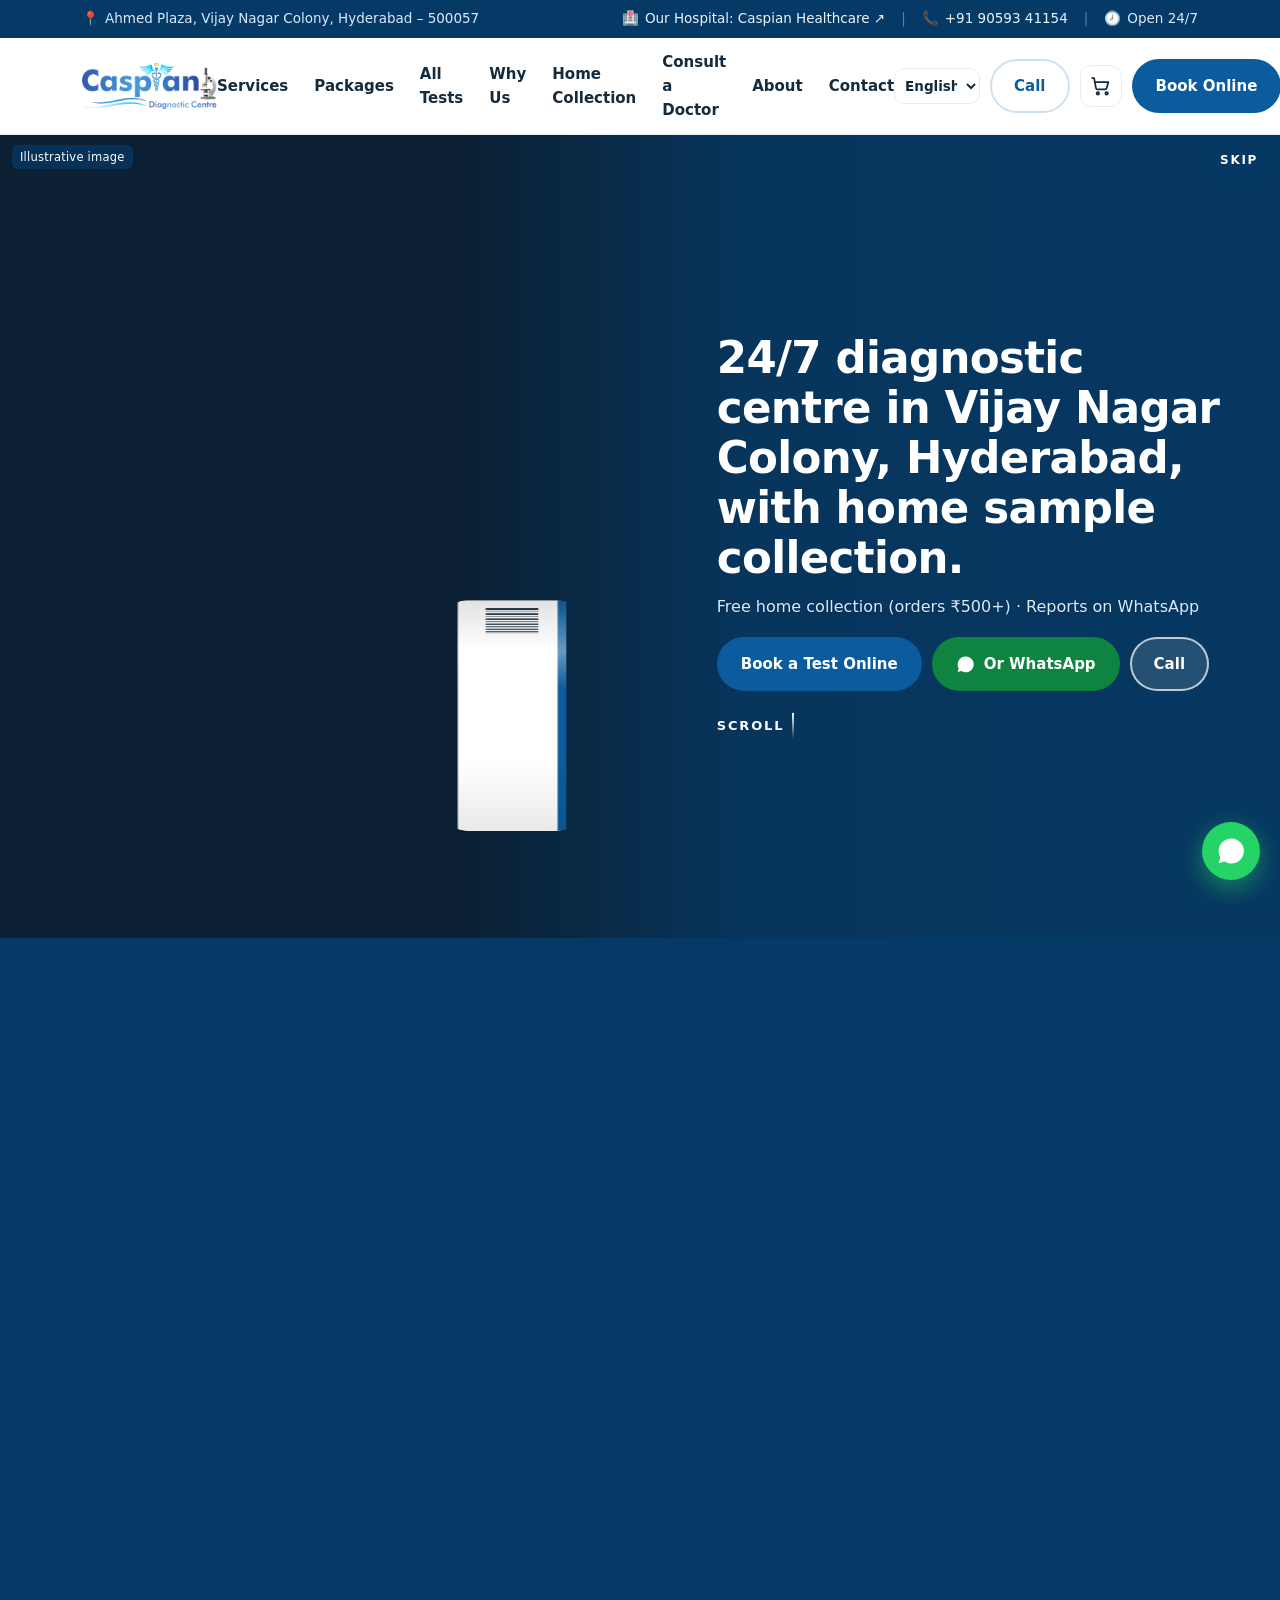
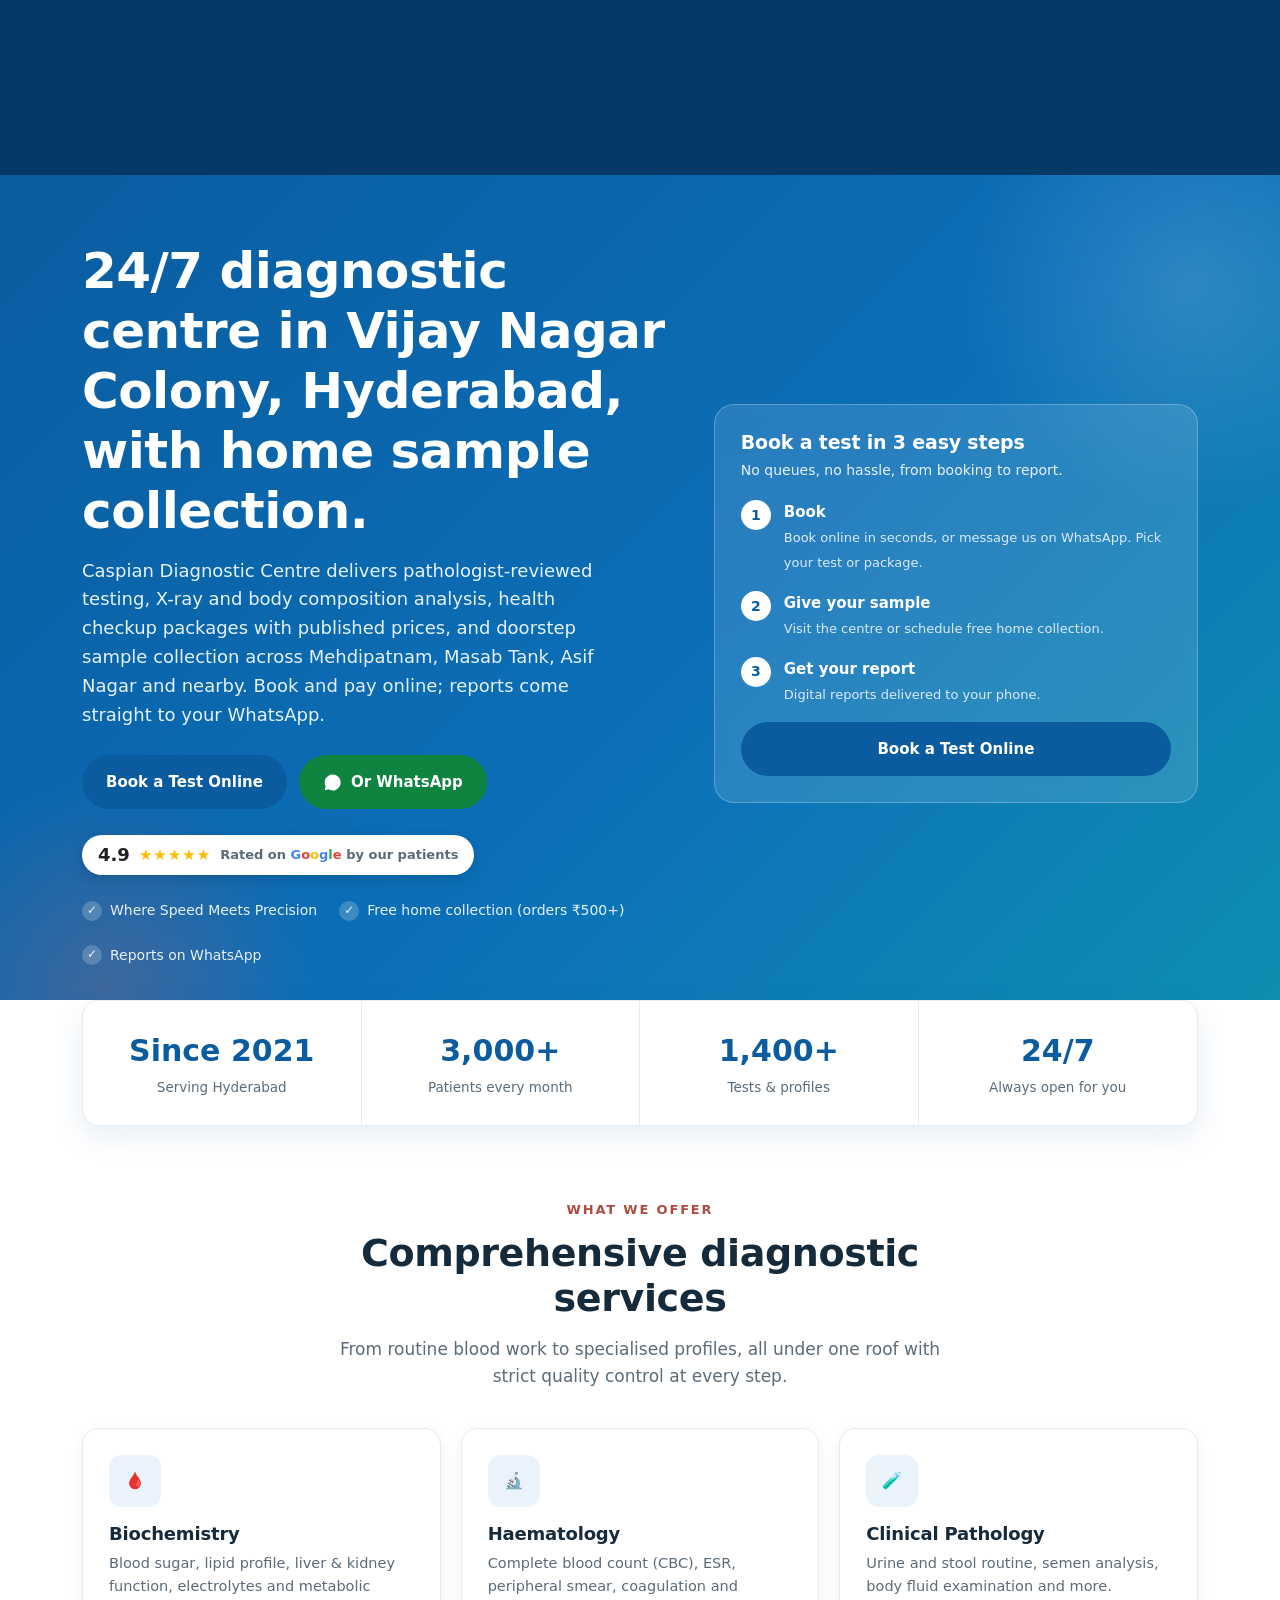
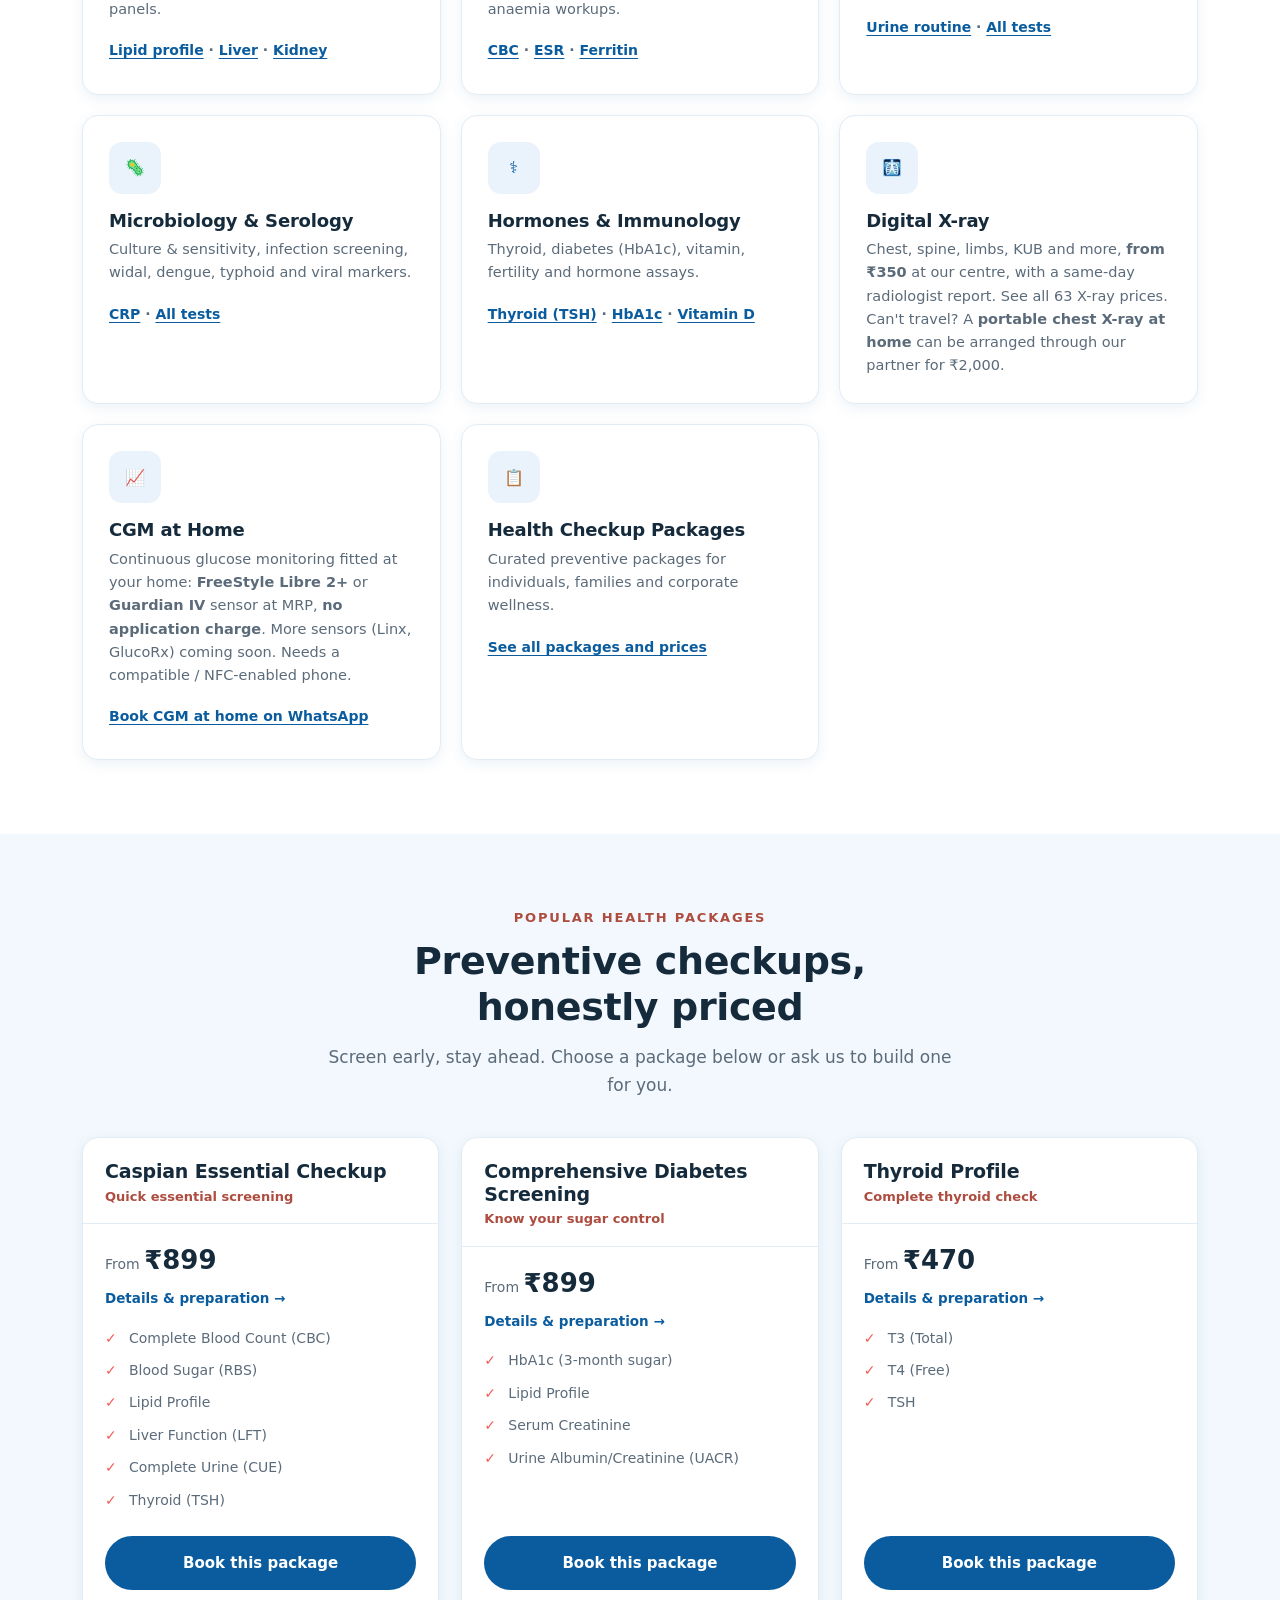
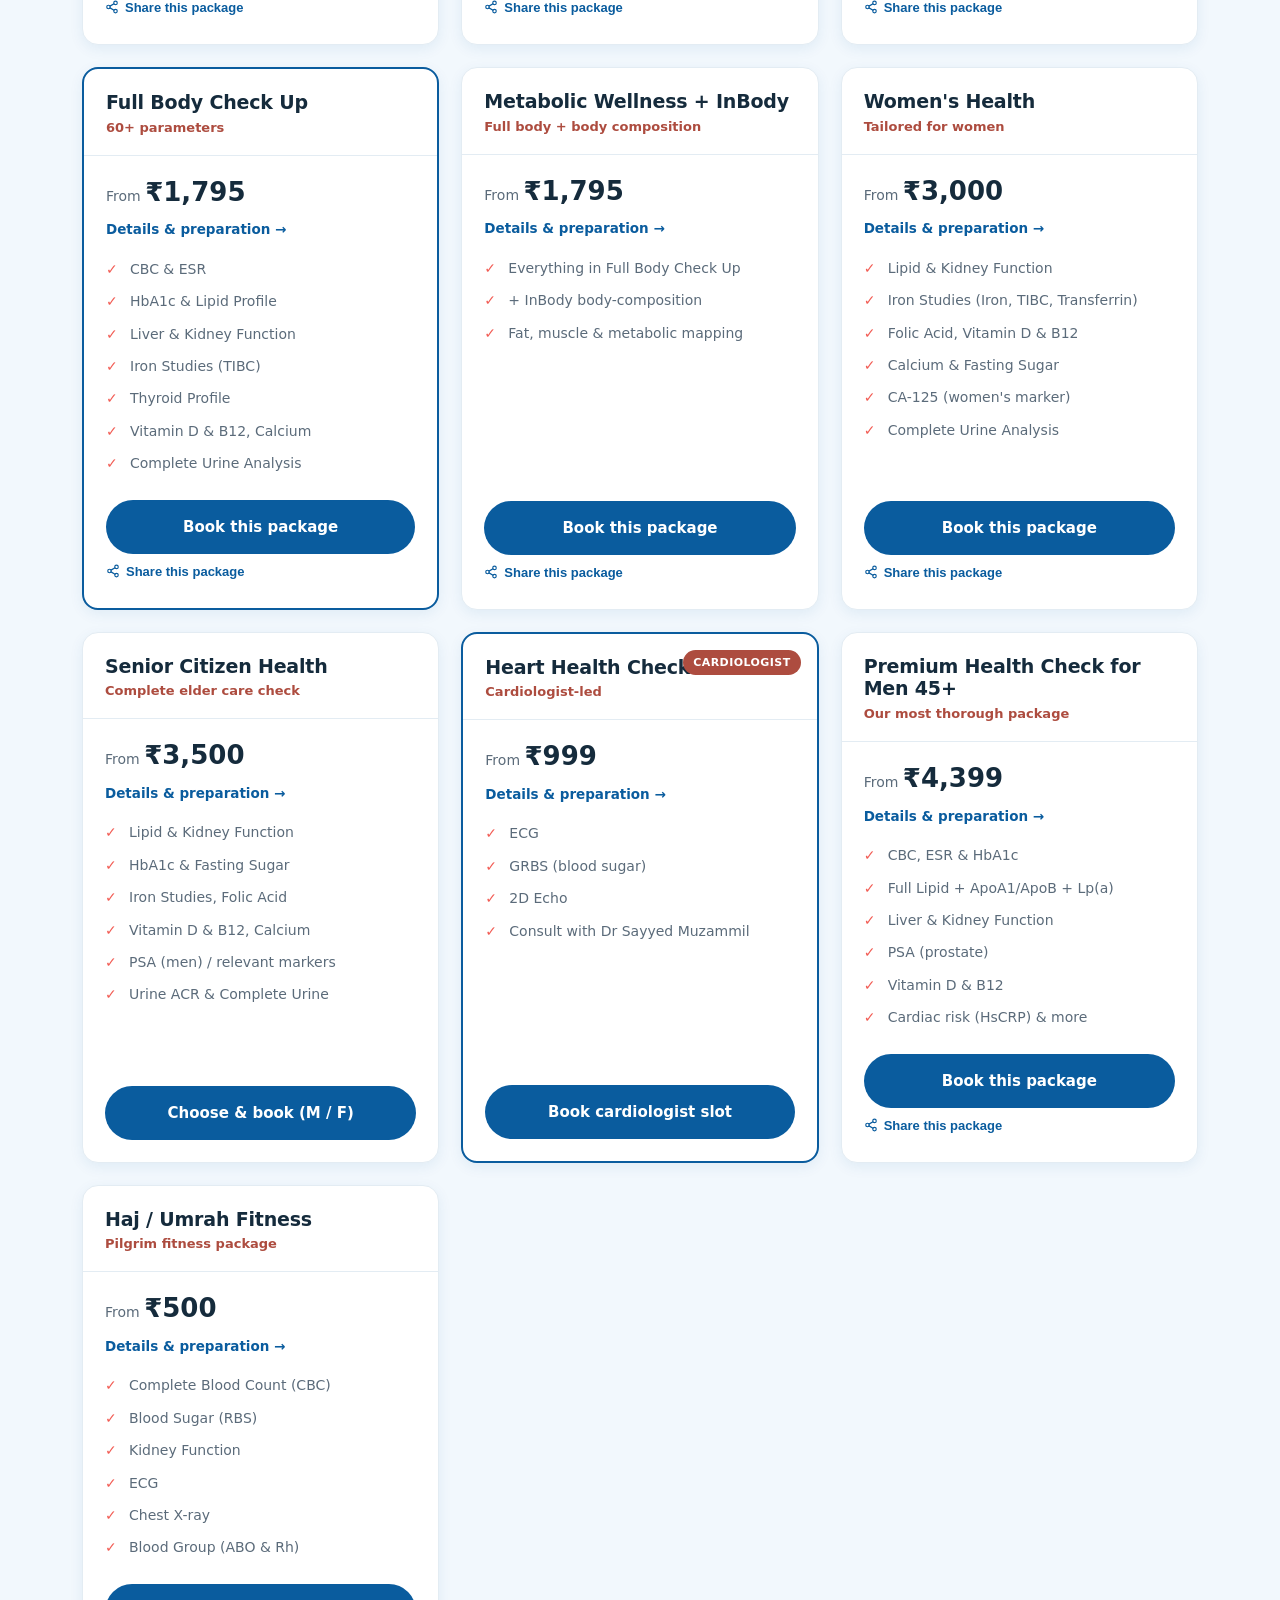
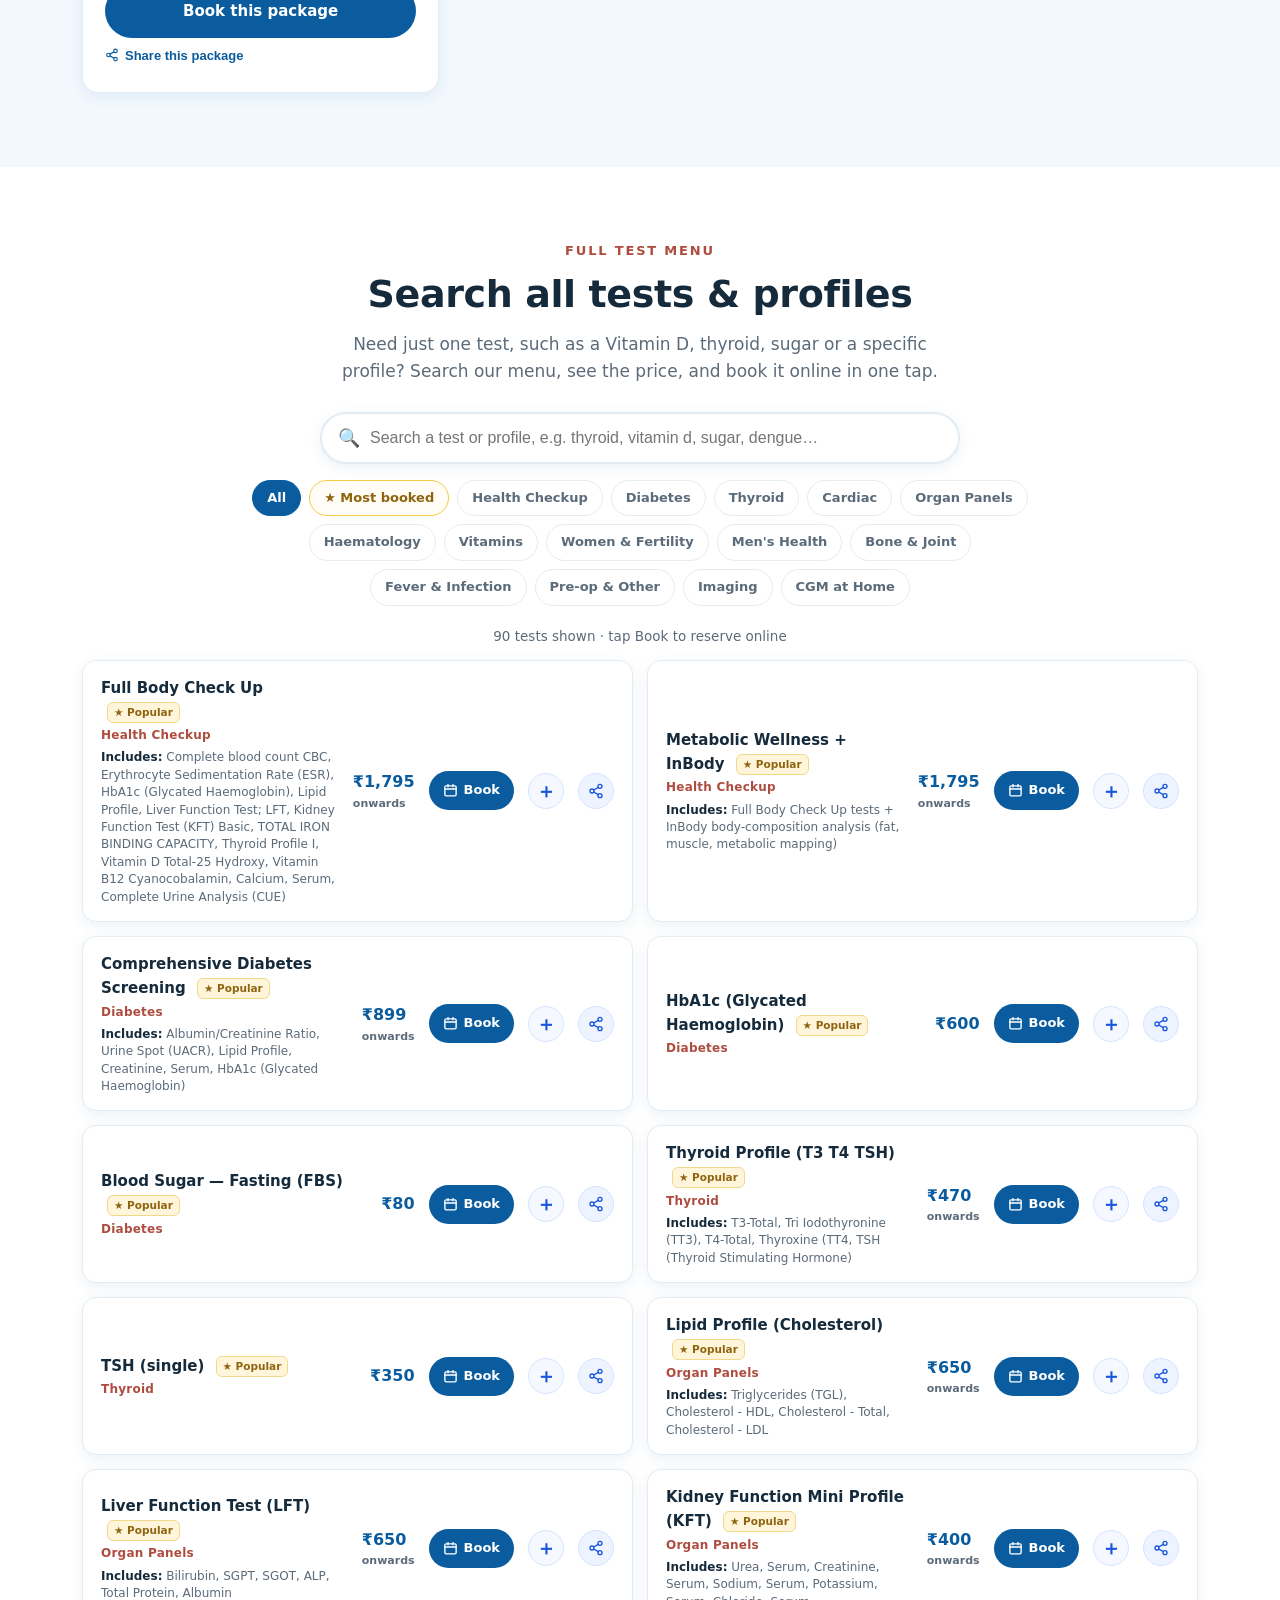
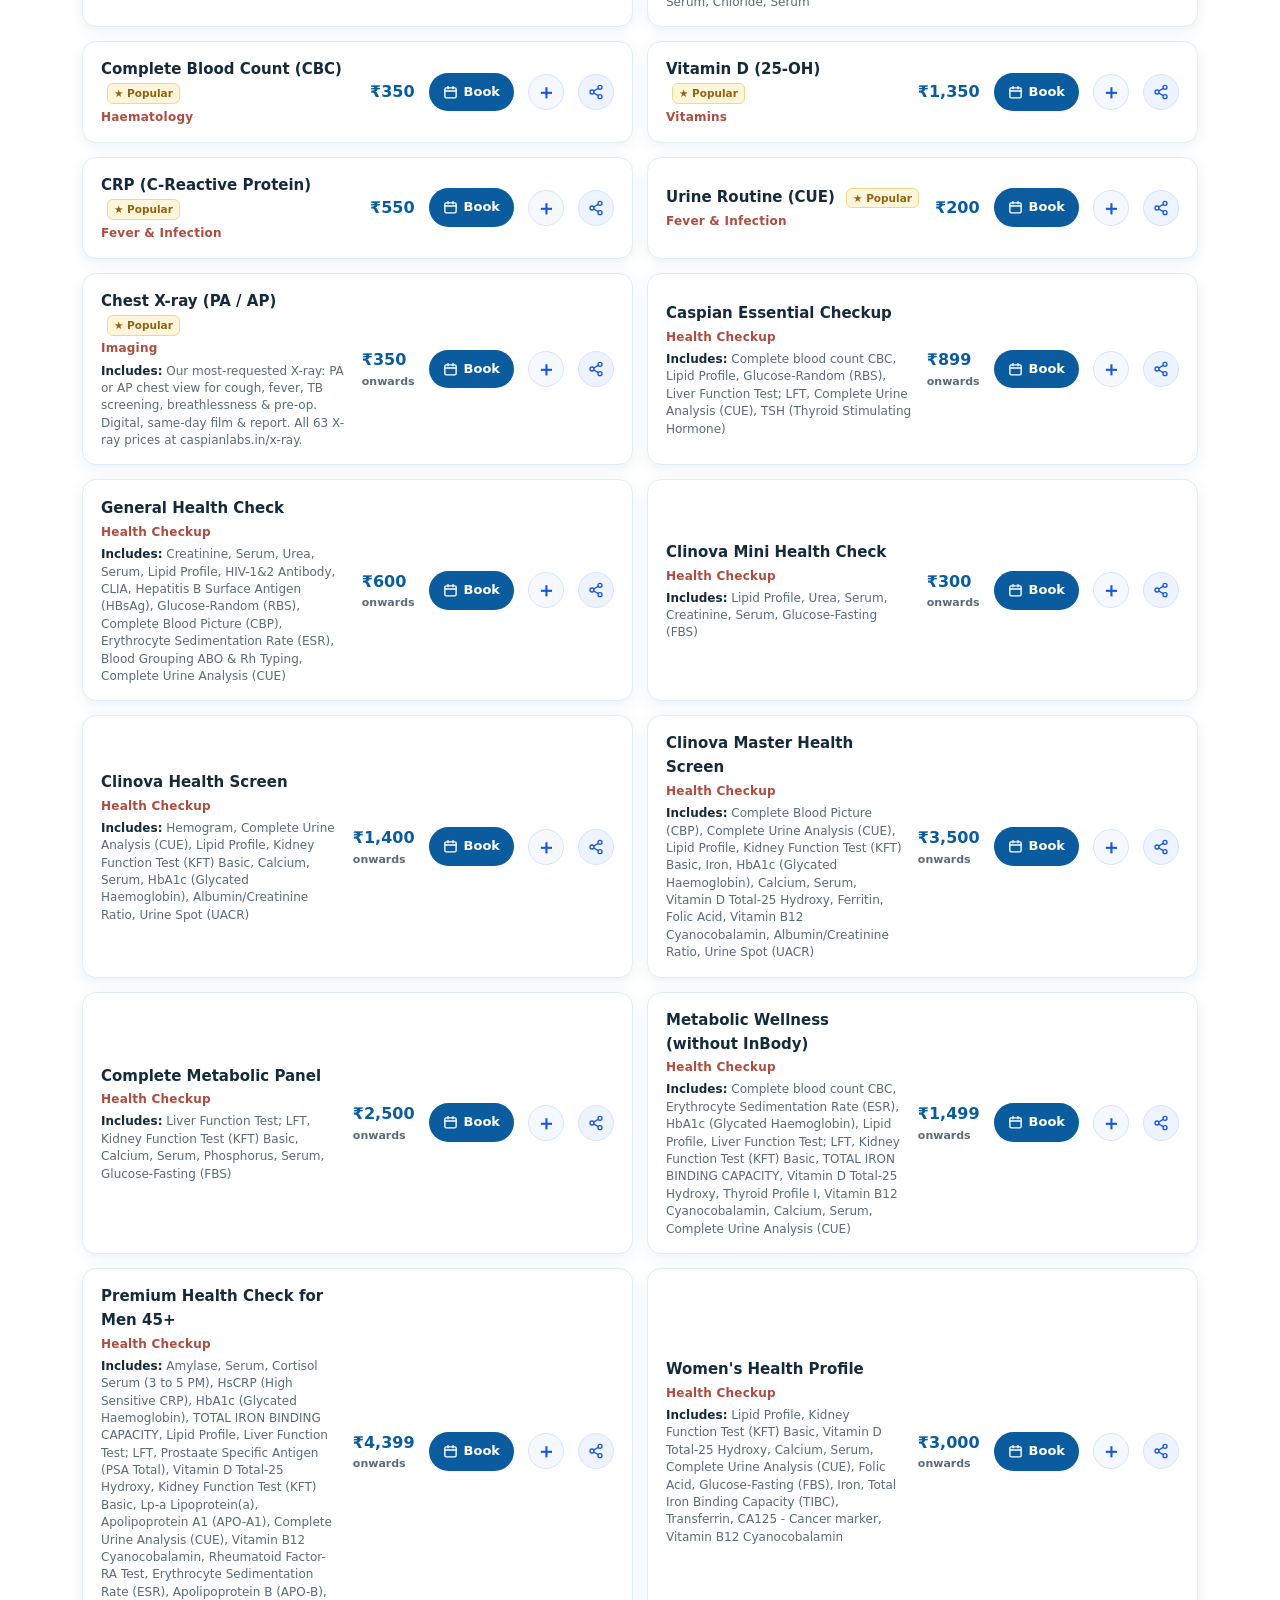
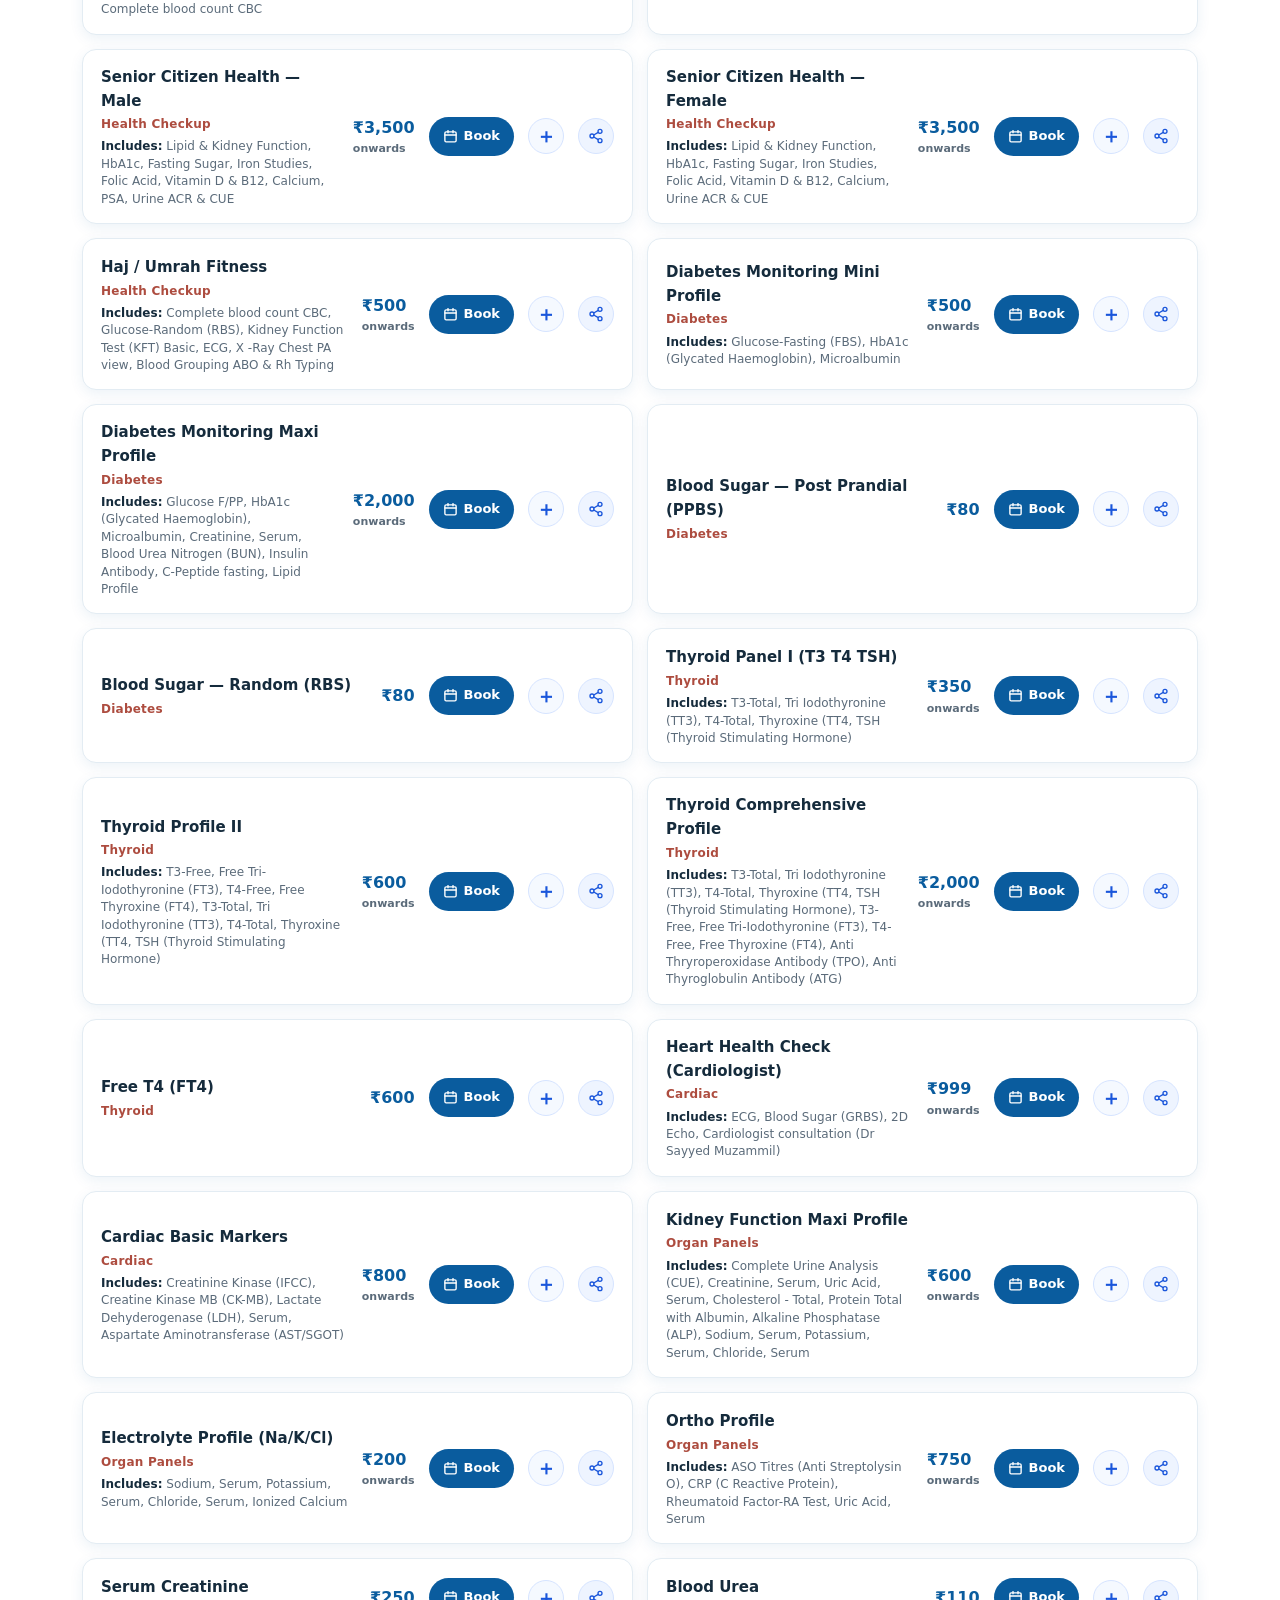
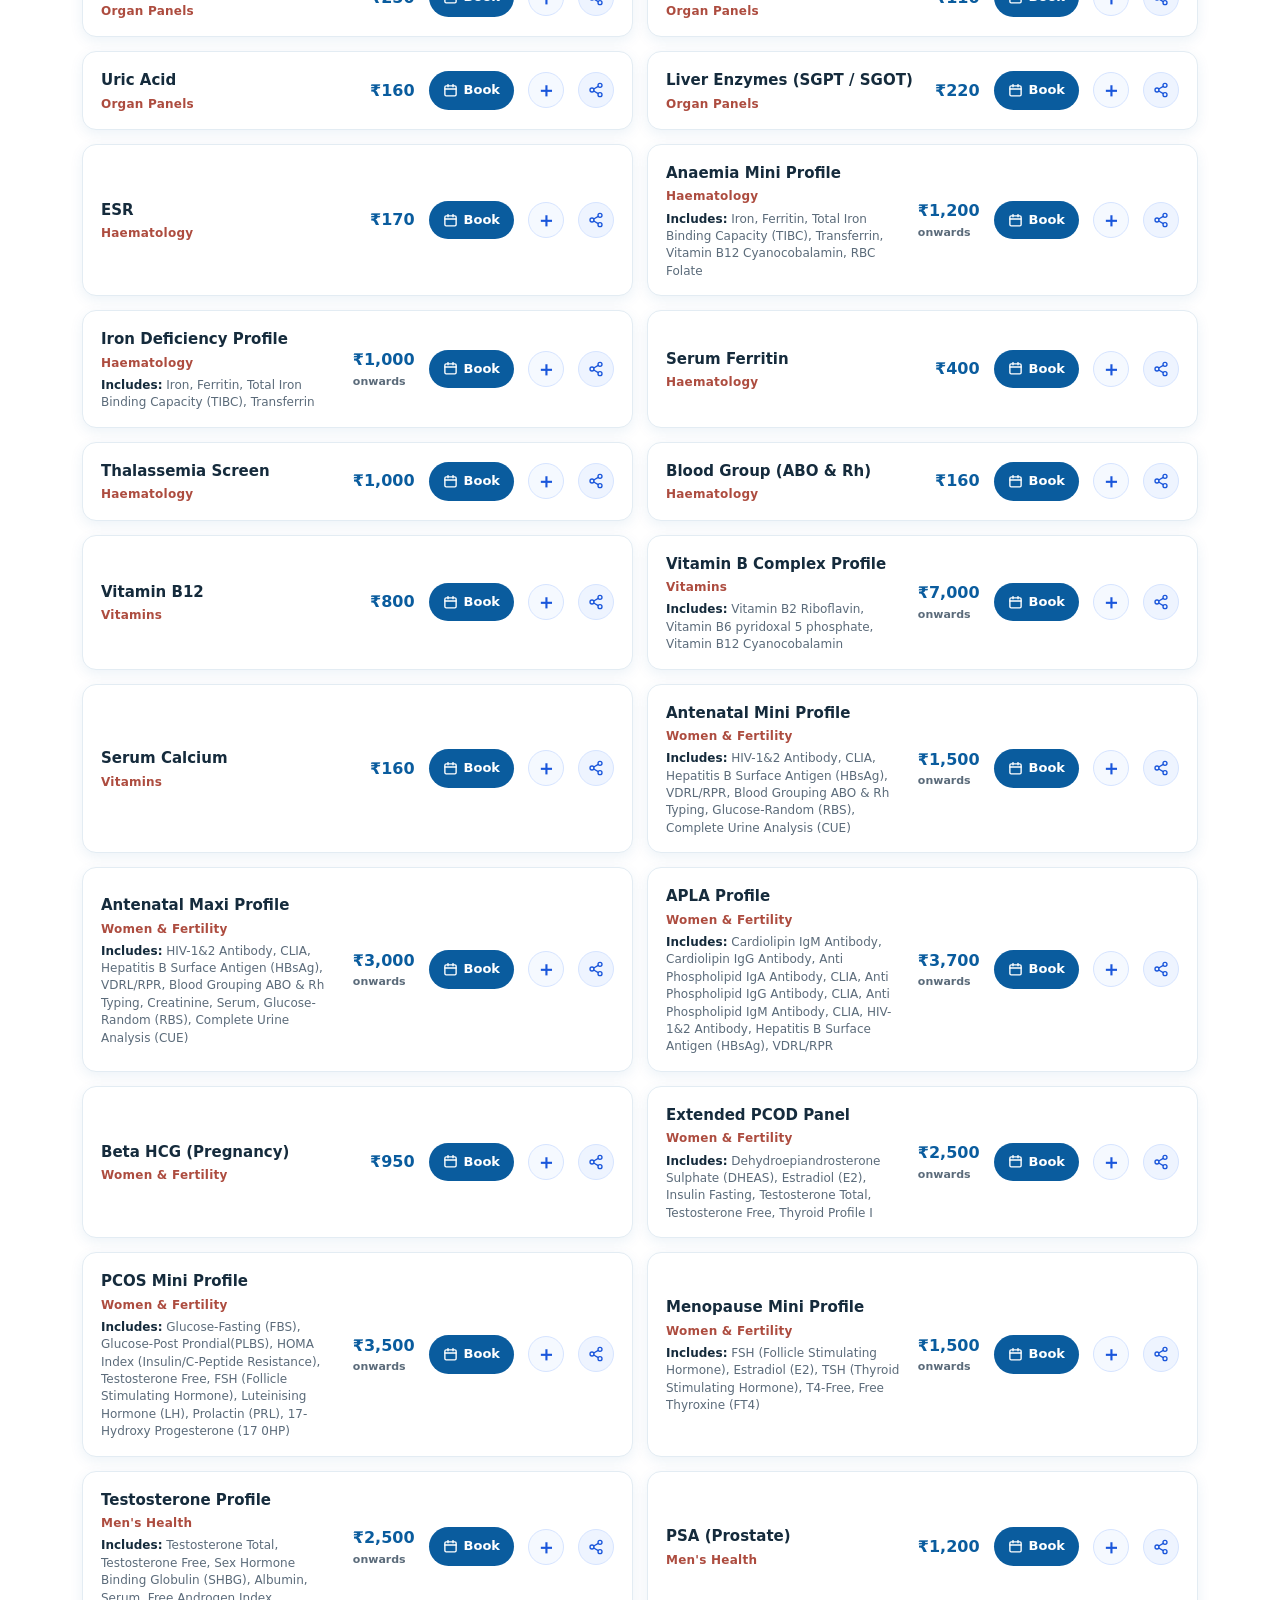
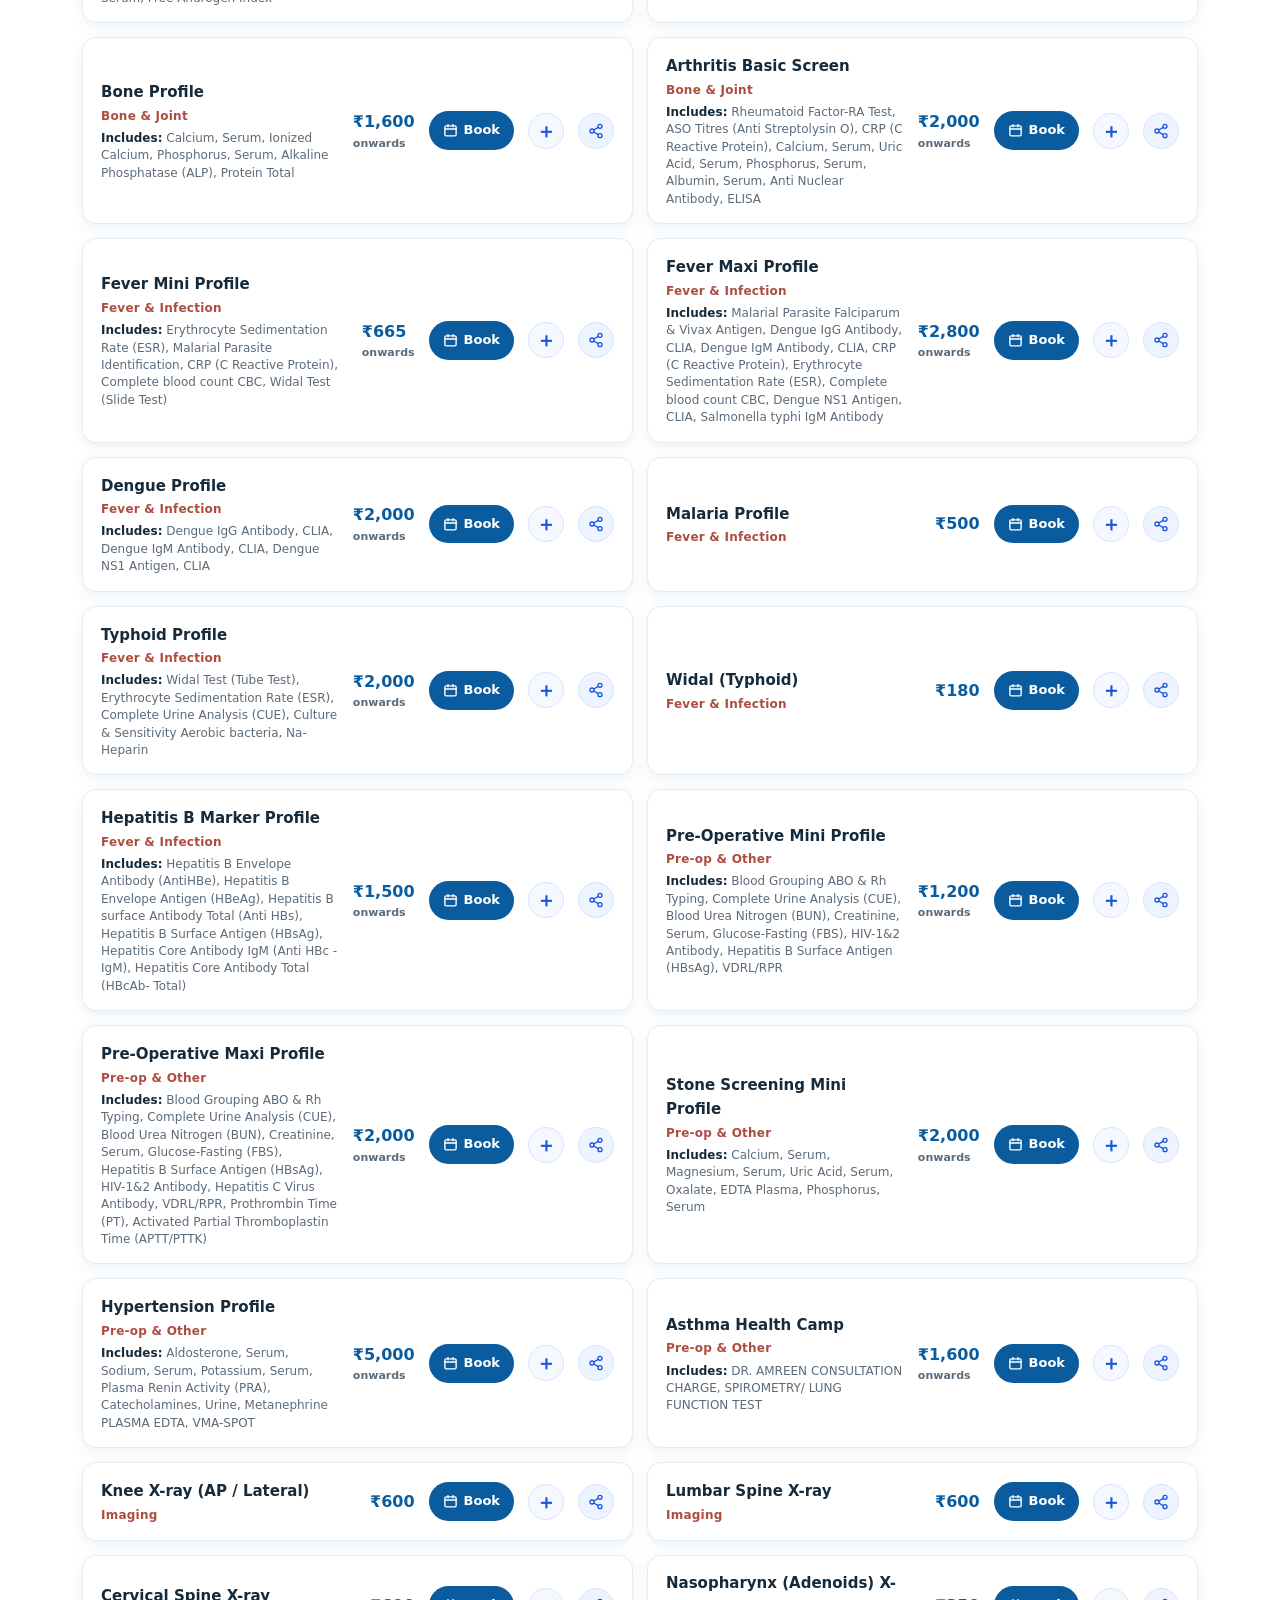
<file: index.html>
<!DOCTYPE html>
<html lang="en">
<head>
<meta charset="UTF-8">
<meta name="viewport" content="width=device-width, initial-scale=1.0">
<link rel="preconnect" href="https://www.googletagmanager.com" crossorigin>
<link rel="preconnect" href="https://connect.facebook.net" crossorigin>
<link rel="icon" type="image/webp" href="[data-uri]">
<link rel="apple-touch-icon" href="[data-uri]">
<title>Caspian Diagnostic Centre | 24/7 Lab, Vijay Nagar Colony, Hyderabad</title>
<meta name="description" content="24/7 diagnostic centre in Vijay Nagar Colony, Hyderabad (near Mehdipatnam, Masab Tank, Asif Nagar). Blood tests, X-ray, body composition analysis (BCA), health checkup packages from ₹899. Free home sample collection above ₹500. Book and pay online in 60 seconds.">
<style>
  :root{
    --blue:#0A5C9E; --blue-dark:#08487d; --blue-800:#063a66;
    --teal:#F25C54; --teal-dark:#ad4c3f;
    --ink:#152b3c; --muted:#5b6b7a; --line:#e3ecf3;
    --bg:#ffffff; --bg-soft:#f2f8fd; --bg-blue:#eaf3fb;
    --shadow:0 10px 30px rgba(10,92,158,.10); --shadow-sm:0 4px 14px rgba(10,92,158,.08);
    --radius:16px;
  }
  *{box-sizing:border-box;margin:0;padding:0}
  html{scroll-behavior:smooth;scroll-padding-top:84px;overflow-x:hidden}
  body{font-family:'Segoe UI',system-ui,-apple-system,Roboto,Helvetica,Arial,sans-serif;color:var(--ink);line-height:1.6;background:var(--bg);-webkit-font-smoothing:antialiased;overflow-x:hidden}
  h1,h2,h3{line-height:1.2;font-weight:700;letter-spacing:-.01em}
  a{color:inherit;text-decoration:none}
  img{max-width:100%}
  .wrap{max-width:1160px;margin:0 auto;padding:0 22px}
  .btn{display:inline-flex;align-items:center;gap:9px;font-weight:600;font-size:15px;padding:13px 22px;border-radius:999px;border:2px solid transparent;cursor:pointer;transition:.2s;white-space:nowrap}
  .btn-wa{background:#0f8440;color:#fff}
  .btn-wa:hover{background:#0d7237;transform:translateY(-1px)}
  .btn-primary{background:var(--blue);color:#fff}
  .btn-primary:hover{background:var(--blue-dark);transform:translateY(-1px)}
  .btn-ghost{background:transparent;color:var(--blue);border-color:#cfe1f1}
  .btn-ghost:hover{background:var(--bg-blue)}
  .btn-white{background:#fff;color:var(--blue)}
  .btn-white:hover{transform:translateY(-1px)}
  .sec{padding:74px 0}
  .sec-soft{background:var(--bg-soft)}
  .eyebrow{color:var(--teal-dark);font-weight:700;font-size:13px;letter-spacing:.14em;text-transform:uppercase;margin-bottom:10px}
  .sec h2{font-size:clamp(26px,3.4vw,38px);margin-bottom:14px}
  .lead{color:var(--muted);font-size:17px;max-width:640px}
  .center{text-align:center;margin:0 auto}

  /* top bar */
  .topbar{background:var(--blue-800);color:#dbeafe;font-size:13.5px}
  .topbar .wrap{display:flex;justify-content:space-between;align-items:center;gap:16px;padding:8px 22px;flex-wrap:wrap}
  .topbar a{color:#eaf3fb;font-weight:500}
  .topbar .ti{display:inline-flex;align-items:center;gap:6px}
  .topbar .sep{opacity:.4}

  /* nav */
  header.nav{position:sticky;top:0;z-index:50;background:rgba(255,255,255,.92);backdrop-filter:blur(10px);border-bottom:1px solid var(--line)}
  .nav .wrap{display:flex;align-items:center;justify-content:space-between;padding:12px 22px}
  .brand{display:flex;align-items:center;gap:11px}
  .brand .logo{width:42px;height:42px;flex:0 0 42px}
  .brand .bt{font-weight:800;font-size:19px;color:var(--blue);letter-spacing:-.02em;line-height:1}
  .brand .bs{font-size:11px;color:var(--muted);letter-spacing:.12em;text-transform:uppercase}
  nav.links{display:flex;align-items:center;gap:26px}
  nav.links a{font-weight:600;font-size:15px;color:var(--ink)}
  nav.links a:hover{color:var(--blue)}
  .nav-hosp{display:none}
  .nav-cta{display:flex;align-items:center;gap:10px}
  .nav-cart{position:relative;display:inline-flex;align-items:center;justify-content:center;width:42px;height:42px;border:1.5px solid var(--line);background:#fff;border-radius:11px;color:var(--ink);cursor:pointer;transition:.15s;flex:0 0 auto;padding:0}
  .nav-cart:hover{border-color:#cfe1f1;color:var(--blue)}
  .nav-cart .nc-badge{position:absolute;top:-7px;right:-7px;background:var(--blue);color:#fff;font-size:11px;font-weight:800;min-width:19px;height:19px;border-radius:999px;display:flex;align-items:center;justify-content:center;padding:0 5px;box-shadow:0 0 0 2px #fff}
  .nav-cart .nc-badge[hidden]{display:none}
  .nav-cart.bump{animation:ncbump .35s ease}
  @keyframes ncbump{0%{transform:scale(1)}40%{transform:scale(1.22)}100%{transform:scale(1)}}
  @media(max-width:640px){ .nav-cart{display:none} }
  .menu-btn{display:none;background:none;border:0;cursor:pointer;padding:6px}
  .menu-btn span{display:block;width:24px;height:2.5px;background:var(--ink);margin:5px 0;border-radius:2px;transition:.2s}

  /* hero */
  .hero{position:relative;background:linear-gradient(135deg,#0A5C9E 0%,#0b6fb8 55%,#0f8fb0 100%);color:#fff;overflow:hidden}
  .hero::after{content:"";position:absolute;right:-140px;top:-120px;width:460px;height:460px;background:radial-gradient(circle,rgba(255,255,255,.14),transparent 70%);border-radius:50%}
  .hero::before{content:"";position:absolute;left:-100px;bottom:-160px;width:420px;height:420px;background:radial-gradient(circle,rgba(242,92,84,.22),transparent 70%);border-radius:50%}
  .hero .wrap{position:relative;z-index:2;display:grid;grid-template-columns:1.1fr .9fr;gap:40px;align-items:center;padding-top:66px;padding-bottom:72px}
  .hero h1,.hero .hero-h1{font-size:clamp(30px,4.6vw,50px);margin-bottom:16px}
  .hero p.sub{font-size:18px;color:#e6f2fb;max-width:520px;margin-bottom:26px}
  .hero .cta{display:flex;gap:12px;flex-wrap:wrap;margin-bottom:26px}
  .hero .assure{display:flex;gap:22px;flex-wrap:wrap;font-size:14px;color:#e6f2fb}
  .hero .assure div{display:flex;align-items:center;gap:8px}
  .hero .tick{width:20px;height:20px;flex:0 0 20px;background:rgba(255,255,255,.2);border-radius:50%;display:grid;place-items:center;font-size:12px}
  .hero-card{background:rgba(255,255,255,.12);border:1px solid rgba(255,255,255,.25);border-radius:20px;padding:26px;backdrop-filter:blur(6px)}
  .hero-card h3,.hero-card .hc-title{font-size:19px;margin-bottom:6px;font-weight:800}
  .hero-card p{font-size:14px;color:#e6f2fb;margin-bottom:18px}
  .hero-card .step{display:flex;gap:13px;align-items:flex-start;margin-bottom:16px}
  .hero-card .num{width:30px;height:30px;flex:0 0 30px;background:#fff;color:var(--blue);border-radius:50%;display:grid;place-items:center;font-weight:800;font-size:14px}
  .hero-card .step b{display:block;font-size:15px}
  .hero-card .step span{font-size:13px;color:#dbeafe}

  /* stats */
  .stats{background:#fff;margin-top:-38px;position:relative;z-index:5}
  .stats .grid{background:#fff;border:1px solid var(--line);border-radius:var(--radius);box-shadow:var(--shadow);display:grid;grid-template-columns:repeat(4,1fr);overflow:hidden}
  .stats .cell{padding:26px 20px;text-align:center;border-right:1px solid var(--line)}
  .stats .cell:last-child{border-right:0}
  .stats .n{font-size:30px;font-weight:800;color:var(--blue)}
  .stats .l{font-size:13.5px;color:var(--muted);margin-top:2px}

  /* services */
  .cards{display:grid;grid-template-columns:repeat(3,1fr);gap:20px;margin-top:38px}
  .card{background:#fff;border:1px solid var(--line);border-radius:var(--radius);padding:26px;transition:.2s;box-shadow:var(--shadow-sm)}
  .card:hover{transform:translateY(-4px);box-shadow:var(--shadow);border-color:#cfe1f1}
  .card .ic{width:52px;height:52px;border-radius:13px;background:var(--bg-blue);color:var(--blue);display:grid;place-items:center;margin-bottom:16px}
  .card h3{font-size:18px;margin-bottom:7px}
  .card p{font-size:14.5px;color:var(--muted)}
  /* 17 Nov 2026, Clarity: dead taps on 18.5% of sessions; the department cards had no way in */
  .card .card-links{margin-top:12px;font-size:14px;font-weight:600}
  .card .card-links a{color:var(--blue);text-decoration:underline;text-underline-offset:.18em;display:inline-block;padding:6px 0}

  /* packages */
  .pkgs{display:grid;grid-template-columns:repeat(3,1fr);gap:22px;margin-top:38px}
  .pkg{background:#fff;border:1px solid var(--line);border-radius:var(--radius);overflow:hidden;display:flex;flex-direction:column;box-shadow:var(--shadow-sm);transition:.2s}
  .pkg:hover{transform:translateY(-4px);box-shadow:var(--shadow)}
  .pkg.feat{border:2px solid var(--blue)}
  .pkg .top{padding:22px 22px 16px;border-bottom:1px solid var(--line);position:relative}
  .pkg .tag{position:absolute;top:16px;right:16px;background:var(--teal-dark);color:#fff;font-size:11px;font-weight:700;padding:4px 10px;border-radius:999px;letter-spacing:.04em}
  .pkg h3{font-size:19px;margin-bottom:4px}
  .pkg .cnt{font-size:13px;color:var(--teal-dark);font-weight:600}
  .pkg .price{padding:16px 22px 6px;font-size:14px;color:var(--muted)}
  .pkg .price b{font-size:26px;color:var(--ink);font-weight:800}
  .pkg .more{padding:0 22px 4px;font-size:13.5px}
  .pkg .more a{color:var(--blue);font-weight:600;text-decoration:none}
  .pkg .more a:hover{text-decoration:underline}
  .pkg ul{list-style:none;padding:8px 22px 20px;flex:1}
  .pkg li{font-size:14px;color:var(--muted);padding:5px 0 5px 24px;position:relative}
  .pkg li::before{content:"✓";position:absolute;left:0;color:var(--teal);font-weight:800}
  .pkg .act{padding:0 22px 22px}
  .pkg .act .btn{width:100%;justify-content:center}

  /* all tests directory */
  .dir-search{max-width:640px;margin:26px auto 8px;position:relative}
  .dir-search input{width:100%;font-size:16px;padding:15px 18px 15px 48px;border:2px solid var(--line);border-radius:999px;background:#fff;color:var(--ink);outline:none;transition:.2s;box-shadow:var(--shadow-sm)}
  .dir-search input:focus{border-color:var(--blue)}
  .dir-search .si{position:absolute;left:18px;top:50%;transform:translateY(-50%);color:var(--muted);font-size:18px}
  .dir-chips{display:flex;flex-wrap:wrap;gap:8px;justify-content:center;margin:16px auto 0;max-width:820px}
  .dir-chip{background:#fff;border:1.5px solid var(--line);color:var(--muted);font-size:13px;font-weight:600;padding:7px 14px;border-radius:999px;cursor:pointer;transition:.15s}
  .dir-chip:hover{border-color:#cfe1f1;color:var(--blue)}
  .dir-chip.on{background:var(--blue);border-color:var(--blue);color:#fff}
  .dir-chip-pop{border-color:#f6c945;color:#8f6410;background:#fffdf5}
  .dir-chip-pop.on{background:#f6b21b;border-color:#f6b21b;color:#3a2a00}
  .ti-pop{display:inline-block;font-size:10.5px;font-weight:800;color:#8f6410;background:#fff5da;border:1px solid #f2d98a;border-radius:6px;padding:1px 6px;margin-left:6px;vertical-align:middle;white-space:nowrap}
  .dir-count{text-align:center;color:var(--muted);font-size:13.5px;margin:20px 0 6px}
  .dir-list{display:grid;grid-template-columns:repeat(2,1fr);gap:14px;margin-top:12px}
  .titem{display:flex;align-items:center;gap:14px;background:#fff;border:1px solid var(--line);border-radius:14px;padding:15px 18px;box-shadow:var(--shadow-sm);transition:.15s}
  .titem:hover{border-color:#cfe1f1;transform:translateY(-2px)}
  .titem .ti-main{flex:1;min-width:0}
  .titem .ti-name{font-weight:700;font-size:15px;color:var(--ink);cursor:pointer;display:inline-block}
  .titem .ti-name:hover{color:var(--blue);text-decoration:underline;text-underline-offset:2px}
  .titem .ti-cat{font-size:12px;color:var(--teal-dark);font-weight:600;letter-spacing:.02em;margin-top:2px}
  .titem .ti-inc{font-size:12px;color:var(--muted);margin-top:4px;line-height:1.45}
  .titem .ti-inc b{color:var(--ink);font-weight:600}
  .dir-hit{background:#fff6d6;border-radius:3px;padding:0 2px;font-weight:700;color:#8a6d1b}
  .titem .ti-price{font-weight:800;font-size:16px;color:var(--blue);white-space:nowrap}
  .titem .ti-price small{display:block;font-weight:600;font-size:11px;color:var(--muted)}
  .titem .ti-ask{font-size:12.5px;color:var(--muted);font-weight:600;white-space:nowrap}
  .titem .ti-book{flex:0 0 auto;background:var(--blue);color:#fff;font-weight:700;font-size:13px;padding:9px 14px;border-radius:999px;display:inline-flex;align-items:center;gap:6px;white-space:nowrap;transition:.15s}
  .titem .ti-book:hover{background:#1447b8}
  a:focus-visible,button:focus-visible,input:focus-visible,select:focus-visible,textarea:focus-visible,.dir-chip:focus-visible,.bk-mode:focus-visible,.ti-share:focus-visible{outline:2px solid #1a56db;outline-offset:2px;border-radius:6px}
  .ti-share{flex:0 0 auto;background:#eef4ff;border:1px solid #d6e4ff;color:#1a56db;width:36px;height:36px;border-radius:50%;display:inline-grid;place-items:center;cursor:pointer;transition:.15s;padding:0}
  .ti-share:hover{background:#dbe8ff}
  .pkg .act .pkg-share{margin-top:10px;background:none;border:0;color:var(--blue);font-weight:600;font-size:13px;cursor:pointer;display:inline-flex;align-items:center;gap:6px}
  .pkg .act .pkg-share:hover{text-decoration:underline}
  /* share popover */
  #sharePop{position:absolute;z-index:9998;background:#fff;border:1px solid var(--line);border-radius:12px;box-shadow:0 12px 34px rgba(15,23,42,.2);padding:6px;display:none;min-width:180px}
  #sharePop.on{display:block}
  #sharePop .sp-title{font-size:11.5px;font-weight:700;color:var(--muted);padding:6px 10px 4px}
  #sharePop button{display:flex;align-items:center;gap:10px;width:100%;background:none;border:0;padding:10px 10px;border-radius:8px;font-size:14px;color:#0f2444;cursor:pointer;text-align:left;font-family:inherit}
  #sharePop button:hover{background:#f1f5f9}
  #toast{position:fixed;left:50%;bottom:88px;transform:translateX(-50%) translateY(20px);background:#0f2444;color:#fff;font-size:14px;font-weight:600;padding:11px 20px;border-radius:999px;box-shadow:0 8px 24px rgba(0,0,0,.25);opacity:0;pointer-events:none;transition:.25s;z-index:10000}
  @media(max-width:640px){ #toast{bottom:150px} }
  #toast.on{opacity:1;transform:translateX(-50%) translateY(0)}
  .dir-empty{text-align:center;color:var(--muted);padding:34px 0;font-size:15px}
  .dir-portal{background:var(--bg-blue);border:1px dashed #bcdcf5;color:var(--blue-dark);border-radius:14px;padding:14px 18px;margin:22px auto 0;max-width:760px;text-align:center;font-size:13.5px}
  .dir-more-head{margin:26px 0 12px;padding-top:20px;border-top:1px dashed var(--line);font-size:13.5px;color:var(--muted)}
  .dir-more-head b{color:var(--blue-dark)}
  .titem.cat-item .ti-price{font-size:13px;color:var(--muted);font-weight:600}
  @media(max-width:640px){.dir-list{grid-template-columns:1fr}.titem .ti-book span{display:none}}

  /* why / features */
  .feat-grid{display:grid;grid-template-columns:repeat(2,1fr);gap:26px;margin-top:36px}
  .frow{display:flex;gap:16px;align-items:flex-start}
  .frow .ic{width:46px;height:46px;flex:0 0 46px;border-radius:12px;background:var(--bg-blue);color:var(--blue);display:grid;place-items:center}
  .frow h3{font-size:17px;margin-bottom:3px}
  .frow p{font-size:14.5px;color:var(--muted)}

  /* home collection band */
  .band{background:linear-gradient(120deg,var(--blue) 0%,var(--teal-dark) 130%);color:#fff;border-radius:22px;padding:44px;display:grid;grid-template-columns:1.4fr auto;gap:30px;align-items:center}
  .band h2{color:#fff;font-size:clamp(24px,3vw,32px);margin-bottom:10px}
  .band p{color:#e6f2fb;max-width:560px}
  .band .act{display:flex;gap:12px;flex-wrap:wrap}

  /* about */
  .about-grid{display:grid;grid-template-columns:1fr 1fr;gap:44px;align-items:center}
  .about-grid .imgbox{background:linear-gradient(135deg,#eaf3fb,#e5f6f3);border:1px solid var(--line);border-radius:var(--radius);min-height:320px;display:grid;place-items:center;text-align:center;padding:30px;color:var(--blue)}
  .about p{color:var(--muted);margin-bottom:14px}
  .chips{display:flex;flex-wrap:wrap;gap:10px;margin-top:8px}
  .chip{background:var(--bg-blue);color:var(--blue-dark);font-size:13px;font-weight:600;padding:7px 14px;border-radius:999px}

  /* contact */
  .contact-grid{display:grid;grid-template-columns:1fr 1fr;gap:34px}
  .cbox{background:#fff;border:1px solid var(--line);border-radius:var(--radius);padding:14px;box-shadow:var(--shadow-sm)}
  .cbox iframe{width:100%;height:340px;border:0;border-radius:12px;display:block}
  .cinfo .row{display:flex;gap:15px;align-items:flex-start;margin-bottom:22px}
  .cinfo .ic{width:46px;height:46px;flex:0 0 46px;border-radius:12px;background:var(--bg-blue);color:var(--blue);display:grid;place-items:center}
  .cinfo .row b{display:block;font-size:16px;margin-bottom:2px}
  .cinfo .row span,.cinfo .row a{font-size:14.5px;color:var(--muted)}
  .cinfo .row a:hover{color:var(--blue)}

  /* footer */
  footer{background:var(--blue-800);color:#cde2f2;padding:52px 0 24px;font-size:14.5px}
  footer .cols{display:grid;grid-template-columns:1.4fr 1fr 1fr;gap:34px;margin-bottom:34px}
  footer h4,footer h3{color:#fff;font-size:16px;margin-bottom:14px}
  footer a{color:#cde2f2;display:block;padding:4px 0}
  footer a:hover{color:#fff}
  footer .fbrand{display:flex;align-items:center;gap:10px;margin-bottom:12px}
  footer .fbrand .bt{color:#fff;font-weight:800;font-size:18px}
  footer .bottom{border-top:1px solid rgba(255,255,255,.15);padding-top:18px;display:flex;justify-content:space-between;flex-wrap:wrap;gap:10px;font-size:13px;color:#a9c8e0}

  /* floating whatsapp */
  .fab{position:fixed;right:20px;bottom:20px;z-index:60;background:#25D366;color:#fff;width:58px;height:58px;border-radius:50%;display:grid;place-items:center;box-shadow:0 8px 24px rgba(37,211,102,.5);transition:.2s}
  .fab:hover{transform:scale(1.08)}

  .note{background:#fff8e6;border:1px dashed #e8c65a;color:#8a6d1b;font-size:13.5px;border-radius:12px;padding:12px 16px;margin-top:22px}
  .note b{color:#6b520f}

  @media(max-width:900px){
    .hero .wrap{grid-template-columns:1fr;gap:28px}
    .about-grid,.contact-grid,.band{grid-template-columns:1fr}
    .band{text-align:left;padding:30px}
    .cards,.pkgs{grid-template-columns:repeat(2,1fr)}
    .feat-grid{grid-template-columns:1fr}
    .stats .grid{grid-template-columns:repeat(2,1fr)}
    .stats .cell:nth-child(2){border-right:0}
    .stats .cell{border-bottom:1px solid var(--line)}
    footer .cols{grid-template-columns:1fr 1fr;gap:24px}
  }
  @media(max-width:640px){
    nav.links{position:fixed;top:0;right:0;height:100vh;width:78%;max-width:320px;background:#fff;flex-direction:column;align-items:flex-start;padding:80px 28px;gap:8px;box-shadow:-10px 0 40px rgba(0,0,0,.15);transform:translateX(100%);visibility:hidden;transition:transform .3s ease,visibility .3s}
    nav.links.open{transform:translateX(0);visibility:visible}
    nav.links a{padding:12px 0;width:100%;border-bottom:1px solid var(--line)}
    .menu-btn{display:block;z-index:70}
    nav.links a.nav-hosp{display:block;color:var(--blue);font-weight:700}
    .nav-cta .btn-ghost{display:none}
    .cards,.pkgs{grid-template-columns:1fr}
    .topbar .hide-sm{display:none}
    .sec{padding:52px 0}
    .band{padding:24px}
    footer .cols{grid-template-columns:1fr;gap:20px}
    .band .act .btn{width:100%;justify-content:center}
  }

  .logo-img{height:46px;width:auto;display:block}
  .foot-logo{background:#fff;padding:9px 15px;border-radius:11px;display:inline-block;line-height:0}
  .foot-logo img{height:42px;width:auto;display:block}
  @media(max-width:640px){.logo-img{height:38px}}
  .ftag{color:#8fd3ff;font-style:italic;font-weight:600;font-size:14px;margin-top:10px}

  .blogo{width:40px;height:40px;flex:0 0 40px}
  .btwrap{display:flex;flex-direction:column;line-height:1}
  .bt{font-weight:800;font-size:20px;color:var(--blue);letter-spacing:-.02em}
  .bs{font-size:10px;color:var(--muted);letter-spacing:.16em;text-transform:uppercase;margin-top:2px}
  .fbt{color:#fff;font-weight:800;font-size:18px}

  /* FAQ */
  .faq-item{background:#fff;border:1px solid var(--line);border-radius:12px;margin-bottom:12px;box-shadow:var(--shadow-sm);overflow:hidden}
  .faq-item summary{list-style:none;cursor:pointer;padding:17px 22px;font-weight:600;font-size:16px;color:var(--ink);display:flex;justify-content:space-between;align-items:center;gap:14px}
  .faq-item summary::-webkit-details-marker{display:none}
  .faq-item summary::after{content:"+";font-size:24px;font-weight:400;color:var(--blue);transition:.2s;flex:0 0 auto;line-height:1}
  .faq-item[open] summary::after{transform:rotate(45deg)}
  .faq-item summary:hover{color:var(--blue)}
  .faq-item p{padding:0 22px 18px;color:var(--muted);font-size:15px}

  /* ===== Brand logo (inlined) ===== */
  :root{--logo:url("/logo.webp")}
  .brand .logo-img{height:48px;width:135px;background:var(--logo) left center/contain no-repeat;display:block}
  @media(max-width:640px){.brand .logo-img{height:40px;width:112px}}
  /* Phone header fit (Nov 2026): logo, language select, Book Online and the menu button must fit
     inside 320 to 414px with no part cut off. Desktop is untouched. The select gets its size from
     inline styles set by i18n.js, so those need !important here. */
  @media(max-width:640px){
    .nav .wrap{padding:10px 12px;gap:6px}
    .brand{flex:0 1 auto;min-width:0}
    .brand .logo-img{height:34px;width:96px}
    .nav-cta{gap:6px;flex:0 0 auto}
    #cdcLangSel{max-width:78px!important;font-size:12.5px!important;padding:6px 1px!important}
    .nav-cta .btn-primary{padding:9px 12px;font-size:13.5px;width:auto}
    .menu-btn{padding:6px 2px}
  }
  /* very narrow phones: the fixed bottom bar already carries "Book a test", so the header drops its copy */
  @media(max-width:359px){.nav-cta .btn-primary{display:none}}
  .foot-logo{background:#fff;padding:10px 16px;border-radius:11px;display:inline-block}
  .foot-logo .li{height:46px;width:127px;background:var(--logo) center/contain no-repeat;display:block}

  /* Google rating badge */
  .grating{display:inline-flex;align-items:center;gap:9px;background:#fff;border-radius:999px;padding:8px 16px;box-shadow:0 4px 14px rgba(0,0,0,.14);margin-bottom:24px;text-decoration:none;transition:.2s;max-width:100%;flex-wrap:wrap;justify-content:center}
  .grating:hover{transform:translateY(-1px);box-shadow:0 7px 20px rgba(0,0,0,.2)}
  .grating .gnum{font-weight:800;font-size:18px;color:#202124;line-height:1}
  .grating .gstars{color:#fbbc04;font-size:15px;letter-spacing:1px}
  .grating .glbl{font-size:13px;color:#5b6b7a;font-weight:600}
  .gg{font-weight:700}.gg .b{color:#4285F4}.gg .r{color:#ea4335}.gg .y{color:#fbbc04}.gg .g{color:#34a853}
  .btn-google{background:#fff;color:#202124;border:1.5px solid #dadce0;box-shadow:var(--shadow-sm)}
  .btn-google:hover{background:#f6f9ff;transform:translateY(-1px);border-color:#c8d2df}
</style>

<!-- ===== SEO: canonical + social preview ===== -->
<link rel="canonical" href="https://www.caspianlabs.in/">
<link rel="alternate" hreflang="en-IN" href="https://www.caspianlabs.in/">
<link rel="alternate" hreflang="te-IN" href="https://www.caspianlabs.in/te">
<link rel="alternate" hreflang="ur-IN" href="https://www.caspianlabs.in/ur">
<link rel="alternate" hreflang="hi-IN" href="https://www.caspianlabs.in/hi">
<meta name="robots" content="index, follow">
<meta name="keywords" content="diagnostic centre Hyderabad, pathology lab Vijay Nagar, blood test Hyderabad, health checkup packages, home sample collection Hyderabad, HbA1c, thyroid profile, full body checkup">
<meta name="author" content="Caspian Diagnostic Centre">
<meta property="og:title" content="Caspian Diagnostic Centre | 24/7 Diagnostic Lab in Vijay Nagar Colony, Hyderabad">
<meta property="og:description" content="Pathologist-reviewed testing, health checkup packages &amp; home sample collection in Hyderabad. Open 24/7. Book online in seconds.">
<meta property="og:image" content="https://www.caspianlabs.in/ogimage.png">
<meta property="og:image:width" content="1200">
<meta property="og:image:height" content="630">
<meta property="og:url" content="https://www.caspianlabs.in/">
<meta property="og:type" content="website">
<meta property="og:site_name" content="Caspian Diagnostic Centre">
<meta property="og:locale" content="en_IN">
<meta name="twitter:card" content="summary_large_image">
<meta name="twitter:title" content="Caspian Diagnostic Centre | 24/7 Diagnostic Lab in Vijay Nagar Colony, Hyderabad">
<meta name="twitter:description" content="Pathologist-reviewed testing, health packages &amp; home collection. Open 24/7. Book online in seconds.">
<meta name="twitter:image" content="https://www.caspianlabs.in/ogimage.png">

<!-- ===== Structured data: MedicalBusiness ===== -->
<script type="application/ld+json">
{
  "@context":"https://schema.org",
  "@type":"MedicalBusiness",
  "@id":"https://www.caspianlabs.in/#business",
  "name":"Caspian Diagnostic Centre",
  "alternateName":"Caspian Labs",
  "description":"24/7 pathology lab, X-ray, body composition analysis, health checkup packages and home sample collection in Vijay Nagar Colony, Hyderabad. Government of Telangana and PCPNDT registered.",
  "url":"https://www.caspianlabs.in/",
  "logo":"https://www.caspianlabs.in/ogimage.png",
  "image":"https://www.caspianlabs.in/ogimage.png",
  "telephone":"+91-90593-41154",
  "email":"info@caspianlabs.in",
  "priceRange":"₹₹",
  "medicalSpecialty":"Pathology",
  "currenciesAccepted":"INR",
  "foundingDate":"2021",
  "address":{
    "@type":"PostalAddress",
    "streetAddress":"10-3-761/8, Ahmed Plaza, Vijay Nagar Colony",
    "addressLocality":"Hyderabad",
    "postalCode":"500057",
    "addressRegion":"Telangana",
    "addressCountry":"IN"
  },
  "hasMap":"https://share.google/AIJCsiy3rClrF880u",
  "areaServed":[{"@type":"City","name":"Hyderabad"},{"@type":"Place","name":"Vijay Nagar Colony"},{"@type":"Place","name":"Mehdipatnam"},{"@type":"Place","name":"Masab Tank"},{"@type":"Place","name":"Asif Nagar"},{"@type":"Place","name":"Gudimalkapur"},{"@type":"Place","name":"Attapur"},{"@type":"Place","name":"Tolichowki"}],
  "openingHoursSpecification":[{
    "@type":"OpeningHoursSpecification",
    "dayOfWeek":["Monday","Tuesday","Wednesday","Thursday","Friday","Saturday","Sunday"],
    "opens":"00:00",
    "closes":"23:59"
  }],
  "availableService":[
    {"@type":"MedicalTest","name":"Pathology & blood testing"},
    {"@type":"MedicalTest","name":"Health checkup packages"},
    {"@type":"MedicalProcedure","name":"Home sample collection"},
    {"@type":"MedicalImaging","name":"Digital X-ray"},
    {"@type":"MedicalImaging","name":"Home chest X-ray (portable)"},
    {"@type":"MedicalProcedure","name":"Continuous glucose monitoring (CGM) at home"}
  ],
  "sameAs":["https://www.facebook.com/caspianlabs","https://www.caspianhealthcare.in"]
}
</script>

<!-- ===== Structured data: FAQ ===== -->
<script type="application/ld+json">
{
  "@context":"https://schema.org",
  "@type":"FAQPage",
  "mainEntity":[
    {"@type":"Question","name":"Do I need to fast before my blood test?","acceptedAnswer":{"@type":"Answer","text":"Some tests such as fasting blood sugar and lipid profile need 8–12 hours of fasting, while many others do not. Message us on WhatsApp with your test name and we will confirm whether fasting is required."}},
    {"@type":"Question","name":"Do you offer home sample collection?","acceptedAnswer":{"@type":"Answer","text":"Yes. Our trained phlebotomists collect samples from your home, free for orders above ₹500. Book online and choose Home collection, or message us on WhatsApp with your area and preferred time, and our team will confirm your slot."}},
    {"@type":"Question","name":"When will I receive my report?","acceptedAnswer":{"@type":"Answer","text":"Most routine reports are ready the same day or within 24 hours and are delivered directly on WhatsApp. Timing can vary for specialised tests."}},
    {"@type":"Question","name":"What are your timings?","acceptedAnswer":{"@type":"Answer","text":"Caspian Diagnostic Centre is open 24/7, every day of the week."}},
    {"@type":"Question","name":"How do I book a test?","acceptedAnswer":{"@type":"Answer","text":"You can book online at caspianlabs.in, message us on WhatsApp at +91 90593 41154, or walk in to our centre at Ahmed Plaza, Vijay Nagar Colony, Hyderabad."}},
    {"@type":"Question","name":"Where is Caspian Diagnostic Centre located?","acceptedAnswer":{"@type":"Answer","text":"We are at 10-3-761/8, Ahmed Plaza, Vijay Nagar Colony, Hyderabad, Telangana 500057."}},
    {"@type":"Question","name":"Can I consult a doctor at Caspian?","acceptedAnswer":{"@type":"Answer","text":"Doctor consultations are handled at Caspian Healthcare, our OPD. You can book a doctor appointment online on Eka."}}
  ]
}
</script>

<!-- ===== Analytics & Pixel — deferred loading for performance =====
     Shims (gtag/fbq) are defined synchronously so any early event calls
     (WhatsApp/call clicks) queue safely; the heavy SDK scripts load only
     after first interaction or on idle, keeping them off the critical path.
     Tracking is preserved: queued hits flush once the SDKs load. -->
<script>
  // GA4 shim, queues into dataLayer until gtag.js loads
  window.dataLayer = window.dataLayer || [];
  function gtag(){dataLayer.push(arguments);}
  gtag('js', new Date());
  gtag('config', 'G-MLC8586NC3');

  // Meta Pixel shim, queues into fbq.queue until fbevents.js loads
  !function(f,b,e,v,n,t,s){if(f.fbq)return;n=f.fbq=function(){n.callMethod?
  n.callMethod.apply(n,arguments):n.queue.push(arguments)};
  if(!f._fbq)f._fbq=n;n.push=n;n.loaded=!0;n.version='2.0';n.queue=[]}(window,document);
  fbq('init', '4485931708352445');
  fbq('track', 'PageView');

  // Deferred loader: inject SDKs on first interaction or after idle.
  (function(){
    var loaded = false;
    function load(){
      if (loaded) return; loaded = true;
      var ga = document.createElement('script'); ga.async = true;
      ga.src = 'https://www.googletagmanager.com/gtag/js?id=G-MLC8586NC3';
      document.head.appendChild(ga);
      var fb = document.createElement('script'); fb.async = true;
      fb.src = 'https://connect.facebook.net/en_US/fbevents.js';
      document.head.appendChild(fb);
      cleanup();
    }
    var evs = ['pointerdown','keydown','scroll','touchstart','mousemove'];
    function cleanup(){ evs.forEach(function(ev){ window.removeEventListener(ev, load, {passive:true}); }); }
    evs.forEach(function(ev){ window.addEventListener(ev, load, {passive:true, once:true}); });
    // Fallback: load on idle so bounces without interaction are still tracked.
    if ('requestIdleCallback' in window) { requestIdleCallback(load, {timeout: 4000}); }
    else { window.addEventListener('load', function(){ setTimeout(load, 2500); }); }
  })();
</script>
<noscript><img height="1" width="1" style="display:none" alt=""
src="https://www.facebook.com/tr?id=4485931708352445&ev=PageView&noscript=1"/></noscript>
<style>/* identity pass 3 */.faq-list details.faq-item{border:0!important;border-top:1px dashed #c9d6e2!important;border-radius:0!important;background:transparent!important;box-shadow:none!important}.faq-list details.faq-item>summary::before{content:'Q';display:inline-grid;place-items:center;width:26px;height:26px;border-radius:6px;background:#F25C54;color:#fff;font-weight:800;font-size:.8rem;margin-right:12px;flex:none;vertical-align:middle}</style>
<link rel="stylesheet" href="/assets/t2r.css?v=2">
</head>
<body>

<!-- TOP BAR -->
<div class="topbar">
  <div class="wrap">
    <div class="ti hide-sm"><span aria-hidden="true">📍</span> Ahmed Plaza, Vijay Nagar Colony, Hyderabad – 500057</div>
    <div style="display:flex;gap:16px;align-items:center">
      <a class="ti hide-sm" href="https://www.caspianhealthcare.in" target="_blank" rel="noopener"><span aria-hidden="true">🏥</span> Our Hospital: Caspian Healthcare ↗</a>
      <span class="sep hide-sm">|</span>
      <a class="ti" href="tel:+919059341154"><span aria-hidden="true">📞</span> +91 90593 41154</a>
      <span class="sep hide-sm">|</span>
      <span class="ti hide-sm"><span aria-hidden="true">🕗</span> Open 24/7</span>
    </div>
  </div>
</div>

<!-- NAV -->
<header class="nav">
  <div class="wrap">
    <a class="brand" href="#home" aria-label="Caspian Diagnostic Centre, home">
      <span class="logo-img" role="img" aria-label="Caspian Diagnostic Centre"></span>
    </a>
    <nav class="links" id="menu">
      <a href="#services" onclick="closeMenu()">Services</a>
      <a href="#packages" onclick="closeMenu()">Packages</a>
      <a href="#all-tests" onclick="closeMenu()">All Tests</a>
      <a href="#why" onclick="closeMenu()">Why Us</a>
      <a href="#home-collection" onclick="closeMenu()">Home Collection</a>
      <a href="#doctors" onclick="closeMenu()">Consult a Doctor</a>
      <a href="#about" onclick="closeMenu()">About</a>
      <a href="#contact" onclick="closeMenu()">Contact</a>
      <a class="nav-hosp" href="https://www.caspianhealthcare.in" target="_blank" rel="noopener" onclick="closeMenu()">🏥 Our Hospital ↗</a>
    </nav>
    <div class="nav-cta">
      <a class="btn btn-ghost" href="tel:+919059341154">Call</a>
      <button class="nav-cart" id="navCart" type="button" onclick="openCart()" aria-label="Your booking (empty)" title="Your booking">
        <svg width="21" height="21" viewBox="0 0 24 24" fill="none" stroke="currentColor" stroke-width="2" stroke-linecap="round" stroke-linejoin="round"><circle cx="9" cy="21" r="1.4"/><circle cx="19" cy="21" r="1.4"/><path d="M2.5 3.5h2.2l2.1 11.4a2 2 0 0 0 2 1.6h8.3a2 2 0 0 0 2-1.6L21 8H6.2"/></svg>
        <span class="nc-badge" id="navCartCount" hidden>0</span>
      </button>
      <a class="btn btn-primary" href="#all-tests">Book Online</a>
      <button class="menu-btn" onclick="toggleMenu()" aria-label="Menu" aria-expanded="false" aria-controls="menu"><span></span><span></span><span></span></button>
    </div>
  </div>
</header>
<main id="main">

<!-- SIGNATURE MOMENT: from a tube to a report (assets/t2r.css + assets/t2r.js) -->
<section class="t2r" id="t2r" aria-label="From a tube to a report you can understand">
  <div class="t2r-stage">
    <div class="t2r-prog" aria-hidden="true"></div>
    <a class="t2r-skip" href="#home">Skip</a>
    <button class="t2r-replay" type="button">Replay</button>
    <figure class="t2r-photo" aria-hidden="true">
      <picture>
        <source media="(max-width:760px)" srcset="/assets/t2r-tubes-800.webp" width="800" height="1111">
        <img src="/assets/t2r-tubes-1600.webp" alt="Blood sample tubes standing in a rack on a laboratory bench" width="1600" height="1066" fetchpriority="high" decoding="async">
      </picture>
      <figcaption>Illustrative image</figcaption>
    </figure>
    <div class="t2r-shade" aria-hidden="true"></div>
    <div class="t2r-hero">
      <h1 class="t2r-h1">24/7 diagnostic centre in Vijay Nagar Colony, Hyderabad, with home sample collection.</h1>
      <p class="t2r-sub"><span class="t2r-s">Free home collection (orders ₹500+)</span><span class="t2r-dot" aria-hidden="true"> · </span><span class="t2r-s">Reports on WhatsApp</span></p>
      <div class="t2r-acts">
        <a class="btn btn-primary" href="#all-tests">Book a Test Online</a>
        <a class="btn btn-wa" href="https://wa.me/919059341154?text=Hi%20Caspian%20Diagnostic%20Centre%2C%20I%27d%20like%20to%20book%20a%20test." target="_blank" rel="noopener">
          <svg width="19" height="19" viewBox="0 0 24 24" fill="currentColor" aria-hidden="true"><path d="M17.5 14.4c-.3-.1-1.7-.8-1.9-.9-.3-.1-.5-.1-.7.1-.2.3-.7.9-.9 1.1-.2.2-.3.2-.6.1-1.5-.7-2.5-1.3-3.5-3-.3-.5.3-.4.8-1.4.1-.2 0-.4 0-.5 0-.1-.7-1.6-.9-2.2-.2-.6-.5-.5-.7-.5h-.6c-.2 0-.5.1-.8.4-.3.3-1 1-1 2.5s1.1 2.9 1.2 3.1c.2.2 2.1 3.3 5.2 4.6 2 .8 2.7.9 3.6.8.6-.1 1.7-.7 2-1.4.2-.7.2-1.2.2-1.4-.1-.1-.3-.2-.6-.3zM12 2a10 10 0 0 0-8.6 15l-1.3 4.7 4.8-1.3A10 10 0 1 0 12 2z"/></svg>
          Or WhatsApp
        </a>
        <a class="btn t2r-call" href="tel:+919059341154">Call</a>
      </div>
      <div class="t2r-hint" aria-hidden="true">Scroll</div>
    </div>
    <div class="t2r-intro">
      <div class="t2r-eyebrow">Caspian Diagnostic Centre</div>
      <h2>From a tube to a report you can understand.</h2>
      <p>A number on its own means little. Here is how a result can read: a colour band, and one line in plain words under each test.</p>
    </div>
    <div class="t2r-label" aria-hidden="true">
      <div class="t2r-lab-in">
        <div class="t2r-head"><span class="t2r-logo"></span><span class="t2r-ht"><b>Sample report</b><span>Caspian Diagnostic Centre</span></span><span class="t2r-code"></span></div>
        <span class="t2r-lab-stripe"></span>
      </div>
    </div>
    <div class="t2r-cardwrap">
      <article class="t2r-card" aria-label="Sample report, not a real patient">
        <div class="t2r-head"><span class="t2r-logo" role="img" aria-label="Caspian Diagnostic Centre"></span><span class="t2r-ht"><b>Sample report</b><span>Caspian Diagnostic Centre</span></span><span class="t2r-code" aria-hidden="true"></span></div>
        <div class="t2r-crease" aria-hidden="true"></div>
        <div class="t2r-body">
          <div class="t2r-sample"><span class="t2r-badge">Sample report, not a real patient</span><span class="t2r-who">Made-up sample values</span></div>
          <ul class="t2r-legend" aria-label="Colour key"><li><i class="b-ok"></i>In range</li><li><i class="b-warn"></i>Slightly high</li><li><i class="b-high"></i>High</li></ul>
          <ul class="t2r-rows">
            <li class="t2r-row t2r-ok">
              <div class="t2r-rtop"><span class="t2r-name">HbA1c (Glycated Haemoglobin)</span><span class="t2r-val">5.4 <small>%</small></span></div>
              <div class="t2r-bar" aria-hidden="true"><i class="b-ok" style="flex:1.7"></i><i class="b-warn" style="flex:.8"></i><i class="b-high" style="flex:1.5"></i><span class="t2r-pin" style="--pos:.35"></span></div>
              <div class="t2r-rbot"><span class="t2r-tag">In range</span>Below 5.7: not in the diabetes range.</div>
            </li>
            <li class="t2r-row t2r-warn">
              <div class="t2r-rtop"><span class="t2r-name">Blood Sugar, Fasting (FBS)</span><span class="t2r-val">112 <small>mg/dL</small></span></div>
              <div class="t2r-bar" aria-hidden="true"><i class="b-ok" style="flex:30"></i><i class="b-warn" style="flex:26"></i><i class="b-high" style="flex:34"></i><span class="t2r-pin" style="--pos:.467"></span></div>
              <div class="t2r-rbot"><span class="t2r-tag">Slightly high</span>100 to 125 is the prediabetes range. Worth a talk with your doctor.</div>
            </li>
            <li class="t2r-row t2r-high">
              <div class="t2r-rtop"><span class="t2r-name">Lipid Profile (Cholesterol)<small>LDL cholesterol</small></span><span class="t2r-val">196 <small>mg/dL</small></span></div>
              <div class="t2r-bar" aria-hidden="true"><i class="b-ok" style="flex:50"></i><i class="b-warn" style="flex:90"></i><i class="b-high" style="flex:60"></i><span class="t2r-pin" style="--pos:.73"></span></div>
              <div class="t2r-rbot"><span class="t2r-tag">High</span>190 or above is very high. Show this to a doctor soon.</div>
            </li>
            <li class="t2r-row t2r-ok">
              <div class="t2r-rtop"><span class="t2r-name">Thyroid Profile (T3 T4 TSH)<small>TSH</small></span><span class="t2r-val">2.1 <small>mIU/L</small></span></div>
              <div class="t2r-bar" aria-hidden="true"><i class="b-ok" style="flex:36"></i><i class="b-warn" style="flex:60"></i><span class="t2r-pin" style="--pos:.177"></span></div>
              <div class="t2r-rbot"><span class="t2r-tag">In range</span>0.4 to 4.0 is the usual range.</div>
            </li>
          </ul>
          <p class="t2r-note">These are made-up sample values to show the format; this is not a real patient. Usual ranges can differ a little between labs. Your doctor reads your results with your history.</p>
          <div class="t2r-cta">
            <a class="btn btn-primary" href="#all-tests">Book a Test Online</a>
            <a class="t2r-alt" href="/read-my-report">Read a report you already have</a>
          </div>
        </div>
      </article>
    </div>
  </div>
</section>

<!-- HERO -->
<section class="hero" id="home">
  <div class="wrap">
    <div>
      <h2 class="hero-h1">24/7 diagnostic centre in Vijay Nagar Colony, Hyderabad, with home sample collection.</h2>
      <p class="sub">Caspian Diagnostic Centre delivers pathologist-reviewed testing, X-ray and body composition analysis, health checkup packages with published prices, and doorstep sample collection across Mehdipatnam, Masab Tank, Asif Nagar and nearby. Book and pay online; reports come straight to your WhatsApp.</p>
      <div class="cta">
        <a class="btn btn-primary" href="#all-tests">Book a Test Online</a>
        <a class="btn btn-wa" href="https://wa.me/919059341154?text=Hi%20Caspian%20Diagnostic%20Centre%2C%20I%27d%20like%20to%20book%20a%20test." target="_blank" rel="noopener">
          <svg width="19" height="19" viewBox="0 0 24 24" fill="currentColor"><path d="M17.5 14.4c-.3-.1-1.7-.8-1.9-.9-.3-.1-.5-.1-.7.1-.2.3-.7.9-.9 1.1-.2.2-.3.2-.6.1-1.5-.7-2.5-1.3-3.5-3-.3-.5.3-.4.8-1.4.1-.2 0-.4 0-.5 0-.1-.7-1.6-.9-2.2-.2-.6-.5-.5-.7-.5h-.6c-.2 0-.5.1-.8.4-.3.3-1 1-1 2.5s1.1 2.9 1.2 3.1c.2.2 2.1 3.3 5.2 4.6 2 .8 2.7.9 3.6.8.6-.1 1.7-.7 2-1.4.2-.7.2-1.2.2-1.4-.1-.1-.3-.2-.6-.3zM12 2a10 10 0 0 0-8.6 15l-1.3 4.7 4.8-1.3A10 10 0 1 0 12 2z"/></svg>
          Or WhatsApp
        </a>
      </div>
      <a class="grating" href="https://g.page/r/CYPwyCtMe4PYEBM" target="_blank" rel="noopener" aria-label="Rated 4.9 out of 5 on Google">
        <span class="gnum">4.9</span>
        <span class="gstars" aria-hidden="true">★★★★★</span>
        <span class="glbl">Rated on <span class="gg"><span class="b">G</span><span class="r">o</span><span class="y">o</span><span class="b">g</span><span class="g">l</span><span class="r">e</span></span> by our patients</span>
      </a>
      <div class="assure">
        <div><span class="tick">✓</span> Where Speed Meets Precision</div>
        <div><span class="tick">✓</span> Free home collection (orders ₹500+)</div>
        <div><span class="tick">✓</span> Reports on WhatsApp</div>
      </div>
    </div>
    <div class="hero-card">
      <h2 class="hc-title">Book a test in 3 easy steps</h2>
      <p>No queues, no hassle, from booking to report.</p>
      <div class="step"><div class="num">1</div><div><b>Book</b><span>Book online in seconds, or message us on WhatsApp. Pick your test or package.</span></div></div>
      <div class="step"><div class="num">2</div><div><b>Give your sample</b><span>Visit the centre or schedule free home collection.</span></div></div>
      <div class="step"><div class="num">3</div><div><b>Get your report</b><span>Digital reports delivered to your phone.</span></div></div>
      <a class="btn btn-primary" style="width:100%;justify-content:center" href="#all-tests">Book a Test Online</a>
    </div>
  </div>
</section>

<!-- STATS -->
<div class="stats">
  <div class="wrap">
    <div class="grid">
      <div class="cell"><div class="n">Since 2021</div><div class="l">Serving Hyderabad</div></div>
      <div class="cell"><div class="n">3,000+</div><div class="l">Patients every month</div></div>
      <div class="cell"><div class="n">1,400+</div><div class="l">Tests &amp; profiles</div></div>
      <div class="cell"><div class="n">24/7</div><div class="l">Always open for you</div></div>
    </div>
  </div>
</div>

<!-- SERVICES -->
<section class="sec" id="services">
  <div class="wrap">
    <div class="center" style="max-width:640px">
      <div class="eyebrow">What we offer</div>
      <h2>Comprehensive diagnostic services</h2>
      <p class="lead center">From routine blood work to specialised profiles, all under one roof with strict quality control at every step.</p>
    </div>
    <div class="cards">
      <div class="card"><div class="ic" aria-hidden="true">🩸</div><h3>Biochemistry</h3><p>Blood sugar, lipid profile, liver &amp; kidney function, electrolytes and metabolic panels.</p><p class="card-links"><a href="/tests/lipid-profile-test-hyderabad">Lipid profile</a> &middot; <a href="/tests/liver-function-test-hyderabad">Liver</a> &middot; <a href="/tests/kidney-function-test-hyderabad">Kidney</a></p></div>
      <div class="card"><div class="ic" aria-hidden="true">🔬</div><h3>Haematology</h3><p>Complete blood count (CBC), ESR, peripheral smear, coagulation and anaemia workups.</p><p class="card-links"><a href="/tests/cbc-test-hyderabad">CBC</a> &middot; <a href="/tests/esr-test-hyderabad">ESR</a> &middot; <a href="/tests/ferritin-test-hyderabad">Ferritin</a></p></div>
      <div class="card"><div class="ic" aria-hidden="true">🧪</div><h3>Clinical Pathology</h3><p>Urine and stool routine, semen analysis, body fluid examination and more.</p><p class="card-links"><a href="/tests/urine-routine-test-hyderabad">Urine routine</a> &middot; <a href="/tests">All tests</a></p></div>
      <div class="card"><div class="ic" aria-hidden="true">🦠</div><h3>Microbiology &amp; Serology</h3><p>Culture &amp; sensitivity, infection screening, widal, dengue, typhoid and viral markers.</p><p class="card-links"><a href="/tests/crp-test-hyderabad">CRP</a> &middot; <a href="/tests">All tests</a></p></div>
      <div class="card"><div class="ic" aria-hidden="true">⚕️</div><h3>Hormones &amp; Immunology</h3><p>Thyroid, diabetes (HbA1c), vitamin, fertility and hormone assays.</p><p class="card-links"><a href="/tests/tsh-test-hyderabad">Thyroid (TSH)</a> &middot; <a href="/tests/hba1c-test-hyderabad">HbA1c</a> &middot; <a href="/tests/vitamin-d-test-hyderabad">Vitamin D</a></p></div>
      <div class="card"><div class="ic" aria-hidden="true">🩻</div><h3>Digital X-ray</h3><p>Chest, spine, limbs, KUB and more, <strong>from ₹350</strong> at our centre, with a same-day radiologist report. <a href="/x-ray">See all 63 X-ray prices</a>. Can't travel? A <strong>portable chest X-ray at home</strong> can be arranged through our partner for ₹2,000.</p></div>
      <div class="card"><div class="ic" aria-hidden="true">📈</div><h3>CGM at Home</h3><p>Continuous glucose monitoring fitted at your home: <strong>FreeStyle Libre 2+</strong> or <strong>Guardian IV</strong> sensor at MRP, <strong>no application charge</strong>. More sensors (Linx, GlucoRx) coming soon. Needs a compatible / NFC-enabled phone.</p><p class="card-links"><a href="https://wa.me/919059341154?text=Hi%20Caspian%20Diagnostic%20Centre%2C%20I%27d%20like%20a%20CGM%20fitted%20at%20home.">Book CGM at home on WhatsApp</a></p></div>
      <div class="card"><div class="ic" aria-hidden="true">📋</div><h3>Health Checkup Packages</h3><p>Curated preventive packages for individuals, families and corporate wellness.</p><p class="card-links"><a href="/packages">See all packages and prices</a></p></div>
    </div>
  </div>
</section>

<!-- PACKAGES -->
<section class="sec sec-soft" id="packages">
  <div class="wrap">
    <div class="center" style="max-width:640px">
      <div class="eyebrow">Popular health packages</div>
      <h2>Preventive checkups, honestly priced</h2>
      <p class="lead center">Screen early, stay ahead. Choose a package below or ask us to build one for you.</p>
    </div>
    <div class="pkgs">
      <div class="pkg">
        <div class="top"><h3>Caspian Essential Checkup</h3><div class="cnt">Quick essential screening</div></div>
        <div class="price">From <b>₹899</b></div>
        <div class="more"><a href="/packages/essential-health-checkup-hyderabad">Details &amp; preparation &rarr;</a></div>
        <ul><li>Complete Blood Count (CBC)</li><li>Blood Sugar (RBS)</li><li>Lipid Profile</li><li>Liver Function (LFT)</li><li>Complete Urine (CUE)</li><li>Thyroid (TSH)</li></ul>
        <div class="act"><a class="btn btn-primary" data-book-name="Caspian Essential Checkup" data-book-price="899" href="https://wa.me/919059341154?text=Hi%20Caspian%20Diagnostic%20Centre%2C%20I%27d%20like%20to%20book%20the%20Caspian%20Essential%20Checkup." target="_blank" rel="noopener">Book this package</a></div>
      </div>
      <div class="pkg">
        <div class="top"><h3>Comprehensive Diabetes Screening</h3><div class="cnt">Know your sugar control</div></div>
        <div class="price">From <b>₹899</b></div>
        <div class="more"><a href="/packages/comprehensive-diabetes-screening-hyderabad">Details &amp; preparation &rarr;</a></div>
        <ul><li>HbA1c (3-month sugar)</li><li>Lipid Profile</li><li>Serum Creatinine</li><li>Urine Albumin/Creatinine (UACR)</li></ul>
        <div class="act"><a class="btn btn-primary" data-book-name="Comprehensive Diabetes Screening" data-book-price="899" href="https://wa.me/919059341154?text=Hi%20Caspian%20Diagnostic%20Centre%2C%20I%27d%20like%20to%20book%20the%20Comprehensive%20Diabetes%20Screening." target="_blank" rel="noopener">Book this package</a></div>
      </div>
      <div class="pkg">
        <div class="top"><h3>Thyroid Profile</h3><div class="cnt">Complete thyroid check</div></div>
        <div class="price">From <b>₹470</b></div>
        <div class="more"><a href="/packages/thyroid-profile-test-hyderabad">Details &amp; preparation &rarr;</a></div>
        <ul><li>T3 (Total)</li><li>T4 (Free)</li><li>TSH</li></ul>
        <div class="act"><a class="btn btn-primary" data-book-name="Thyroid Profile (T3 T4 TSH)" data-book-price="470" href="https://wa.me/919059341154?text=Hi%20Caspian%20Diagnostic%20Centre%2C%20I%27d%20like%20to%20book%20the%20Thyroid%20Profile." target="_blank" rel="noopener">Book this package</a></div>
      </div>
      <div class="pkg feat">
        <div class="top"><h3>Full Body Check Up</h3><div class="cnt">60+ parameters</div></div>
        <div class="price">From <b>₹1,795</b></div>
        <div class="more"><a href="/packages/full-body-checkup-hyderabad">Details &amp; preparation &rarr;</a></div>
        <ul><li>CBC &amp; ESR</li><li>HbA1c &amp; Lipid Profile</li><li>Liver &amp; Kidney Function</li><li>Iron Studies (TIBC)</li><li>Thyroid Profile</li><li>Vitamin D &amp; B12, Calcium</li><li>Complete Urine Analysis</li></ul>
        <div class="act"><a class="btn btn-primary" data-book-name="Full Body Check Up" data-book-price="1795" href="https://wa.me/919059341154?text=Hi%20Caspian%20Diagnostic%20Centre%2C%20I%27d%20like%20to%20book%20the%20Full%20Body%20Check%20Up." target="_blank" rel="noopener">Book this package</a></div>
      </div>
      <div class="pkg">
        <div class="top"><h3>Metabolic Wellness + InBody</h3><div class="cnt">Full body + body composition</div></div>
        <div class="price">From <b>₹1,795</b></div>
        <div class="more"><a href="/packages/metabolic-wellness-inbody-hyderabad">Details &amp; preparation &rarr;</a></div>
        <ul><li>Everything in Full Body Check Up</li><li>+ InBody body-composition</li><li>Fat, muscle &amp; metabolic mapping</li></ul>
        <div class="act"><a class="btn btn-primary" data-book-name="Metabolic Wellness + InBody" data-book-price="1795" href="https://wa.me/919059341154?text=Hi%20Caspian%20Diagnostic%20Centre%2C%20I%27d%20like%20to%20book%20the%20Metabolic%20Wellness%20Checkup." target="_blank" rel="noopener">Book this package</a></div>
      </div>
      <div class="pkg">
        <div class="top"><h3>Women's Health</h3><div class="cnt">Tailored for women</div></div>
        <div class="price">From <b>₹3,000</b></div>
        <div class="more"><a href="/packages/womens-health-checkup-hyderabad">Details &amp; preparation &rarr;</a></div>
        <ul><li>Lipid &amp; Kidney Function</li><li>Iron Studies (Iron, TIBC, Transferrin)</li><li>Folic Acid, Vitamin D &amp; B12</li><li>Calcium &amp; Fasting Sugar</li><li>CA-125 (women's marker)</li><li>Complete Urine Analysis</li></ul>
        <div class="act"><a class="btn btn-primary" data-book-name="Women's Health Profile" data-book-price="3000" href="https://wa.me/919059341154?text=Hi%20Caspian%20Diagnostic%20Centre%2C%20I%27d%20like%20to%20book%20the%20Women%27s%20Health%20package." target="_blank" rel="noopener">Book this package</a></div>
      </div>
      <div class="pkg">
        <div class="top"><h3>Senior Citizen Health</h3><div class="cnt">Complete elder care check</div></div>
        <div class="price">From <b>₹3,500</b></div>
        <div class="more"><a href="/packages/senior-citizen-health-checkup-hyderabad">Details &amp; preparation &rarr;</a></div>
        <ul><li>Lipid &amp; Kidney Function</li><li>HbA1c &amp; Fasting Sugar</li><li>Iron Studies, Folic Acid</li><li>Vitamin D &amp; B12, Calcium</li><li>PSA (men) / relevant markers</li><li>Urine ACR &amp; Complete Urine</li></ul>
        <div class="act"><a class="btn btn-primary" href="#all-tests" onclick="var i=document.getElementById('dirInput'); if(i){activeCat='All';buildChips();i.value='Senior Citizen';renderDir();}">Choose &amp; book (M / F)</a></div>
      </div>
      <div class="pkg feat">
        <div class="top"><span class="tag">CARDIOLOGIST</span><h3>Heart Health Check</h3><div class="cnt">Cardiologist-led</div></div>
        <div class="price">From <b>₹999</b></div>
        <div class="more"><a href="/packages/heart-health-checkup-hyderabad">Details &amp; preparation &rarr;</a></div>
        <ul><li>ECG</li><li>GRBS (blood sugar)</li><li>2D Echo</li><li>Consult with Dr Sayyed Muzammil</li></ul>
        <div class="act"><a class="btn btn-primary" href="https://www.eka.care/doctor/dr-sayyed-muzammil-physician-cardiologist" target="_blank" rel="noopener">Book cardiologist slot</a></div>
      </div>
      <div class="pkg">
        <div class="top"><h3>Premium Health Check for Men 45+</h3><div class="cnt">Our most thorough package</div></div>
        <div class="price">From <b>₹4,399</b></div>
        <div class="more"><a href="/packages/premium-health-checkup-men-hyderabad">Details &amp; preparation &rarr;</a></div>
        <ul><li>CBC, ESR &amp; HbA1c</li><li>Full Lipid + ApoA1/ApoB + Lp(a)</li><li>Liver &amp; Kidney Function</li><li>PSA (prostate)</li><li>Vitamin D &amp; B12</li><li>Cardiac risk (HsCRP) &amp; more</li></ul>
        <div class="act"><a class="btn btn-primary" data-book-name="Premium Health Check for Men 45+" data-book-price="4399" href="https://wa.me/919059341154?text=Hi%20Caspian%20Diagnostic%20Centre%2C%20I%27d%20like%20to%20book%20the%20Premium%20Health%20Check%20for%20Men%2045%2B." target="_blank" rel="noopener">Book this package</a></div>
      </div>
      <div class="pkg">
        <div class="top"><h3>Haj / Umrah Fitness</h3><div class="cnt">Pilgrim fitness package</div></div>
        <div class="price">From <b>₹500</b></div>
        <div class="more"><a href="/packages/haj-umrah-fitness-package-hyderabad">Details &amp; preparation &rarr;</a></div>
        <ul><li>Complete Blood Count (CBC)</li><li>Blood Sugar (RBS)</li><li>Kidney Function</li><li>ECG</li><li>Chest X-ray</li><li>Blood Group (ABO &amp; Rh)</li></ul>
        <div class="act"><a class="btn btn-primary" data-book-name="Haj / Umrah Fitness" data-book-price="500" href="https://wa.me/919059341154?text=Hi%20Caspian%20Diagnostic%20Centre%2C%20I%27d%20like%20to%20book%20the%20Haj%2FUmrah%20Fitness%20package." target="_blank" rel="noopener">Book this package</a></div>
      </div>
    </div>
  </div>
</section>

<!-- ALL TESTS DIRECTORY -->
<section class="sec" id="all-tests">
  <div class="wrap">
    <div class="center" style="max-width:680px">
      <div class="eyebrow">Full test menu</div>
      <h2>Search all tests &amp; profiles</h2>
      <p class="lead center">Need just one test, such as a Vitamin D, thyroid, sugar or a specific profile? Search our menu, see the price, and book it online in one tap.</p>
    </div>

    <div class="dir-search">
      <span class="si" aria-hidden="true">🔍</span>
      <input id="dirInput" type="text" aria-label="Search tests and profiles" placeholder="Search a test or profile, e.g. thyroid, vitamin d, sugar, dengue…" oninput="renderDir()" autocomplete="off">
    </div>
    <div class="dir-chips" id="dirChips"></div>
    <div class="dir-count" id="dirCount"></div>
    <div class="dir-list" id="dirList"></div>
    <div class="dir-more-head" id="dirMoreHead" style="display:none"></div>
    <div class="dir-list" id="dirMore"></div>
    <div class="dir-empty" id="dirEmpty" style="display:none">No match found. Tap below and our team will help you find it.<br><br><a class="btn btn-wa" href="https://wa.me/919059341154?text=Hi%20Caspian%20Diagnostic%20Centre%2C%20I%27m%20looking%20for%20a%20test%20and%20need%20help." target="_blank" rel="noopener">Ask on WhatsApp</a></div>

    <div class="dir-portal">✅ Book &amp; pay online, tap <b>Book</b> on any test to reserve it in seconds and pay securely by UPI, card or netbanking (Razorpay). Your slot is confirmed the moment you pay.</div>
  </div>
</section>

<!-- WHY -->
<section class="sec sec-soft" id="why">
  <div class="wrap">
    <div class="center" style="max-width:640px">
      <div class="eyebrow">Why Caspian</div>
      <h2>Diagnostics done right</h2>
      <p class="lead center">Our promise is simple: <em>Where Speed Meets Precision</em>, backed by trained professionals and rigorous processes.</p>
    </div>
    <div class="feat-grid">
      <div class="frow"><div class="ic" aria-hidden="true">🎯</div><div><h3>Quality checks</h3><p>Calibrated analysers and multi-level quality checks on every run, with each report signed off by a pathologist.</p></div></div>
      <div class="frow"><div class="ic" aria-hidden="true">🏠</div><div><h3>Free home collection</h3><p>Free doorstep sample collection on orders above ₹500, trained phlebotomists, at a time that suits you.</p></div></div>
      <div class="frow"><div class="ic" aria-hidden="true">💬</div><div><h3>Reports on WhatsApp</h3><p>Get your digital reports delivered to your phone quickly, no need to travel back to collect them.</p></div></div>
      <div class="frow"><div class="ic" aria-hidden="true">👨‍⚕️</div><div><h3>Pathologist verified</h3><p>Every report is reviewed and validated by qualified pathologists before it reaches you.</p></div></div>
      <div class="frow"><div class="ic" aria-hidden="true">💰</div><div><h3>Fair, transparent pricing</h3><p>Honest package pricing with no hidden costs, with every price published on this site.</p></div></div>
      <div class="frow"><div class="ic" aria-hidden="true">🕗</div><div><h3>Open 24/7</h3><p>We're open round the clock, every day, walk in or book a home collection whenever it suits you, day or night.</p></div></div>
    </div>
  </div>
</section>

<!-- REVIEWS / RATE US -->
<section class="sec" id="reviews" style="background:var(--bg-blue)">
  <div class="wrap">
    <div class="center" style="max-width:660px">
      <div class="eyebrow">Google rating</div>
      <h2>How patients rate us on Google</h2>
      <p class="lead center">Our public rating on Google is linked below. We do not reproduce patient reviews on this website.</p>
      <div style="margin-top:22px">
        <a class="btn btn-google" href="https://g.page/r/CYPwyCtMe4PYEBM" target="_blank" rel="noopener" aria-label="See Caspian Diagnostic Centre's rating on Google">
          <span style="color:#fbbc04;font-size:17px" aria-hidden="true">&#9733;</span>&nbsp;See our rating on <span class="gg" style="margin-left:5px"><span class="b">G</span><span class="r">o</span><span class="y">o</span><span class="b">g</span><span class="g">l</span><span class="r">e</span></span>
        </a>
      </div>
    </div>
    <!-- Elfsight Google reviews widget removed 19 Nov 2026: it reproduced patient review text, which the NMC guidelines of 6 Oct 2026 treat as testimonials. The rating link above stays. -->
  </div>
</section>

<!-- HOME COLLECTION BAND -->
<section class="sec" id="home-collection">
  <div class="wrap">
    <div class="band">
      <div>
        <h2>Book a free home sample collection</h2>
        <p>Skip the travel. Our team collects your sample from the comfort of your home across Hyderabad, and your report reaches you on WhatsApp. <strong>Free for orders above ₹500.</strong> Perfect for elders, busy families and post-illness testing. <a href="/home-sample-collection-hyderabad" style="color:#fff;text-decoration:underline;font-weight:600">How home collection works &rarr;</a></p>
      </div>
      <div class="act">
        <a class="btn btn-white" href="#all-tests">Book a Test Online</a>
        <a class="btn btn-wa" href="https://wa.me/919059341154?text=Hi%20Caspian%20Diagnostic%20Centre%2C%20I%27d%20like%20to%20schedule%20a%20home%20sample%20collection." target="_blank" rel="noopener">Or WhatsApp</a>
        <a class="btn btn-white" href="tel:+919059341154">Call to book</a>
      </div>
    </div>
  </div>
</section>

<!-- ABOUT -->
<section class="sec sec-soft" id="about">
  <div class="wrap about-grid about">
    <div>
      <div class="eyebrow">About us</div>
      <h2 style="font-size:clamp(26px,3.2vw,34px);margin-bottom:16px">Diagnostics in Vijay Nagar Colony since 2021</h2>
      <p>Caspian Diagnostic Centre has served the Vijay Nagar Colony community and greater Hyderabad since 2021, with a simple commitment: pathologist-reviewed results, delivered with care. We combine modern laboratory technology with a patient-first approach.</p>
      <p>As a <strong>Government of Telangana–registered</strong> diagnostic establishment (Regn. No. 07F-APMCE-1846) and a <strong>PCPNDT-registered</strong> imaging centre (Regn. No. 0116A1337), we uphold strict standards of quality and compliance.</p>
      <p>From routine tests to comprehensive health packages, our qualified team ensures every sample is handled with care and every report is checked by a pathologist.</p>
      <div class="chips">
        <span class="chip">Govt. of Telangana Registered</span>
        <span class="chip">PCPNDT Registered</span>
        <span class="chip">Open 24/7</span>
        <span class="chip">Serving since 2021</span>
        <span class="chip">Trained professionals</span>
        <span class="chip">Modern equipment</span>
        <span class="chip">Patient-first care</span>
      </div>
    </div>
    <div class="imgbox">
      <div>
        <div style="font-size:46px;margin-bottom:10px">🔬</div>
        <b style="font-size:20px;display:block;color:var(--blue-dark)">Caspian Diagnostic Centre</b>
        <span style="color:var(--muted);font-size:14px">Vijay Nagar Colony, Hyderabad</span>
      </div>
    </div>
  </div>
</section>

<!-- FAQ -->
<section class="sec sec-soft" id="faq">
  <div class="wrap">
    <div class="center" style="max-width:640px">
      <div class="eyebrow">Good to know</div>
      <h2>Frequently asked questions</h2>
      <p class="lead center">Quick answers to what patients ask us most. Need something else? Message us on WhatsApp, we're open 24/7.</p>
    </div>
    <div class="faq-list" style="max-width:820px;margin:34px auto 0">
      <details class="faq-item"><summary>Do I need to fast before my blood test?</summary><p>Some tests such as fasting blood sugar and lipid profile need 8–12 hours of fasting, while many others don't. Message us on WhatsApp with your test name and we'll confirm whether fasting is required.</p></details>
      <details class="faq-item"><summary>Do you offer home sample collection?</summary><p>Yes, our trained phlebotomists collect samples from your home, free for orders above ₹500. Book online in the "All Tests" section and choose <em>Home collection</em> (or message us on WhatsApp with your area and preferred time), and our team will confirm your slot.</p></details>
      <details class="faq-item"><summary>When will I receive my report?</summary><p>Most routine reports are ready the same day or within 24 hours, and are delivered directly on WhatsApp. Timing can vary for specialised tests.</p></details>
      <details class="faq-item"><summary>What are your timings?</summary><p>We're open <strong>24/7</strong>, every day of the week.</p></details>
      <details class="faq-item"><summary>How do I book a test?</summary><p>Book online right here at caspianlabs.in, message us on WhatsApp at <a href="tel:+919059341154">+91 90593 41154</a>, or simply walk in to our centre at Ahmed Plaza, Vijay Nagar Colony.</p></details>
      <details class="faq-item"><summary>Where are you located?</summary><p>10-3-761/8, Ahmed Plaza, Vijay Nagar Colony, Hyderabad, Telangana 500057. <a href="https://share.google/AIJCsiy3rClrF880u" target="_blank" rel="noopener" style="color:var(--blue);font-weight:600">Get directions →</a></p></details>
      <details class="faq-item"><summary>Can I consult a doctor at Caspian?</summary><p>Yes, doctor consultations are handled at <strong>Caspian Healthcare</strong>, our sister clinic &amp; OPD. You can <a href="#doctors" style="color:var(--blue);font-weight:600">book an appointment online with any of our doctors</a> right here, or visit <a href="https://www.caspianhealthcare.in" target="_blank" rel="noopener" style="color:var(--blue);font-weight:600">caspianhealthcare.in</a>.</p></details>
    </div>
  </div>
</section>

<!-- CONSULT A DOCTOR (Caspian Healthcare · book on Eka) -->
<section class="sec" id="doctors">
  <style>
    #doctors .doc-grid{display:grid;grid-template-columns:repeat(auto-fit,minmax(228px,1fr));gap:16px;margin-top:34px}
    #doctors .doc{background:#fff;border:1px solid var(--line);border-radius:16px;padding:22px 18px;text-align:center;box-shadow:var(--shadow-sm);display:flex;flex-direction:column;align-items:center;transition:.15s}
    #doctors .doc:hover{border-color:#cfe1f1;transform:translateY(-2px)}
    #doctors .doc .av{width:64px;height:64px;border-radius:50%;background:#eef4ff;color:#1a56db;font-weight:800;font-size:21px;display:flex;align-items:center;justify-content:center;margin-bottom:13px;border:2px solid #d6e4ff}
    #doctors .doc .dn{font-weight:700;font-size:15.5px;color:var(--ink);line-height:1.3}
    #doctors .doc .ds{font-size:13px;color:var(--teal-dark);font-weight:600;margin-top:4px}
    #doctors .doc .de{font-size:12px;color:var(--muted);margin-top:2px}
    #doctors .doc .db{margin-top:auto;padding-top:14px;width:100%}
    #doctors .doc .db a{display:inline-flex;align-items:center;justify-content:center;gap:7px;width:100%;background:var(--blue);color:#fff;font-weight:700;font-size:13.5px;padding:10px 12px;border-radius:10px;transition:.15s;box-sizing:border-box}
    #doctors .doc .db a:hover{background:#1447b8}
    #doctors .doc-all{text-align:center;margin-top:26px;font-size:14.5px;color:var(--muted)}
    #doctors .doc-all a{color:var(--blue);font-weight:700}
  </style>
  <div class="wrap">
    <div class="center" style="max-width:700px">
      <div class="eyebrow">Consult a doctor</div>
      <h2>Book an OPD appointment at Caspian Healthcare</h2>
      <p class="lead center">Beyond diagnostics, our sister clinic <strong>Caspian Healthcare</strong> offers in-person doctor consultations. Choose a specialist and book your slot online in seconds.</p>
    </div>
    <div class="doc-grid">
      <div class="doc">
        <div class="av">KH</div>
        <div class="dn"><a href="https://www.caspianhealthcare.in/doctors/dr-khizer-hussain-junaidy" style="color:inherit">Dr Khizer Hussain Junaidy</a></div>
        <div class="ds">Diabetologist &amp; Bariatric Physician</div>
        <div class="de">10 years experience</div>
        <div class="db"><a href="https://www.eka.care/doctor/dr-khizer-1745039245" target="_blank" rel="noopener"><svg width="15" height="15" viewBox="0 0 24 24" fill="none" stroke="currentColor" stroke-width="2.2" stroke-linecap="round" stroke-linejoin="round"><rect x="3" y="4.5" width="18" height="16" rx="2"/><line x1="3" y1="9.5" x2="21" y2="9.5"/><line x1="8" y1="2.5" x2="8" y2="6"/><line x1="16" y1="2.5" x2="16" y2="6"/></svg>Book appointment</a></div>
      </div>
      <div class="doc">
        <div class="av">AM</div>
        <div class="dn"><a href="https://www.caspianhealthcare.in/doctors/dr-amreen" style="color:inherit">Dr Amreen</a></div>
        <div class="ds">Paediatrician</div>
        <div class="de">9 years experience</div>
        <div class="db"><a href="https://www.eka.care/doctor/dr-amreen-pediatrician" target="_blank" rel="noopener"><svg width="15" height="15" viewBox="0 0 24 24" fill="none" stroke="currentColor" stroke-width="2.2" stroke-linecap="round" stroke-linejoin="round"><rect x="3" y="4.5" width="18" height="16" rx="2"/><line x1="3" y1="9.5" x2="21" y2="9.5"/><line x1="8" y1="2.5" x2="8" y2="6"/><line x1="16" y1="2.5" x2="16" y2="6"/></svg>Book appointment</a></div>
      </div>
      <div class="doc">
        <div class="av">SM</div>
        <div class="dn"><a href="https://www.caspianhealthcare.in/doctors/dr-sayyed-muzammil" style="color:inherit">Dr Sayyed Muzammil AK</a></div>
        <div class="ds">Physician &amp; Clinical Cardiologist (Non-Invasive)</div>
        <div class="de">11 years experience</div>
        <div class="db"><a href="https://www.eka.care/doctor/dr-sayyed-muzammil-physician-cardiologist" target="_blank" rel="noopener"><svg width="15" height="15" viewBox="0 0 24 24" fill="none" stroke="currentColor" stroke-width="2.2" stroke-linecap="round" stroke-linejoin="round"><rect x="3" y="4.5" width="18" height="16" rx="2"/><line x1="3" y1="9.5" x2="21" y2="9.5"/><line x1="8" y1="2.5" x2="8" y2="6"/><line x1="16" y1="2.5" x2="16" y2="6"/></svg>Book appointment</a></div>
      </div>
      <div class="doc">
        <div class="av">AK</div>
        <div class="dn"><a href="https://www.caspianhealthcare.in/doctors/dr-abdullah-kamlur" style="color:inherit">Dr Abdullah Kamlur</a></div>
        <div class="ds">Psychiatrist</div>
        <div class="de">11 years experience</div>
        <div class="db"><a href="https://www.eka.care/doctor/dr-abdullah-kamlur-psychiatrist" target="_blank" rel="noopener"><svg width="15" height="15" viewBox="0 0 24 24" fill="none" stroke="currentColor" stroke-width="2.2" stroke-linecap="round" stroke-linejoin="round"><rect x="3" y="4.5" width="18" height="16" rx="2"/><line x1="3" y1="9.5" x2="21" y2="9.5"/><line x1="8" y1="2.5" x2="8" y2="6"/><line x1="16" y1="2.5" x2="16" y2="6"/></svg>Book appointment</a></div>
      </div>
    </div>
    <div class="doc-all">Looking for another specialist? <a href="https://www.caspianhealthcare.in/doctors">See all Caspian Healthcare doctors →</a></div>
  </div>
</section>

<!-- CONTACT -->
<section class="sec" id="contact">
  <div class="wrap">
    <div class="center" style="max-width:640px">
      <div class="eyebrow">Get in touch</div>
      <h2>Visit or book with us</h2>
      <p class="lead center">We're here to help you with bookings, home collection and report queries.</p>
    </div>
    <div class="contact-grid" style="margin-top:38px">
      <div class="cinfo">
        <div class="row"><div class="ic" aria-hidden="true">📍</div><div><b>Address</b><span>10-3-761/8, Ahmed Plaza, Vijay Nagar Colony,<br>Hyderabad, Telangana 500057</span></div></div>
        <div class="row"><div class="ic" aria-hidden="true">📞</div><div><b>Phone</b><a href="tel:+919059341154">+91 90593 41154</a></div></div>
        <div class="row"><div class="ic" aria-hidden="true">💬</div><div><b>WhatsApp</b><a href="https://wa.me/919059341154" target="_blank" rel="noopener">Message us to book a test</a></div></div>
        <div class="row"><div class="ic" aria-hidden="true">✉️</div><div><b>Email</b><a href="mailto:info@caspianlabs.in">info@caspianlabs.in</a></div></div>
        <div class="row"><div class="ic" aria-hidden="true">🕗</div><div><b>Working hours</b><span>Open 24/7, every day, all day</span></div></div>
      </div>
      <div class="cbox">
        <iframe title="Caspian Diagnostic Centre location" loading="lazy" referrerpolicy="no-referrer-when-downgrade" src="https://www.google.com/maps?q=Caspian%20Diagnostic%20Centre%2C%20Ahmed%20Plaza%2C%20Vijay%20Nagar%20Colony%2C%20Hyderabad%20500057&output=embed"></iframe>
      </div>
    </div>
  </div>
</section>

<!-- FOOTER -->
</main>
<footer>
  <div class="wrap">
    <div class="cols">
      <div>
        <div class="fbrand" style="display:block">
          <span class="foot-logo"><span class="li" role="img" aria-label="Caspian Diagnostic Centre"></span></span>
          <div class="ftag" style="margin-top:12px">Where Speed Meets Precision.</div>
        </div>
        <p style="max-width:320px">Where Speed Meets Precision. Pathology testing and health checkups with home sample collection across Hyderabad.</p>
      </div>
      <div>
        <h3>Quick links</h3>
        <a href="https://www.caspianhealthcare.in" target="_blank" rel="noopener">Caspian Healthcare (Hospital) ↗</a>
        <a href="#services">Services</a>
        <a href="/packages">Health Packages &amp; Prices</a>
        <a href="/tests">All Tests &amp; Prices</a>
        <a href="/home-sample-collection-hyderabad">Home Collection</a>
        <a href="/blog">Health Blog</a>
        <a href="#about">About Us</a>
        <a href="#contact">Contact</a>
      </div>
      <div>
        <h3>Contact</h3>
        <a href="tel:+919059341154">+91 90593 41154</a>
        <a href="mailto:info@caspianlabs.in">info@caspianlabs.in</a>
        <a href="https://wa.me/919059341154" target="_blank" rel="noopener">Book on WhatsApp</a>
        <span style="display:block;padding:4px 0;color:#a9c8e0">Ahmed Plaza, Vijay Nagar Colony,<br>Hyderabad – 500057</span>
      </div>
    </div>
    <div style="border-top:1px solid rgba(255,255,255,.15);padding-top:16px;margin-top:2px;font-size:13px;line-height:2;margin-bottom:16px">
      <div style="margin-bottom:10px"><span style="color:#fff;font-weight:700">Popular tests in Hyderabad:</span> <a href="/tests/hba1c-test-hyderabad" style="display:inline;padding:0">HbA1c Test</a> · <a href="/tests/blood-sugar-test-hyderabad" style="display:inline;padding:0">Blood Sugar Test</a> · <a href="/tests/cbc-test-hyderabad" style="display:inline;padding:0">CBC Test</a> · <a href="/tests/tsh-test-hyderabad" style="display:inline;padding:0">TSH Test</a> · <a href="/tests/lipid-profile-test-hyderabad" style="display:inline;padding:0">Lipid Profile</a> · <a href="/tests/liver-function-test-hyderabad" style="display:inline;padding:0">Liver Function Test</a> · <a href="/tests/kidney-function-test-hyderabad" style="display:inline;padding:0">Kidney Function Test</a> · <a href="/tests/vitamin-d-test-hyderabad" style="display:inline;padding:0">Vitamin D Test</a> · <a href="/tests/vitamin-b12-test-hyderabad" style="display:inline;padding:0">Vitamin B12 Test</a> · <a href="/tests/urine-routine-test-hyderabad" style="display:inline;padding:0">Urine Routine</a> · <a href="/tests/crp-test-hyderabad" style="display:inline;padding:0">CRP Test</a> · <a href="/tests/esr-test-hyderabad" style="display:inline;padding:0">ESR Test</a> · <a href="/tests/serum-creatinine-test-hyderabad" style="display:inline;padding:0">Creatinine Test</a> · <a href="/tests/uric-acid-test-hyderabad" style="display:inline;padding:0">Uric Acid Test</a> · <a href="/tests/blood-urea-test-hyderabad" style="display:inline;padding:0">Blood Urea Test</a> · <a href="/tests/ferritin-test-hyderabad" style="display:inline;padding:0">Ferritin Test</a> · <a href="/tests/blood-group-test-hyderabad" style="display:inline;padding:0">Blood Group Test</a> · <a href="/tests/beta-hcg-test-hyderabad" style="display:inline;padding:0">Beta HCG Test</a> · <a href="/tests/psa-test-hyderabad" style="display:inline;padding:0">PSA Test</a> · <a href="/tests/dengue-test-hyderabad" style="display:inline;padding:0">Dengue Test</a> · <a href="/tests/malaria-test-hyderabad" style="display:inline;padding:0">Malaria Test</a> · <a href="/tests/typhoid-widal-test-hyderabad" style="display:inline;padding:0">Typhoid (Widal) Test</a> · <a href="/tests/electrolytes-test-hyderabad" style="display:inline;padding:0">Electrolytes Test</a> · <a href="/tests/calcium-test-hyderabad" style="display:inline;padding:0">Calcium Test</a> · <a href="/tests/chest-x-ray-hyderabad" style="display:inline;padding:0">Chest X-ray</a> · <a href="/tests/ecg-test-hyderabad" style="display:inline;padding:0">ECG</a> · <a href="/tests/2d-echo-test-hyderabad" style="display:inline;padding:0">2D Echo</a> · <a href="/tests/abg-test-hyderabad" style="display:inline;padding:0">ABG Test</a> · <a href="/tests/body-composition" style="display:inline;padding:0">Body Composition</a> · <a href="/x-ray" style="display:inline;padding:0">X-ray Prices</a></div>
      <div style="margin-bottom:10px"><span style="color:#fff;font-weight:700">Health packages:</span> <a href="/packages/full-body-checkup-hyderabad" style="display:inline;padding:0">Full Body Checkup</a> · <a href="/packages/essential-health-checkup-hyderabad" style="display:inline;padding:0">Essential Checkup</a> · <a href="/packages/comprehensive-diabetes-screening-hyderabad" style="display:inline;padding:0">Diabetes Screening</a> · <a href="/packages/thyroid-profile-test-hyderabad" style="display:inline;padding:0">Thyroid Profile</a> · <a href="/packages/metabolic-wellness-inbody-hyderabad" style="display:inline;padding:0">Metabolic Wellness</a> · <a href="/packages/womens-health-checkup-hyderabad" style="display:inline;padding:0">Women's Health</a> · <a href="/packages/senior-citizen-health-checkup-hyderabad" style="display:inline;padding:0">Senior Citizen Health</a> · <a href="/packages/heart-health-checkup-hyderabad" style="display:inline;padding:0">Heart Health Check</a> · <a href="/packages/premium-health-checkup-men-hyderabad" style="display:inline;padding:0">Premium Men 45+</a> · <a href="/packages/haj-umrah-fitness-package-hyderabad" style="display:inline;padding:0">Haj / Umrah Fitness</a></div>
      <div><span style="color:#fff;font-weight:700">Services:</span> <a href="/home-sample-collection-hyderabad" style="display:inline;padding:0">Home Sample Collection in Hyderabad</a></div>
    </div>
    <div style="border-top:1px solid rgba(255,255,255,.15);padding-top:16px;margin-top:2px;display:flex;flex-wrap:wrap;gap:8px 18px;font-size:13.5px;margin-bottom:16px">
      <a href="about.html">About Us</a>
      <a href="terms.html">Terms &amp; Conditions</a>
      <a href="privacy.html">Privacy Policy</a>
      <a href="refund.html">Refund Policy</a>
      <a href="cancellation.html">Cancellation Policy</a>
      <a href="shipping.html">Sample Collection &amp; Report Delivery</a>
      <a href="pricing.html">Pricing</a>
      <a href="/blog">Health Blog</a>
      <a href="contact.html">Contact Us</a>
    </div>
    <div class="bottom">
      <span>© 2026 Caspian Lifesciences Private Limited (operating as Caspian Diagnostic Centre) · GSTIN 36AAJCC6665P1ZU · Govt. of Telangana Regn. 07F-APMCE-1846 · PCPNDT 0116A1337</span>
      <span>caspianlabs.in · Website by <a href="https://caspianstudio.in/" target="_blank" rel="noopener" style="color:inherit;text-decoration:underline">Caspian Studio</a></span>
    </div>
  </div>
</footer>

<a class="fab" href="https://wa.me/919059341154?text=Hi%20Caspian%20Diagnostic%20Centre%2C%20I%27d%20like%20to%20book%20a%20test." target="_blank" rel="noopener" aria-label="WhatsApp">
  <svg width="30" height="30" viewBox="0 0 24 24" fill="currentColor"><path d="M17.5 14.4c-.3-.1-1.7-.8-1.9-.9-.3-.1-.5-.1-.7.1-.2.3-.7.9-.9 1.1-.2.2-.3.2-.6.1-1.5-.7-2.5-1.3-3.5-3-.3-.5.3-.4.8-1.4.1-.2 0-.4 0-.5 0-.1-.7-1.6-.9-2.2-.2-.6-.5-.5-.7-.5h-.6c-.2 0-.5.1-.8.4-.3.3-1 1-1 2.5s1.1 2.9 1.2 3.1c.2.2 2.1 3.3 5.2 4.6 2 .8 2.7.9 3.6.8.6-.1 1.7-.7 2-1.4.2-.7.2-1.2.2-1.4-.1-.1-.3-.2-.6-.3zM12 2a10 10 0 0 0-8.6 15l-1.3 4.7 4.8-1.3A10 10 0 1 0 12 2z"/></svg>
</a>

<!-- ===== Sticky mobile Book bar (phones only) ===== -->
<style>
  #stickyBar{position:fixed;left:0;right:0;bottom:0;z-index:70;display:none;
    background:#fff;border-top:1px solid #e6ebf1;box-shadow:0 -4px 20px rgba(15,23,42,.12);
    padding:10px 12px;padding-bottom:calc(10px + env(safe-area-inset-bottom));gap:10px;align-items:center}
  #stickyBar .sb-cart{position:relative;flex:0 0 auto;width:50px;height:50px;border-radius:12px;
    border:1.5px solid #d6e4ff;background:#eef4ff;font-size:22px;line-height:1;cursor:pointer;
    display:none;align-items:center;justify-content:center}
  #stickyBar .sb-cart .cnt{position:absolute;top:-7px;right:-7px;background:#dc2626;color:#fff;font-size:11px;
    font-weight:800;min-width:20px;height:20px;border-radius:999px;display:flex;align-items:center;justify-content:center;padding:0 5px}
  #stickyBar .sb-btn{flex:1;border:0;border-radius:12px;background:#1a56db;color:#fff;font-weight:800;font-size:15.5px;
    padding:14px;display:flex;align-items:center;justify-content:center;gap:8px;cursor:pointer;font-family:inherit}
  #stickyBar .sb-btn:active{background:#1447b8}
  @media(max-width:640px){ #stickyBar{display:flex} .fab{bottom:86px} body{padding-bottom:78px} }
</style>
<div id="stickyBar" data-clarity-mask="True" role="region" aria-label="Quick booking">
  <button class="sb-cart" id="sbCart" type="button" aria-label="Review your booking" onclick="openCart()"><svg aria-hidden="true" width="22" height="22" viewBox="0 0 24 24" fill="none" stroke="#1a56db" stroke-width="2" stroke-linecap="round" stroke-linejoin="round"><path d="M8 21h8a2 2 0 0 0 2-1.7l1.3-9.3H4.7L6 19.3A2 2 0 0 0 8 21z"/><path d="M8.5 10V7a3.5 3.5 0 0 1 7 0v3"/></svg><span class="cnt" id="sbCount">0</span></button>
  <button class="sb-btn" id="sbBtn" type="button" onclick="stickyAction()">
    <svg width="18" height="18" viewBox="0 0 24 24" fill="none" stroke="currentColor" stroke-width="2.2" stroke-linecap="round" stroke-linejoin="round"><rect x="3" y="4.5" width="18" height="16" rx="2"/><line x1="3" y1="9.5" x2="21" y2="9.5"/><line x1="8" y1="2.5" x2="8" y2="6"/><line x1="16" y1="2.5" x2="16" y2="6"/></svg>
    <span id="sbLabel">Book a test</span>
  </button>
</div>

<!-- ONLINE BOOKING MODAL (dormant until BOOKING_LIVE=true) -->
<style>
  .bk-ov{position:fixed;inset:0;z-index:9999;display:none;align-items:flex-end;justify-content:center;background:rgba(15,23,42,.55);backdrop-filter:blur(2px);padding:0}
  .bk-ov.on{display:flex}
  @media(min-width:640px){.bk-ov{align-items:center;padding:20px}}
  .bk-card{background:#fff;width:100%;max-width:480px;max-height:94vh;overflow-y:auto;border-radius:20px 20px 0 0;box-shadow:0 -8px 40px rgba(0,0,0,.25);animation:bkup .22s ease}
  @media(min-width:640px){.bk-card{border-radius:20px;animation:bkin .18s ease}}
  @keyframes bkup{from{transform:translateY(40px);opacity:.6}to{transform:translateY(0);opacity:1}}
  @keyframes bkin{from{transform:scale(.97);opacity:.6}to{transform:scale(1);opacity:1}}
  .bk-head{display:flex;align-items:center;justify-content:space-between;gap:12px;padding:18px 20px 12px}
  .bk-head h3{margin:0;font-size:19px;font-weight:800;color:#0f2444}
  .bk-x{border:0;background:#f1f5f9;width:34px;height:34px;border-radius:50%;font-size:20px;line-height:1;color:#475569;cursor:pointer;flex:0 0 auto}
  .bk-x:hover{background:#e2e8f0}
  .bk-body{padding:0 20px 20px}
  .bk-chip{display:flex;align-items:center;justify-content:space-between;gap:10px;background:#eef4ff;border:1px solid #d6e4ff;border-radius:12px;padding:11px 14px;margin-bottom:16px}
  .bk-chip .nm{font-weight:700;color:#0f2444;font-size:14.5px;line-height:1.3}
  .bk-chip .pr{font-weight:800;color:#1a56db;white-space:nowrap;font-size:14.5px}
  .bk-f{margin-bottom:13px}
  .bk-f label{display:block;font-size:12.5px;font-weight:700;color:#334155;margin-bottom:5px}
  .bk-f label .req{color:#e11d48}
  .bk-f input,.bk-f select,.bk-f textarea{width:100%;box-sizing:border-box;border:1.5px solid #d9e0ea;border-radius:10px;padding:11px 12px;font-size:15px;font-family:inherit;color:#0f2444;background:#fff;transition:.15s}
  .bk-f input:focus,.bk-f select:focus,.bk-f textarea:focus{outline:0;border-color:#1a56db;box-shadow:0 0 0 3px rgba(26,86,219,.12)}
  .bk-row{display:flex;gap:11px}.bk-row .bk-f{flex:1}
  .bk-modes{display:grid;grid-template-columns:repeat(3,1fr);gap:8px;margin-bottom:13px}
  .bk-mode{border:1.5px solid #d9e0ea;border-radius:11px;padding:10px 6px;text-align:center;cursor:pointer;font-size:12px;font-weight:600;color:#475569;line-height:1.3;transition:.15s;user-select:none}
  .bk-mode .em{display:block;font-size:19px;margin-bottom:3px}
  .bk-mode.on{border-color:#1a56db;background:#eef4ff;color:#1a56db}
  .bk-note{font-size:11.5px;color:#64748b;margin:2px 2px 15px;line-height:1.5}
  .bk-sub{width:100%;border:0;border-radius:12px;background:#1a56db;color:#fff;font-weight:800;font-size:16px;padding:14px;cursor:pointer;display:flex;align-items:center;justify-content:center;gap:8px;transition:.15s}
  .bk-sub:hover{background:#1447b8}.bk-sub:disabled{opacity:.65;cursor:default}
  .bk-err{background:#fef2f2;border:1px solid #fecaca;color:#b91c1c;font-size:13px;padding:10px 12px;border-radius:10px;margin-bottom:13px;display:none}
  .bk-secure{text-align:center;font-size:11.5px;color:#64748b;margin-top:12px}
  .bk-consent{display:flex;gap:8px;align-items:flex-start;font-size:12px;color:#5b6b7f;margin:2px 2px 13px;line-height:1.45;cursor:pointer}
  .bk-consent input{margin-top:2px;flex:0 0 auto;width:16px;height:16px;accent-color:#1a56db}
  .bk-consent a{color:#1a56db;font-weight:600}
  .bk-warn{background:#fff7ed;border:1px solid #fed7aa;color:#9a3412;font-size:12.5px;padding:10px 13px;border-radius:10px;margin:0 0 13px;line-height:1.5}
  .bk-loc{display:flex;gap:8px;align-items:center;flex-wrap:wrap;margin-top:8px}
  .bk-loc-btn{border:1px solid #cbd5e1;background:#f8fafc;border-radius:9px;padding:8px 11px;font-size:13px;font-weight:700;color:#0f2444;cursor:pointer;font-family:inherit}
  .bk-loc-btn:hover{background:#eef6f5;border-color:#ad4c3f}
  .bk-loc-st{font-size:12.5px;color:#64748b;flex-basis:100%}
  #bkMapOv{position:fixed;inset:0;z-index:10050;background:rgba(15,23,42,.6);display:none;align-items:center;justify-content:center;padding:14px}
  .bk-map-card{background:#fff;border-radius:14px;width:100%;max-width:560px;overflow:hidden;box-shadow:0 12px 48px rgba(0,0,0,.35);display:flex;flex-direction:column}
  .bk-map-head{display:flex;gap:8px;padding:10px;border-bottom:1px solid #e2e8f0}
  .bk-map-head input{flex:1;border:1.5px solid #d9e0ea;border-radius:9px;padding:9px 11px;font-size:14px;font-family:inherit;min-width:0}
  .bk-map-head button{border:0;background:#ad4c3f;color:#fff;border-radius:9px;padding:9px 14px;font-size:13.5px;font-weight:700;cursor:pointer;font-family:inherit}
  #bkMapEl{height:min(50vh,340px);width:100%}
  .bk-map-foot{display:flex;gap:8px;justify-content:space-between;align-items:center;padding:10px}
  .bk-map-foot .hint{font-size:12px;color:#64748b}
  .bk-map-use{border:0;background:#ad4c3f;color:#fff;border-radius:9px;padding:10px 16px;font-size:14px;font-weight:800;cursor:pointer;font-family:inherit}
  .bk-map-x{border:1px solid #cbd5e1;background:#fff;border-radius:9px;padding:10px 14px;font-size:14px;font-weight:700;cursor:pointer;font-family:inherit;color:#334155}
  .bk-overlap{background:#eef6ff;border:1px solid #cfe1f5;color:#1e4a72;font-size:12.5px;padding:10px 13px;border-radius:10px;margin:2px 0 12px;line-height:1.5}
  .bk-spin{width:17px;height:17px;border:2.5px solid rgba(255,255,255,.4);border-top-color:#fff;border-radius:50%;animation:bkspin .7s linear infinite;display:inline-block}
  @keyframes bkspin{to{transform:rotate(360deg)}}
  .bk-done{text-align:center;padding:14px 4px 6px}
  .bk-done .tick{width:64px;height:64px;border-radius:50%;background:#dcfce7;color:#16a34a;display:flex;align-items:center;justify-content:center;font-size:34px;margin:0 auto 14px}
  .bk-done h4{margin:0 0 6px;font-size:20px;color:#0f2444;font-weight:800}
  .bk-done p{margin:0 0 6px;color:#475569;font-size:14.5px;line-height:1.55}
  .bk-done .ref{display:inline-block;background:#eef4ff;color:#1a56db;font-weight:800;padding:6px 14px;border-radius:9px;margin:8px 0 4px;font-size:15px}
  .bk-done .btn-wa2{display:inline-flex;align-items:center;justify-content:center;gap:8px;background:#0f8440;color:#fff;font-weight:700;text-decoration:none;padding:12px 20px;border-radius:11px;margin-top:14px;font-size:15px}
  /* multi-test cart inside the modal */
  #bkItems{margin-bottom:14px}
  .bk-item{display:flex;align-items:center;gap:10px;background:#eef4ff;border:1px solid #d6e4ff;border-radius:12px;padding:10px 12px;margin-bottom:8px}
  .bk-item .nm{font-weight:700;color:#0f2444;font-size:14px;line-height:1.3}
  .bk-item .pr{font-weight:800;color:#1a56db;white-space:nowrap;font-size:14px;margin-left:auto}
  .bk-item .rm{border:0;background:transparent;color:#94a3b8;font-size:21px;line-height:1;cursor:pointer;padding:0 2px;flex:0 0 auto}
  .bk-item .rm:hover{color:#dc2626}
  .bk-total{display:flex;justify-content:space-between;align-items:baseline;font-weight:800;color:#0f2444;font-size:15px;padding:4px 4px 0}
  .bk-total small{color:#64748b;font-weight:600;font-size:11.5px}
  .bk-addmore{display:inline-flex;align-items:center;gap:6px;font-size:13.5px;font-weight:700;color:#1a56db;background:none;border:0;cursor:pointer;padding:8px 2px 2px;font-family:inherit}
  .bk-addmore:hover{text-decoration:underline}
  /* add-to-cart button on each test row */
  .ti-add{flex:0 0 auto;width:36px;height:36px;border-radius:50%;border:1.5px solid #d6e4ff;background:#f5f9ff;color:#1a56db;font-size:20px;font-weight:700;line-height:1;cursor:pointer;display:inline-flex;align-items:center;justify-content:center;transition:.15s;font-family:inherit;padding:0}
  .ti-add:hover{background:#e3edff}
  .ti-add.added{background:#dcfce7;border-color:#bbf7d0;color:#16a34a}
  @media(max-width:640px){
    .titem{gap:9px;padding:14px 14px}
    .ti-add{width:34px;height:34px;font-size:19px}
    .titem .ti-share{width:34px;height:34px}
  }
</style>
<!-- SHARE POPOVER + TOAST -->
<div id="sharePop" role="menu" aria-label="Share options">
  <div class="sp-title">Share this</div>
  <button type="button" role="menuitem" onclick="shareVia('copy')"><span aria-hidden="true">🔗</span>&nbsp; Copy link</button>
  <button type="button" role="menuitem" onclick="shareVia('whatsapp')"><span aria-hidden="true">💬</span>&nbsp; WhatsApp</button>
  <button type="button" role="menuitem" onclick="shareVia('email')"><span aria-hidden="true">✉️</span>&nbsp; Email</button>
  <button type="button" role="menuitem" id="spNative" onclick="shareVia('native')" style="display:none"><span aria-hidden="true">📤</span>&nbsp; More…</button>
</div>
<div id="toast"></div>

<div class="bk-ov" id="bkOv" data-clarity-mask="True" data-clarity-stop role="dialog" aria-modal="true" aria-labelledby="bkTitle">
  <div class="bk-card">
    <div class="bk-head">
      <h3 id="bkTitle">Book your test</h3>
      <button class="bk-x" type="button" onclick="closeBooking()" aria-label="Close">&times;</button>
    </div>
    <div class="bk-body">
      <div id="bkFormWrap">
        <div id="bkItems"></div>
        <div class="bk-err" id="bkErr" role="alert" aria-live="assertive"></div>
        <form id="bkForm" data-clarity-mask="True" novalidate>
          <div id="bkTs" style="display:contents"></div>
          <div aria-hidden="true" style="position:absolute;left:-9999px;top:-9999px;width:1px;height:1px;overflow:hidden"><label for="bkHp">Company (leave blank)</label><input id="bkHp" name="website" type="text" tabindex="-1" autocomplete="off"></div>
          <div class="bk-f"><label for="bkName">Full name <span class="req">*</span></label><input id="bkName" type="text" autocomplete="name" placeholder="Patient's full name" required></div>
          <div class="bk-row">
            <div class="bk-f"><label for="bkMobile">Mobile <span class="req">*</span></label><input id="bkMobile" type="tel" inputmode="numeric" autocomplete="tel" placeholder="10-digit number" maxlength="10" required></div>
            <div class="bk-f" style="flex:0 0 90px"><label for="bkAge">Age</label><input id="bkAge" type="number" min="0" max="120" inputmode="numeric" placeholder="Years"></div>
          </div>
          <div class="bk-row">
            <div class="bk-f"><label for="bkGender">Gender</label><select id="bkGender"><option value="">Select</option><option>Male</option><option>Female</option><option>Other</option></select></div>
            <div class="bk-f"><label for="bkEmail">Email <span style="color:#94a3b8;font-weight:600">(optional)</span></label><input id="bkEmail" type="email" autocomplete="email" placeholder="name@email.com"></div>
          </div>
          <div id="bkModeLbl" style="display:block;font-size:12.5px;font-weight:700;color:#334155;margin-bottom:6px">How would you like it?</div>
          <div class="bk-modes" id="bkModes" role="radiogroup" aria-labelledby="bkModeLbl">
            <div class="bk-mode on" data-mode="now"><span class="em" aria-hidden="true">🏢</span>At the centre</div>
            <div class="bk-mode" data-mode="home"><span class="em" aria-hidden="true">🏠</span>Home collection</div>
            <div class="bk-mode" data-mode="scheduled"><span class="em" aria-hidden="true">🗓️</span>Pick a slot</div>
          </div>
          <div class="bk-f" id="bkAddrWrap" style="display:none"><label for="bkAddr">Home address <span class="req">*</span></label><textarea id="bkAddr" rows="2" placeholder="Flat / house, area, landmark, Hyderabad"></textarea>
            <div class="bk-loc"><button type="button" class="bk-loc-btn" id="bkLocGps">📍 Use my current location</button><button type="button" class="bk-loc-btn" id="bkLocMap">🗺️ Choose on map</button><span class="bk-loc-st" id="bkLocSt"></span></div>
          </div>
          <div class="bk-f" id="bkTimeWrap" style="display:none"><label for="bkTime">Preferred date &amp; time</label><input id="bkTime" type="datetime-local"></div>
          <div class="bk-note">Pay securely online by UPI, card or netbanking (Razorpay), your booking is confirmed instantly. Free home collection on orders above ₹500.</div>
          <div class="bk-warn" id="bkHomeWarn" style="display:none"></div>
          <label class="bk-consent"><input type="checkbox" id="bkConsent"> I agree to be contacted about this booking and accept Caspian's <a href="privacy.html" target="_blank" rel="noopener">Privacy Policy</a>.</label>
          <button class="bk-sub" type="submit" id="bkSub">Confirm booking</button>
          <div class="bk-secure"><span aria-hidden="true">🔒</span> Your details go straight to Caspian, never shared.</div>
        </form>
      </div>
      <div id="bkDone" class="bk-done" style="display:none"></div>
    </div>
  </div>
</div>

<!-- TEST / PROFILE DETAIL VIEW (what a shared link opens) -->
<style>
  .dt-ov{position:fixed;inset:0;z-index:9999;display:none;align-items:flex-end;justify-content:center;background:rgba(15,23,42,.55);backdrop-filter:blur(2px)}
  .dt-ov.on{display:flex}
  @media(min-width:640px){.dt-ov{align-items:center;padding:20px}}
  .dt-card{background:#fff;width:100%;max-width:500px;max-height:94vh;overflow-y:auto;border-radius:20px 20px 0 0;box-shadow:0 -8px 40px rgba(0,0,0,.25);animation:bkup .22s ease}
  @media(min-width:640px){.dt-card{border-radius:20px;animation:bkin .18s ease}}
  .dt-head{display:flex;align-items:flex-start;justify-content:space-between;gap:12px;padding:20px 20px 8px}
  .dt-cat{font-size:12px;font-weight:700;color:var(--teal-dark);letter-spacing:.03em;text-transform:uppercase;margin-bottom:3px}
  .dt-head h3{margin:0;font-size:21px;font-weight:800;color:#0f2444;line-height:1.25}
  .dt-body{padding:0 20px 8px}
  .dt-pricerow{display:flex;align-items:center;justify-content:space-between;gap:12px;margin:6px 0 14px}
  .dt-price{font-size:22px;font-weight:800;color:var(--blue)}
  .dt-price small{font-size:12px;font-weight:600;color:var(--muted);margin-left:4px}
  .dt-share{display:inline-flex;align-items:center;gap:6px;background:#eef4ff;border:1px solid #d6e4ff;color:var(--blue);font-weight:700;font-size:13px;padding:8px 13px;border-radius:10px;cursor:pointer;font-family:inherit;flex:0 0 auto}
  .dt-share:hover{background:#dbe8ff}
  .dt-inc-h{font-size:13px;font-weight:800;color:#0f2444;margin-bottom:6px}
  .dt-inc-b{font-size:14px;color:#33445c;line-height:1.6;background:#f6f8fb;border:1px solid var(--line);border-radius:12px;padding:13px 15px}
  .dt-inc-b.dt-muted{color:#5b6b7f}
  .dt-prep{font-size:12.5px;color:#8a6d1b;background:#fff8e6;border:1px solid #e8c65a;border-radius:10px;padding:10px 13px;margin-top:11px;line-height:1.5}
  .dt-foot{display:flex;gap:10px;padding:14px 20px 20px}
  .dt-add{flex:1;border:1.5px solid var(--blue);background:#fff;color:var(--blue);font-weight:800;font-size:15px;padding:13px;border-radius:12px;cursor:pointer;font-family:inherit;transition:.15s}
  .dt-add:hover{background:#eef4ff}
  .dt-add.added{background:#dcfce7;border-color:#bbf7d0;color:#16a34a}
  .dt-book{flex:1;border:0;background:var(--blue);color:#fff;font-weight:800;font-size:15px;padding:13px;border-radius:12px;cursor:pointer;font-family:inherit;transition:.15s}
  .dt-book:hover{background:#1447b8}
</style>
<div class="dt-ov" id="dtOv" role="dialog" aria-modal="true" aria-labelledby="dtTitle">
  <div class="dt-card">
    <div class="dt-head">
      <div><div class="dt-cat" id="dtCat"></div><h3 id="dtTitle">–</h3></div>
      <button class="bk-x" type="button" onclick="closeDetail()" aria-label="Close">&times;</button>
    </div>
    <div class="dt-body">
      <div class="dt-pricerow">
        <span class="dt-price" id="dtPrice"></span>
        <button class="dt-share" id="dtShareBtn" type="button" aria-label="Share this test"><svg width="15" height="15" viewBox="0 0 24 24" fill="none" stroke="currentColor" stroke-width="2" stroke-linecap="round" stroke-linejoin="round"><circle cx="18" cy="5" r="3"/><circle cx="6" cy="12" r="3"/><circle cx="18" cy="19" r="3"/><line x1="8.6" y1="10.5" x2="15.4" y2="6.5"/><line x1="8.6" y1="13.5" x2="15.4" y2="17.5"/></svg> Share</button>
      </div>
      <div id="dtInc"></div>
      <div class="dt-prep" id="dtPrep" style="display:none"></div>
    </div>
    <div class="dt-foot">
      <button class="dt-add" id="dtAdd" type="button" onclick="detailAdd()">＋ Add to booking</button>
      <button class="dt-book" id="dtBook" type="button" onclick="detailBook()">Book now</button>
    </div>
  </div>
</div>

<script src="/assets/turnstile.js"></script>
<script>
  function toggleMenu(){var m=document.getElementById('menu');var open=m.classList.toggle('open');var b=document.querySelector('.menu-btn');if(b)b.setAttribute('aria-expanded',open?'true':'false');}
  function closeMenu(){document.getElementById('menu').classList.remove('open');var b=document.querySelector('.menu-btn');if(b)b.setAttribute('aria-expanded','false');}
  document.addEventListener('keydown', function(e){ if(e.key==='Escape') closeMenu(); });
  document.addEventListener('click', function(e){ var m=document.getElementById('menu'); if(m&&m.classList.contains('open')&&!e.target.closest('#menu')&&!e.target.closest('.menu-btn')) closeMenu(); }, true);

  /* ---- All Tests & Prices directory ---- */
  // p = real Crelio selling price (₹).
  // k = extra search keywords/aliases.
  var TESTS = [
    // Health checkups & wellness
    {n:"Full Body Check Up", c:"Health Checkup", p:1795, pop:1, k:"complete master whole body"},
    {n:"Caspian Essential Checkup", c:"Health Checkup", p:899, k:"basic routine"},
    {n:"General Health Check", c:"Health Checkup", p:600, k:"basic routine"},
    {n:"Clinova Mini Health Check", c:"Health Checkup", p:300, k:"cheap basic"},
    {n:"Clinova Health Screen", c:"Health Checkup", p:1400, k:""},
    {n:"Clinova Master Health Screen", c:"Health Checkup", p:3500, k:"comprehensive"},
    {n:"Complete Metabolic Panel", c:"Health Checkup", p:2500, k:"metabolism"},
    {n:"Metabolic Wellness + InBody", c:"Health Checkup", p:1795, pop:1, k:"bca body composition ramzan fitness"},
    {n:"Metabolic Wellness (without InBody)", c:"Health Checkup", p:1499, k:""},
    {n:"Premium Health Check for Men 45+", c:"Health Checkup", p:4399, k:"men male senior premium"},
    {n:"Women's Health Profile", c:"Health Checkup", p:3000, k:"female women ladies"},
    {n:"Senior Citizen Health — Male", c:"Health Checkup", p:3500, k:"elderly old age geriatric men male"},
    {n:"Senior Citizen Health — Female", c:"Health Checkup", p:3500, k:"elderly old age geriatric women female ladies"},
    {n:"Haj / Umrah Fitness", c:"Health Checkup", p:500, k:"haji pilgrim mecca"},

    // Diabetes / sugar
    {n:"Comprehensive Diabetes Screening", c:"Diabetes", p:899, pop:1, k:"sugar hba1c diabetic"},
    {n:"Diabetes Monitoring Mini Profile", c:"Diabetes", p:500, k:"sugar diabetic"},
    {n:"Diabetes Monitoring Maxi Profile", c:"Diabetes", p:2000, k:"sugar diabetic"},
    {n:"HbA1c (Glycated Haemoglobin)", c:"Diabetes", p:600, pop:1, k:"sugar 3 month diabetes hba1c glycosylated"},
    {n:"Blood Sugar — Fasting (FBS)", c:"Diabetes", p:80, pop:1, k:"glucose fasting sugar fbs"},
    {n:"Blood Sugar — Post Prandial (PPBS)", c:"Diabetes", p:80, k:"glucose pp sugar after food"},
    {n:"Blood Sugar — Random (RBS)", c:"Diabetes", p:80, k:"glucose random sugar rbs"},

    // Thyroid
    {n:"Thyroid Profile (T3 T4 TSH)", c:"Thyroid", p:470, pop:1, k:"thyroid tft"},
    {n:"Thyroid Panel I (T3 T4 TSH)", c:"Thyroid", p:350, k:"thyroid tft cheap"},
    {n:"Thyroid Profile II", c:"Thyroid", p:600, k:"thyroid tft"},
    {n:"Thyroid Comprehensive Profile", c:"Thyroid", p:2000, k:"thyroid antibody tpo"},
    {n:"TSH (single)", c:"Thyroid", p:350, pop:1, k:"thyroid stimulating hormone"},
    {n:"Free T4 (FT4)", c:"Thyroid", p:600, k:"thyroid ft3 ft4"},

    // Cardiac
    {n:"Heart Health Check (Cardiologist)", c:"Cardiac", p:999, k:"heart ecg echo muzammil cardiologist fitness"},
    {n:"Cardiac Basic Markers", c:"Cardiac", p:800, k:"heart cpk ckmb ldh sgot enzymes"},

    // Organ function panels
    {n:"Lipid Profile (Cholesterol)", c:"Organ Panels", p:650, pop:1, k:"cholesterol hdl ldl triglycerides fat"},
    {n:"Liver Function Test (LFT)", c:"Organ Panels", p:650, pop:1, k:"liver lft sgpt sgot bilirubin"},
    {n:"Kidney Function Mini Profile (KFT)", c:"Organ Panels", p:400, pop:1, k:"kidney renal kft urea creatinine"},
    {n:"Kidney Function Maxi Profile", c:"Organ Panels", p:600, k:"kidney renal kft"},
    {n:"Electrolyte Profile (Na/K/Cl)", c:"Organ Panels", p:200, k:"sodium potassium chloride electrolytes"},
    {n:"Ortho Profile", c:"Organ Panels", p:750, k:"bone uric acid calcium"},
    {n:"Serum Creatinine", c:"Organ Panels", p:250, k:"kidney renal"},
    {n:"Blood Urea", c:"Organ Panels", p:110, k:"kidney renal urea"},
    {n:"Uric Acid", c:"Organ Panels", p:160, k:"gout joint"},
    {n:"Liver Enzymes (SGPT / SGOT)", c:"Organ Panels", p:220, k:"liver alt ast"},

    // Blood / anaemia
    {n:"Complete Blood Count (CBC)", c:"Haematology", p:350, pop:1, k:"cbc blood count hemogram haemogram"},
    {n:"ESR", c:"Haematology", p:170, k:"sedimentation esr inflammation"},
    {n:"Anaemia Mini Profile", c:"Haematology", p:1200, k:"anemia iron haemoglobin"},
    {n:"Iron Deficiency Profile", c:"Haematology", p:1000, k:"iron ferritin tibc anemia"},
    {n:"Serum Ferritin", c:"Haematology", p:400, k:"iron stores anemia"},
    {n:"Thalassemia Screen", c:"Haematology", p:1000, k:"hbelectrophoresis anemia"},
    {n:"Blood Group (ABO & Rh)", c:"Haematology", p:160, k:"blood group typing rh"},

    // Vitamins
    {n:"Vitamin D (25-OH)", c:"Vitamins", p:1350, pop:1, k:"vit d deficiency bone"},
    {n:"Vitamin B12", c:"Vitamins", p:800, k:"vit b12 cobalamin"},
    {n:"Vitamin B Complex Profile", c:"Vitamins", p:7000, k:"vitamin b complex"},
    {n:"Serum Calcium", c:"Vitamins", p:160, k:"calcium bone"},

    // Women / fertility
    {n:"Antenatal Mini Profile", c:"Women & Fertility", p:1500, k:"pregnancy antenatal ist trimester"},
    {n:"Antenatal Maxi Profile", c:"Women & Fertility", p:3000, k:"pregnancy antenatal"},
    {n:"APLA Profile", c:"Women & Fertility", p:3700, k:"apla antiphospholipid cardiolipin recurrent miscarriage pregnancy loss thrombophilia"},
    {n:"Beta HCG (Pregnancy)", c:"Women & Fertility", p:950, k:"pregnancy beta hcg"},
    {n:"Extended PCOD Panel", c:"Women & Fertility", p:2500, k:"pcos pcod hormone"},
    {n:"PCOS Mini Profile", c:"Women & Fertility", p:3500, k:"pcos pcod hormone"},
    {n:"Menopause Mini Profile", c:"Women & Fertility", p:1500, k:"menopause hormone"},

    // Men's health
    {n:"Testosterone Profile", c:"Men's Health", p:2500, k:"testosterone hormone"},
    {n:"PSA (Prostate)", c:"Men's Health", p:1200, k:"prostate psa men"},

    // Bone / joint
    {n:"Bone Profile", c:"Bone & Joint", p:1600, k:"calcium vitamin d bone"},
    {n:"Arthritis Basic Screen", c:"Bone & Joint", p:2000, k:"joint ra factor arthritis"},

    // Fever / infection
    {n:"Fever Mini Profile", c:"Fever & Infection", p:665, k:"fever"},
    {n:"Fever Maxi Profile", c:"Fever & Infection", p:2800, k:"fever"},
    {n:"Dengue Profile", c:"Fever & Infection", p:2000, k:"dengue ns1 fever"},
    {n:"Malaria Profile", c:"Fever & Infection", p:500, k:"malaria fever"},
    {n:"Typhoid Profile", c:"Fever & Infection", p:2000, k:"typhoid widal fever"},
    {n:"Widal (Typhoid)", c:"Fever & Infection", p:180, k:"typhoid widal fever"},
    {n:"CRP (C-Reactive Protein)", c:"Fever & Infection", p:550, pop:1, k:"crp infection inflammation"},
    {n:"Urine Routine (CUE)", c:"Fever & Infection", p:200, pop:1, k:"urine complete cue routine"},
    {n:"Hepatitis B Marker Profile", c:"Fever & Infection", p:1500, k:"hbsag hepatitis liver"},

    // Pre-op / other
    {n:"Pre-Operative Mini Profile", c:"Pre-op & Other", p:1200, k:"surgery preop pre operative"},
    {n:"Pre-Operative Maxi Profile", c:"Pre-op & Other", p:2000, k:"surgery preop pre operative"},
    {n:"Stone Screening Mini Profile", c:"Pre-op & Other", p:2000, k:"kidney stone"},
    {n:"Hypertension Profile", c:"Pre-op & Other", p:5000, k:"bp blood pressure"},
    {n:"Asthma Health Camp", c:"Pre-op & Other", p:1600, k:"asthma allergy"},

    // Imaging & home services
    {n:"Chest X-ray (PA / AP)", c:"Imaging", p:350, pop:1, k:"xray x-ray chest cxr pa ap view lung tb cough breathless department radiograph film"},
    {n:"Knee X-ray (AP / Lateral)", c:"Imaging", p:600, k:"xray x-ray knee joint leg ap lat both right left"},
    {n:"Lumbar Spine X-ray", c:"Imaging", p:600, k:"xray x-ray lumbar spine lower back lbp ls ap lat"},
    {n:"Cervical Spine X-ray", c:"Imaging", p:600, k:"xray x-ray cervical spine neck ap lat"},
    {n:"Nasopharynx (Adenoids) X-ray", c:"Imaging", p:350, k:"xray x-ray nasopharynx adenoids child mouth open lateral snoring"},
    {n:"Foot / Ankle X-ray", c:"Imaging", p:600, k:"xray x-ray foot ankle heel oblique ap lat"},
    {n:"Hand / Wrist X-ray", c:"Imaging", p:600, k:"xray x-ray hand wrist finger oblique ap"},
    {n:"Pelvis / Hip X-ray", c:"Imaging", p:350, k:"xray x-ray pelvis hip"},
    {n:"Abdomen / KUB X-ray", c:"Imaging", p:350, k:"xray x-ray abdomen kub kidney stone erect"},
    {n:"Shoulder X-ray", c:"Imaging", p:350, k:"xray x-ray shoulder ap lateral"},
    {n:"PNS / Sinus X-ray", c:"Imaging", p:350, k:"xray x-ray pns sinus paranasal sinusitis"},
    {n:"Other Department X-ray", c:"Imaging", p:350, k:"xray x-ray department elbow thoracic spine other view from 350 radiograph film"},
    {n:"Chest X-ray at Home (Portable)", c:"Imaging", p:2000, k:"home xray home x-ray home x ray xray at home chest cxr bedside portable bedridden elderly immobile visiting doorstep house"},
    {n:"CGM at Home — FreeStyle Libre 2+", c:"CGM at Home", p:null, k:"cgm continuous glucose monitor libre freestyle abbott sensor diabetes sugar nfc reader flash"},
    {n:"CGM at Home — Guardian IV Sensor", c:"CGM at Home", p:null, k:"cgm continuous glucose monitor guardian medtronic sensor diabetes sugar reader"}
  ];

  // Tests included in each profile/package (shown under the name + searchable).
  // Common/high-traffic profiles are filled now; remaining ones fill automatically
  // once the Crelio API is connected.
  var INC = {
    "Full Body Check Up":"Complete blood count CBC, Erythrocyte Sedimentation Rate (ESR), HbA1c (Glycated Haemoglobin), Lipid Profile, Liver Function Test; LFT, Kidney Function Test (KFT) Basic, TOTAL IRON BINDING CAPACITY, Thyroid Profile I, Vitamin D Total-25 Hydroxy, Vitamin B12 Cyanocobalamin, Calcium, Serum, Complete Urine Analysis (CUE)",
    "Caspian Essential Checkup":"Complete blood count CBC, Lipid Profile, Glucose-Random (RBS), Liver Function Test; LFT, Complete Urine Analysis (CUE), TSH (Thyroid Stimulating Hormone)",
    "Comprehensive Diabetes Screening":"Albumin/Creatinine Ratio, Urine Spot (UACR), Lipid Profile, Creatinine, Serum, HbA1c (Glycated Haemoglobin)",
    "Diabetes Monitoring Mini Profile":"Glucose-Fasting (FBS), HbA1c (Glycated Haemoglobin), Microalbumin",
    "Diabetes Monitoring Maxi Profile":"Glucose F/PP, HbA1c (Glycated Haemoglobin), Microalbumin, Creatinine, Serum, Blood Urea Nitrogen (BUN), Insulin Antibody, C-Peptide fasting, Lipid Profile",
    "Metabolic Wellness + InBody":"Full Body Check Up tests + InBody body-composition analysis (fat, muscle, metabolic mapping)",
    "Metabolic Wellness (without InBody)":"Complete blood count CBC, Erythrocyte Sedimentation Rate (ESR), HbA1c (Glycated Haemoglobin), Lipid Profile, Liver Function Test; LFT, Kidney Function Test (KFT) Basic, TOTAL IRON BINDING CAPACITY, Vitamin D Total-25 Hydroxy, Thyroid Profile I, Vitamin B12 Cyanocobalamin, Calcium, Serum, Complete Urine Analysis (CUE)",
    "Women's Health Profile":"Lipid Profile, Kidney Function Test (KFT) Basic, Vitamin D Total-25 Hydroxy, Calcium, Serum, Complete Urine Analysis (CUE), Folic Acid, Glucose-Fasting (FBS), Iron, Total Iron Binding Capacity (TIBC), Transferrin, CA125 - Cancer marker, Vitamin B12 Cyanocobalamin",
    "Senior Citizen Health — Male":"Lipid & Kidney Function, HbA1c, Fasting Sugar, Iron Studies, Folic Acid, Vitamin D & B12, Calcium, PSA, Urine ACR & CUE",
    "Senior Citizen Health — Female":"Lipid & Kidney Function, HbA1c, Fasting Sugar, Iron Studies, Folic Acid, Vitamin D & B12, Calcium, Urine ACR & CUE",
    "Premium Health Check for Men 45+":"Amylase, Serum, Cortisol Serum (3 to 5 PM), HsCRP (High Sensitive CRP), HbA1c (Glycated Haemoglobin), TOTAL IRON BINDING CAPACITY, Lipid Profile, Liver Function Test; LFT, Prostaate Specific Antigen (PSA Total), Vitamin D Total-25 Hydroxy, Kidney Function Test (KFT) Basic, Lp-a Lipoprotein(a), Apolipoprotein A1 (APO-A1), Complete Urine Analysis (CUE), Vitamin B12 Cyanocobalamin, Rheumatoid Factor-RA Test, Erythrocyte Sedimentation Rate (ESR), Apolipoprotein B (APO-B), Complete blood count CBC",
    "Haj / Umrah Fitness":"Complete blood count CBC, Glucose-Random (RBS), Kidney Function Test (KFT) Basic, ECG, X -Ray Chest PA view, Blood Grouping ABO & Rh Typing",
    "Thyroid Profile (T3 T4 TSH)":"T3-Total, Tri Iodothyronine (TT3), T4-Total, Thyroxine (TT4, TSH (Thyroid Stimulating Hormone)",
    "Thyroid Panel I (T3 T4 TSH)":"T3-Total, Tri Iodothyronine (TT3), T4-Total, Thyroxine (TT4, TSH (Thyroid Stimulating Hormone)",
    "Cardiac Basic Markers":"Creatinine Kinase (IFCC), Creatine Kinase MB (CK-MB), Lactate Dehyderogenase (LDH), Serum, Aspartate Aminotransferase (AST/SGOT)",
    "Heart Health Check (Cardiologist)":"ECG, Blood Sugar (GRBS), 2D Echo, Cardiologist consultation (Dr Sayyed Muzammil)",
    "Antenatal Maxi Profile":"HIV-1&2 Antibody, CLIA, Hepatitis B Surface Antigen (HBsAg), VDRL/RPR, Blood Grouping ABO & Rh Typing, Creatinine, Serum, Glucose-Random (RBS), Complete Urine Analysis (CUE)",
    "Antenatal Mini Profile":"HIV-1&2 Antibody, CLIA, Hepatitis B Surface Antigen (HBsAg), VDRL/RPR, Blood Grouping ABO & Rh Typing, Glucose-Random (RBS), Complete Urine Analysis (CUE)",
    "APLA Profile":"Cardiolipin IgM Antibody, Cardiolipin IgG Antibody, Anti Phospholipid IgA Antibody, CLIA, Anti Phospholipid IgG Antibody, CLIA, Anti Phospholipid IgM Antibody, CLIA, HIV-1&2 Antibody, Hepatitis B Surface Antigen (HBsAg), VDRL/RPR",
    "Iron Deficiency Profile":"Iron, Ferritin, Total Iron Binding Capacity (TIBC), Transferrin",
    "Anaemia Mini Profile":"Iron, Ferritin, Total Iron Binding Capacity (TIBC), Transferrin, Vitamin B12 Cyanocobalamin, RBC Folate",
    "Lipid Profile (Cholesterol)":"Triglycerides (TGL), Cholesterol - HDL, Cholesterol - Total, Cholesterol - LDL",
    "Kidney Function Mini Profile (KFT)":"Urea, Serum, Creatinine, Serum, Sodium, Serum, Potassium, Serum, Chloride, Serum",
    "Liver Function Test (LFT)":"Bilirubin, SGPT, SGOT, ALP, Total Protein, Albumin",
    "Fever Mini Profile":"Erythrocyte Sedimentation Rate (ESR), Malarial Parasite Identification, CRP (C Reactive Protein), Complete blood count CBC, Widal Test (Slide Test)",
    "Fever Maxi Profile":"Malarial Parasite Falciparum & Vivax Antigen, Dengue IgG Antibody, CLIA, Dengue IgM Antibody, CLIA, CRP (C Reactive Protein), Erythrocyte Sedimentation Rate (ESR), Complete blood count CBC, Dengue NS1 Antigen, CLIA, Salmonella typhi IgM Antibody",
    "Pre-Operative Mini Profile":"Blood Grouping ABO & Rh Typing, Complete Urine Analysis (CUE), Blood Urea Nitrogen (BUN), Creatinine, Serum, Glucose-Fasting (FBS), HIV-1&2 Antibody, Hepatitis B Surface Antigen (HBsAg), VDRL/RPR",
    "Pre-Operative Maxi Profile":"Blood Grouping ABO & Rh Typing, Complete Urine Analysis (CUE), Blood Urea Nitrogen (BUN), Creatinine, Serum, Glucose-Fasting (FBS), Hepatitis B Surface Antigen (HBsAg), HIV-1&2 Antibody, Hepatitis C Virus Antibody, VDRL/RPR, Prothrombin Time (PT), Activated Partial Thromboplastin Time (APTT/PTTK)",
    "Chest X-ray (PA / AP)":"Our most-requested X-ray: PA or AP chest view for cough, fever, TB screening, breathlessness & pre-op. Digital, same-day film & report. All 63 X-ray prices at caspianlabs.in/x-ray.",
    "Other Department X-ray":"Any other view: elbow, thoracic spine, skull, ribs and more. From ₹350 for one view, ₹600 for two views, done at the centre. Full price list at caspianlabs.in/x-ray.",
    "Chest X-ray at Home (Portable)":"Portable chest X-ray at your home, arranged through our partner radiology team, for elderly, bedridden or post-surgery patients who can't travel to the centre.",
    "CGM at Home — FreeStyle Libre 2+":"Abbott FreeStyle Libre 2+ sensor fitted at your home at MRP, no application charge. Read it on a compatible NFC smartphone or the FreeStyle reader.",
    "CGM at Home — Guardian IV Sensor":"Medtronic Guardian IV sensor fitted at your home at MRP, no application charge. Read it on a compatible phone/receiver. More CGMs (Linx, GlucoRx & others) coming soon.",
    "General Health Check":"Creatinine, Serum, Urea, Serum, Lipid Profile, HIV-1&2 Antibody, CLIA, Hepatitis B Surface Antigen (HBsAg), Glucose-Random (RBS), Complete Blood Picture (CBP), Erythrocyte Sedimentation Rate (ESR), Blood Grouping ABO & Rh Typing, Complete Urine Analysis (CUE)",
    "Clinova Mini Health Check":"Lipid Profile, Urea, Serum, Creatinine, Serum, Glucose-Fasting (FBS)",
    "Clinova Health Screen":"Hemogram, Complete Urine Analysis (CUE), Lipid Profile, Kidney Function Test (KFT) Basic, Calcium, Serum, HbA1c (Glycated Haemoglobin), Albumin/Creatinine Ratio, Urine Spot (UACR)",
    "Clinova Master Health Screen":"Complete Blood Picture (CBP), Complete Urine Analysis (CUE), Lipid Profile, Kidney Function Test (KFT) Basic, Iron, HbA1c (Glycated Haemoglobin), Calcium, Serum, Vitamin D Total-25 Hydroxy, Ferritin, Folic Acid, Vitamin B12 Cyanocobalamin, Albumin/Creatinine Ratio, Urine Spot (UACR)",
    "Complete Metabolic Panel":"Liver Function Test; LFT, Kidney Function Test (KFT) Basic, Calcium, Serum, Phosphorus, Serum, Glucose-Fasting (FBS)",
    "Thyroid Profile II":"T3-Free, Free Tri-Iodothyronine (FT3), T4-Free, Free Thyroxine (FT4), T3-Total, Tri Iodothyronine (TT3), T4-Total, Thyroxine (TT4, TSH (Thyroid Stimulating Hormone)",
    "Thyroid Comprehensive Profile":"T3-Total, Tri Iodothyronine (TT3), T4-Total, Thyroxine (TT4, TSH (Thyroid Stimulating Hormone), T3-Free, Free Tri-Iodothyronine (FT3), T4-Free, Free Thyroxine (FT4), Anti Thryroperoxidase Antibody (TPO), Anti Thyroglobulin Antibody (ATG)",
    "Kidney Function Maxi Profile":"Complete Urine Analysis (CUE), Creatinine, Serum, Uric Acid, Serum, Cholesterol - Total, Protein Total with Albumin, Alkaline Phosphatase (ALP), Sodium, Serum, Potassium, Serum, Chloride, Serum",
    "Electrolyte Profile (Na/K/Cl)":"Sodium, Serum, Potassium, Serum, Chloride, Serum, Ionized Calcium",
    "Ortho Profile":"ASO Titres (Anti Streptolysin O), CRP (C Reactive Protein), Rheumatoid Factor-RA Test, Uric Acid, Serum",
    "Vitamin B Complex Profile":"Vitamin B2 Riboflavin, Vitamin B6 pyridoxal 5 phosphate, Vitamin B12 Cyanocobalamin",
    "Extended PCOD Panel":"Dehydroepiandrosterone Sulphate (DHEAS), Estradiol (E2), Insulin Fasting, Testosterone Total, Testosterone Free, Thyroid Profile I",
    "PCOS Mini Profile":"Glucose-Fasting (FBS), Glucose-Post Prondial(PLBS), HOMA Index (Insulin/C-Peptide Resistance), Testosterone Free, FSH (Follicle Stimulating Hormone), Luteinising Hormone (LH), Prolactin (PRL), 17-Hydroxy Progesterone (17 0HP)",
    "Menopause Mini Profile":"FSH (Follicle Stimulating Hormone), Estradiol (E2), TSH (Thyroid Stimulating Hormone), T4-Free, Free Thyroxine (FT4)",
    "Testosterone Profile":"Testosterone Total, Testosterone Free, Sex Hormone Binding Globulin (SHBG), Albumin, Serum, Free Androgen Index",
    "Bone Profile":"Calcium, Serum, Ionized Calcium, Phosphorus, Serum, Alkaline Phosphatase (ALP), Protein Total",
    "Arthritis Basic Screen":"Rheumatoid Factor-RA Test, ASO Titres (Anti Streptolysin O), CRP (C Reactive Protein), Calcium, Serum, Uric Acid, Serum, Phosphorus, Serum, Albumin, Serum, Anti Nuclear Antibody, ELISA",
    "Dengue Profile":"Dengue IgG Antibody, CLIA, Dengue IgM Antibody, CLIA, Dengue NS1 Antigen, CLIA",
    "Typhoid Profile":"Widal Test (Tube Test), Erythrocyte Sedimentation Rate (ESR), Complete Urine Analysis (CUE), Culture & Sensitivity Aerobic bacteria, Na-Heparin",
    "Hepatitis B Marker Profile":"Hepatitis B Envelope Antibody (AntiHBe), Hepatitis B Envelope Antigen (HBeAg), Hepatitis B surface Antibody Total (Anti HBs), Hepatitis B Surface Antigen (HBsAg), Hepatitis Core Antibody IgM (Anti HBc - IgM), Hepatitis Core Antibody Total (HBcAb- Total)",
    "Stone Screening Mini Profile":"Calcium, Serum, Magnesium, Serum, Uric Acid, Serum, Oxalate, EDTA Plasma, Phosphorus, Serum",
    "Hypertension Profile":"Aldosterone, Serum, Sodium, Serum, Potassium, Serum, Plasma Renin Activity (PRA), Catecholamines, Urine, Metanephrine PLASMA EDTA, VMA-SPOT",
    "Asthma Health Camp":"DR. AMREEN CONSULTATION CHARGE, SPIROMETRY/ LUNG FUNCTION TEST"
  };

  var WA = "https://wa.me/919059341154?text=";
  var activeCat = "All";

  // ── Online booking switch ──────────────────────────────────────────────
  // false = every "Book" button opens WhatsApp exactly as before (zero change to the live site).
  // true  = "Book" buttons open the online form, which registers directly in Crelio via /api/book,
  //         and silently falls back to WhatsApp if the API errors or a test isn't mapped yet.
  //         Flip to true ONLY after the Vercel env vars (CRELIO_TOKEN etc.) are set.
  var BOOKING_LIVE = true;

  function esc(s){return String(s).replace(/&/g,'&amp;').replace(/"/g,'&quot;').replace(/</g,'&lt;').replace(/>/g,'&gt;');}
  // Normalise text for forgiving search: lowercase, strip punctuation → "HbA1c", "hb-a1c", "hba1c" all match
  function normTxt(s){return String(s).toLowerCase().replace(/[^a-z0-9]+/g,' ').replace(/\s+/g,' ').trim();}
  // Common patient-language synonyms → catalogue language
  var SYN = {"sugar":"sugar glucose fbs rbs ppbs hba1c","sugar test":"glucose fbs rbs","thyroid":"thyroid tsh t3 t4 tft","kidney":"kidney creatinine urea kft renal","liver":"liver lft sgpt sgot bilirubin","heart":"cardiac lipid cholesterol ecg echo","cholesterol":"lipid cholesterol","vitamin d3":"vitamin d","fever":"fever dengue malaria typhoid widal cbc","pregnancy":"pregnancy hcg beta antenatal","urine":"urine cue","blood test":"cbc blood","xray":"x-ray x ray","piles":"stool","motions":"stool"};
  function expandQ(q){var n=normTxt(q);return SYN[n]?normTxt(SYN[n]):n;}
  function hayMatch(hay, q){
    if(!q) return true;
    var h=hay.toLowerCase();
    if(h.indexOf(q)>=0) return true;
    var hn=' '+normTxt(hay)+' ', qs=expandQ(q).split(' ');
    for(var i=0;i<qs.length;i++){ if(qs[i] && hn.indexOf(qs[i])>=0) return true; }
    return false;
  }
  function inr(n){return "₹" + n.toLocaleString("en-IN");}

  function buildChips(){
    var cats = ["All","★ Most booked"];
    TESTS.forEach(function(t){ if(cats.indexOf(t.c)<0) cats.push(t.c); });
    var html = "";
    cats.forEach(function(c){
      var extra = (c==="★ Most booked") ? ' dir-chip-pop' : '';
      html += '<span class="dir-chip'+extra+(c===activeCat?' on':'')+'" onclick="setCat(this,\''+c.replace(/'/g,"\\'")+'\')">'+c+'</span>';
    });
    document.getElementById('dirChips').innerHTML = html;
  }
  function setCat(el, c){ activeCat = c; buildChips(); renderDir(); }

  function renderDir(){
    var q = (document.getElementById('dirInput').value || "").trim().toLowerCase();
    var list = document.getElementById('dirList');
    var out = "";
    var shown = 0;
    // Popular-first ordering so top sellers surface (Pareto). Stable sort keeps original order otherwise.
    var order = TESTS.map(function(t,i){return {t:t,i:i};});
    order.sort(function(a,b){ return ((b.t.pop?1:0)-(a.t.pop?1:0)) || (a.i-b.i); });
    order.forEach(function(o){
      var t = o.t;
      if(activeCat==="★ Most booked"){ if(!t.pop) return; }
      else if(activeCat!=="All" && t.c!==activeCat) return;
      var incTxt = INC[t.n] || "";
      var hay = (t.n + " " + t.c + " " + (t.k||"") + " " + incTxt).toLowerCase();
      if(q && !hayMatch(hay, q)) return;
      shown++;
      var isBundle = !!INC[t.n];
      var priceHtml = (t.p!=null)
        ? '<div class="ti-price">'+inr(t.p)+(isBundle?'<small>onwards</small>':'')+'</div>'
        : '<div class="ti-ask">Price at centre</div>';
      var msg = t.p!=null
        ? "Hi Caspian Diagnostic Centre, I'd like to book: " + t.n + " (" + inr(t.p) + ")."
        : "Hi Caspian Diagnostic Centre, I'd like to book: " + t.n + ". Please share the price.";
      var incHtml = "";
      if(incTxt){
        var shownInc = incTxt;
        if(q){ // highlight the matched test within the includes
          try { shownInc = incTxt.replace(new RegExp('('+q.replace(/[.*+?^${}()|[\]\\]/g,'\\$&')+')','ig'), '<span class="dir-hit">$1</span>'); } catch(e){ shownInc = incTxt; }
        }
        incHtml = '<div class="ti-inc"><b>Includes:</b> '+shownInc+'</div>';
      }
      out += '<div class="titem">'
           +   '<div class="ti-main"><div class="ti-name" role="button" tabindex="0" data-detail-name="'+esc(t.n)+'" data-detail-price="'+(t.p==null?'':t.p)+'" data-detail-cat="'+esc(t.c)+'" title="View details">'+t.n+(t.pop?' <span class="ti-pop">★ Popular</span>':'')+'</div><div class="ti-cat">'+t.c+'</div>'+incHtml+'</div>'
           +   priceHtml
           +   '<a class="ti-book" aria-label="Book '+esc(t.n)+'" target="_blank" rel="noopener" data-book-name="'+esc(t.n)+'" data-book-price="'+(t.p==null?'':t.p)+'" href="'+WA+encodeURIComponent(msg)+'">'
           +     '<svg aria-hidden="true" width="15" height="15" viewBox="0 0 24 24" fill="none" stroke="currentColor" stroke-width="2.2" stroke-linecap="round" stroke-linejoin="round"><rect x="3" y="4.5" width="18" height="16" rx="2"/><line x1="3" y1="9.5" x2="21" y2="9.5"/><line x1="8" y1="2.5" x2="8" y2="6"/><line x1="16" y1="2.5" x2="16" y2="6"/></svg>'
           +     '<span>Book</span></a>'
           +   '<button class="ti-add" title="Add to booking" aria-label="Add to booking" data-add-name="'+esc(t.n)+'" data-add-price="'+(t.p==null?'':t.p)+'">＋</button>'
           +   '<button class="ti-share" title="Share this test" aria-label="Share" data-share-name="'+esc(t.n)+'" data-share-price="'+(t.p==null?'':t.p)+'">'
           +     '<svg width="16" height="16" viewBox="0 0 24 24" fill="none" stroke="currentColor" stroke-width="2" stroke-linecap="round" stroke-linejoin="round"><circle cx="18" cy="5" r="3"/><circle cx="6" cy="12" r="3"/><circle cx="18" cy="19" r="3"/><line x1="8.6" y1="10.5" x2="15.4" y2="6.5"/><line x1="8.6" y1="13.5" x2="15.4" y2="17.5"/></svg>'
           +   '</button>'
           + '</div>';
    });
    list.innerHTML = out;
    document.getElementById('dirCount').textContent = shown + (shown===1?" test":" tests") + " shown"
        + (activeCat!=="All"?" in "+activeCat:"") + " · tap Book to reserve online";
    renderCatalog(q, shown);   // hybrid: also surface the full reception catalogue on search
  }

  /* ===== Hybrid: full Crelio catalogue fallback (same menu reception sees) ===== */
  var CATALOG=null, CATALOG_LOADING=false, _curatedNames=null;
  function curatedNameSet(){ if(!_curatedNames){ _curatedNames={}; TESTS.forEach(function(t){_curatedNames[t.n.toLowerCase()]=1;}); } return _curatedNames; }
  function loadCatalog(cb){
    if(CATALOG){ cb&&cb(); return; }
    if(CATALOG_LOADING) return;
    CATALOG_LOADING=true;
    fetch('/api/tests').then(function(r){return r.json();}).then(function(j){
      CATALOG=(j&&j.ok&&Array.isArray(j.tests))?j.tests:[]; CATALOG_LOADING=false; cb&&cb();
    }).catch(function(){ CATALOG=[]; CATALOG_LOADING=false; cb&&cb(); });
  }
  function renderCatalog(q, curatedShown){
    var more=document.getElementById('dirMore'), head=document.getElementById('dirMoreHead'), empty=document.getElementById('dirEmpty');
    function setEmpty(){ empty.style.display = (curatedShown===0 && more.innerHTML==="") ? "block" : "none"; }
    if(!q || q.length<2){ more.innerHTML=""; head.style.display="none"; empty.style.display = curatedShown?"none":"block"; return; }
    if(CATALOG===null){
      head.style.display="block"; head.innerHTML="Searching our full lab menu…";
      more.innerHTML=""; empty.style.display="none";
      loadCatalog(function(){ renderDir(); });   // reruns renderDir → renderCatalog with data
      return;
    }
    var cur=curatedNameSet();
    var hits=CATALOG.filter(function(t){
      if(cur[t.name.toLowerCase()]) return false;             // already in curated list above
      return hayMatch(t.name+" "+(t.code||"")+" "+(t.dept||""), q);
    });
    var CAP=40, total=hits.length; hits=hits.slice(0,CAP);
    if(!hits.length){ more.innerHTML=""; head.style.display="none"; setEmpty(); return; }
    var out="";
    hits.forEach(function(t){
      var pp = (t.price!=null && Number(t.price)>0) ? Number(t.price) : null;
      var pAttr = pp!=null ? pp : "";
      var waMsg = pp!=null
        ? "Hi Caspian Diagnostic Centre, I'd like to book: "+t.name+" ("+inr(pp)+")."
        : "Hi Caspian Diagnostic Centre, I'd like to book: "+t.name+". Please share the price.";
      var priceHtml = pp!=null ? '<div class="ti-price">'+inr(pp)+'</div>' : '<div class="ti-price">Price at centre</div>';
      out += '<div class="titem cat-item">'
           +   '<div class="ti-main"><div class="ti-name" role="button" tabindex="0" data-detail-name="'+esc(t.name)+'" data-detail-price="'+pAttr+'" data-detail-code="'+esc(t.code||"")+'" data-detail-cat="'+esc(t.dept||"Lab test")+'" title="View details">'+esc(t.name)+'</div><div class="ti-cat">'+esc(t.dept||"Lab test")+'</div></div>'
           +   priceHtml
           +   '<a class="ti-book" aria-label="Book '+esc(t.name)+'" target="_blank" rel="noopener" data-book-name="'+esc(t.name)+'" data-book-price="'+pAttr+'" data-book-code="'+esc(t.code||"")+'" href="'+WA+encodeURIComponent(waMsg)+'">'
           +     '<svg aria-hidden="true" width="15" height="15" viewBox="0 0 24 24" fill="none" stroke="currentColor" stroke-width="2.2" stroke-linecap="round" stroke-linejoin="round"><rect x="3" y="4.5" width="18" height="16" rx="2"/><line x1="3" y1="9.5" x2="21" y2="9.5"/><line x1="8" y1="2.5" x2="8" y2="6"/><line x1="16" y1="2.5" x2="16" y2="6"/></svg><span>Book</span></a>'
           +   '<button class="ti-add" title="Add to booking" aria-label="Add to booking" data-add-name="'+esc(t.name)+'" data-add-price="'+pAttr+'" data-add-code="'+esc(t.code||"")+'">＋</button>'
           +   '<button class="ti-share" title="Share this test" aria-label="Share" data-share-name="'+esc(t.name)+'" data-share-price="'+pAttr+'"><svg width="16" height="16" viewBox="0 0 24 24" fill="none" stroke="currentColor" stroke-width="2" stroke-linecap="round" stroke-linejoin="round"><circle cx="18" cy="5" r="3"/><circle cx="6" cy="12" r="3"/><circle cx="18" cy="19" r="3"/><line x1="8.6" y1="10.5" x2="15.4" y2="6.5"/><line x1="8.6" y1="13.5" x2="15.4" y2="17.5"/></svg></button>'
           + '</div>';
    });
    more.innerHTML=out;
    head.style.display="block";
    head.innerHTML='<b>'+total+' more</b> from our full lab menu, the complete catalogue our reception can order'
      + (total>CAP?(' (showing first '+CAP+')'):'')
      + '. Tap <b>Book</b> to request; our team confirms the exact price.';
    setEmpty();
  }

  buildChips();
  renderDir();

  /* ===== Share a test / package ===== */
  var _shareName="", _sharePrice=null;
  /* Tests and packages with their own page share that page (better WhatsApp preview); others share the /?test= link. Built from BOOK_NAMES in api/page.js, 10 Oct 2026. */
  var PAGE_OF={"Full Body Check Up": "/packages/full-body-checkup-hyderabad", "Caspian Essential Checkup": "/packages/essential-health-checkup-hyderabad", "Comprehensive Diabetes Screening": "/packages/comprehensive-diabetes-screening-hyderabad", "Thyroid Profile (T3 T4 TSH)": "/packages/thyroid-profile-test-hyderabad", "Metabolic Wellness + Body Composition": "/packages/metabolic-wellness", "Women's Health Profile": "/packages/womens-health-checkup-hyderabad", "Senior Citizen Health (Male)": "/packages/senior-citizen-health-checkup-hyderabad", "Heart Health Check (Cardiologist)": "/packages/heart-health-checkup-hyderabad", "Premium Health Check for Men 45+": "/packages/premium-health-checkup-men-hyderabad", "Haj / Umrah Fitness": "/packages/haj-umrah-fitness-package-hyderabad", "HbA1c (Glycated Haemoglobin)": "/tests/hba1c-test-hyderabad", "Blood Sugar, Fasting (FBS)": "/tests/blood-sugar-test-hyderabad", "Complete Blood Count (CBC)": "/tests/cbc-test-hyderabad", "TSH (single)": "/tests/tsh-test-hyderabad", "Lipid Profile (Cholesterol)": "/tests/lipid-profile-test-hyderabad", "Liver Function Test (LFT)": "/tests/liver-function-test-hyderabad", "Kidney Function Mini Profile (KFT)": "/tests/kidney-function-test-hyderabad", "Vitamin D (25-OH)": "/tests/vitamin-d-test-hyderabad", "Vitamin B12": "/tests/vitamin-b12-test-hyderabad", "Urine Routine (CUE)": "/tests/urine-routine-test-hyderabad", "CRP (C-Reactive Protein)": "/tests/crp-test-hyderabad", "ESR": "/tests/esr-test-hyderabad", "Serum Creatinine": "/tests/serum-creatinine-test-hyderabad", "Uric Acid": "/tests/uric-acid-test-hyderabad", "Blood Urea": "/tests/blood-urea-test-hyderabad", "Serum Ferritin": "/tests/ferritin-test-hyderabad", "Blood Group (ABO & Rh)": "/tests/blood-group-test-hyderabad", "Beta HCG (Pregnancy)": "/tests/beta-hcg-test-hyderabad", "PSA (Prostate)": "/tests/psa-test-hyderabad", "Dengue Profile": "/tests/dengue-test-hyderabad", "Malaria Profile": "/tests/malaria-test-hyderabad", "Widal (Typhoid)": "/tests/typhoid-widal-test-hyderabad", "Electrolyte Profile (Na/K/Cl)": "/tests/electrolytes-test-hyderabad", "Serum Calcium": "/tests/calcium-test-hyderabad", "Chest X-ray (PA / AP)": "/tests/chest-x-ray-hyderabad", "Insulin Fasting": "/tests/insulin-fasting-test-hyderabad", "HOMA Index (Insulin/C-Peptide Resistance)": "/tests/homa-ir-test-hyderabad", "C-Peptide fasting": "/tests/c-peptide-test-hyderabad", "Albumin/Creatinine Ratio, Urine Spot (UACR)": "/tests/urine-acr-test-hyderabad", "Anti Thryroperoxidase Antibody (TPO)": "/tests/anti-tpo-test-hyderabad", "Prolactin (PRL)": "/tests/prolactin-test-hyderabad", "Testosterone Total": "/tests/testosterone-test-hyderabad", "FSH (Follicle Stimulating Hormone)": "/tests/fsh-test-hyderabad", "Luteinising Hormone (LH)": "/tests/lh-test-hyderabad", "Anti Mullerian Hormone": "/tests/amh-test-hyderabad", "Hepatitis B Surface Antigen (HBsAg)": "/tests/hbsag-test-hyderabad", "HIV-1&2 Antibody": "/tests/hiv-test-hyderabad", "Rheumatoid Factor-RA Test": "/tests/ra-factor-test-hyderabad", "Anti CCP Cyclic Citrullinated Peptide Antibody , CLIA": "/tests/anti-ccp-test-hyderabad", "Anti Nuclear Antibody, CLIA": "/tests/ana-test-hyderabad", "Stool Examination Routine": "/tests/stool-routine-test-hyderabad", "Prothrombin Time (PT)": "/tests/pt-inr-test-hyderabad", "D-Dimer": "/tests/d-dimer-test-hyderabad", "Troponin - I": "/tests/troponin-test-hyderabad", "G6PD Quantitative": "/tests/g6pd-test-hyderabad", "HbA2 Hemoglobinopathy": "/tests/thalassemia-hba2-test-hyderabad", "Knee X-ray (AP / Lateral)": "/x-ray/knee", "Lumbar Spine X-ray": "/x-ray/lumbar-spine", "Cervical Spine X-ray": "/x-ray/cervical-spine", "Nasopharynx (Adenoids) X-ray": "/x-ray/pns-sinus", "Foot / Ankle X-ray": "/x-ray/foot", "Hand / Wrist X-ray": "/x-ray/hand-wrist", "Pelvis / Hip X-ray": "/x-ray/hip-pelvis", "Abdomen / KUB X-ray": "/x-ray/kub", "Shoulder X-ray": "/x-ray/shoulder", "PNS / Sinus X-ray": "/x-ray/pns-sinus", "Other Department X-ray": "/x-ray"};
  function shareUrl(name){ return PAGE_OF[name] ? location.origin + PAGE_OF[name] : location.origin + location.pathname + '?test=' + encodeURIComponent(name); }
  function openSharePop(name, price, btn){
    _shareName=name; _sharePrice=(price===""||price==null)?null:Number(price);
    var pop=document.getElementById('sharePop');
    document.getElementById('spNative').style.display = navigator.share ? 'flex' : 'none';
    pop.classList.add('on');
    var r=btn.getBoundingClientRect();
    var pw=pop.offsetWidth||190, ph=pop.offsetHeight||170;
    var vl=r.right-pw; if(vl<8)vl=8; if(vl+pw>window.innerWidth-8)vl=Math.max(8,window.innerWidth-pw-8);
    var vt=r.bottom+8; if(vt+ph>window.innerHeight-8)vt=Math.max(8,r.top-ph-8);
    pop.style.top=(window.scrollY+vt)+'px'; pop.style.left=(window.scrollX+vl)+'px';
  }
  window.addEventListener('resize', function(){ closeSharePop(); });
  window.addEventListener('scroll', function(){ closeSharePop(); }, {passive:true});
  function closeSharePop(){ var p=document.getElementById('sharePop'); if(p) p.classList.remove('on'); }
  function legacyCopy(t){ try{var ta=document.createElement('textarea');ta.value=t;ta.style.position='fixed';ta.style.opacity='0';document.body.appendChild(ta);ta.select();document.execCommand('copy');document.body.removeChild(ta);}catch(e){} }
  var _toastT;
  function showToast(m){ var t=document.getElementById('toast'); t.textContent=m; t.classList.add('on'); clearTimeout(_toastT); _toastT=setTimeout(function(){t.classList.remove('on');},2200); }
  function shareVia(how){
    var name=_shareName, url=shareUrl(name);
    var label=(_sharePrice!=null ? name+' ('+inr(_sharePrice)+')' : name);
    var msg='Recommended: '+label+' at Caspian Diagnostic Centre. Book online here: '+url;
    if(how==='copy'){
      if(navigator.clipboard && navigator.clipboard.writeText){ navigator.clipboard.writeText(url).then(function(){showToast('Link copied!');},function(){legacyCopy(url);showToast('Link copied!');}); }
      else { legacyCopy(url); showToast('Link copied!'); }
    } else if(how==='whatsapp'){ window.open('https://wa.me/?text='+encodeURIComponent(msg),'_blank','noopener'); }
    else if(how==='email'){ window.location.href='mailto:?subject='+encodeURIComponent('Caspian Diagnostic Centre: '+name)+'&body='+encodeURIComponent(msg); }
    else if(how==='native' && navigator.share){ navigator.share({title:name,text:label+' at Caspian Diagnostic Centre',url:url}).catch(function(){}); }
    if(typeof gtag==='function'){gtag('event','share',{method:how});}  // no test name to analytics (health-data privacy)
    closeSharePop();
  }
  document.addEventListener('click', function(e){
    var s=e.target.closest('[data-share-name]');
    if(s){ e.preventDefault(); openSharePop(s.getAttribute('data-share-name'), s.getAttribute('data-share-price'), s); return; }
    if(!e.target.closest('#sharePop')) closeSharePop();
  }, true);

  // Add a Share button to each package card (reusing its Book button's name/price)
  (function(){
    var acts=document.querySelectorAll('#packages .pkg .act');
    for(var i=0;i<acts.length;i++){
      var bk=acts[i].querySelector('a[data-book-name]'); if(!bk) continue;
      var b=document.createElement('button');
      b.type='button'; b.className='pkg-share';
      b.setAttribute('data-share-name', bk.getAttribute('data-book-name'));
      b.setAttribute('data-share-price', bk.getAttribute('data-book-price')||'');
      b.innerHTML='<svg width="14" height="14" viewBox="0 0 24 24" fill="none" stroke="currentColor" stroke-width="2" stroke-linecap="round" stroke-linejoin="round"><circle cx="18" cy="5" r="3"/><circle cx="6" cy="12" r="3"/><circle cx="18" cy="19" r="3"/><line x1="8.6" y1="10.5" x2="15.4" y2="6.5"/><line x1="8.6" y1="13.5" x2="15.4" y2="17.5"/></svg> Share this package';
      acts[i].appendChild(b);
    }
  })();

  // Deep link: /?test=NAME lands the visitor on that test, ready to book (no re-search)
  (function(){
    try{
      var params=new URLSearchParams(location.search);
      var want=(params.get('test')||params.get('pkg')||'').trim();
      if(!want) return;
      var input=document.getElementById('dirInput');
      if(input){ activeCat='All'; buildChips(); input.value=want; renderDir(); }
      var sec=document.getElementById('all-tests'); if(sec) sec.scrollIntoView({behavior:'smooth'});
      var match=TESTS.filter(function(t){return t.n.toLowerCase()===want.toLowerCase();})[0];
      if(match && typeof openDetail==='function'){ setTimeout(function(){ openDetail(match.n, match.p, '', INC[match.n]||'', match.c); }, 650); }
    }catch(e){}
  })();

  /* ===== Online booking modal ===== */
  var bkState = { mode:"now" };

  /* ===== Multi-test cart ===== */
  var CART = [];   // [{name, price, code}]
  function saveCart(){ try{ sessionStorage.setItem('cdcCart', JSON.stringify(CART)); }catch(e){} }
  function loadCart(){ try{ var s=sessionStorage.getItem('cdcCart'); if(s){ var a=JSON.parse(s); if(Array.isArray(a)) CART=a; } }catch(e){} }
  function cartFind(name){ for(var i=0;i<CART.length;i++){ if(CART[i].name===name) return i; } return -1; }
  function cartBump(){ var nc=document.getElementById('navCart'); if(nc){ nc.classList.remove('bump'); void nc.offsetWidth; nc.classList.add('bump'); } }
  function cartAdd(name, price, code, silent){
    var i = cartFind(name);
    if(i<0){
      CART.push({ name:name, price:(price==null||price===""?null:Number(price)), code:code||"" });
      if(!silent) showToast('Added: '+CART.length+(CART.length===1?' test':' tests')+' in your booking');
    } else if(!silent){ showToast('Already in your booking'); }
    saveCart(); updateSticky(); cartBump();
    if(document.getElementById('bkOv').classList.contains('on')) renderBkItems();
  }
  function cartRemove(idx){
    CART.splice(idx,1);
    saveCart(); updateSticky();
    if(document.getElementById('bkOv').classList.contains('on')) renderBkItems();
  }
  function cartTotal(){ var t=0, unknown=false; CART.forEach(function(it){ if(it.price!=null) t+=Number(it.price); else unknown=true; }); return {t:t, unknown:unknown}; }
  function updateSticky(){
    var n=CART.length;
    var lbl=document.getElementById('sbLabel');
    if(lbl){
      document.getElementById('sbCount').textContent = n;
      document.getElementById('sbCart').style.display = n>0 ? 'flex' : 'none';
      lbl.textContent = n>0 ? ('Review booking ('+n+')') : 'Book a test';
    }
    var nc=document.getElementById('navCart'), ncc=document.getElementById('navCartCount');
    if(nc && ncc){
      if(n>0){ ncc.textContent=n; ncc.hidden=false; nc.setAttribute('aria-label','Your booking ('+n+(n>1?' items':' item')+')'); }
      else { ncc.hidden=true; nc.setAttribute('aria-label','Your booking (empty)'); }
    }
  }

  /* ===== Test / profile detail view (what a shared link opens) ===== */
  var dtState={name:'',price:null,code:''}, dtReturnFocus=null;
  function openDetail(name, price, code, incText, cat){
    dtState={name:name, price:(price==null||price===''?null:Number(price)), code:code||''};
    document.getElementById('dtTitle').textContent=name;
    var ce=document.getElementById('dtCat'); ce.textContent=cat||''; ce.style.display=cat?'block':'none';
    document.getElementById('dtPrice').innerHTML=(dtState.price!=null)?(inr(dtState.price)+(incText?'<small>onwards</small>':'')):'Price at centre';
    var incWrap=document.getElementById('dtInc');
    if(incText){ incWrap.innerHTML='<div class="dt-inc-h">What’s included</div><div class="dt-inc-b">'+esc(incText)+'</div>'; }
    else { incWrap.innerHTML='<div class="dt-inc-b dt-muted">A single lab test. Add it to your booking and our team confirms the price and any preparation when they call.</div>'; }
    var prep=document.getElementById('dtPrep'), low=(name+' '+(cat||'')).toLowerCase();
    if(/lipid|fasting|full body|diabet|sugar|glucose|metabolic|insulin|cholesterol/.test(low)){ prep.textContent='Tip: this usually needs 8–12 hours of fasting, our team will confirm when you book.'; prep.style.display='block'; }
    else { prep.style.display='none'; }
    var add=document.getElementById('dtAdd'); add.textContent='＋ Add to booking'; add.classList.remove('added');
    dtReturnFocus=document.activeElement;
    document.getElementById('dtOv').classList.add('on');
    document.body.style.overflow='hidden';
    setTimeout(function(){ try{ document.getElementById('dtAdd').focus(); }catch(e){} }, 60);
    if(typeof gtag==='function'){gtag('event','test_detail_open',{event_category:'booking'});}
  }
  function closeDetail(){
    document.getElementById('dtOv').classList.remove('on');
    if(!document.getElementById('bkOv').classList.contains('on')) document.body.style.overflow='';
    if(dtReturnFocus && dtReturnFocus.focus){ try{ dtReturnFocus.focus(); }catch(e){} dtReturnFocus=null; }
  }
  function detailAdd(){ cartAdd(dtState.name, dtState.price, dtState.code); var a=document.getElementById('dtAdd'); a.textContent='✓ Added to booking'; a.classList.add('added'); }
  function detailBook(){ if(cartFind(dtState.name)<0){ CART.push({name:dtState.name,price:dtState.price,code:dtState.code}); saveCart(); updateSticky(); } closeDetail(); openCart(); }
  document.getElementById('dtShareBtn').addEventListener('click', function(){ openSharePop(dtState.name, dtState.price, this); });
  document.getElementById('dtOv').addEventListener('click', function(e){ if(e.target===this) closeDetail(); });
  document.getElementById('dtOv').addEventListener('keydown', function(e){
    if(e.key!=='Tab') return;
    var f=Array.prototype.filter.call(this.querySelectorAll('button, [href], input, select, textarea, [tabindex]:not([tabindex="-1"])'), function(el){ return el.offsetParent!==null && !el.disabled; });
    if(!f.length) return;
    var first=f[0], last=f[f.length-1];
    if(e.shiftKey && document.activeElement===first){ e.preventDefault(); last.focus(); }
    else if(!e.shiftKey && document.activeElement===last){ e.preventDefault(); first.focus(); }
  });
  // Click a test/profile NAME anywhere in the directory → open its detail view
  document.addEventListener('click', function(e){
    var d=e.target.closest('[data-detail-name]'); if(!d) return;
    var nm=d.getAttribute('data-detail-name');
    var pr=d.getAttribute('data-detail-price');
    openDetail(nm, pr===''?null:Number(pr), d.getAttribute('data-detail-code')||'', INC[nm]||'', d.getAttribute('data-detail-cat')||'');
  });
  document.addEventListener('keydown', function(e){
    if(e.key!=='Enter' && e.key!==' ') return;
    var d=e.target.closest && e.target.closest('[data-detail-name]');
    if(d){ e.preventDefault(); d.click(); }
  });
  function scrollToTests(){
    var el=document.getElementById('all-tests'); if(el) el.scrollIntoView({behavior:'smooth', block:'start'});
    setTimeout(function(){ try{ document.getElementById('dirInput').focus({preventScroll:true}); }catch(e){} }, 450);
  }
  function stickyAction(){ if(CART.length) openCart(); else scrollToTests(); }
  function addMoreTests(){ closeBooking(); scrollToTests(); }
  function renderBkItems(){
    var wrap=document.getElementById('bkItems'); if(!wrap) return;
    var form=document.getElementById('bkForm');
    if(!CART.length){
      if(form) form.style.display='none';
      wrap.innerHTML='<div style="text-align:center;padding:22px 8px;color:#5b6b7f">'
        +'<div style="font-size:34px;margin-bottom:8px">🧺</div>'
        +'<p style="margin:0 0 14px;font-size:14.5px">Your booking is empty.</p>'
        +'<button type="button" class="bk-sub" style="width:auto;padding:11px 20px" onclick="addMoreTests()">Browse tests</button></div>';
      return;
    }
    if(form) form.style.display='';
    var out="";
    CART.forEach(function(it, idx){
      var pr = it.price!=null ? inr(it.price) : "Price at centre";
      out += '<div class="bk-item"><span class="nm">'+esc(it.name)+'</span><span class="pr">'+pr+'</span>'
          +  '<button class="rm" type="button" aria-label="Remove '+esc(it.name)+'" onclick="cartRemove('+idx+')">&times;</button></div>';
    });
    var tot=cartTotal();
    if(CART.length>1 && tot.t>0){
      out += '<div class="bk-total"><span>Total'+(tot.unknown?' <small>(+ items priced at centre)</small>':'')+'</span><span>'+inr(tot.t)+(tot.unknown?' +':'')+'</span></div>';
    }
    // Overlap hint: a loose test already covered by a package in the cart
    var overlaps=cartOverlaps();
    if(overlaps.length){
      out += '<div class="bk-overlap">ℹ️ '+overlaps.map(function(o){return esc(o.test)+' may already be included in <b>'+esc(o.pkg)+'</b>';}).join('<br>')+'</div>';
    }
    out += '<button class="bk-addmore" type="button" onclick="addMoreTests()">＋ Add another test</button>';
    wrap.innerHTML=out;
    updateHomeWarn();
  }
  function cartOverlaps(){
    function norm(s){ return s.toLowerCase().replace(/[^a-z0-9 ]/g,' ').replace(/\s+/g,' ').trim(); }
    var pkgs=CART.filter(function(it){ return !!INC[it.name]; });
    var res=[];
    if(!pkgs.length) return res;
    CART.forEach(function(it){
      if(INC[it.name]) return;              // the item is itself a package
      var cands=[norm(it.name), norm(it.name.replace(/\(.*?\)/g,''))];
      var acr=(it.name.match(/\(([A-Za-z0-9\/]{2,6})\)/)||[])[1]; if(acr) cands.push(norm(acr));
      cands=cands.filter(function(c){return c.length>=3;});
      pkgs.forEach(function(pk){
        var inc=' '+norm(INC[pk.name])+' ';
        var hit=cands.some(function(c){ return inc.indexOf(' '+c+' ')>=0 || inc.indexOf(c)>=0; });
        if(hit) res.push({test:it.name, pkg:pk.name});
      });
    });
    return res;
  }

  // Intercept any "Book" trigger → adds the test to the cart and opens checkout (which shows the whole cart).
  document.addEventListener('click', function(e){
    if(!BOOKING_LIVE) return;                       // dormant: let the WhatsApp href work as normal
    var t = e.target.closest('[data-book-name]');
    if(!t) return;
    e.preventDefault();
    e.stopPropagation();                            // don't also fire the WhatsApp-click tracker
    var price = t.getAttribute('data-book-price');
    openBooking(t.getAttribute('data-book-name'), price===""?null:Number(price), t.getAttribute('data-book-code')||"");
  }, true);

  // "＋ Add" trigger → adds to cart, keeps the patient browsing.
  document.addEventListener('click', function(e){
    if(!BOOKING_LIVE) return;
    var a = e.target.closest('[data-add-name]');
    if(!a) return;
    e.preventDefault(); e.stopPropagation();
    var p = a.getAttribute('data-add-price');
    cartAdd(a.getAttribute('data-add-name'), p===""?null:Number(p), a.getAttribute('data-add-code')||"");
    a.classList.add('added'); var prev=a.textContent; a.textContent='✓';
    setTimeout(function(){ a.classList.remove('added'); a.textContent='＋'; }, 1200);
  }, true);

  // Single-test "Book": ensure it's in the cart, then open checkout with the full cart.
  function openBooking(name, price, code){
    if(cartFind(name)<0){ CART.push({ name:name, price:(price==null||price===""?null:Number(price)), code:code||"" }); }
    updateSticky();
    openCart();
  }

  // Bot protection: invisible Turnstile check plus fill time, started when the form first opens.
  var bkG=null;
  function bkGuard(){ if(!bkG&&window.BotGuard) bkG=window.BotGuard(document.getElementById('bkTs')); return bkG; }
  function bkToken(){ var g=bkGuard(); return g?g.wait():Promise.resolve(''); }

  // Open the checkout modal showing every test in the cart.
  function openCart(){
    if(!CART.length){ scrollToTests(); return; }
    bkGuard();
    bkState.mode = "now";
    document.getElementById('bkTitle').textContent = CART.length>1 ? "Book your tests" : "Book your test";
    document.getElementById('bkErr').style.display = "none";
    document.getElementById('bkForm').reset();
    document.getElementById('bkFormWrap').style.display = "";
    document.getElementById('bkDone').style.display = "none";
    document.getElementById('bkDone').innerHTML = "";
    renderBkItems();
    setMode('now');
    try{ var d=new Date(); d.setSeconds(0,0); var pad=function(x){return(x<10?'0':'')+x;};
      document.getElementById('bkTime').min = d.getFullYear()+'-'+pad(d.getMonth()+1)+'-'+pad(d.getDate())+'T'+pad(d.getHours())+':'+pad(d.getMinutes()); }catch(e){}
    var sub = document.getElementById('bkSub'); sub.disabled=false; sub.textContent="Confirm booking";
    bkLoc=null; var _ls=document.getElementById('bkLocSt'); if(_ls){ _ls.textContent=''; }
    document.getElementById('bkOv').classList.add('on');
    document.body.style.overflow = "hidden";
    bkReturnFocus = document.activeElement;               // remember trigger to restore focus on close
    setTimeout(function(){ try{ document.getElementById('bkName').focus(); }catch(e){} }, 60);
    if(typeof gtag==='function'){gtag('event','booking_open',{event_category:'booking'});}  // no test name (health-data privacy)
  }
  var bkReturnFocus=null;
  function closeBooking(){
    document.getElementById('bkOv').classList.remove('on');
    document.body.style.overflow = "";
    if(bkReturnFocus && bkReturnFocus.focus){ try{ bkReturnFocus.focus(); }catch(e){} bkReturnFocus=null; }
  }
  // close on backdrop click / Esc (Esc also closes the share popover)
  document.getElementById('bkOv').addEventListener('click', function(e){ if(e.target===this) closeBooking(); });
  document.addEventListener('keydown', function(e){
    if(e.key==='Escape'){ var _mo=document.getElementById('bkMapOv'); if(_mo && _mo.style.display!=='none' && _mo.style.display!==''){ bkCloseMap(); return; } closeSharePop(); if(document.getElementById('dtOv').classList.contains('on')) closeDetail(); if(document.getElementById('bkOv').classList.contains('on')) closeBooking(); }
  });
  // Simple focus trap: keep Tab within the open dialog
  document.getElementById('bkOv').addEventListener('keydown', function(e){
    if(e.key!=='Tab') return;
    var f=this.querySelectorAll('button, [href], input, select, textarea, [tabindex]:not([tabindex="-1"])');
    f=Array.prototype.filter.call(f, function(el){ return el.offsetParent!==null && !el.disabled; });
    if(!f.length) return;
    var first=f[0], last=f[f.length-1];
    if(e.shiftKey && document.activeElement===first){ e.preventDefault(); last.focus(); }
    else if(!e.shiftKey && document.activeElement===last){ e.preventDefault(); first.focus(); }
  });

  // FBS + PPBS at home need TWO phlebotomist visits (fasting draw, then post-meal draw).
  function bkVisitCount(){
    var hasF=false, hasP=false;
    CART.forEach(function(it){ var n=(it.name||'').toLowerCase();
      if(n.indexOf('fasting')>=0||n.indexOf('(fbs)')>=0) hasF=true;
      if(n.indexOf('post prandial')>=0||n.indexOf('(ppbs)')>=0) hasP=true; });
    return (hasF&&hasP)?2:1;
  }
  function updateHomeWarn(){
    var w=document.getElementById('bkHomeWarn'); if(!w) return;
    if(bkState.mode!=='home'){ w.style.display='none'; return; }
    var t=cartTotal(), visits=bkVisitCount();
    if(t.unknown){ w.textContent='Home collection is free on orders above ₹500; under ₹500 a ₹100 visit charge is added at payment.'; w.style.display=''; return; }
    var charge = 100*Math.max(0, visits-(t.t>=500?1:0));
    if(charge>0){
      if(visits===2){
        w.textContent = 'FBS + PPBS need two home visits (fasting draw, then after your meal). '
          + (t.t>=500 ? 'Your first visit is free; a ₹100 charge for the second visit is added at payment.'
                      : 'As your order is under ₹500, a ₹100 charge per visit ('+inr(charge)+' total) is added at payment.');
      } else {
        w.textContent = 'Your order is '+inr(t.t)+'. Home collection is free above ₹500, a ₹100 visit charge is added at payment.';
      }
      w.style.display='';
    } else { w.style.display='none'; }
  }

  /* ===== Exact-location pin for home collection (GPS or free OpenStreetMap picker).
     Sends a Google Maps link with the address so the phlebo navigates to the exact spot. ===== */
  var bkLoc=null, bkMap=null, bkMk=null;
  function bkSetLoc(lat,lng,acc,label){
    bkLoc={lat:lat,lng:lng};
    var st=document.getElementById('bkLocSt');
    st.textContent=(label||'Location pinned')+' ✓'+(acc?' (±'+Math.round(acc)+' m)':'');
    st.style.color='#ad4c3f';
    if(typeof gtag==='function'){gtag('event','booking_location_pinned',{event_category:'booking'});}
  }
  document.getElementById('bkLocGps').addEventListener('click', function(){
    var st=document.getElementById('bkLocSt');
    if(!navigator.geolocation){ st.textContent='Location not supported on this device, try "Choose on map".'; st.style.color='#8f6410'; return; }
    st.textContent='Getting your location…'; st.style.color='#64748b';
    navigator.geolocation.getCurrentPosition(
      function(p){ bkSetLoc(p.coords.latitude,p.coords.longitude,p.coords.accuracy,'Current location pinned'); },
      function(){ st.textContent='Couldn\'t get your location, allow location permission, or use "Choose on map".'; st.style.color='#8f6410'; },
      {enableHighAccuracy:true, timeout:10000, maximumAge:60000});
  });
  document.getElementById('bkLocMap').addEventListener('click', function(){ bkOpenMap(); });
  function bkLoadLeaflet(cb){
    if(window.L) return cb();
    var c=document.createElement('link'); c.rel='stylesheet';
    c.href='https://cdnjs.cloudflare.com/ajax/libs/leaflet/1.9.4/leaflet.min.css'; document.head.appendChild(c);
    var s=document.createElement('script'); s.src='https://cdnjs.cloudflare.com/ajax/libs/leaflet/1.9.4/leaflet.min.js';
    s.onload=cb; s.onerror=function(){ var st=document.getElementById('bkLocSt'); st.textContent='Map couldn\'t load, please use "Use my current location" or describe a landmark in the address.'; st.style.color='#8f6410'; bkCloseMap(); };
    document.head.appendChild(s);
  }
  function bkOpenMap(){
    var ov=document.getElementById('bkMapOv');
    if(!ov){
      ov=document.createElement('div'); ov.id='bkMapOv'; ov.setAttribute('role','dialog'); ov.setAttribute('aria-label','Choose your location on the map');
      ov.innerHTML='<div class="bk-map-card">'
        +'<div class="bk-map-head"><input id="bkMapQ" type="text" placeholder="Search area / colony, Hyderabad" aria-label="Search location"><button type="button" id="bkMapGo">Search</button></div>'
        +'<div id="bkMapEl"></div>'
        +'<div class="bk-map-foot"><span class="hint">Tap the map or drag the pin to your doorstep</span><span><button type="button" class="bk-map-x" id="bkMapX">Cancel</button> <button type="button" class="bk-map-use" id="bkMapUse">Use this location</button></span></div>'
        +'</div>';
      document.body.appendChild(ov);
      ov.addEventListener('click', function(e){ if(e.target===ov) bkCloseMap(); });
      document.getElementById('bkMapX').addEventListener('click', bkCloseMap);
      document.getElementById('bkMapUse').addEventListener('click', function(){
        if(bkMk){ var ll=bkMk.getLatLng(); bkSetLoc(ll.lat,ll.lng,null,'Location pinned on map'); }
        bkCloseMap();
      });
      function doSearch(){
        var q=document.getElementById('bkMapQ').value.trim(); if(!q) return;
        fetch('https://nominatim.openstreetmap.org/search?format=json&limit=1&countrycodes=in&q='+encodeURIComponent(q))
          .then(function(r){return r.json();})
          .then(function(a){ if(a&&a[0]&&bkMap){ var la=+a[0].lat, lo=+a[0].lon; bkMap.setView([la,lo],16); bkMk.setLatLng([la,lo]); } })
          .catch(function(){});
      }
      document.getElementById('bkMapGo').addEventListener('click', doSearch);
      document.getElementById('bkMapQ').addEventListener('keydown', function(e){ if(e.key==='Enter'){ e.preventDefault(); doSearch(); } });
    }
    ov.style.display='flex';
    bkLoadLeaflet(function(){
      if(!bkMap){
        bkMap=L.map('bkMapEl').setView(bkLoc?[bkLoc.lat,bkLoc.lng]:[17.3850,78.4867], bkLoc?16:11);
        L.tileLayer('https://tile.openstreetmap.org/{z}/{x}/{y}.png',{maxZoom:19,attribution:'© OpenStreetMap'}).addTo(bkMap);
        bkMk=L.marker(bkMap.getCenter(),{draggable:true}).addTo(bkMap);
        bkMap.on('click',function(e){ bkMk.setLatLng(e.latlng); });
      } else {
        if(bkLoc){ bkMap.setView([bkLoc.lat,bkLoc.lng],16); bkMk.setLatLng([bkLoc.lat,bkLoc.lng]); }
        setTimeout(function(){ try{ bkMap.invalidateSize(); }catch(e){} },80);
      }
    });
  }
  function bkCloseMap(){ var ov=document.getElementById('bkMapOv'); if(ov) ov.style.display='none'; }
  function setMode(m){
    bkState.mode = m;
    Array.prototype.forEach.call(document.querySelectorAll('#bkModes .bk-mode'), function(el){
      var on = el.getAttribute('data-mode')===m;
      el.classList.toggle('on', on);
      el.setAttribute('aria-checked', on?'true':'false');
      el.setAttribute('tabindex', on?'0':'-1');   // roving tabindex
    });
    document.getElementById('bkAddrWrap').style.display = (m==='home') ? "" : "none";
    document.getElementById('bkTimeWrap').style.display = (m==='home'||m==='scheduled') ? "" : "none";
    updateHomeWarn();
  }
  (function(){
    var modes=Array.prototype.slice.call(document.querySelectorAll('#bkModes .bk-mode'));
    modes.forEach(function(el, idx){
      el.setAttribute('role','radio');
      el.setAttribute('tabindex', el.classList.contains('on')?'0':'-1');
      el.addEventListener('click', function(){ setMode(el.getAttribute('data-mode')); });
      el.addEventListener('keydown', function(ev){
        if(ev.key==='Enter'||ev.key===' '){ ev.preventDefault(); setMode(el.getAttribute('data-mode')); return; }
        var dir = (ev.key==='ArrowRight'||ev.key==='ArrowDown')?1:(ev.key==='ArrowLeft'||ev.key==='ArrowUp')?-1:0;
        if(dir){ ev.preventDefault(); var ni=(idx+dir+modes.length)%modes.length; var next=modes[ni]; setMode(next.getAttribute('data-mode')); next.focus(); }
      });
    });
  })();

  // Build a rich WhatsApp fallback message (used whenever the API can't complete the booking).
  function bkWhatsAppUrl(v){
    var L = [];
    L.push("Hi Caspian Diagnostic Centre, I'd like to book:");
    CART.forEach(function(it){ L.push("• " + it.name + (it.price!=null ? " (" + inr(it.price) + ")" : "")); });
    if(v.name)   L.push("Name: " + v.name);
    if(v.age||v.gender) L.push("Age/Gender: " + [v.age, v.gender].filter(Boolean).join(" / "));
    if(v.mobile) L.push("Mobile: " + v.mobile);
    if(v.email)  L.push("Email: " + v.email);
    var modeTxt = {now:"At the centre", home:"Home collection", scheduled:"Preferred slot"}[v.mode] || v.mode;
    L.push("Preference: " + modeTxt);
    if(v.mode==='home' && v.address) L.push("Address: " + v.address);
    if((v.mode==='home'||v.mode==='scheduled') && v.dateTime) L.push("Time: " + v.dateTime.replace('T',' '));
    return WA + encodeURIComponent(L.join("\n"));
  }
  function bkFallback(v, reason){
    if(typeof gtag==='function'){gtag('event','booking_fallback_whatsapp',{event_category:'booking',event_label:reason||'',});}
    if(typeof fbq==='function'){fbq('track','Lead',{content_name:'booking_whatsapp_fallback'});}
    var url = bkWhatsAppUrl(v);
    var done = document.getElementById('bkDone');
    document.getElementById('bkFormWrap').style.display = "none";
    done.style.display = "";
    done.innerHTML = '<div class="tick" style="background:#e7f7ee;color:#25D366">💬</div>'
      + '<h4>Almost done!</h4>'
      + '<p>Tap below to send your booking to our team on WhatsApp, we\'ll confirm your slot right away.</p>'
      + '<a class="btn-wa2" href="'+url+'" target="_blank" rel="noopener">Confirm on WhatsApp</a>';
    // best-effort auto-open so a tap isn't strictly required
    try { window.open(url, '_blank', 'noopener'); } catch(err){}
  }

  // Timeout is special: the booking MAY have gone through server-side, so we must NOT push the
  // patient to place a fresh WhatsApp order (that would double-book). Ask them not to resubmit.
  function bkTimeout(v){
    if(typeof gtag==='function'){gtag('event','booking_timeout',{event_category:'booking'});}
    var _tnames = CART.map(function(it){return it.name;}).join(", ") || "a test";
    var statusMsg = "Hi Caspian Diagnostic Centre, I just tried to book "+_tnames+" online (name: "+v.name+", mobile: "+v.mobile+"). My page timed out, could you please confirm whether my booking went through? I don't want to book twice.";
    var url = WA + encodeURIComponent(statusMsg);
    var done = document.getElementById('bkDone');
    document.getElementById('bkFormWrap').style.display = "none";
    done.style.display = "";
    done.innerHTML = '<div class="tick" style="background:#fff4e0;color:#e08a00">⏳</div>'
      + '<h4>Still processing…</h4>'
      + '<p>Your request is taking longer than usual. <b>Please don\'t book again</b>, it may already be registered. Our team will confirm on your phone (<b>'+esc(v.mobile)+'</b>) shortly.</p>'
      + '<a class="btn-wa2" href="'+url+'" target="_blank" rel="noopener">Check status on WhatsApp</a>';
    CART=[]; saveCart(); updateSticky();   // clear so the patient can't resubmit the same order
  }

  document.getElementById('bkForm').addEventListener('submit', function(e){
    e.preventDefault();
    var v = {
      name:   document.getElementById('bkName').value.trim(),
      mobile: document.getElementById('bkMobile').value.replace(/\D/g,''),
      age:    document.getElementById('bkAge').value.trim(),
      gender: document.getElementById('bkGender').value,
      email:  document.getElementById('bkEmail').value.trim(),
      mode:   bkState.mode,
      address:document.getElementById('bkAddr').value.trim(),
      dateTime:document.getElementById('bkTime').value
    };
    var err = document.getElementById('bkErr');
    ['bkName','bkMobile','bkConsent','bkAddr','bkTime'].forEach(function(id){ var el=document.getElementById(id); if(el) el.removeAttribute('aria-invalid'); });
    function fail(m, fieldId){
      err.textContent = m; err.style.display="block";
      if(fieldId){ var f=document.getElementById(fieldId); if(f){ f.setAttribute('aria-invalid','true'); try{ f.focus(); }catch(e){} } }
    }
    if(!v.name){ return fail("Please enter the patient's full name.", 'bkName'); }
    if(!/^[6-9]\d{9}$/.test(v.mobile)){ return fail("Please enter a valid 10-digit Indian mobile number (starting 6–9).", 'bkMobile'); }
    if(!document.getElementById('bkConsent').checked){ return fail("Please tick the consent box so we can proceed with your booking.", 'bkConsent'); }
    if(v.mode==='home' && !v.address){ return fail("Please add the home address for collection.", 'bkAddr'); }
    if(v.mode==='scheduled' && !v.dateTime){ return fail("Please pick your preferred date & time.", 'bkTime'); }
    if(v.dateTime){ var dt=new Date(v.dateTime); if(!isNaN(dt) && dt.getTime() < Date.now()-60000){ return fail("Please choose a date & time in the future.", 'bkTime'); } }
    err.style.display="none";

    // Attach the exact-location pin (Google Maps link) so the phlebo can navigate straight there.
    if(v.mode==='home' && bkLoc){
      v.address = v.address + ' | Map: https://maps.google.com/?q=' + bkLoc.lat.toFixed(6) + ',' + bkLoc.lng.toFixed(6);
    }

    var sub = document.getElementById('bkSub');
    sub.disabled = true; sub.innerHTML = '<span class="bk-spin"></span> Booking…';

    var payload = {
      fullName:v.name, mobile:v.mobile, email:v.email, age:v.age, gender:v.gender,
      mode:v.mode, address:v.address, dateTime:v.dateTime,
      website:(document.getElementById('bkHp')||{}).value||"",   // honeypot (bots only)
      items: CART.map(function(it){ return { name:it.name, code:it.code||undefined }; })
    };

    /* ===== 2.4 Online payment: pay first via Razorpay, bill registers in Crelio only after
       payment succeeds. Every failure path falls back so no patient is ever blocked. ===== */

    function legacyBook(){   // a Turnstile token is single use, so fetch a fresh one first
      if(bkG) bkG.reset();
      bkToken().then(function(tk){ payload.turnstile=tk; payload.ms=bkG?bkG.ms():''; legacyBookNow(); });
    }
    function legacyBookNow(){   // original pay-at-centre flow (used when online payment isn't available)
    var timedOut = false;
    var ac = (typeof AbortController!=='undefined') ? new AbortController() : null;
    var timer = setTimeout(function(){ timedOut = true; if(ac){ try{ac.abort();}catch(e){} } bkTimeout(v); }, 15000);

    fetch('/api/book', {
      method:'POST', headers:{'Content-Type':'application/json'}, body:JSON.stringify(payload), signal: ac?ac.signal:undefined
    }).then(function(r){ return r.json().then(function(j){ return {status:r.status, j:j}; }); })
    .then(function(res){
      if(timedOut) return;
      clearTimeout(timer);
      if(bkG) bkG.reset();   // tokens are single use
      var j = res.j || {};
      if(res.status>=200 && res.status<300 && j.ok){
        if(typeof gtag==='function'){gtag('event','booking_success',{event_category:'booking'});}  // no test name (health-data privacy)
        if(typeof fbq==='function'){fbq('track','Schedule');}  // no test name sent to Meta (health-data compliance)
        var done = document.getElementById('bkDone');
        document.getElementById('bkFormWrap').style.display="none";
        done.style.display="";
        var ref = j.billId ? ('<div class="ref">Booking Ref #'+j.billId+'</div>') : '';
        var _bookedNames = CART.map(function(it){return esc(it.name);}).join(", ");
        var _waUrl = bkWhatsAppUrl(v);   // build while cart is still populated
        done.innerHTML = '<div class="tick">✓</div>'
          + '<h4>Booking confirmed!</h4>'
          + '<p>Thank you, '+esc(v.name)+'. Your booking for <b>'+_bookedNames+'</b> is registered with Caspian.</p>'
          + ref
          + '<p style="margin-top:8px">'
          + (v.mode==='now'
              ? 'Show this Booking Ref at our centre and we\'ll have your tests ready, payment is collected at the counter.'
              : 'Our team will call you shortly on <b>'+esc(v.mobile)+'</b> to confirm the details'+(v.mode==='home'?' and your home-collection slot':' and your slot')+'.')
          + '</p>'
          + '<p style="margin-top:6px;color:#64748b;font-size:13.5px">You\'ll also receive a WhatsApp confirmation from our team within 15 minutes.</p>'
          + '<a class="btn-wa2" href="'+_waUrl+'" target="_blank" rel="noopener">Message us on WhatsApp</a>';
        CART = []; saveCart(); updateSticky();   // order placed, clear the cart
      } else if(j.human===false){
        // bot check failed: say so honestly and let the patient retry
        sub.disabled=false; sub.textContent='Confirm booking'; fail(j.error);
      } else {
        // notConfigured / notMapped / any API error → WhatsApp, no dead ends
        bkFallback(v, j.notConfigured ? 'not_configured' : (j.notMapped ? 'not_mapped' : ('http_'+res.status)));
      }
    })
    .catch(function(){ if(timedOut) return; clearTimeout(timer); bkFallback(v,'network'); });
    }   // end legacyBook()

    /* Paid-booking screens */
    function paidSuccess(j){
      if(typeof gtag==='function'){gtag('event','booking_paid_success',{event_category:'booking'});}
      if(typeof fbq==='function'){fbq('track','Purchase',{value:(j.amountPaid||0),currency:'INR'});}
      var done = document.getElementById('bkDone');
      document.getElementById('bkFormWrap').style.display="none";
      done.style.display="";
      var ref = j.billId ? ('<div class="ref">Booking Ref #'+esc(String(j.billId))+'</div>') : '';
      var _names = CART.map(function(it){return esc(it.name);}).join(", ");
      var payLine = (j.amountPaid!=null) ? ('<p style="margin-top:6px"><b>'+inr(j.amountPaid)+' paid online</b>'+(j.paymentId?(' · Payment ID '+esc(String(j.paymentId))):'')+'</p>') : '';
      done.innerHTML = '<div class="tick">✓</div>'
        + '<h4>Payment received. Booking confirmed!</h4>'
        + '<p>Thank you, '+esc(v.name)+'. Your booking for <b>'+_names+'</b> is registered and paid.</p>'
        + ref + payLine
        + '<p style="margin-top:8px">'
        + (v.mode==='now'
            ? 'Show this Booking Ref at our centre, no payment is needed at the counter.'
            : 'Our team will call you shortly on <b>'+esc(v.mobile)+'</b> to confirm '+(v.mode==='home'?'your home-collection slot':'your slot')+', no payment is needed, you\'ve already paid.')
        + '</p>'
        + '<p style="margin-top:6px;color:#64748b;font-size:13.5px">Razorpay will send your payment receipt. You\'ll also receive a WhatsApp confirmation from our team.</p>';
      CART = []; saveCart(); updateSticky();
    }
    function paidPending(j){
      if(typeof gtag==='function'){gtag('event','booking_paid_pending',{event_category:'booking'});}
      var pid = (j&&j.paymentId) ? String(j.paymentId) : '';
      var msg = "Hi Caspian Diagnostic Centre, I just paid online for my booking (name: "+v.name+", mobile: "+v.mobile+(pid?(", payment ID: "+pid):"")+") but didn't see a booking reference. Could you please confirm my booking?";
      var url = WA + encodeURIComponent(msg);
      var done=document.getElementById('bkDone');
      document.getElementById('bkFormWrap').style.display="none"; done.style.display="";
      done.innerHTML = '<div class="tick">✓</div>'
        + '<h4>Payment received!</h4>'
        + '<p>Thank you, '+esc(v.name)+'. Your payment is received'+(pid?(' (Payment ID <b>'+esc(pid)+'</b>)'):'')+' and your booking is being registered. <b>Please don\'t book or pay again</b>, our team will confirm on <b>'+esc(v.mobile)+'</b> shortly.</p>'
        + '<a class="btn-wa2" href="'+url+'" target="_blank" rel="noopener">Check status on WhatsApp</a>';
      CART=[]; saveCart(); updateSticky();
    }

    /* Confirm payment server-side (verifies signature, registers the Crelio bill). One retry. */
    function confirmPaid(resp, attempt){
      sub.disabled=true; sub.innerHTML='<span class="bk-spin"></span> Confirming…';
      fetch('/api/pay', {method:'POST',headers:{'Content-Type':'application/json'},body:JSON.stringify({
        action:'confirm',
        razorpay_order_id:resp.razorpay_order_id,
        razorpay_payment_id:resp.razorpay_payment_id,
        razorpay_signature:resp.razorpay_signature })})
      .then(function(r){ return r.json(); })
      .then(function(j){
        if(j && j.ok && !j.pending){ paidSuccess(j); }
        else if(j && j.ok && j.pending){ paidPending(j); }
        else if(attempt<1){ setTimeout(function(){ confirmPaid(resp, attempt+1); }, 1200); }
        else { paidPending({paymentId:resp.razorpay_payment_id}); }
      })
      .catch(function(){
        if(attempt<1){ setTimeout(function(){ confirmPaid(resp, attempt+1); }, 1500); }
        else { paidPending({paymentId:resp.razorpay_payment_id}); }
      });
    }

    function openCheckout(o){
      if(typeof gtag==='function'){gtag('event','booking_payment_started',{event_category:'booking'});}
      sub.innerHTML='<span class="bk-spin"></span> Waiting for payment…';
      var rz = new Razorpay({
        key: o.keyId, order_id: o.orderId,
        name: 'Caspian Diagnostic Centre',
        description: CART.length + (CART.length>1?' items':' item'),
        prefill: { name: v.name, contact: '+91'+v.mobile, email: v.email || undefined },
        theme: { color: '#ad4c3f' },
        modal: { ondismiss: function(){
          sub.disabled=false; sub.textContent='Confirm booking';
          err.textContent='Payment not completed, your booking is not confirmed yet. Tap "Confirm booking" to try again, or book on WhatsApp.';
          err.style.display='block';
          if(typeof gtag==='function'){gtag('event','booking_payment_dismissed',{event_category:'booking'});}
        } },
        handler: function(resp){ confirmPaid(resp, 0); }
      });
      rz.open();
    }
    function ensureRzpJs(okCb, failCb){
      if(window.Razorpay) return okCb();
      var s=document.createElement('script'); s.src='https://checkout.razorpay.com/v1/checkout.js';
      s.async=true; s.onload=okCb; s.onerror=failCb; document.head.appendChild(s);
    }

    /* Try online payment first; every unavailable/error path falls back to the older flows. */
    sub.innerHTML='<span class="bk-spin"></span> Preparing payment…';
    var payTimedOut = false;
    var payAc = (typeof AbortController!=='undefined') ? new AbortController() : null;
    var payTimer;
    bkToken().then(function(tk){
      payload.turnstile=tk; payload.ms=bkG?bkG.ms():'';
      payTimer = setTimeout(function(){ payTimedOut = true; if(payAc){ try{payAc.abort();}catch(e){} } legacyBook(); }, 15000);
      return fetch('/api/pay', { method:'POST', headers:{'Content-Type':'application/json'}, body:JSON.stringify(payload), signal: payAc?payAc.signal:undefined });
    })
    .then(function(r){ return r.json().then(function(j){ return {status:r.status, j:j}; }); })
    .then(function(res){
      if(payTimedOut) return;
      clearTimeout(payTimer);
      if(bkG) bkG.reset();   // tokens are single use
      var j = res.j || {};
      if(j.ok && j.orderId){
        ensureRzpJs(function(){ openCheckout(j); }, function(){ legacyBook(); });
        return;
      }
      if(j.ok && j.skipped){ legacyBook(); return; }                       // honeypot
      if(j.notMapped){ bkFallback(v,'not_mapped'); return; }               // can't book via API at all
      if(res.status===400 && j.error){ sub.disabled=false; sub.textContent='Confirm booking'; fail(j.error); return; }
      legacyBook();                                                        // notConfigured / noPrice / 5xx
    })
    .catch(function(){ if(payTimedOut) return; clearTimeout(payTimer); legacyBook(); });
  });

  /* ===== Conversion tracking: WhatsApp booking & phone clicks ===== */
  document.addEventListener('click', function(e){
    var wa = e.target.closest('a[href*="wa.me"], a[href*="api.whatsapp"], a[href*="whatsapp.com"]');
    if(wa){
      if(typeof gtag==='function'){gtag('event','whatsapp_click',{event_category:'engagement',event_label:(wa.href||'').split('?')[0]});}
      if(typeof fbq==='function'){fbq('track','Contact',{method:'whatsapp'});}
      return;
    }
    var rev = e.target.closest('a[href*="g.page"]');
    if(rev){
      if(typeof gtag==='function'){gtag('event','review_click',{event_category:'engagement'});}
      if(typeof fbq==='function'){fbq('track','Lead',{content_name:'google_review'});}
      return;
    }
    var tel = e.target.closest('a[href^="tel:"]');
    if(tel){
      if(typeof gtag==='function'){gtag('event','phone_click',{event_category:'engagement'});}
      if(typeof fbq==='function'){fbq('track','Contact',{method:'phone'});}
      return;
    }
    var eka = e.target.closest('a[href*="eka.care"]');
    if(eka){
      if(typeof gtag==='function'){gtag('event','eka_consult_click',{event_category:'engagement'});}
      if(typeof fbq==='function'){fbq('track','Lead',{content_name:'eka_consult'});}
    }
  });

  /* ===== Restore any saved cart (survives refresh / shared-link navigation) ===== */
  loadCart(); updateSticky();
</script>
<!-- Phase 2: client-supplied content (reviews, credentials, coverage, TAT) -->
<script src="/assets/phase2-data.js"></script>
<script src="/assets/phase2.js"></script>
<script src="/assets/i18n.js?v=2" defer></script>
<script src="/assets/t2r.js?v=5" defer></script>
<script src="/assets/clarity.js?v=1" defer></script>
<script src=https://www.caspianhealthcare.in/forms-capture.js defer></script>
</body>
</html>
</file>
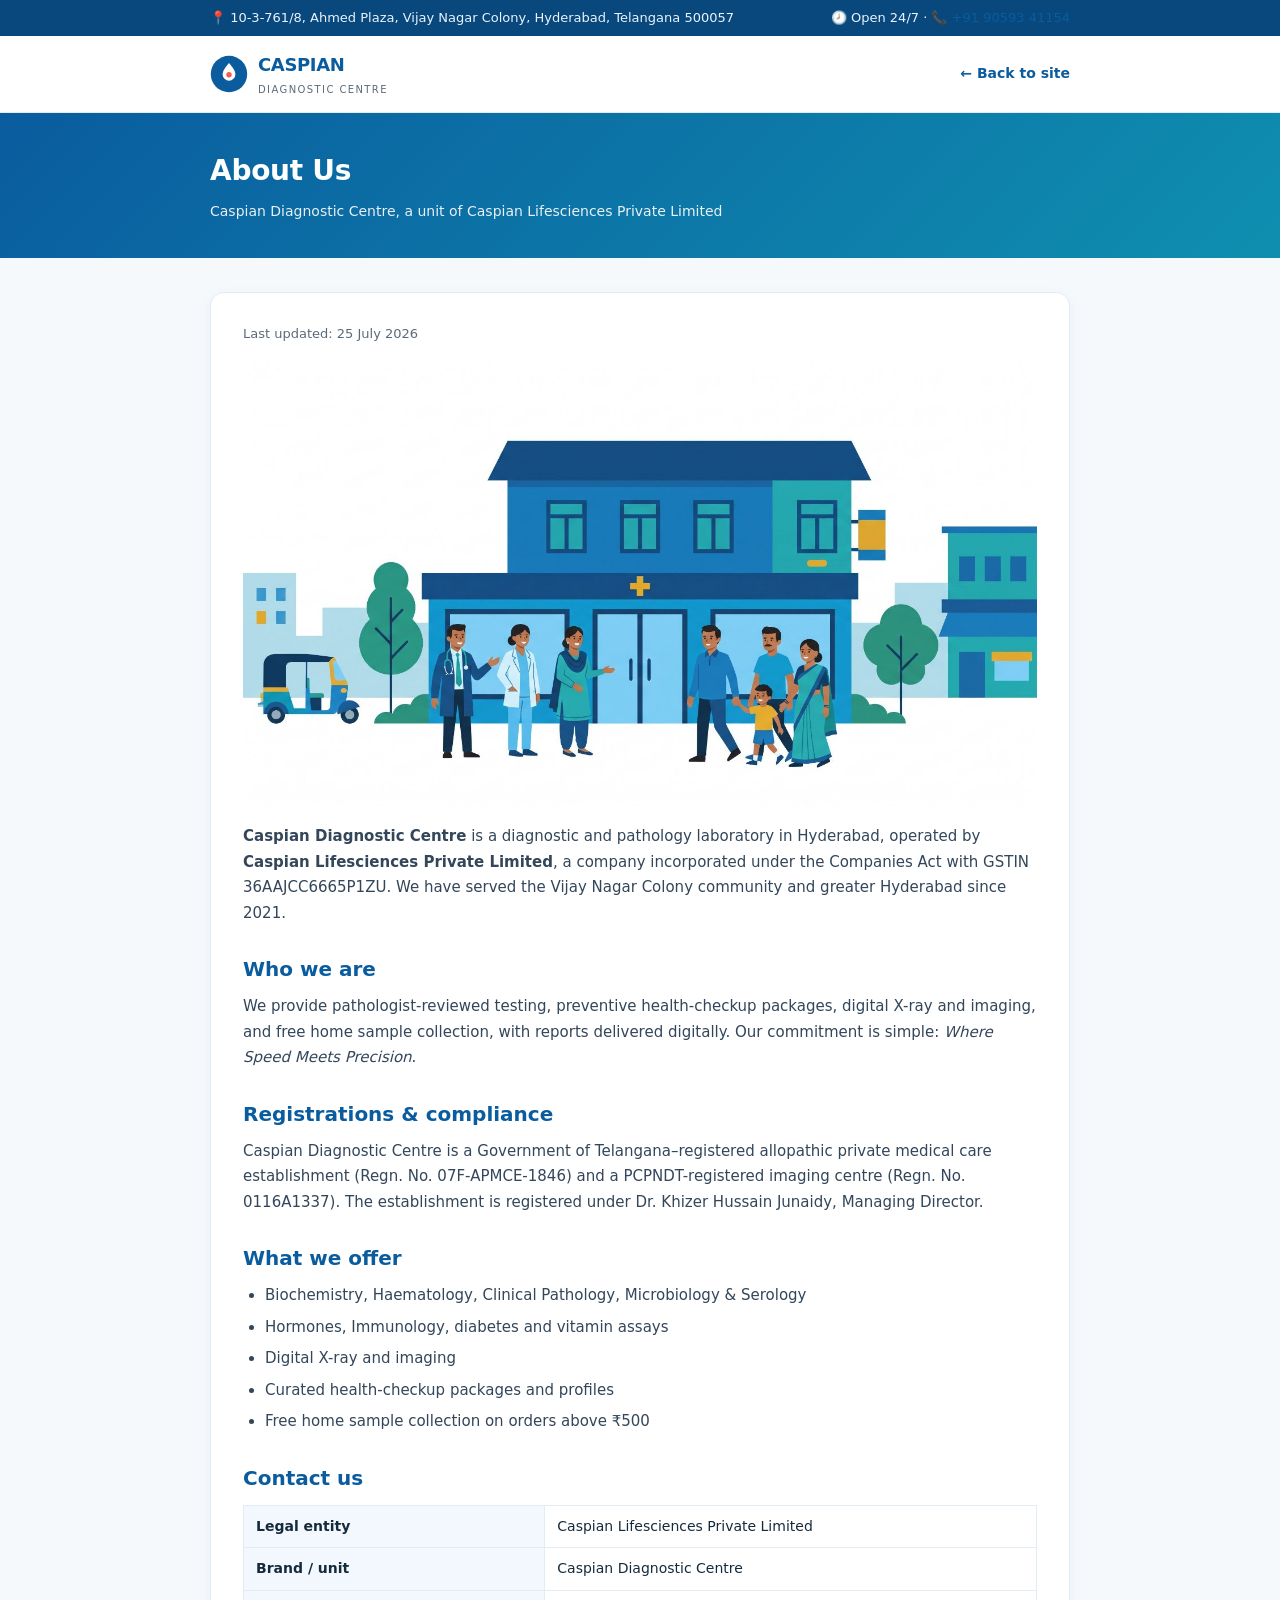
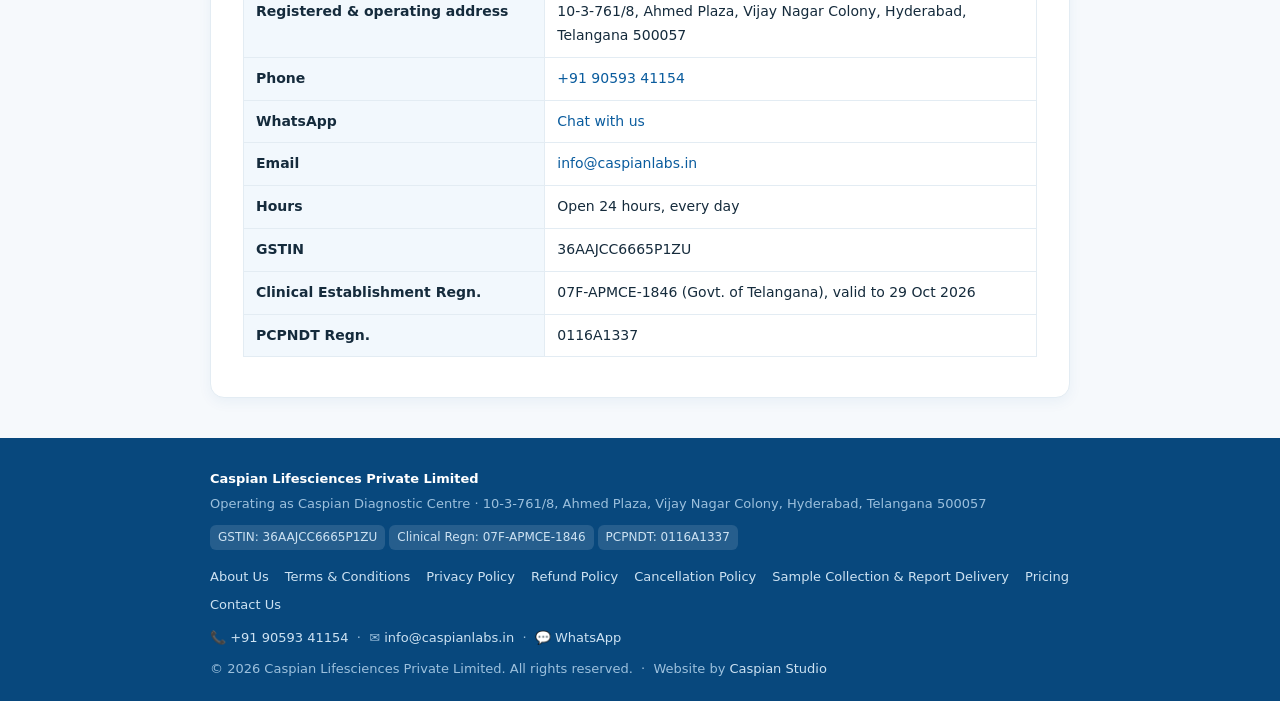
<file: about.html>
<!DOCTYPE html><html lang="en"><head><meta charset="UTF-8">
<meta name="viewport" content="width=device-width, initial-scale=1.0">
<title>About Us · Caspian Diagnostic Centre</title>
<meta name="description" content="About Us: Caspian Diagnostic Centre, a unit of Caspian Lifesciences Private Limited, Hyderabad.">
<link rel="canonical" href="https://www.caspianlabs.in/about.html">
<meta property="og:type" content="website">
<meta property="og:site_name" content="Caspian Diagnostic Centre">
<meta property="og:title" content="About Us · Caspian Diagnostic Centre">
<meta property="og:description" content="About Us: Caspian Diagnostic Centre, a unit of Caspian Lifesciences Private Limited, Hyderabad.">
<meta property="og:url" content="https://www.caspianlabs.in/about.html">
<meta property="og:image" content="https://www.caspianlabs.in/ogimage.png">
<meta property="og:image:width" content="1200">
<meta property="og:image:height" content="630">
<meta name="twitter:card" content="summary_large_image">
<style>
:root{--blue:#0A5C9E;--blue-dark:#08487d;--teal:#F25C54;--ink:#152b3c;--muted:#5b6b7a;--line:#e3ecf3;--bg:#f6f9fc}
*{box-sizing:border-box;margin:0;padding:0}
body{font-family:'Segoe UI',system-ui,-apple-system,Roboto,Arial,sans-serif;color:var(--ink);line-height:1.7;background:var(--bg)}
a{color:var(--blue);text-decoration:none}a:hover{text-decoration:underline}
.top{background:var(--blue-dark);color:#eaf3fb;font-size:13px;padding:7px 0}
.top .w{max-width:900px;margin:0 auto;padding:0 20px;display:flex;justify-content:space-between;gap:12px;flex-wrap:wrap}
header{background:#fff;border-bottom:1px solid var(--line);position:sticky;top:0;z-index:10}
header .w{max-width:900px;margin:0 auto;padding:14px 20px;display:flex;align-items:center;justify-content:space-between;gap:12px}
.brand{display:flex;align-items:center;gap:10px}
.brand b{color:var(--blue);font-size:18px;font-weight:800;letter-spacing:-.02em}
.brand span{font-size:10px;color:var(--muted);letter-spacing:.14em;text-transform:uppercase;display:block}
.home{font-size:14px;font-weight:600}
.hero{background:linear-gradient(135deg,var(--blue),#0f8fb0);color:#fff;padding:34px 0}
.hero .w{max-width:900px;margin:0 auto;padding:0 20px}
.hero h1{font-size:28px;letter-spacing:-.01em}
.hero p{opacity:.9;font-size:14px;margin-top:6px}
main{max-width:900px;margin:0 auto;padding:34px 20px 10px}
.card{background:#fff;border:1px solid var(--line);border-radius:14px;padding:30px 32px;box-shadow:0 4px 14px rgba(10,92,158,.06)}
main h2{color:var(--blue);font-size:20px;margin:26px 0 8px}
main h2:first-child{margin-top:0}
main p,main li{color:#33465a;font-size:15px;margin-bottom:10px}
main ul{padding-left:22px;margin-bottom:10px}
main li{margin-bottom:6px}
.upd{color:var(--muted);font-size:13px;margin-bottom:18px}
.box{background:#eaf3fb;border:1px solid #cfe1f1;border-radius:10px;padding:14px 18px;margin:16px 0;font-size:14px}
table.kv{width:100%;border-collapse:collapse;margin:10px 0}
table.kv td{border:1px solid var(--line);padding:9px 12px;font-size:14px;vertical-align:top}
table.kv td:first-child{background:#f2f8fd;font-weight:600;width:38%;color:var(--ink)}
footer{background:var(--blue-dark);color:#cde2f2;margin-top:30px;padding:30px 0 22px;font-size:13px}
footer .w{max-width:900px;margin:0 auto;padding:0 20px}
footer .legal{color:#fff;font-weight:700;margin-bottom:4px}
footer .links{display:flex;flex-wrap:wrap;gap:6px 16px;margin:14px 0 12px}
footer .links a{color:#cde2f2}
footer .fine{color:#9cc0dd;line-height:1.6}
footer .fine a{color:#cde2f2}
.pill{display:inline-block;background:rgba(255,255,255,.12);border-radius:6px;padding:2px 8px;margin:2px 4px 2px 0;font-size:12px}
</style></head><body>
<div class="top"><div class="w"><span>📍 10-3-761/8, Ahmed Plaza, Vijay Nagar Colony, Hyderabad, Telangana 500057</span><span>🕗 Open 24/7 · 📞 <a href="tel:+919059341154">+91 90593 41154</a></span></div></div>
<header><div class="w">
  <a class="brand" href="index.html"><svg width="38" height="38" viewBox="0 0 48 48"><circle cx="24" cy="24" r="23" fill="#0A5C9E"/><path d="M24 10c5 6 8 10 8 14.5A8 8 0 0 1 16 24.5C16 20 19 16 24 10Z" fill="#fff"/><circle cx="24" cy="25" r="3.4" fill="#F25C54"/></svg><span><b>Caspian</b><span>Diagnostic Centre</span></span></a>
  <a class="home" href="index.html">&larr; Back to site</a>
</div></header>
<div class="hero"><div class="w"><h1>About Us</h1><p>Caspian Diagnostic Centre, a unit of Caspian Lifesciences Private Limited</p></div></div>
<main><div class="card"><div class="upd">Last updated: 25 July 2026</div>

<figure style="margin:0 0 18px"><img src="/illus/about.jpg" alt="Illustration: a neighbourhood diagnostic centre with its doctor, lab technician and receptionist welcoming a family" width="1400" height="781" decoding="async" style="width:100%;height:auto;border-radius:12px;display:block"></figure>

<p><b>Caspian Diagnostic Centre</b> is a diagnostic and pathology laboratory in Hyderabad, operated by <b>Caspian Lifesciences Private Limited</b>, a company incorporated under the Companies Act with GSTIN 36AAJCC6665P1ZU. We have served the Vijay Nagar Colony community and greater Hyderabad since 2021.</p>
<h2>Who we are</h2>
<p>We provide pathologist-reviewed testing, preventive health-checkup packages, digital X-ray and imaging, and free home sample collection, with reports delivered digitally. Our commitment is simple: <em>Where Speed Meets Precision</em>.</p>
<h2>Registrations &amp; compliance</h2>
<p>Caspian Diagnostic Centre is a Government of Telangana–registered allopathic private medical care establishment (Regn. No. 07F-APMCE-1846) and a PCPNDT-registered imaging centre (Regn. No. 0116A1337). The establishment is registered under Dr. Khizer Hussain Junaidy, Managing Director.</p>
<h2>What we offer</h2>
<ul><li>Biochemistry, Haematology, Clinical Pathology, Microbiology &amp; Serology</li><li>Hormones, Immunology, diabetes and vitamin assays</li><li>Digital X-ray and imaging</li><li>Curated health-checkup packages and profiles</li><li>Free home sample collection on orders above &#8377;500</li></ul>
<h2>Contact us</h2>
<table class="kv">
<tr><td>Legal entity</td><td>Caspian Lifesciences Private Limited</td></tr>
<tr><td>Brand / unit</td><td>Caspian Diagnostic Centre</td></tr>
<tr><td>Registered &amp; operating address</td><td>10-3-761/8, Ahmed Plaza, Vijay Nagar Colony, Hyderabad, Telangana 500057</td></tr>
<tr><td>Phone</td><td><a href="tel:+919059341154">+91 90593 41154</a></td></tr>
<tr><td>WhatsApp</td><td><a href="https://wa.me/919059341154">Chat with us</a></td></tr>
<tr><td>Email</td><td><a href="mailto:info@caspianlabs.in">info@caspianlabs.in</a></td></tr>
<tr><td>Hours</td><td>Open 24 hours, every day</td></tr>
<tr><td>GSTIN</td><td>36AAJCC6665P1ZU</td></tr>
<tr><td>Clinical Establishment Regn.</td><td>07F-APMCE-1846 (Govt. of Telangana), valid to 29 Oct 2026</td></tr>
<tr><td>PCPNDT Regn.</td><td>0116A1337</td></tr>
</table>

</div></main>
<footer><div class="w">
  <div class="legal">Caspian Lifesciences Private Limited</div>
  <div class="fine">Operating as Caspian Diagnostic Centre · 10-3-761/8, Ahmed Plaza, Vijay Nagar Colony, Hyderabad, Telangana 500057</div>
  <div style="margin-top:8px">
    <span class="pill">GSTIN: 36AAJCC6665P1ZU</span><span class="pill">Clinical Regn: 07F-APMCE-1846</span><span class="pill">PCPNDT: 0116A1337</span>
  </div>
  <div class="links"><a href="about.html">About Us</a><a href="terms.html">Terms & Conditions</a><a href="privacy.html">Privacy Policy</a><a href="refund.html">Refund Policy</a><a href="cancellation.html">Cancellation Policy</a><a href="shipping.html">Sample Collection &amp; Report Delivery</a><a href="pricing.html">Pricing</a><a href="contact.html">Contact Us</a></div>
  <div class="fine">📞 <a href="tel:+919059341154">+91 90593 41154</a> &nbsp;·&nbsp; ✉️ <a href="mailto:info@caspianlabs.in">info@caspianlabs.in</a> &nbsp;·&nbsp; 💬 <a href="https://wa.me/919059341154">WhatsApp</a></div>
  <div class="fine" style="margin-top:10px">© 2026 Caspian Lifesciences Private Limited. All rights reserved. &nbsp;·&nbsp; Website by <a href="https://caspianstudio.in/" target="_blank" rel="noopener">Caspian Studio</a></div>
</div></footer>
<script src="/assets/clarity.js?v=1" defer></script>
<script src=https://www.caspianhealthcare.in/forms-capture.js defer></script>
</body></html>
</file>
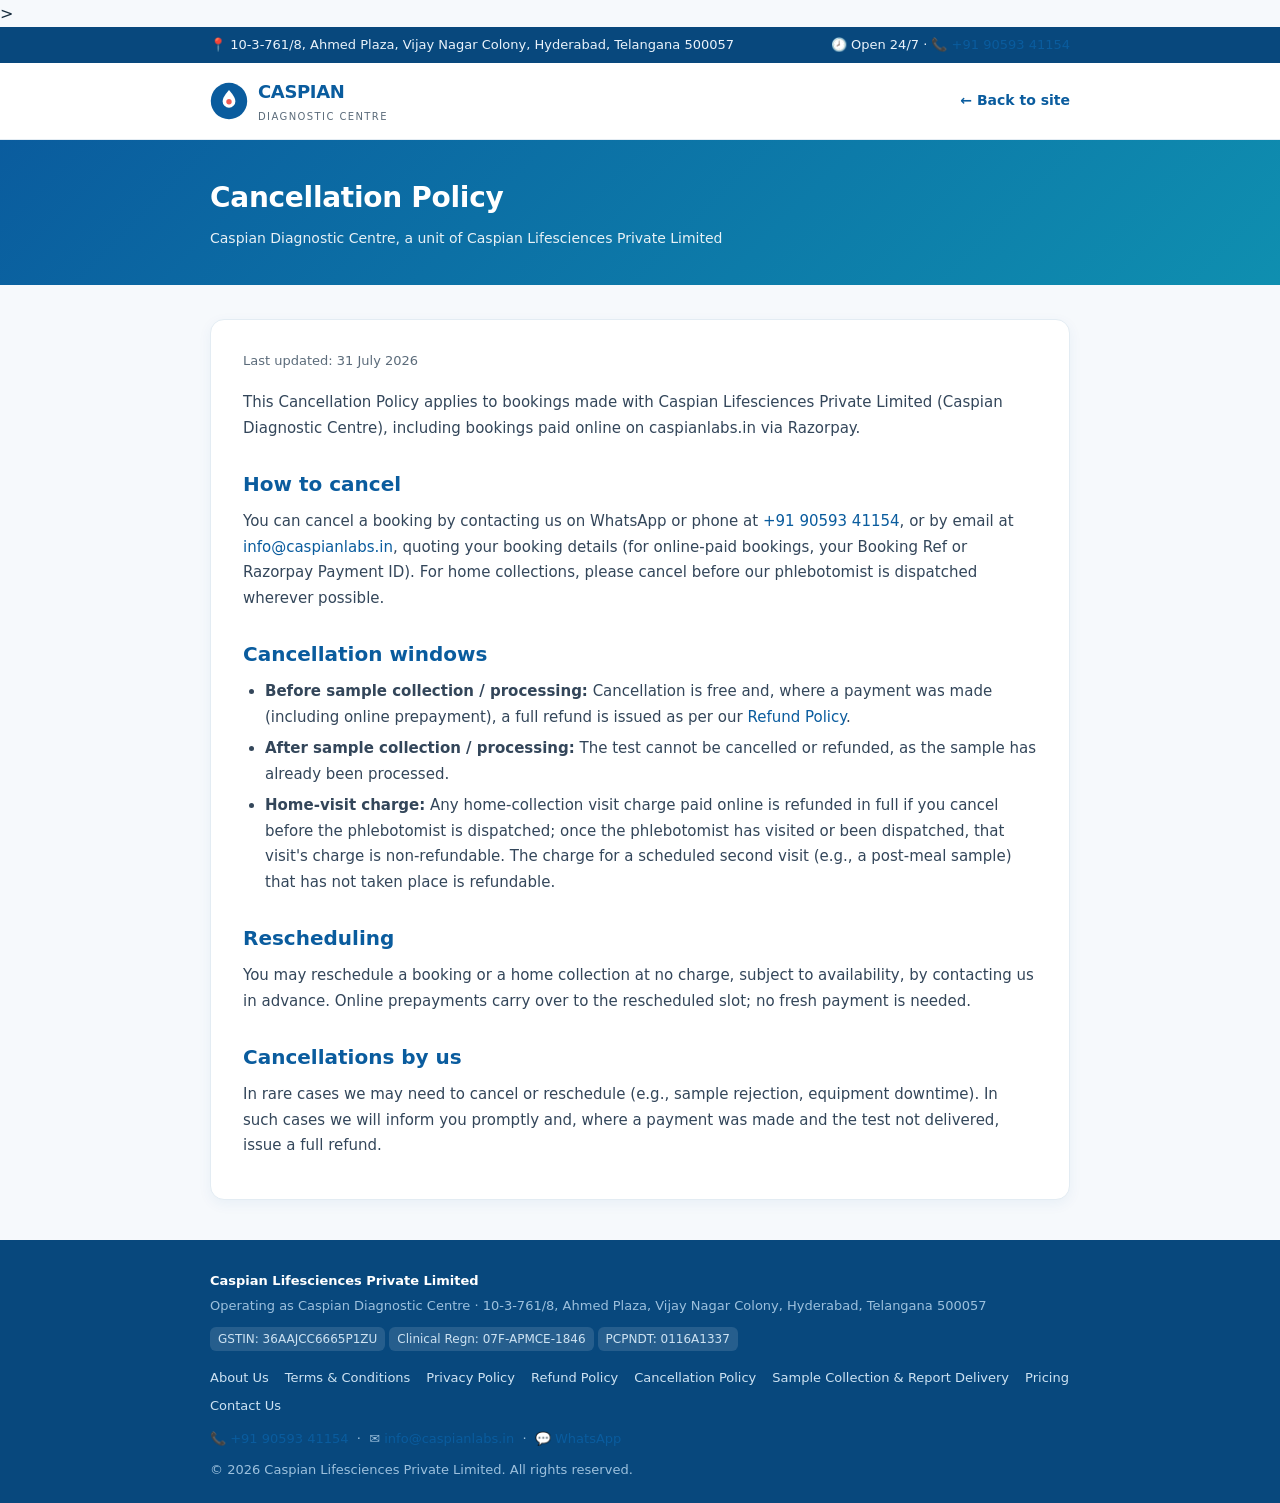
<file: cancellation.html>
<!DOCTYPE html><html lang="en"><head><meta charset="UTF-8">
<meta name="viewport" content="width=device-width, initial-scale=1.0">
<title>Cancellation Policy · Caspian Diagnostic Centre</title>
<meta name="description" content="Cancellation Policy: Caspian Diagnostic Centre, a unit of Caspian Lifesciences Private Limited, Hyderabad.">
<link rel="canonical" href="https://www.caspianlabs.in/cancellation.html"
<meta property="og:type" content="website">
<meta property="og:site_name" content="Caspian Diagnostic Centre">
<meta property="og:title" content="Cancellation Policy · Caspian Diagnostic Centre">
<meta property="og:description" content="Cancellation Policy: Caspian Diagnostic Centre, a unit of Caspian Lifesciences Private Limited, Hyderabad.">
<meta property="og:url" content="https://www.caspianlabs.in/cancellation.html">
<meta property="og:image" content="https://www.caspianlabs.in/ogimage.png">
<meta property="og:image:width" content="1200">
<meta property="og:image:height" content="630">
<meta name="twitter:card" content="summary_large_image">>
<style>
:root{--blue:#0A5C9E;--blue-dark:#08487d;--teal:#F25C54;--ink:#152b3c;--muted:#5b6b7a;--line:#e3ecf3;--bg:#f6f9fc}
*{box-sizing:border-box;margin:0;padding:0}
body{font-family:'Segoe UI',system-ui,-apple-system,Roboto,Arial,sans-serif;color:var(--ink);line-height:1.7;background:var(--bg)}
a{color:var(--blue);text-decoration:none}a:hover{text-decoration:underline}
.top{background:var(--blue-dark);color:#eaf3fb;font-size:13px;padding:7px 0}
.top .w{max-width:900px;margin:0 auto;padding:0 20px;display:flex;justify-content:space-between;gap:12px;flex-wrap:wrap}
header{background:#fff;border-bottom:1px solid var(--line);position:sticky;top:0;z-index:10}
header .w{max-width:900px;margin:0 auto;padding:14px 20px;display:flex;align-items:center;justify-content:space-between;gap:12px}
.brand{display:flex;align-items:center;gap:10px}
.brand b{color:var(--blue);font-size:18px;font-weight:800;letter-spacing:-.02em}
.brand span{font-size:10px;color:var(--muted);letter-spacing:.14em;text-transform:uppercase;display:block}
.home{font-size:14px;font-weight:600}
.hero{background:linear-gradient(135deg,var(--blue),#0f8fb0);color:#fff;padding:34px 0}
.hero .w{max-width:900px;margin:0 auto;padding:0 20px}
.hero h1{font-size:28px;letter-spacing:-.01em}
.hero p{opacity:.9;font-size:14px;margin-top:6px}
main{max-width:900px;margin:0 auto;padding:34px 20px 10px}
.card{background:#fff;border:1px solid var(--line);border-radius:14px;padding:30px 32px;box-shadow:0 4px 14px rgba(10,92,158,.06)}
main h2{color:var(--blue);font-size:20px;margin:26px 0 8px}
main h2:first-child{margin-top:0}
main p,main li{color:#33465a;font-size:15px;margin-bottom:10px}
main ul{padding-left:22px;margin-bottom:10px}
main li{margin-bottom:6px}
.upd{color:var(--muted);font-size:13px;margin-bottom:18px}
.box{background:#eaf3fb;border:1px solid #cfe1f1;border-radius:10px;padding:14px 18px;margin:16px 0;font-size:14px}
table.kv{width:100%;border-collapse:collapse;margin:10px 0}
table.kv td{border:1px solid var(--line);padding:9px 12px;font-size:14px;vertical-align:top}
table.kv td:first-child{background:#f2f8fd;font-weight:600;width:38%;color:var(--ink)}
footer{background:var(--blue-dark);color:#cde2f2;margin-top:30px;padding:30px 0 22px;font-size:13px}
footer .w{max-width:900px;margin:0 auto;padding:0 20px}
footer .legal{color:#fff;font-weight:700;margin-bottom:4px}
footer .links{display:flex;flex-wrap:wrap;gap:6px 16px;margin:14px 0 12px}
footer .links a{color:#cde2f2}
footer .fine{color:#9cc0dd;line-height:1.6}
.pill{display:inline-block;background:rgba(255,255,255,.12);border-radius:6px;padding:2px 8px;margin:2px 4px 2px 0;font-size:12px}
</style></head><body>
<div class="top"><div class="w"><span>📍 10-3-761/8, Ahmed Plaza, Vijay Nagar Colony, Hyderabad, Telangana 500057</span><span>🕗 Open 24/7 · 📞 <a href="tel:+919059341154">+91 90593 41154</a></span></div></div>
<header><div class="w">
  <a class="brand" href="index.html"><svg width="38" height="38" viewBox="0 0 48 48"><circle cx="24" cy="24" r="23" fill="#0A5C9E"/><path d="M24 10c5 6 8 10 8 14.5A8 8 0 0 1 16 24.5C16 20 19 16 24 10Z" fill="#fff"/><circle cx="24" cy="25" r="3.4" fill="#F25C54"/></svg><span><b>Caspian</b><span>Diagnostic Centre</span></span></a>
  <a class="home" href="index.html">&larr; Back to site</a>
</div></header>
<div class="hero"><div class="w"><h1>Cancellation Policy</h1><p>Caspian Diagnostic Centre, a unit of Caspian Lifesciences Private Limited</p></div></div>
<main><div class="card"><div class="upd">Last updated: 31 July 2026</div>

<p>This Cancellation Policy applies to bookings made with Caspian Lifesciences Private Limited (Caspian Diagnostic Centre), including bookings paid online on caspianlabs.in via Razorpay.</p>
<h2>How to cancel</h2>
<p>You can cancel a booking by contacting us on WhatsApp or phone at <a href="tel:+919059341154">+91 90593 41154</a>, or by email at <a href="mailto:info@caspianlabs.in">info@caspianlabs.in</a>, quoting your booking details (for online-paid bookings, your Booking Ref or Razorpay Payment ID). For home collections, please cancel before our phlebotomist is dispatched wherever possible.</p>
<h2>Cancellation windows</h2>
<ul><li><b>Before sample collection / processing:</b> Cancellation is free and, where a payment was made (including online prepayment), a full refund is issued as per our <a href="refund.html">Refund Policy</a>.</li><li><b>After sample collection / processing:</b> The test cannot be cancelled or refunded, as the sample has already been processed.</li><li><b>Home-visit charge:</b> Any home-collection visit charge paid online is refunded in full if you cancel before the phlebotomist is dispatched; once the phlebotomist has visited or been dispatched, that visit's charge is non-refundable. The charge for a scheduled second visit (e.g., a post-meal sample) that has not taken place is refundable.</li></ul>
<h2>Rescheduling</h2>
<p>You may reschedule a booking or a home collection at no charge, subject to availability, by contacting us in advance. Online prepayments carry over to the rescheduled slot; no fresh payment is needed.</p>
<h2>Cancellations by us</h2>
<p>In rare cases we may need to cancel or reschedule (e.g., sample rejection, equipment downtime). In such cases we will inform you promptly and, where a payment was made and the test not delivered, issue a full refund.</p>

</div></main>
<footer><div class="w">
  <div class="legal">Caspian Lifesciences Private Limited</div>
  <div class="fine">Operating as Caspian Diagnostic Centre · 10-3-761/8, Ahmed Plaza, Vijay Nagar Colony, Hyderabad, Telangana 500057</div>
  <div style="margin-top:8px">
    <span class="pill">GSTIN: 36AAJCC6665P1ZU</span><span class="pill">Clinical Regn: 07F-APMCE-1846</span><span class="pill">PCPNDT: 0116A1337</span>
  </div>
  <div class="links"><a href="about.html">About Us</a><a href="terms.html">Terms & Conditions</a><a href="privacy.html">Privacy Policy</a><a href="refund.html">Refund Policy</a><a href="cancellation.html">Cancellation Policy</a><a href="shipping.html">Sample Collection &amp; Report Delivery</a><a href="pricing.html">Pricing</a><a href="contact.html">Contact Us</a></div>
  <div class="fine">📞 <a href="tel:+919059341154">+91 90593 41154</a> &nbsp;·&nbsp; ✉️ <a href="mailto:info@caspianlabs.in">info@caspianlabs.in</a> &nbsp;·&nbsp; 💬 <a href="https://wa.me/919059341154">WhatsApp</a></div>
  <div class="fine" style="margin-top:10px">© 2026 Caspian Lifesciences Private Limited. All rights reserved.</div>
</div></footer>
<script src="/assets/clarity.js?v=1" defer></script>
<script src=https://www.caspianhealthcare.in/forms-capture.js defer></script>
</body></html>
</file>
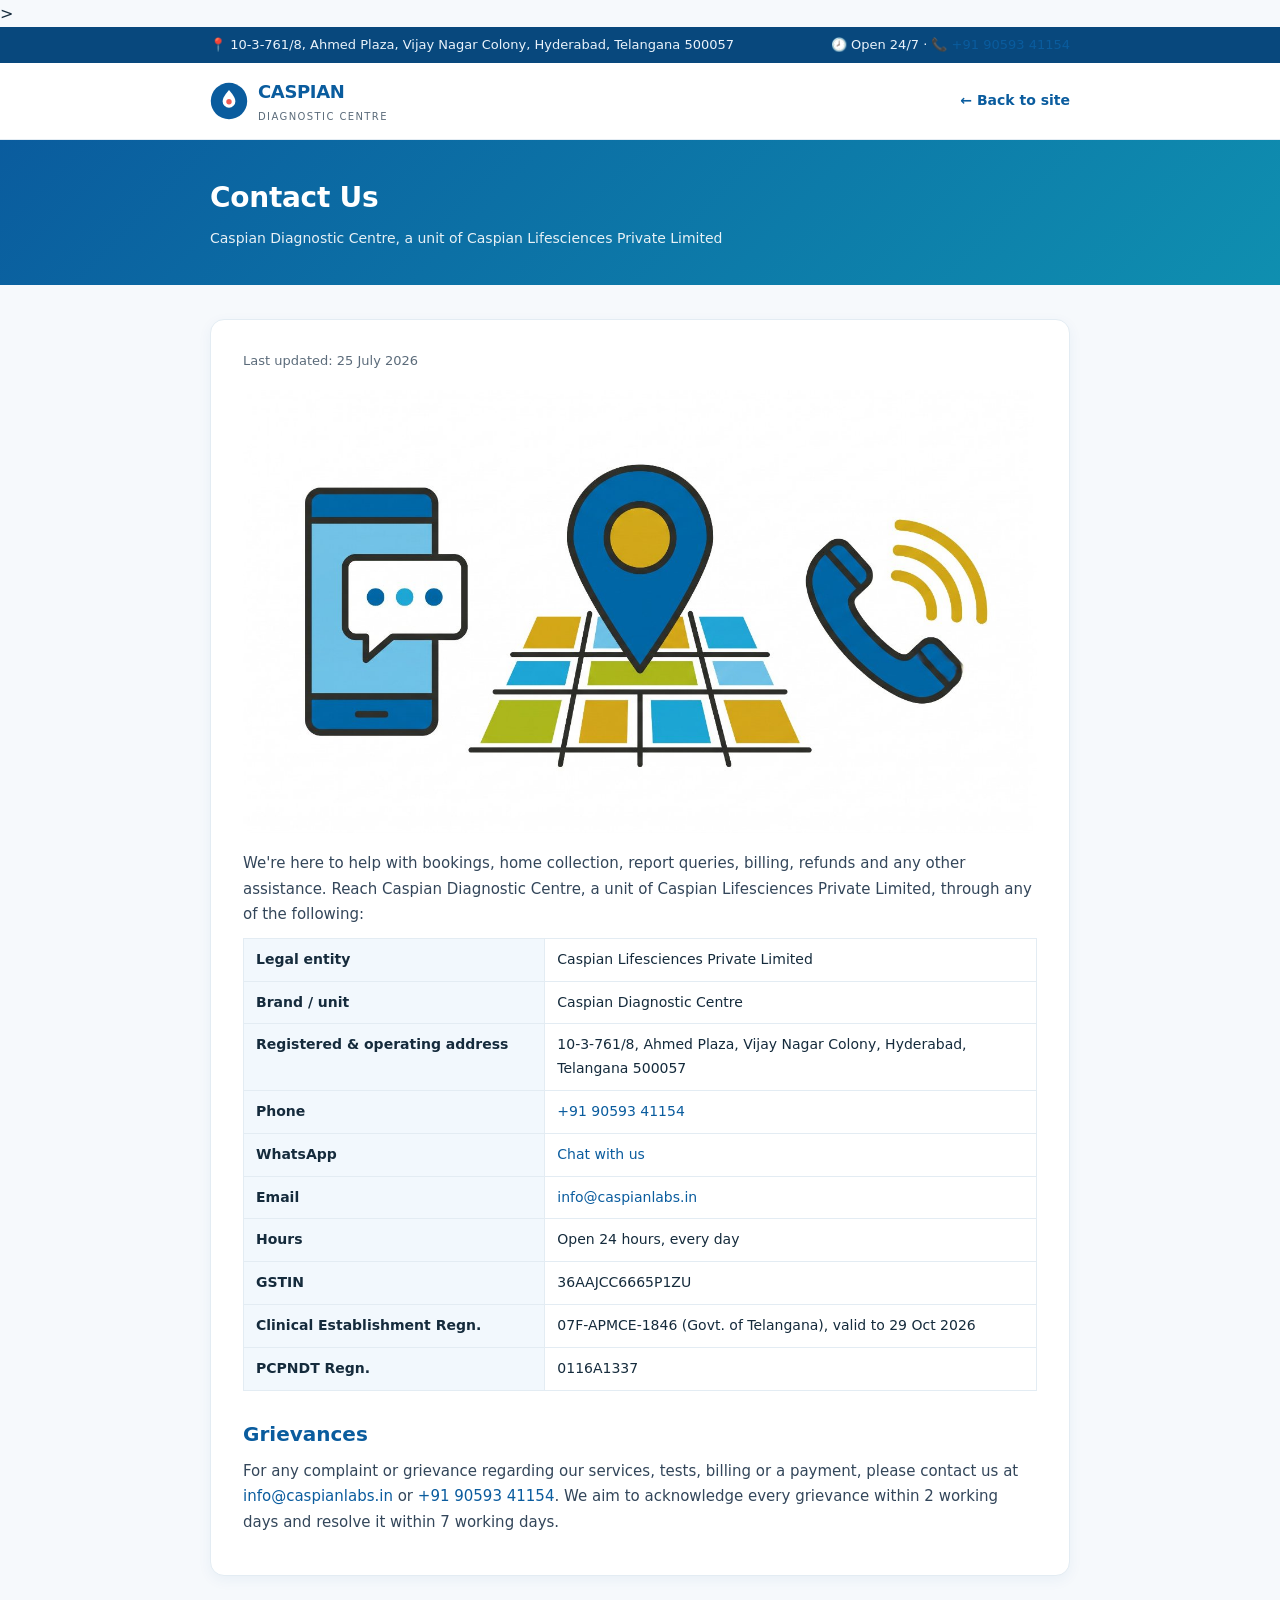
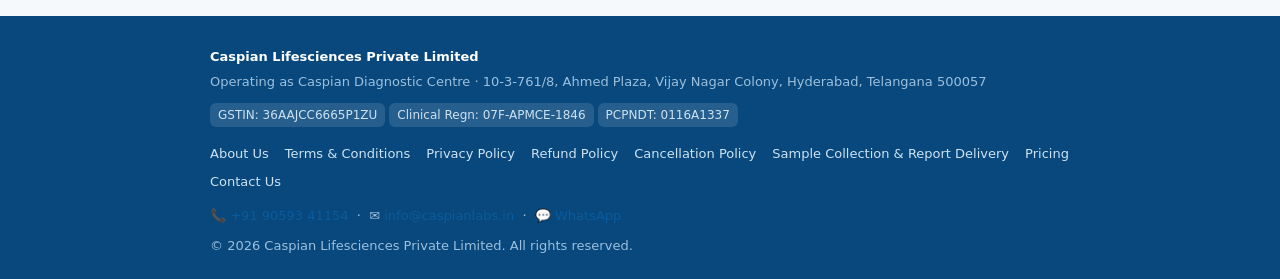
<file: contact.html>
<!DOCTYPE html><html lang="en"><head><meta charset="UTF-8">
<meta name="viewport" content="width=device-width, initial-scale=1.0">
<title>Contact Us · Caspian Diagnostic Centre</title>
<meta name="description" content="Contact Us: Caspian Diagnostic Centre, a unit of Caspian Lifesciences Private Limited, Hyderabad.">
<link rel="canonical" href="https://www.caspianlabs.in/contact.html"
<meta property="og:type" content="website">
<meta property="og:site_name" content="Caspian Diagnostic Centre">
<meta property="og:title" content="Contact Us · Caspian Diagnostic Centre">
<meta property="og:description" content="Contact Us: Caspian Diagnostic Centre, a unit of Caspian Lifesciences Private Limited, Hyderabad.">
<meta property="og:url" content="https://www.caspianlabs.in/contact.html">
<meta property="og:image" content="https://www.caspianlabs.in/ogimage.png">
<meta property="og:image:width" content="1200">
<meta property="og:image:height" content="630">
<meta name="twitter:card" content="summary_large_image">>
<style>
:root{--blue:#0A5C9E;--blue-dark:#08487d;--teal:#F25C54;--ink:#152b3c;--muted:#5b6b7a;--line:#e3ecf3;--bg:#f6f9fc}
*{box-sizing:border-box;margin:0;padding:0}
body{font-family:'Segoe UI',system-ui,-apple-system,Roboto,Arial,sans-serif;color:var(--ink);line-height:1.7;background:var(--bg)}
a{color:var(--blue);text-decoration:none}a:hover{text-decoration:underline}
.top{background:var(--blue-dark);color:#eaf3fb;font-size:13px;padding:7px 0}
.top .w{max-width:900px;margin:0 auto;padding:0 20px;display:flex;justify-content:space-between;gap:12px;flex-wrap:wrap}
header{background:#fff;border-bottom:1px solid var(--line);position:sticky;top:0;z-index:10}
header .w{max-width:900px;margin:0 auto;padding:14px 20px;display:flex;align-items:center;justify-content:space-between;gap:12px}
.brand{display:flex;align-items:center;gap:10px}
.brand b{color:var(--blue);font-size:18px;font-weight:800;letter-spacing:-.02em}
.brand span{font-size:10px;color:var(--muted);letter-spacing:.14em;text-transform:uppercase;display:block}
.home{font-size:14px;font-weight:600}
.hero{background:linear-gradient(135deg,var(--blue),#0f8fb0);color:#fff;padding:34px 0}
.hero .w{max-width:900px;margin:0 auto;padding:0 20px}
.hero h1{font-size:28px;letter-spacing:-.01em}
.hero p{opacity:.9;font-size:14px;margin-top:6px}
main{max-width:900px;margin:0 auto;padding:34px 20px 10px}
.card{background:#fff;border:1px solid var(--line);border-radius:14px;padding:30px 32px;box-shadow:0 4px 14px rgba(10,92,158,.06)}
main h2{color:var(--blue);font-size:20px;margin:26px 0 8px}
main h2:first-child{margin-top:0}
main p,main li{color:#33465a;font-size:15px;margin-bottom:10px}
main ul{padding-left:22px;margin-bottom:10px}
main li{margin-bottom:6px}
.upd{color:var(--muted);font-size:13px;margin-bottom:18px}
.box{background:#eaf3fb;border:1px solid #cfe1f1;border-radius:10px;padding:14px 18px;margin:16px 0;font-size:14px}
table.kv{width:100%;border-collapse:collapse;margin:10px 0}
table.kv td{border:1px solid var(--line);padding:9px 12px;font-size:14px;vertical-align:top}
table.kv td:first-child{background:#f2f8fd;font-weight:600;width:38%;color:var(--ink)}
footer{background:var(--blue-dark);color:#cde2f2;margin-top:30px;padding:30px 0 22px;font-size:13px}
footer .w{max-width:900px;margin:0 auto;padding:0 20px}
footer .legal{color:#fff;font-weight:700;margin-bottom:4px}
footer .links{display:flex;flex-wrap:wrap;gap:6px 16px;margin:14px 0 12px}
footer .links a{color:#cde2f2}
footer .fine{color:#9cc0dd;line-height:1.6}
.pill{display:inline-block;background:rgba(255,255,255,.12);border-radius:6px;padding:2px 8px;margin:2px 4px 2px 0;font-size:12px}
</style></head><body>
<div class="top"><div class="w"><span>📍 10-3-761/8, Ahmed Plaza, Vijay Nagar Colony, Hyderabad, Telangana 500057</span><span>🕗 Open 24/7 · 📞 <a href="tel:+919059341154">+91 90593 41154</a></span></div></div>
<header><div class="w">
  <a class="brand" href="index.html"><svg width="38" height="38" viewBox="0 0 48 48"><circle cx="24" cy="24" r="23" fill="#0A5C9E"/><path d="M24 10c5 6 8 10 8 14.5A8 8 0 0 1 16 24.5C16 20 19 16 24 10Z" fill="#fff"/><circle cx="24" cy="25" r="3.4" fill="#F25C54"/></svg><span><b>Caspian</b><span>Diagnostic Centre</span></span></a>
  <a class="home" href="index.html">&larr; Back to site</a>
</div></header>
<div class="hero"><div class="w"><h1>Contact Us</h1><p>Caspian Diagnostic Centre, a unit of Caspian Lifesciences Private Limited</p></div></div>
<main><div class="card"><div class="upd">Last updated: 25 July 2026</div>

<figure style="margin:0 0 18px"><img src="/illus/contact.jpg" alt="Illustration: reach us by WhatsApp chat, find us on the map, or call" width="1400" height="781" decoding="async" style="width:100%;height:auto;border-radius:12px;display:block"></figure>

<p>We're here to help with bookings, home collection, report queries, billing, refunds and any other assistance. Reach Caspian Diagnostic Centre, a unit of Caspian Lifesciences Private Limited, through any of the following:</p>
<table class="kv">
<tr><td>Legal entity</td><td>Caspian Lifesciences Private Limited</td></tr>
<tr><td>Brand / unit</td><td>Caspian Diagnostic Centre</td></tr>
<tr><td>Registered &amp; operating address</td><td>10-3-761/8, Ahmed Plaza, Vijay Nagar Colony, Hyderabad, Telangana 500057</td></tr>
<tr><td>Phone</td><td><a href="tel:+919059341154">+91 90593 41154</a></td></tr>
<tr><td>WhatsApp</td><td><a href="https://wa.me/919059341154">Chat with us</a></td></tr>
<tr><td>Email</td><td><a href="mailto:info@caspianlabs.in">info@caspianlabs.in</a></td></tr>
<tr><td>Hours</td><td>Open 24 hours, every day</td></tr>
<tr><td>GSTIN</td><td>36AAJCC6665P1ZU</td></tr>
<tr><td>Clinical Establishment Regn.</td><td>07F-APMCE-1846 (Govt. of Telangana), valid to 29 Oct 2026</td></tr>
<tr><td>PCPNDT Regn.</td><td>0116A1337</td></tr>
</table>
<h2>Grievances</h2>
<p>For any complaint or grievance regarding our services, tests, billing or a payment, please contact us at <a href="mailto:info@caspianlabs.in">info@caspianlabs.in</a> or <a href="tel:+919059341154">+91 90593 41154</a>. We aim to acknowledge every grievance within 2 working days and resolve it within 7 working days.</p>

</div></main>
<footer><div class="w">
  <div class="legal">Caspian Lifesciences Private Limited</div>
  <div class="fine">Operating as Caspian Diagnostic Centre · 10-3-761/8, Ahmed Plaza, Vijay Nagar Colony, Hyderabad, Telangana 500057</div>
  <div style="margin-top:8px">
    <span class="pill">GSTIN: 36AAJCC6665P1ZU</span><span class="pill">Clinical Regn: 07F-APMCE-1846</span><span class="pill">PCPNDT: 0116A1337</span>
  </div>
  <div class="links"><a href="about.html">About Us</a><a href="terms.html">Terms & Conditions</a><a href="privacy.html">Privacy Policy</a><a href="refund.html">Refund Policy</a><a href="cancellation.html">Cancellation Policy</a><a href="shipping.html">Sample Collection &amp; Report Delivery</a><a href="pricing.html">Pricing</a><a href="contact.html">Contact Us</a></div>
  <div class="fine">📞 <a href="tel:+919059341154">+91 90593 41154</a> &nbsp;·&nbsp; ✉️ <a href="mailto:info@caspianlabs.in">info@caspianlabs.in</a> &nbsp;·&nbsp; 💬 <a href="https://wa.me/919059341154">WhatsApp</a></div>
  <div class="fine" style="margin-top:10px">© 2026 Caspian Lifesciences Private Limited. All rights reserved.</div>
</div></footer>
<script src="/assets/clarity.js?v=1" defer></script>
<script src=https://www.caspianhealthcare.in/forms-capture.js defer></script>
</body></html>
</file>
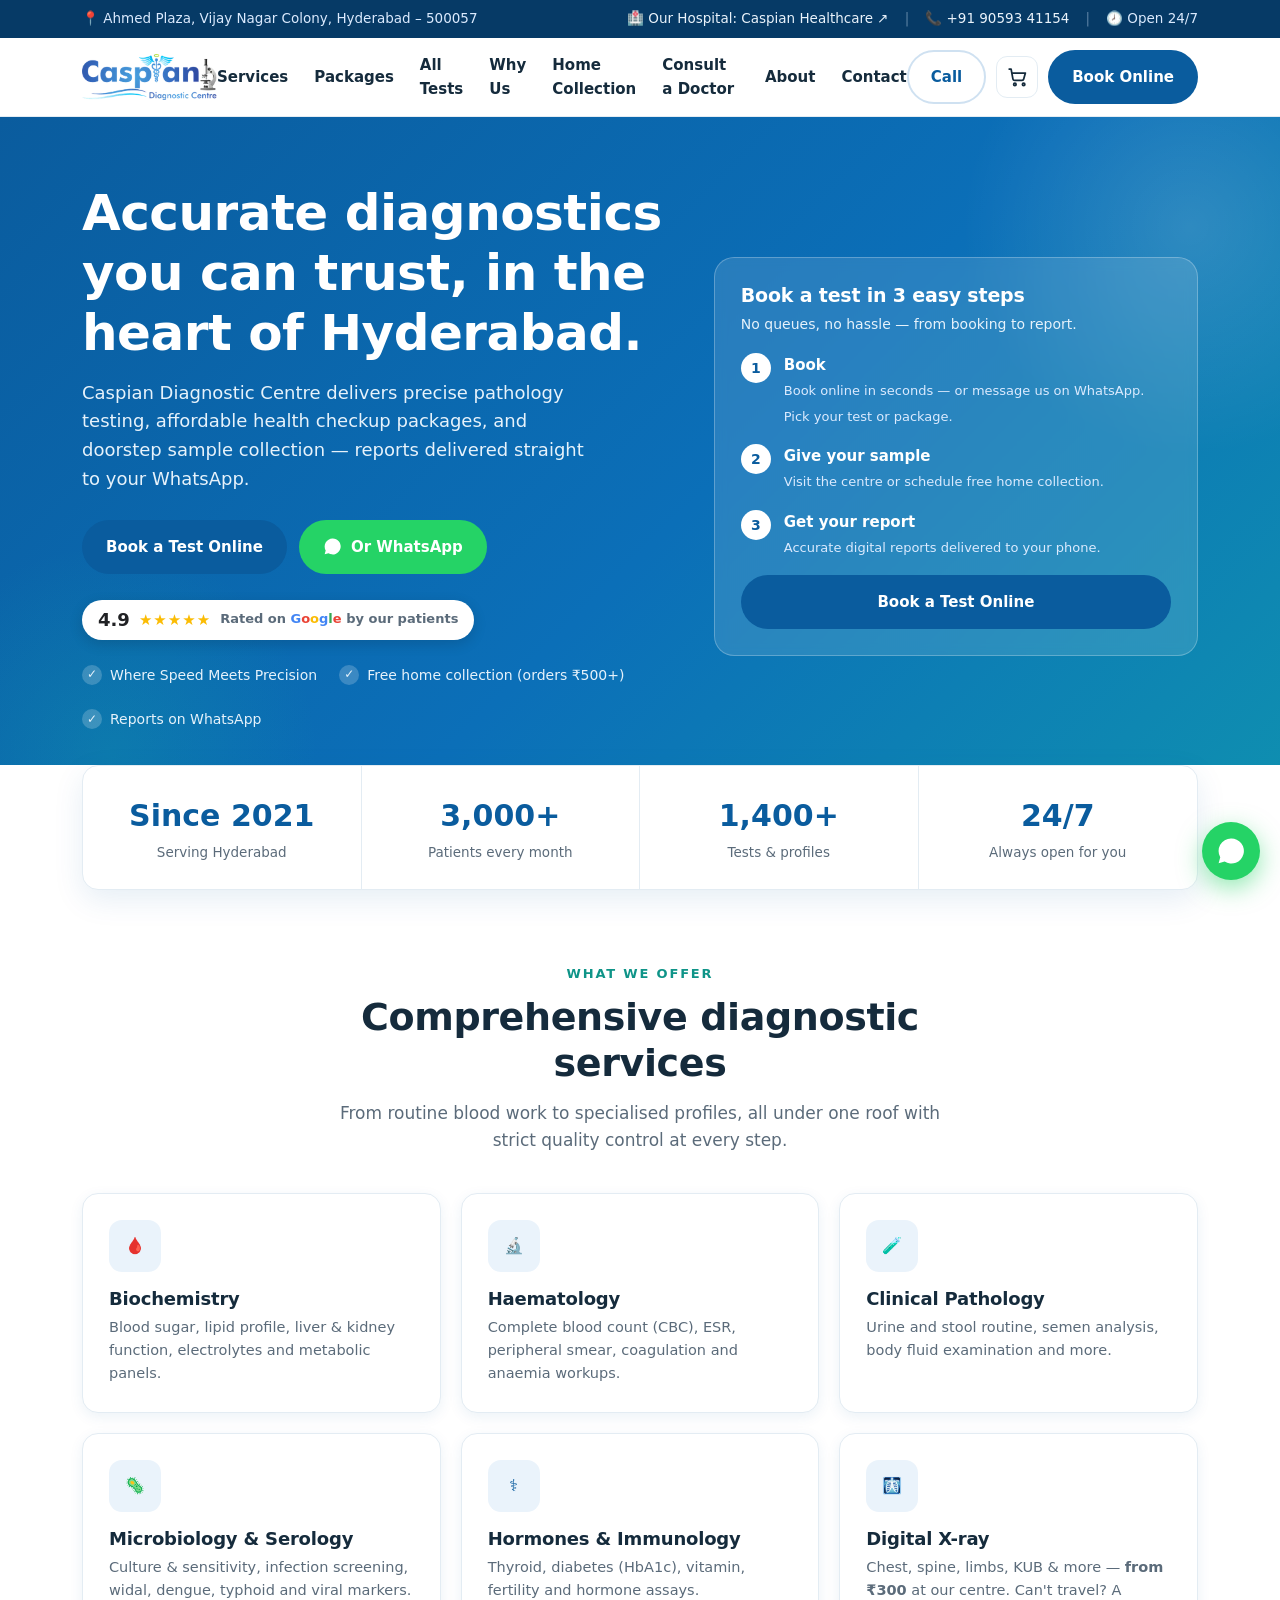
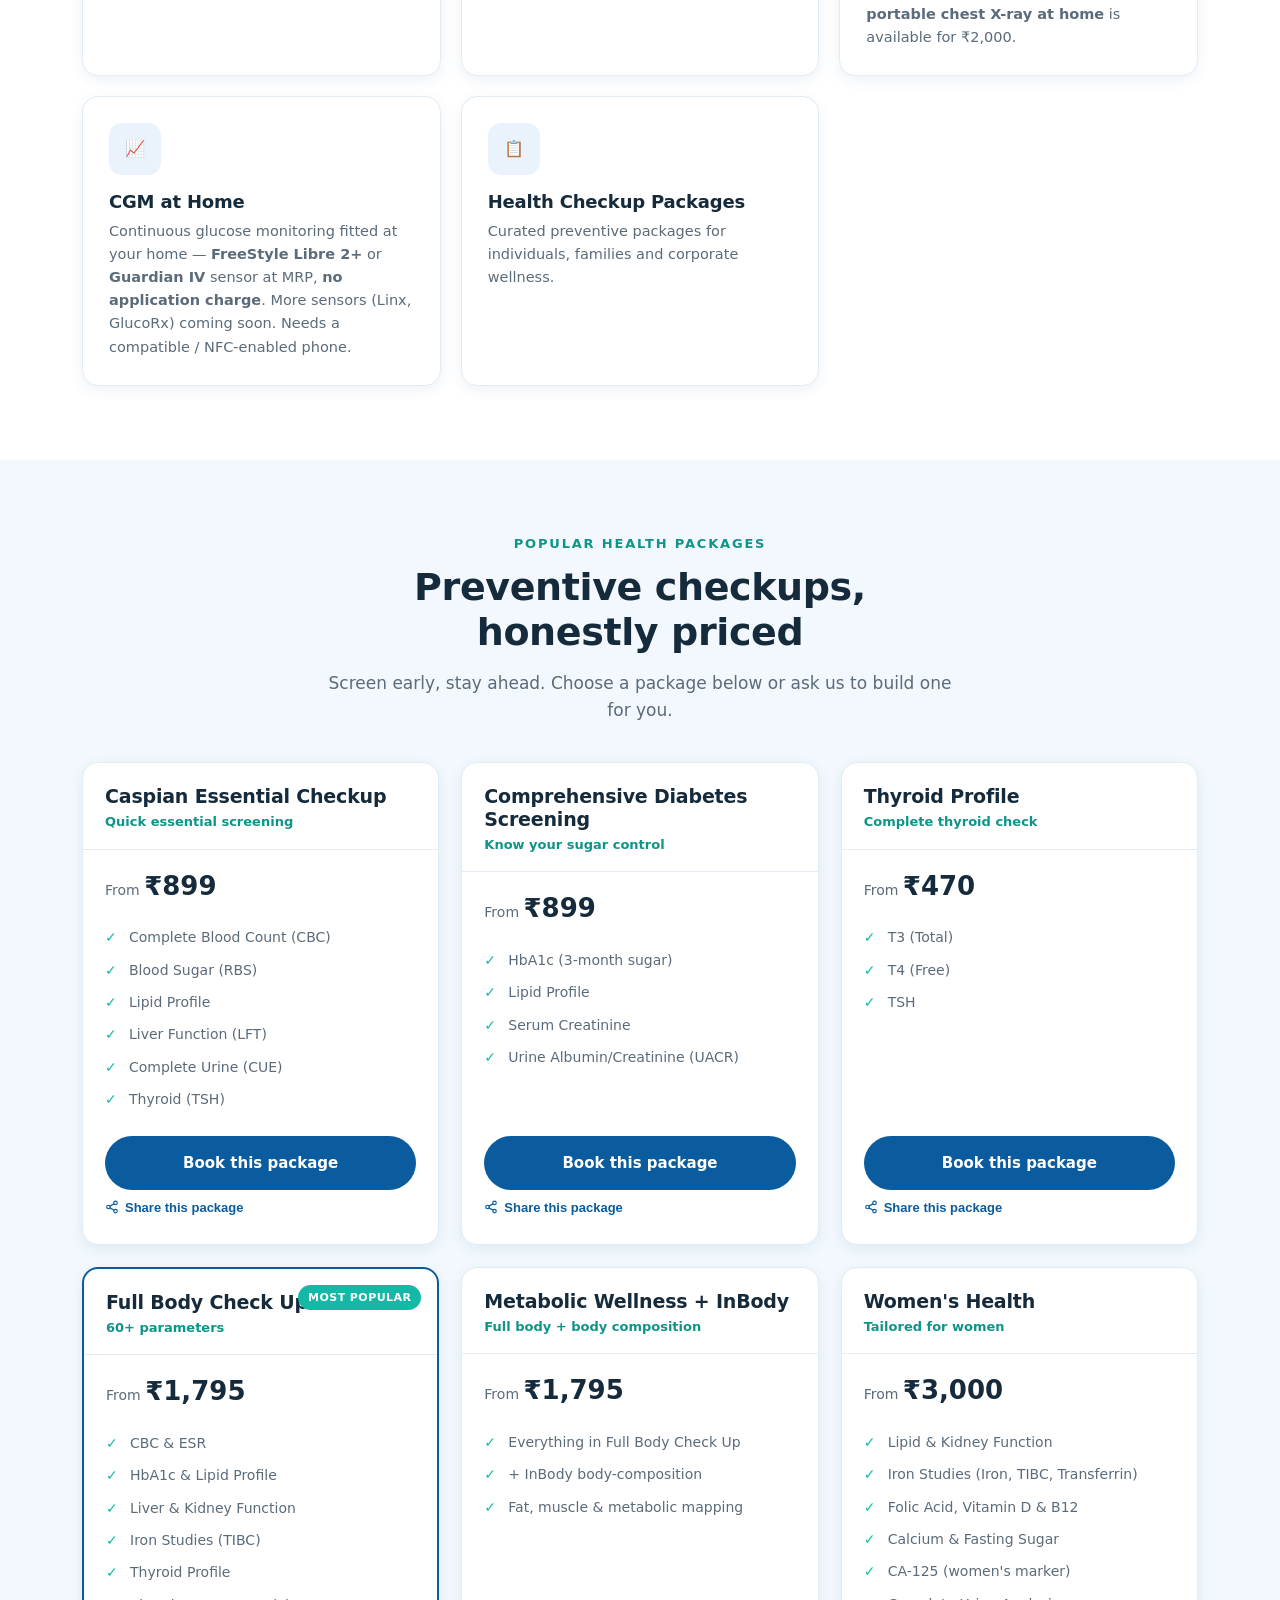
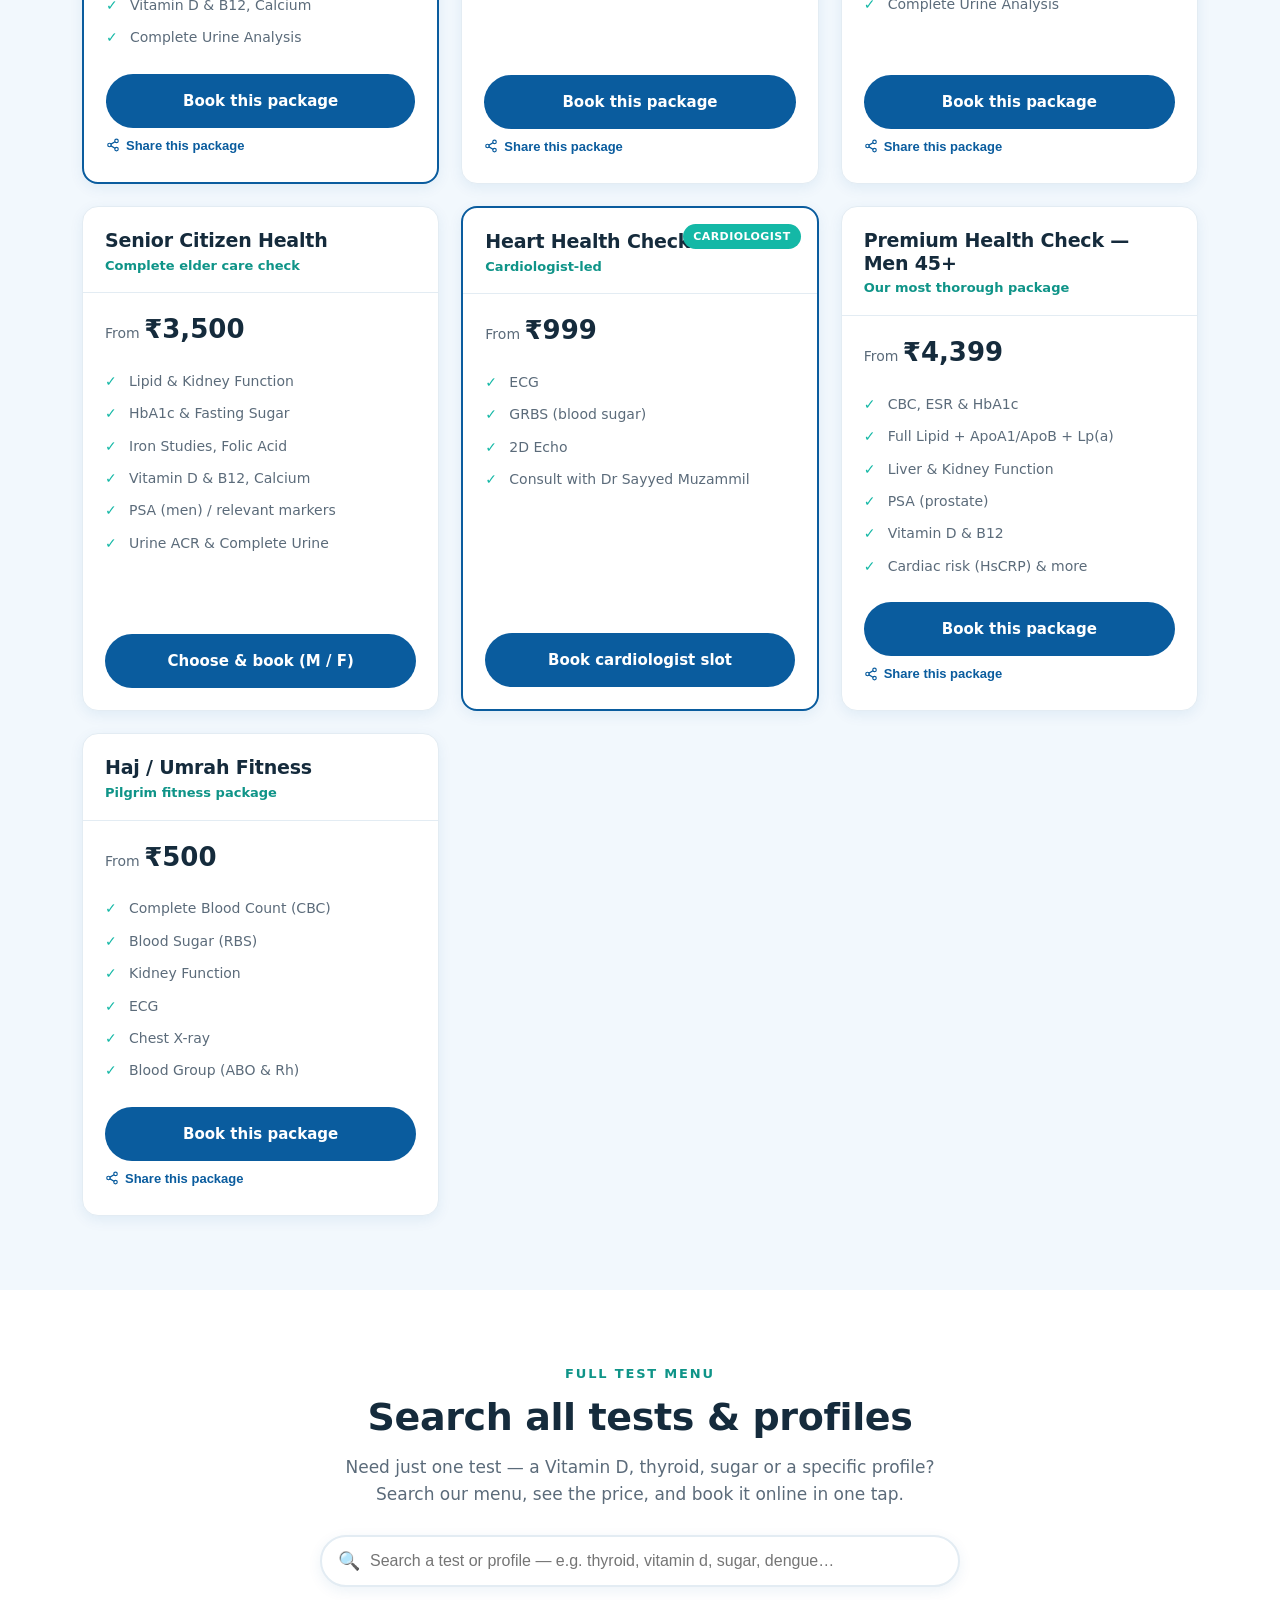
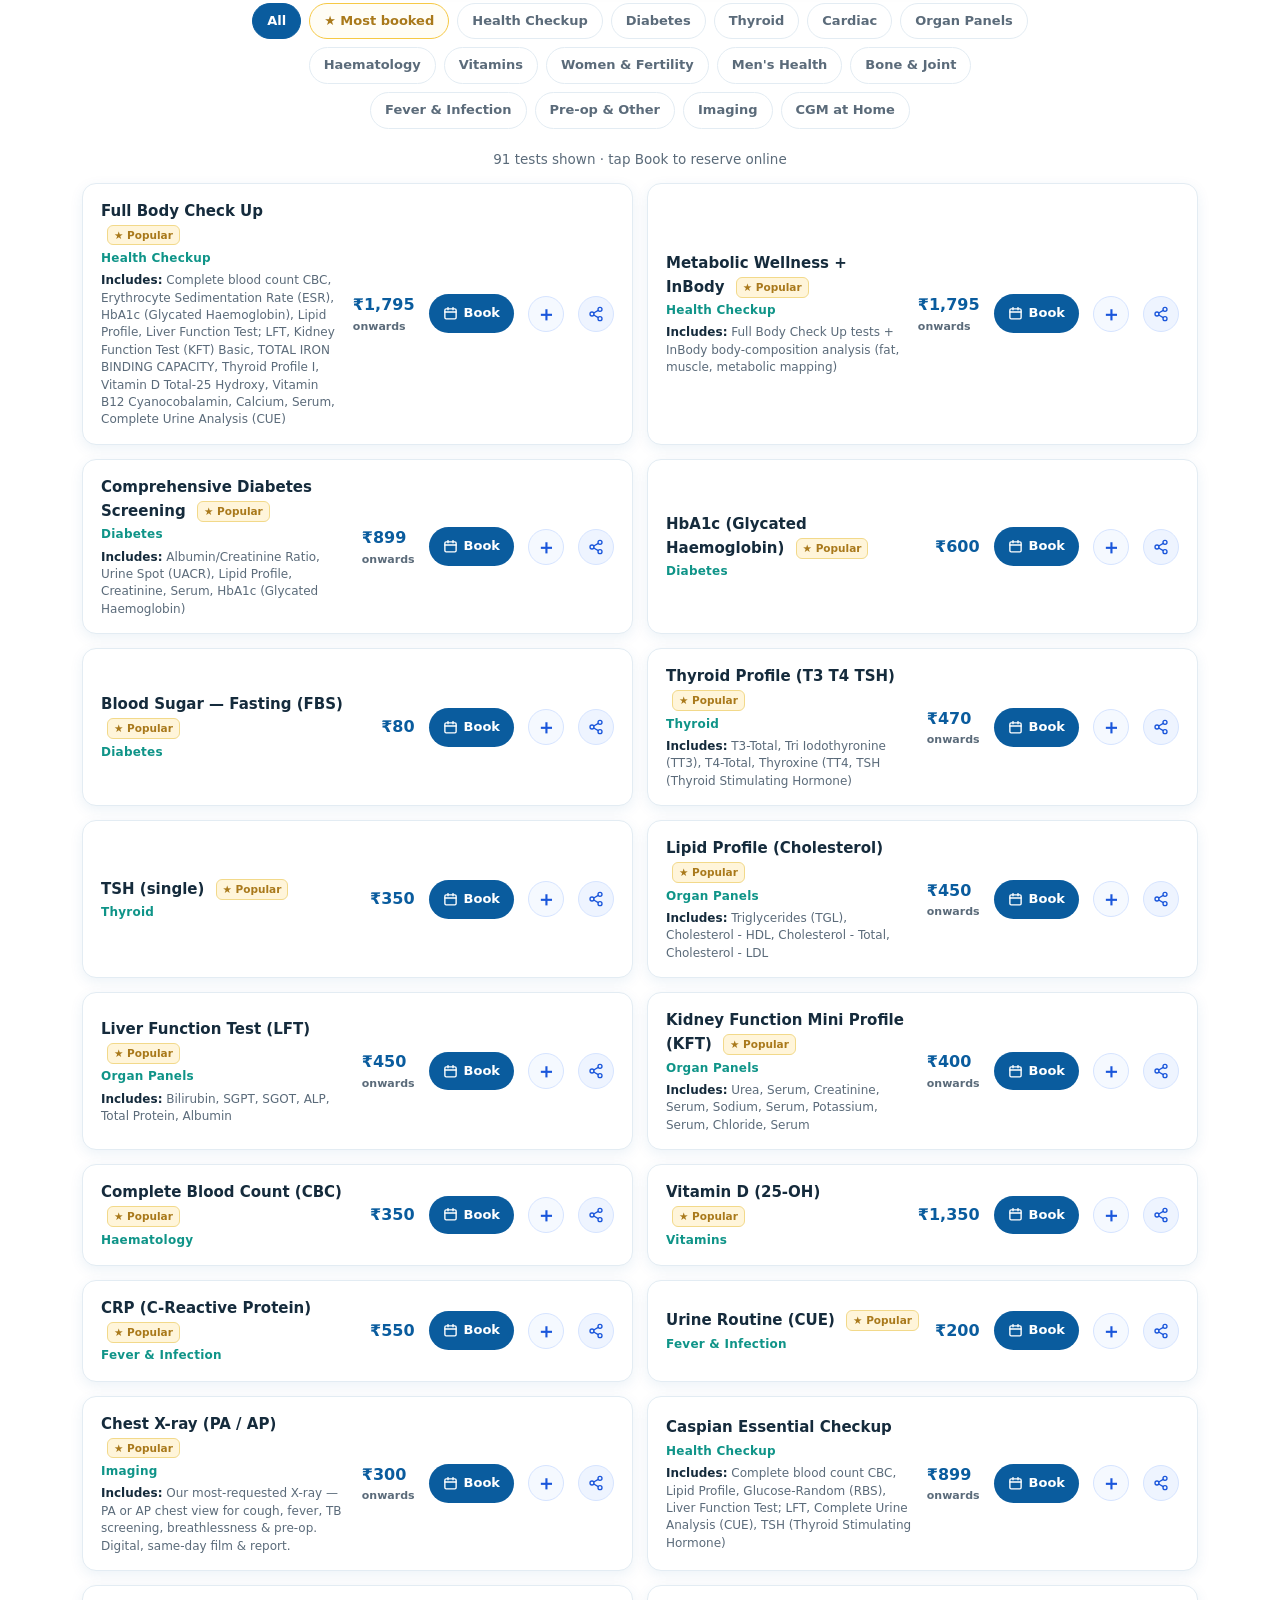
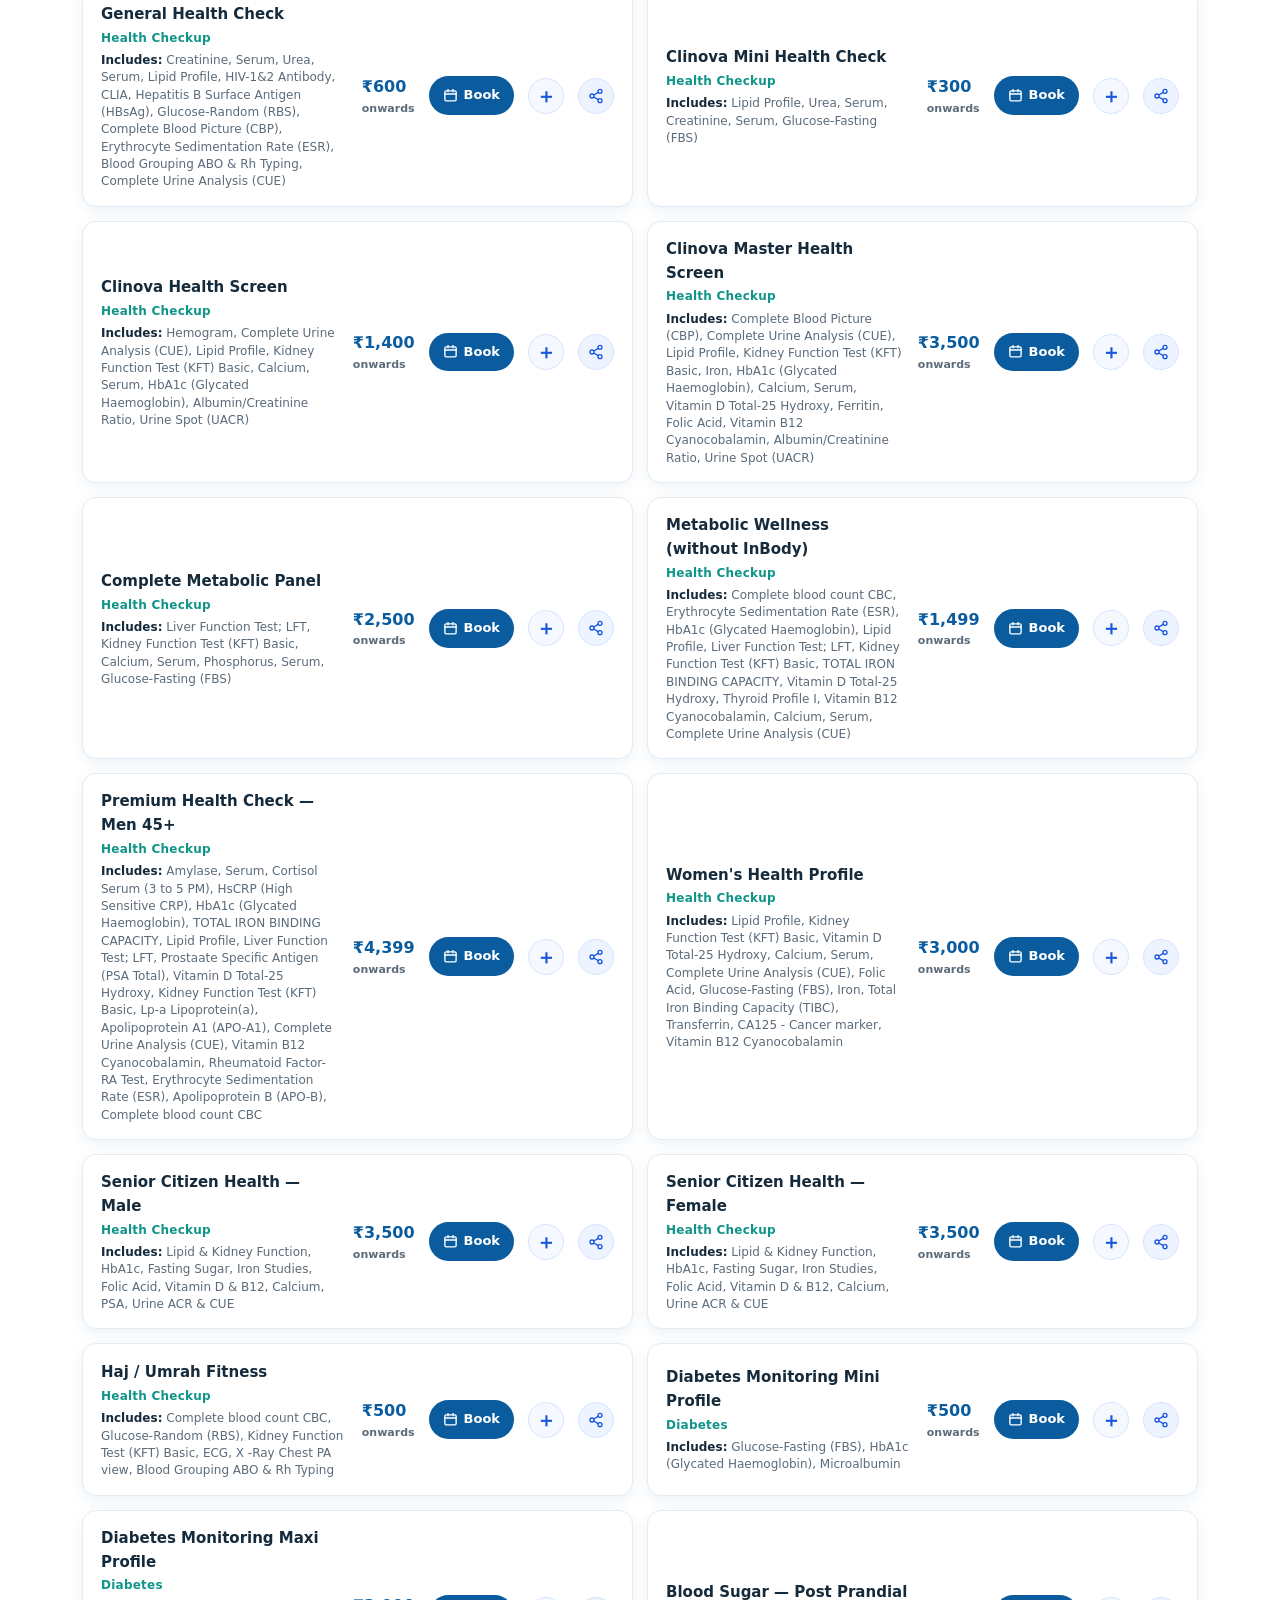
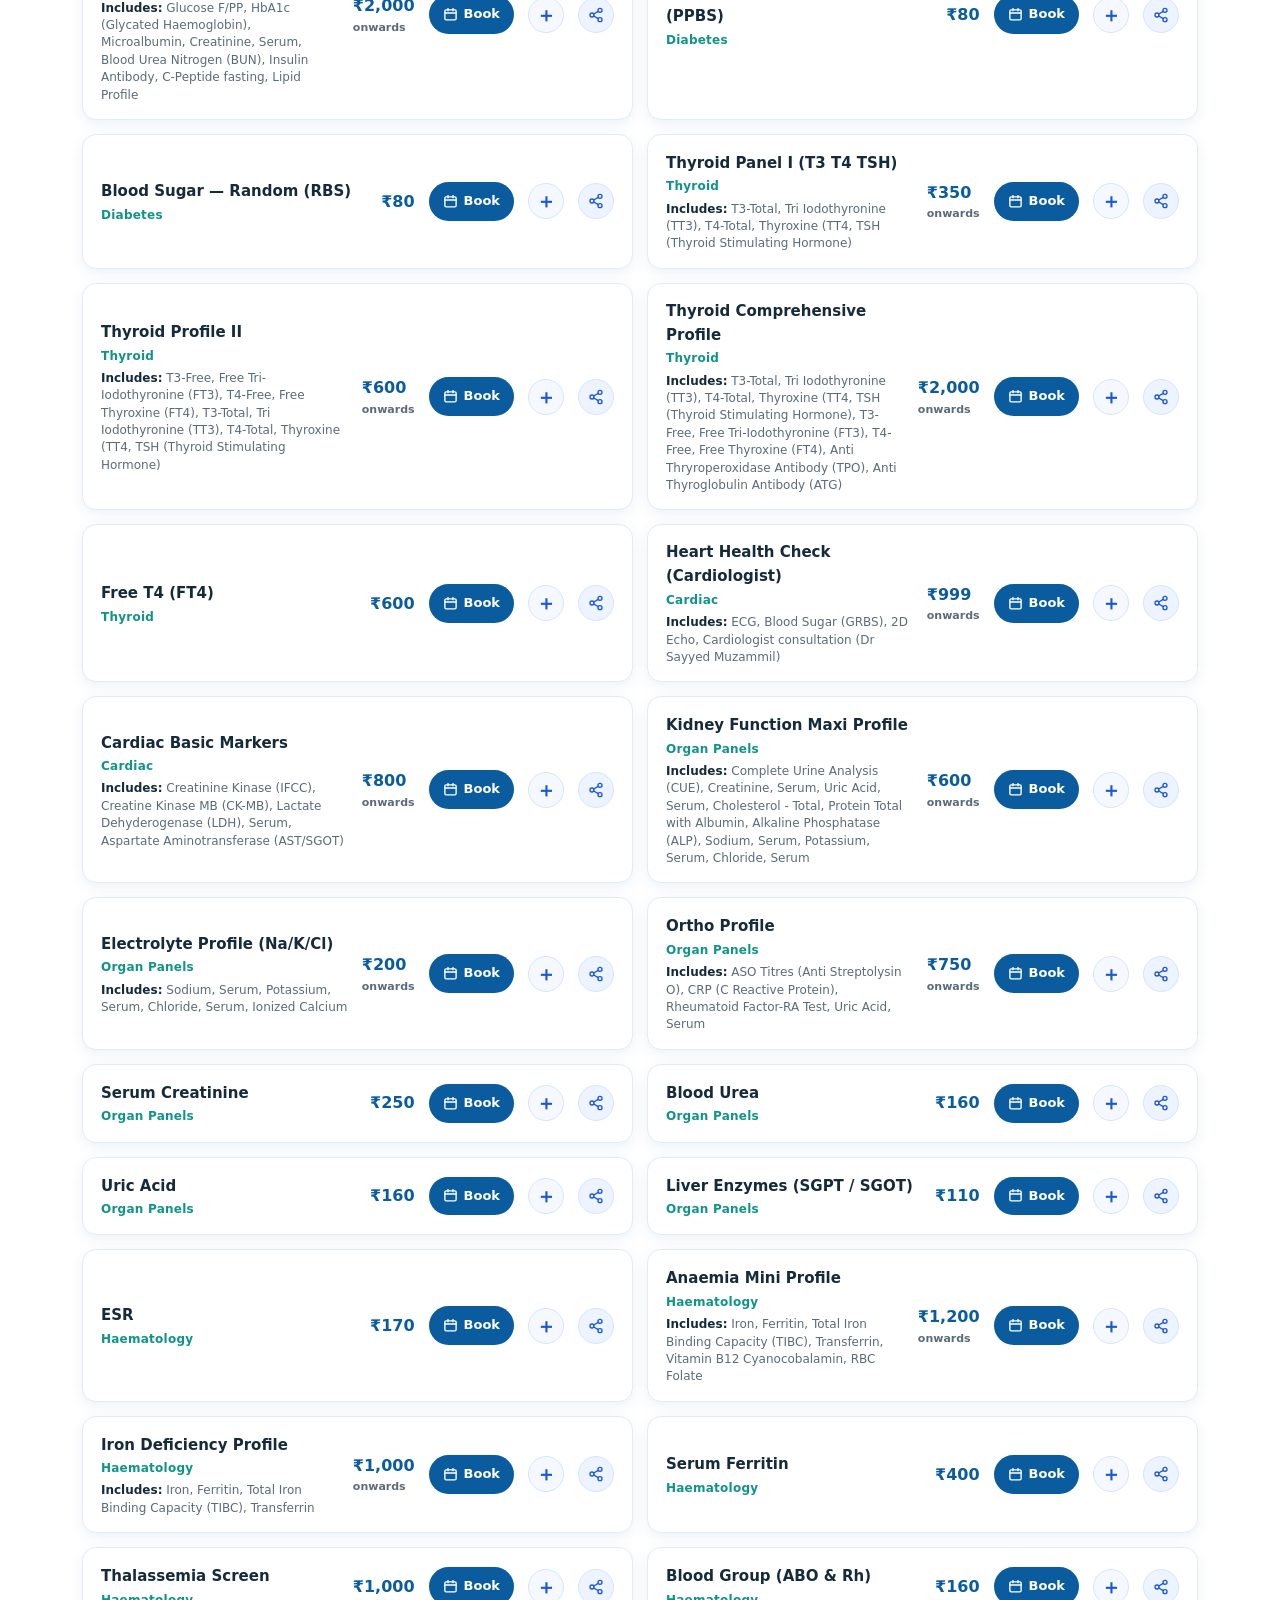
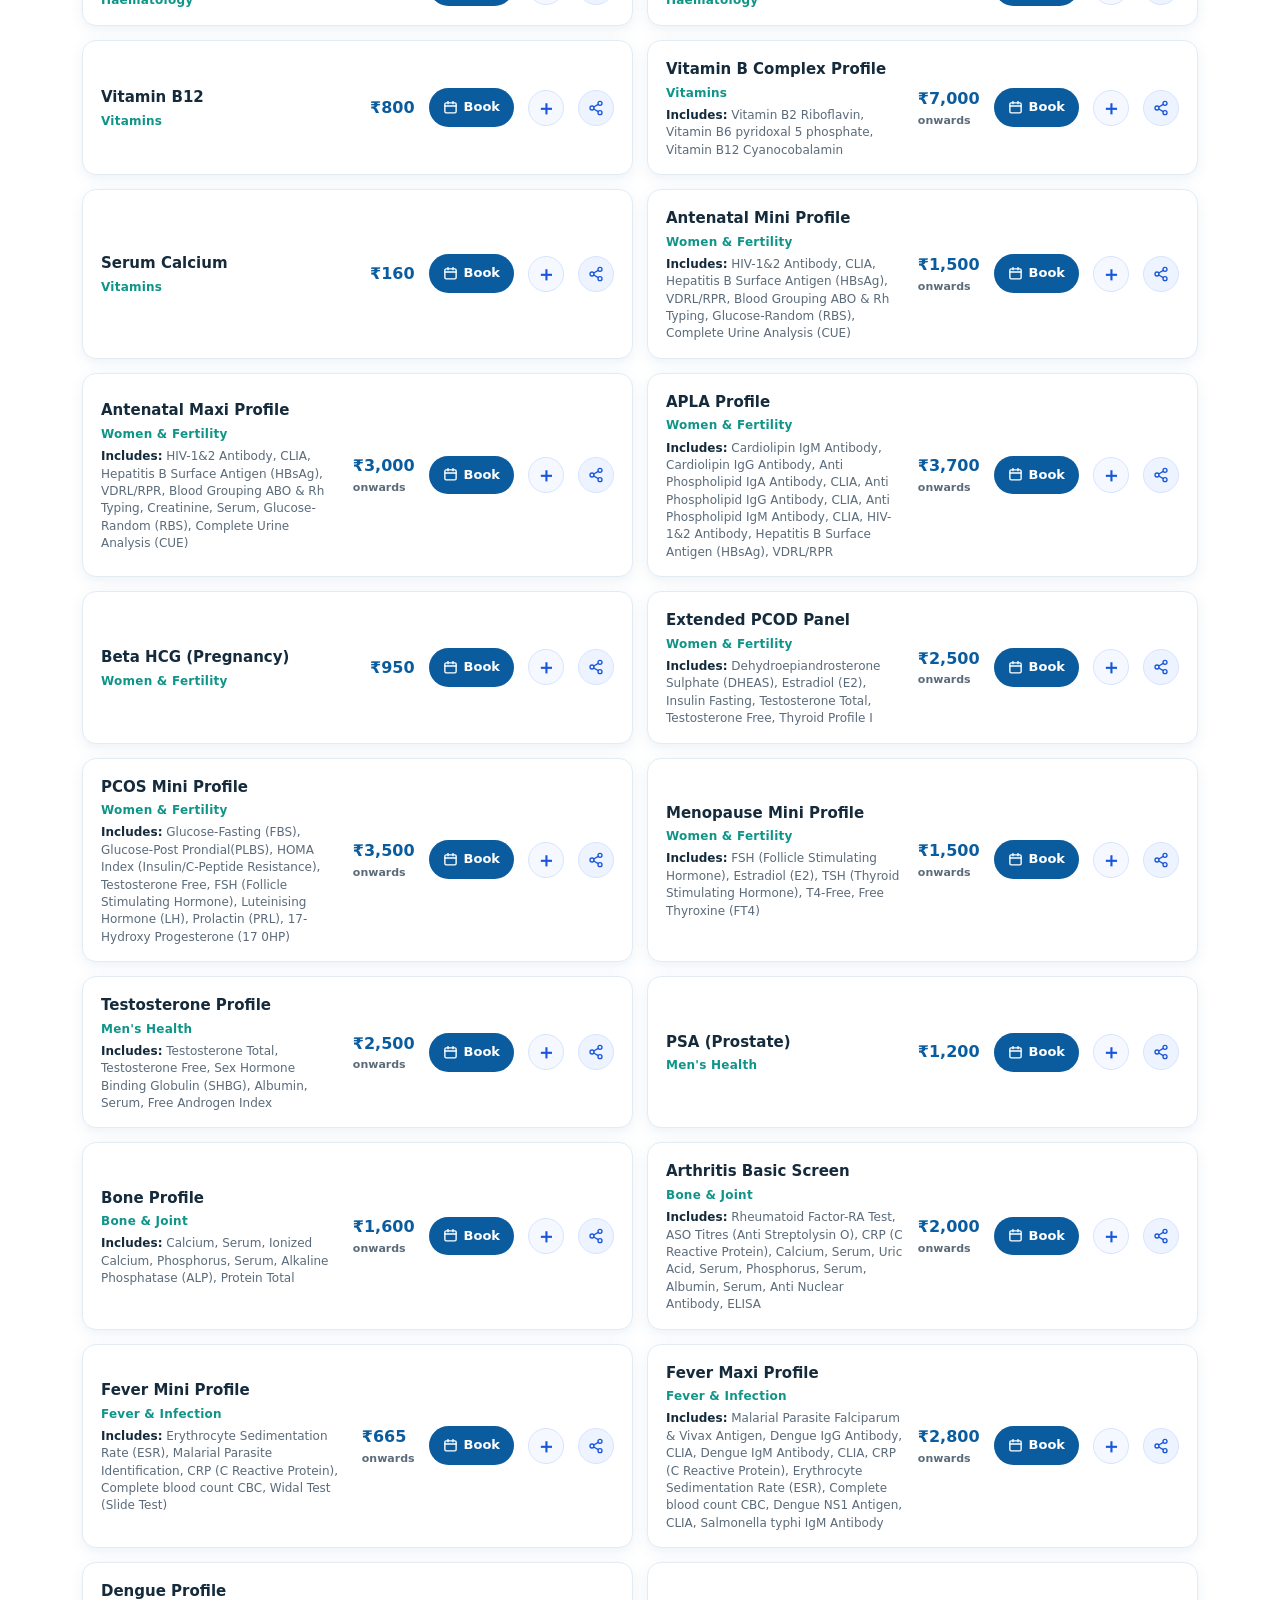
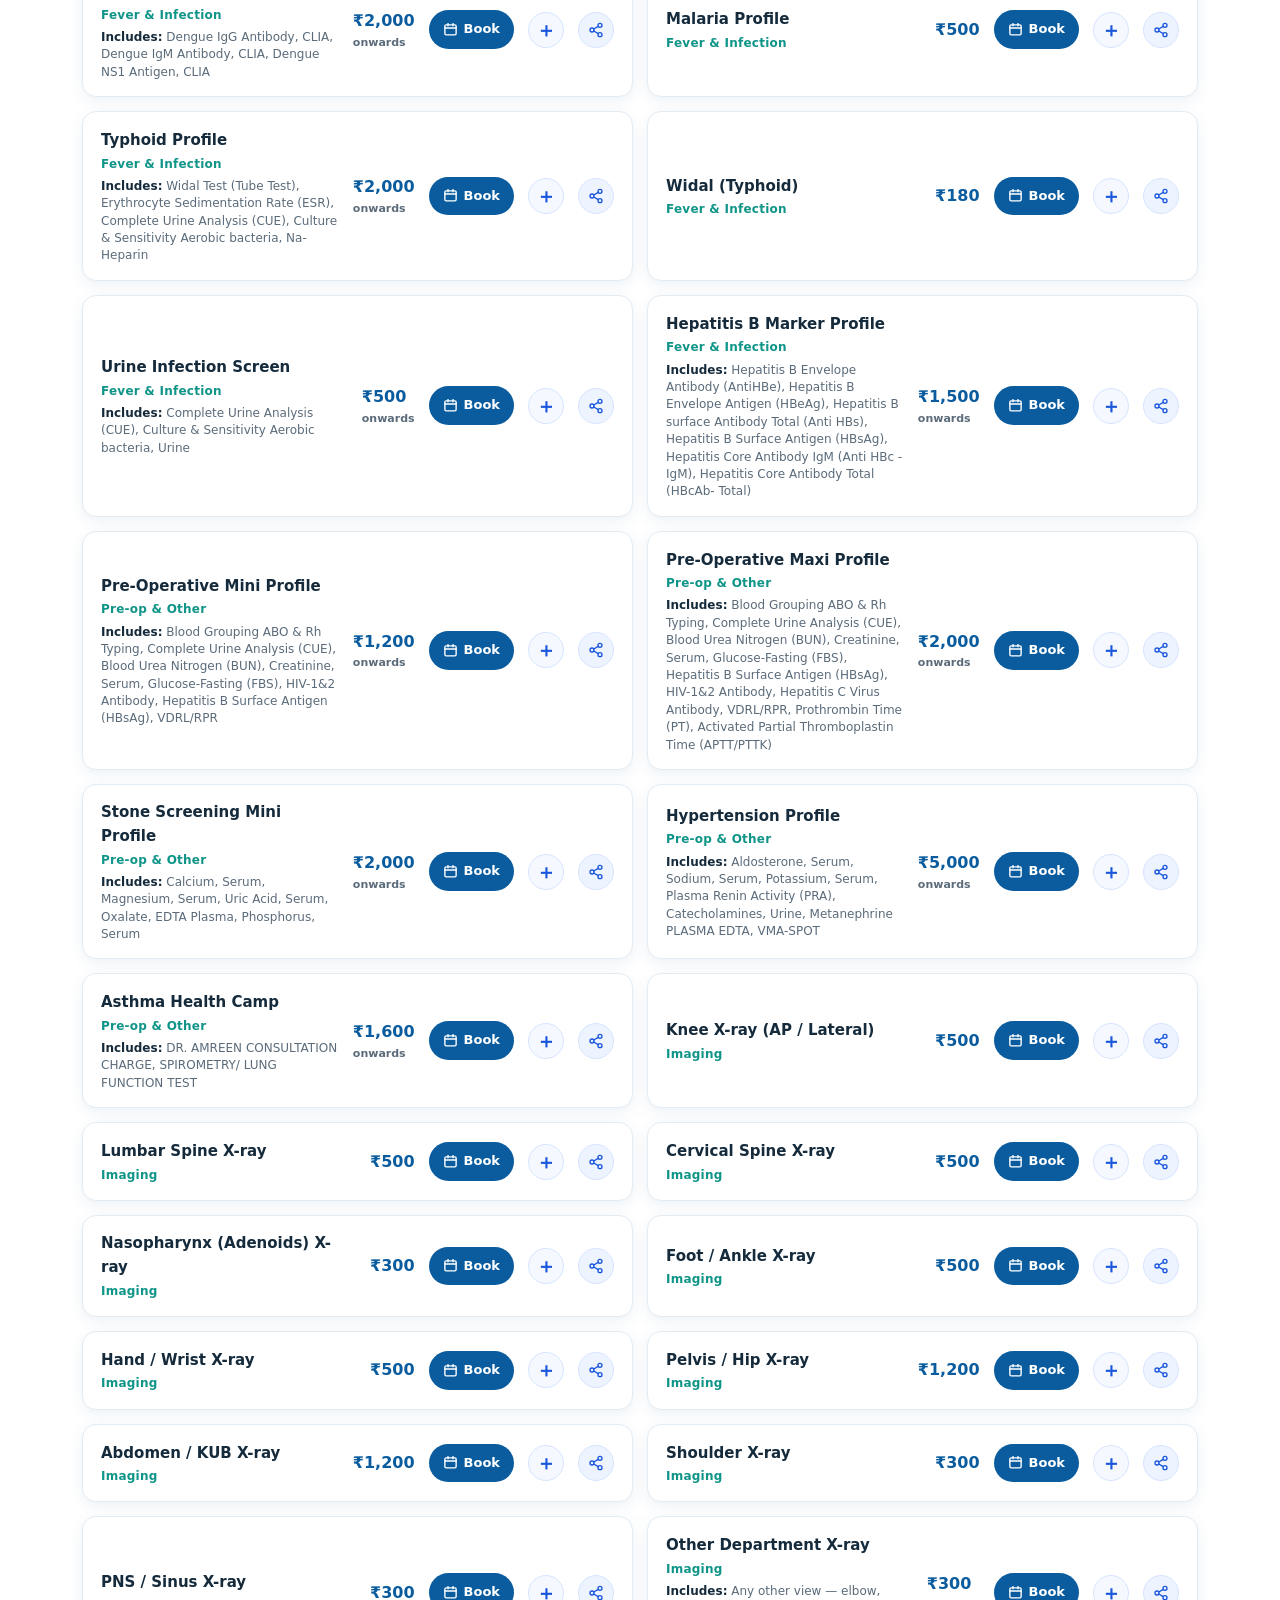
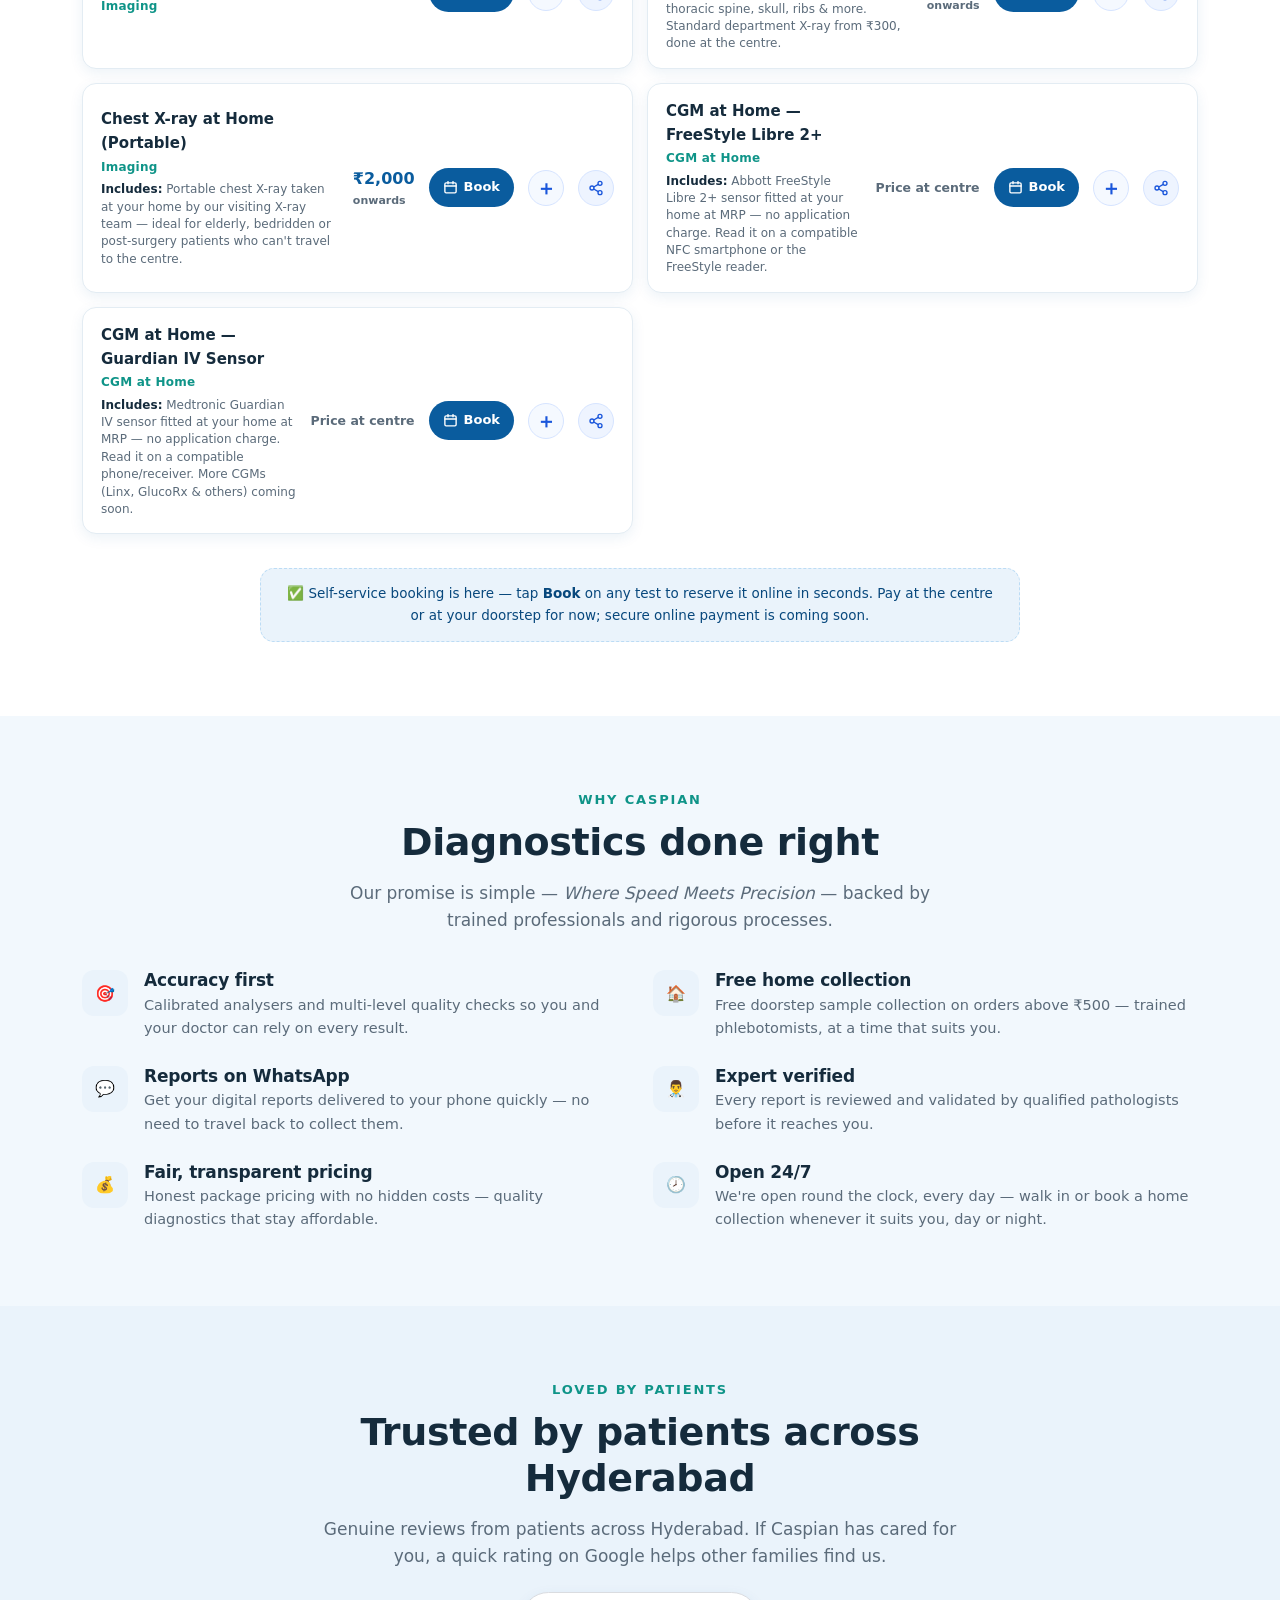
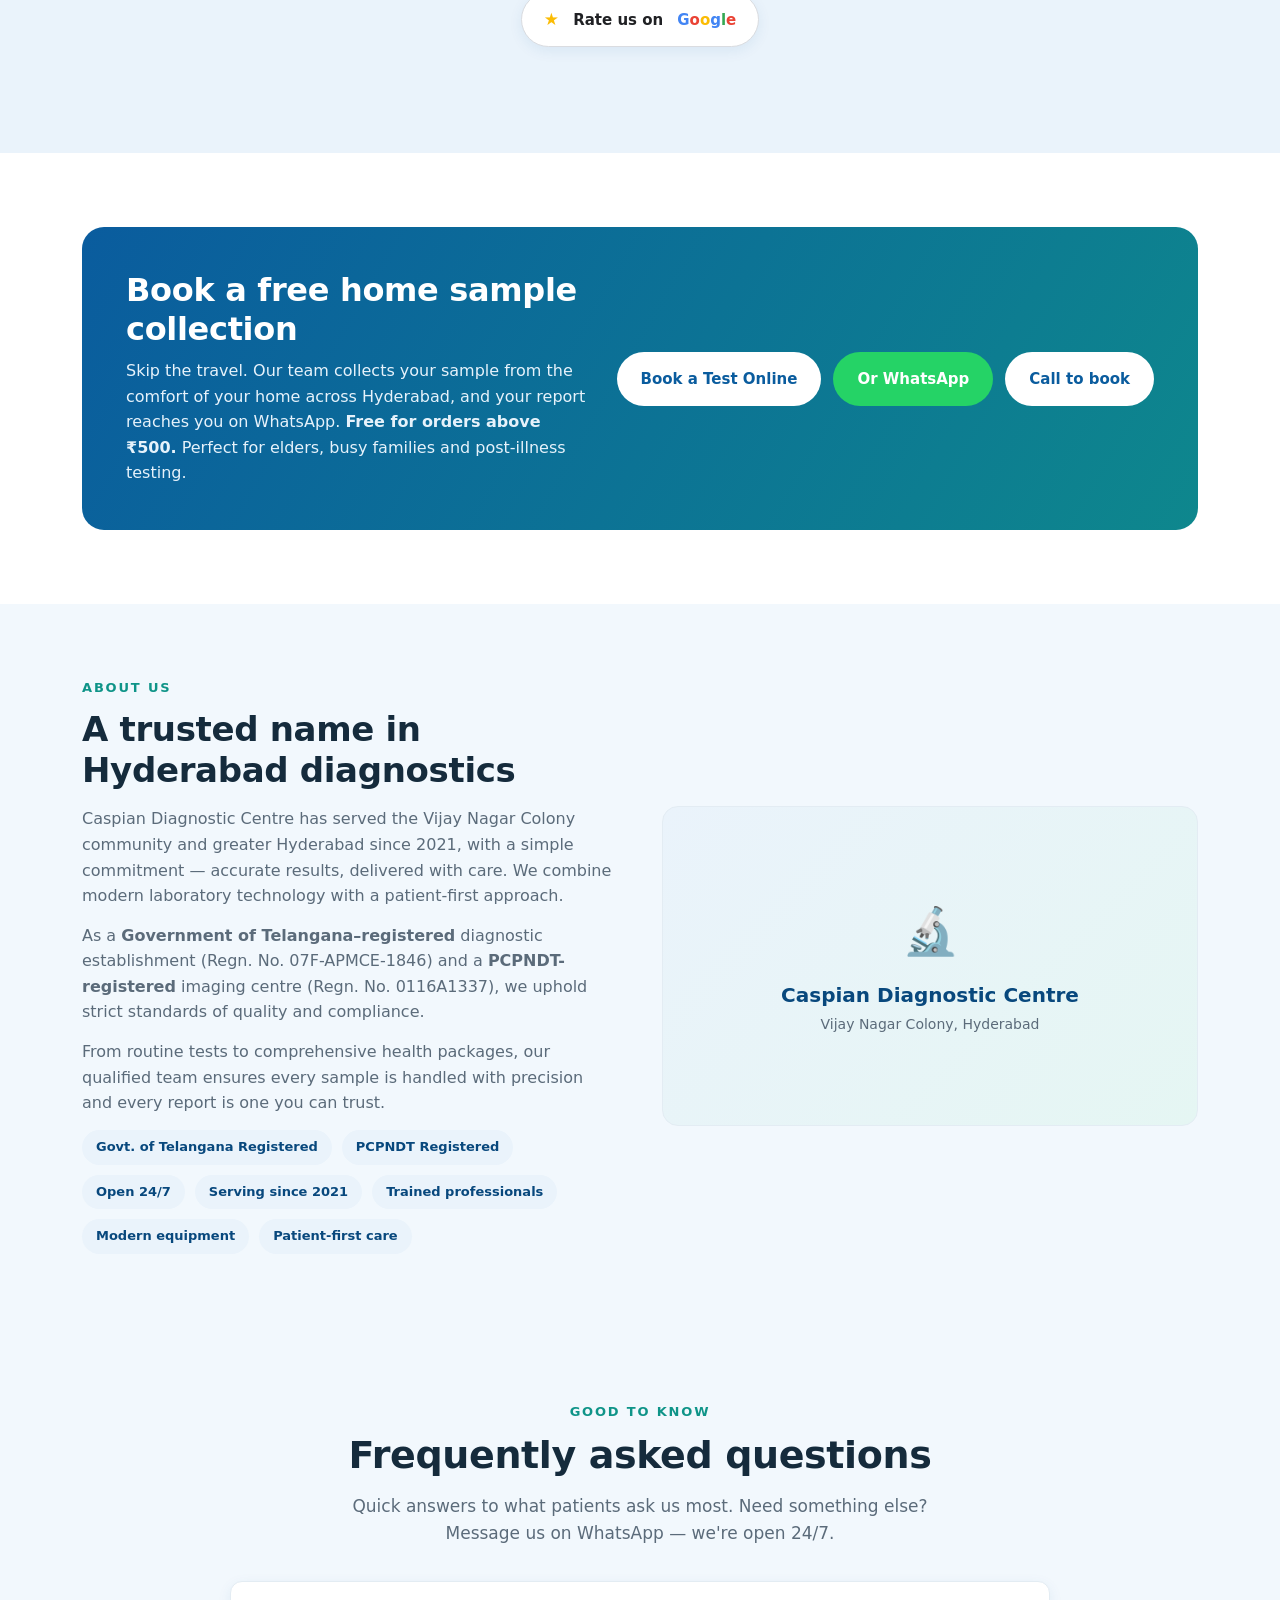
<file: index (1).html>
<!DOCTYPE html>
<html lang="en">
<head>
<meta charset="UTF-8">
<meta name="viewport" content="width=device-width, initial-scale=1.0">
<link rel="preconnect" href="https://www.googletagmanager.com" crossorigin>
<link rel="preconnect" href="https://connect.facebook.net" crossorigin>
<link rel="preconnect" href="https://elfsightcdn.com" crossorigin>
<link rel="icon" type="image/webp" href="[data-uri]">
<link rel="apple-touch-icon" href="[data-uri]">
<title>Caspian Diagnostic Centre | Diagnostic Lab in Hyderabad</title>
<meta name="description" content="Caspian Diagnostic Centre, Hyderabad — accurate pathology testing, health checkup packages, and home sample collection. Committed for accuracy & quality. Book online in seconds.">
<style>
  :root{
    --blue:#0A5C9E; --blue-dark:#08487d; --blue-800:#063a66;
    --teal:#14B8A6; --teal-dark:#0f9488;
    --ink:#152b3c; --muted:#5b6b7a; --line:#e3ecf3;
    --bg:#ffffff; --bg-soft:#f2f8fd; --bg-blue:#eaf3fb;
    --shadow:0 10px 30px rgba(10,92,158,.10); --shadow-sm:0 4px 14px rgba(10,92,158,.08);
    --radius:16px;
  }
  *{box-sizing:border-box;margin:0;padding:0}
  html{scroll-behavior:smooth;scroll-padding-top:84px;overflow-x:hidden}
  body{font-family:'Segoe UI',system-ui,-apple-system,Roboto,Helvetica,Arial,sans-serif;color:var(--ink);line-height:1.6;background:var(--bg);-webkit-font-smoothing:antialiased;overflow-x:hidden}
  h1,h2,h3{line-height:1.2;font-weight:700;letter-spacing:-.01em}
  a{color:inherit;text-decoration:none}
  img{max-width:100%}
  .wrap{max-width:1160px;margin:0 auto;padding:0 22px}
  .btn{display:inline-flex;align-items:center;gap:9px;font-weight:600;font-size:15px;padding:13px 22px;border-radius:999px;border:2px solid transparent;cursor:pointer;transition:.2s;white-space:nowrap}
  .btn-wa{background:#25D366;color:#fff}
  .btn-wa:hover{background:#1eb457;transform:translateY(-1px)}
  .btn-primary{background:var(--blue);color:#fff}
  .btn-primary:hover{background:var(--blue-dark);transform:translateY(-1px)}
  .btn-ghost{background:transparent;color:var(--blue);border-color:#cfe1f1}
  .btn-ghost:hover{background:var(--bg-blue)}
  .btn-white{background:#fff;color:var(--blue)}
  .btn-white:hover{transform:translateY(-1px)}
  .sec{padding:74px 0}
  .sec-soft{background:var(--bg-soft)}
  .eyebrow{color:var(--teal-dark);font-weight:700;font-size:13px;letter-spacing:.14em;text-transform:uppercase;margin-bottom:10px}
  .sec h2{font-size:clamp(26px,3.4vw,38px);margin-bottom:14px}
  .lead{color:var(--muted);font-size:17px;max-width:640px}
  .center{text-align:center;margin:0 auto}

  /* top bar */
  .topbar{background:var(--blue-800);color:#dbeafe;font-size:13.5px}
  .topbar .wrap{display:flex;justify-content:space-between;align-items:center;gap:16px;padding:8px 22px;flex-wrap:wrap}
  .topbar a{color:#eaf3fb;font-weight:500}
  .topbar .ti{display:inline-flex;align-items:center;gap:6px}
  .topbar .sep{opacity:.4}

  /* nav */
  header.nav{position:sticky;top:0;z-index:50;background:rgba(255,255,255,.92);backdrop-filter:blur(10px);border-bottom:1px solid var(--line)}
  .nav .wrap{display:flex;align-items:center;justify-content:space-between;padding:12px 22px}
  .brand{display:flex;align-items:center;gap:11px}
  .brand .logo{width:42px;height:42px;flex:0 0 42px}
  .brand .bt{font-weight:800;font-size:19px;color:var(--blue);letter-spacing:-.02em;line-height:1}
  .brand .bs{font-size:11px;color:var(--muted);letter-spacing:.12em;text-transform:uppercase}
  nav.links{display:flex;align-items:center;gap:26px}
  nav.links a{font-weight:600;font-size:15px;color:var(--ink)}
  nav.links a:hover{color:var(--blue)}
  .nav-hosp{display:none}
  .nav-cta{display:flex;align-items:center;gap:10px}
  .nav-cart{position:relative;display:inline-flex;align-items:center;justify-content:center;width:42px;height:42px;border:1.5px solid var(--line);background:#fff;border-radius:11px;color:var(--ink);cursor:pointer;transition:.15s;flex:0 0 auto;padding:0}
  .nav-cart:hover{border-color:#cfe1f1;color:var(--blue)}
  .nav-cart .nc-badge{position:absolute;top:-7px;right:-7px;background:var(--blue);color:#fff;font-size:11px;font-weight:800;min-width:19px;height:19px;border-radius:999px;display:flex;align-items:center;justify-content:center;padding:0 5px;box-shadow:0 0 0 2px #fff}
  .nav-cart .nc-badge[hidden]{display:none}
  .nav-cart.bump{animation:ncbump .35s ease}
  @keyframes ncbump{0%{transform:scale(1)}40%{transform:scale(1.22)}100%{transform:scale(1)}}
  @media(max-width:640px){ .nav-cart{display:none} }
  .menu-btn{display:none;background:none;border:0;cursor:pointer;padding:6px}
  .menu-btn span{display:block;width:24px;height:2.5px;background:var(--ink);margin:5px 0;border-radius:2px;transition:.2s}

  /* hero */
  .hero{position:relative;background:linear-gradient(135deg,#0A5C9E 0%,#0b6fb8 55%,#0f8fb0 100%);color:#fff;overflow:hidden}
  .hero::after{content:"";position:absolute;right:-140px;top:-120px;width:460px;height:460px;background:radial-gradient(circle,rgba(255,255,255,.14),transparent 70%);border-radius:50%}
  .hero::before{content:"";position:absolute;left:-100px;bottom:-160px;width:420px;height:420px;background:radial-gradient(circle,rgba(20,184,166,.22),transparent 70%);border-radius:50%}
  .hero .wrap{position:relative;z-index:2;display:grid;grid-template-columns:1.1fr .9fr;gap:40px;align-items:center;padding-top:66px;padding-bottom:72px}
  .hero h1{font-size:clamp(30px,4.6vw,50px);margin-bottom:16px}
  .hero p.sub{font-size:18px;color:#e6f2fb;max-width:520px;margin-bottom:26px}
  .hero .cta{display:flex;gap:12px;flex-wrap:wrap;margin-bottom:26px}
  .hero .assure{display:flex;gap:22px;flex-wrap:wrap;font-size:14px;color:#e6f2fb}
  .hero .assure div{display:flex;align-items:center;gap:8px}
  .hero .tick{width:20px;height:20px;flex:0 0 20px;background:rgba(255,255,255,.2);border-radius:50%;display:grid;place-items:center;font-size:12px}
  .hero-card{background:rgba(255,255,255,.12);border:1px solid rgba(255,255,255,.25);border-radius:20px;padding:26px;backdrop-filter:blur(6px)}
  .hero-card h3{font-size:19px;margin-bottom:6px}
  .hero-card p{font-size:14px;color:#e6f2fb;margin-bottom:18px}
  .hero-card .step{display:flex;gap:13px;align-items:flex-start;margin-bottom:16px}
  .hero-card .num{width:30px;height:30px;flex:0 0 30px;background:#fff;color:var(--blue);border-radius:50%;display:grid;place-items:center;font-weight:800;font-size:14px}
  .hero-card .step b{display:block;font-size:15px}
  .hero-card .step span{font-size:13px;color:#dbeafe}

  /* stats */
  .stats{background:#fff;margin-top:-38px;position:relative;z-index:5}
  .stats .grid{background:#fff;border:1px solid var(--line);border-radius:var(--radius);box-shadow:var(--shadow);display:grid;grid-template-columns:repeat(4,1fr);overflow:hidden}
  .stats .cell{padding:26px 20px;text-align:center;border-right:1px solid var(--line)}
  .stats .cell:last-child{border-right:0}
  .stats .n{font-size:30px;font-weight:800;color:var(--blue)}
  .stats .l{font-size:13.5px;color:var(--muted);margin-top:2px}

  /* services */
  .cards{display:grid;grid-template-columns:repeat(3,1fr);gap:20px;margin-top:38px}
  .card{background:#fff;border:1px solid var(--line);border-radius:var(--radius);padding:26px;transition:.2s;box-shadow:var(--shadow-sm)}
  .card:hover{transform:translateY(-4px);box-shadow:var(--shadow);border-color:#cfe1f1}
  .card .ic{width:52px;height:52px;border-radius:13px;background:var(--bg-blue);color:var(--blue);display:grid;place-items:center;margin-bottom:16px}
  .card h3{font-size:18px;margin-bottom:7px}
  .card p{font-size:14.5px;color:var(--muted)}

  /* packages */
  .pkgs{display:grid;grid-template-columns:repeat(3,1fr);gap:22px;margin-top:38px}
  .pkg{background:#fff;border:1px solid var(--line);border-radius:var(--radius);overflow:hidden;display:flex;flex-direction:column;box-shadow:var(--shadow-sm);transition:.2s}
  .pkg:hover{transform:translateY(-4px);box-shadow:var(--shadow)}
  .pkg.feat{border:2px solid var(--blue)}
  .pkg .top{padding:22px 22px 16px;border-bottom:1px solid var(--line);position:relative}
  .pkg .tag{position:absolute;top:16px;right:16px;background:var(--teal);color:#fff;font-size:11px;font-weight:700;padding:4px 10px;border-radius:999px;letter-spacing:.04em}
  .pkg h3{font-size:19px;margin-bottom:4px}
  .pkg .cnt{font-size:13px;color:var(--teal-dark);font-weight:600}
  .pkg .price{padding:16px 22px 6px;font-size:14px;color:var(--muted)}
  .pkg .price b{font-size:26px;color:var(--ink);font-weight:800}
  .pkg ul{list-style:none;padding:8px 22px 20px;flex:1}
  .pkg li{font-size:14px;color:var(--muted);padding:5px 0 5px 24px;position:relative}
  .pkg li::before{content:"✓";position:absolute;left:0;color:var(--teal);font-weight:800}
  .pkg .act{padding:0 22px 22px}
  .pkg .act .btn{width:100%;justify-content:center}

  /* all tests directory */
  .dir-search{max-width:640px;margin:26px auto 8px;position:relative}
  .dir-search input{width:100%;font-size:16px;padding:15px 18px 15px 48px;border:2px solid var(--line);border-radius:999px;background:#fff;color:var(--ink);outline:none;transition:.2s;box-shadow:var(--shadow-sm)}
  .dir-search input:focus{border-color:var(--blue)}
  .dir-search .si{position:absolute;left:18px;top:50%;transform:translateY(-50%);color:var(--muted);font-size:18px}
  .dir-chips{display:flex;flex-wrap:wrap;gap:8px;justify-content:center;margin:16px auto 0;max-width:820px}
  .dir-chip{background:#fff;border:1.5px solid var(--line);color:var(--muted);font-size:13px;font-weight:600;padding:7px 14px;border-radius:999px;cursor:pointer;transition:.15s}
  .dir-chip:hover{border-color:#cfe1f1;color:var(--blue)}
  .dir-chip.on{background:var(--blue);border-color:var(--blue);color:#fff}
  .dir-chip-pop{border-color:#f6c945;color:#a9791b;background:#fffdf5}
  .dir-chip-pop.on{background:#f6b21b;border-color:#f6b21b;color:#3a2a00}
  .ti-pop{display:inline-block;font-size:10.5px;font-weight:800;color:#a9791b;background:#fff5da;border:1px solid #f2d98a;border-radius:6px;padding:1px 6px;margin-left:6px;vertical-align:middle;white-space:nowrap}
  .dir-count{text-align:center;color:var(--muted);font-size:13.5px;margin:20px 0 6px}
  .dir-list{display:grid;grid-template-columns:repeat(2,1fr);gap:14px;margin-top:12px}
  .titem{display:flex;align-items:center;gap:14px;background:#fff;border:1px solid var(--line);border-radius:14px;padding:15px 18px;box-shadow:var(--shadow-sm);transition:.15s}
  .titem:hover{border-color:#cfe1f1;transform:translateY(-2px)}
  .titem .ti-main{flex:1;min-width:0}
  .titem .ti-name{font-weight:700;font-size:15px;color:var(--ink);cursor:pointer;display:inline-block}
  .titem .ti-name:hover{color:var(--blue);text-decoration:underline;text-underline-offset:2px}
  .titem .ti-cat{font-size:12px;color:var(--teal-dark);font-weight:600;letter-spacing:.02em;margin-top:2px}
  .titem .ti-inc{font-size:12px;color:var(--muted);margin-top:4px;line-height:1.45}
  .titem .ti-inc b{color:var(--ink);font-weight:600}
  .dir-hit{background:#fff6d6;border-radius:3px;padding:0 2px;font-weight:700;color:#8a6d1b}
  .titem .ti-price{font-weight:800;font-size:16px;color:var(--blue);white-space:nowrap}
  .titem .ti-price small{display:block;font-weight:600;font-size:11px;color:var(--muted)}
  .titem .ti-ask{font-size:12.5px;color:var(--muted);font-weight:600;white-space:nowrap}
  .titem .ti-book{flex:0 0 auto;background:var(--blue);color:#fff;font-weight:700;font-size:13px;padding:9px 14px;border-radius:999px;display:inline-flex;align-items:center;gap:6px;white-space:nowrap;transition:.15s}
  .titem .ti-book:hover{background:#1447b8}
  a:focus-visible,button:focus-visible,input:focus-visible,select:focus-visible,textarea:focus-visible,.dir-chip:focus-visible,.bk-mode:focus-visible,.ti-share:focus-visible{outline:2px solid #1a56db;outline-offset:2px;border-radius:6px}
  .ti-share{flex:0 0 auto;background:#eef4ff;border:1px solid #d6e4ff;color:#1a56db;width:36px;height:36px;border-radius:50%;display:inline-grid;place-items:center;cursor:pointer;transition:.15s;padding:0}
  .ti-share:hover{background:#dbe8ff}
  .pkg .act .pkg-share{margin-top:10px;background:none;border:0;color:var(--blue);font-weight:600;font-size:13px;cursor:pointer;display:inline-flex;align-items:center;gap:6px}
  .pkg .act .pkg-share:hover{text-decoration:underline}
  /* share popover */
  #sharePop{position:absolute;z-index:9998;background:#fff;border:1px solid var(--line);border-radius:12px;box-shadow:0 12px 34px rgba(15,23,42,.2);padding:6px;display:none;min-width:180px}
  #sharePop.on{display:block}
  #sharePop .sp-title{font-size:11.5px;font-weight:700;color:var(--muted);padding:6px 10px 4px}
  #sharePop button{display:flex;align-items:center;gap:10px;width:100%;background:none;border:0;padding:10px 10px;border-radius:8px;font-size:14px;color:#0f2444;cursor:pointer;text-align:left;font-family:inherit}
  #sharePop button:hover{background:#f1f5f9}
  #toast{position:fixed;left:50%;bottom:88px;transform:translateX(-50%) translateY(20px);background:#0f2444;color:#fff;font-size:14px;font-weight:600;padding:11px 20px;border-radius:999px;box-shadow:0 8px 24px rgba(0,0,0,.25);opacity:0;pointer-events:none;transition:.25s;z-index:10000}
  @media(max-width:640px){ #toast{bottom:150px} }
  #toast.on{opacity:1;transform:translateX(-50%) translateY(0)}
  .dir-empty{text-align:center;color:var(--muted);padding:34px 0;font-size:15px}
  .dir-portal{background:var(--bg-blue);border:1px dashed #bcdcf5;color:var(--blue-dark);border-radius:14px;padding:14px 18px;margin:22px auto 0;max-width:760px;text-align:center;font-size:13.5px}
  .dir-more-head{margin:26px 0 12px;padding-top:20px;border-top:1px dashed var(--line);font-size:13.5px;color:var(--muted)}
  .dir-more-head b{color:var(--blue-dark)}
  .titem.cat-item .ti-price{font-size:13px;color:var(--muted);font-weight:600}
  @media(max-width:640px){.dir-list{grid-template-columns:1fr}.titem .ti-book span{display:none}}

  /* why / features */
  .feat-grid{display:grid;grid-template-columns:repeat(2,1fr);gap:26px;margin-top:36px}
  .frow{display:flex;gap:16px;align-items:flex-start}
  .frow .ic{width:46px;height:46px;flex:0 0 46px;border-radius:12px;background:var(--bg-blue);color:var(--blue);display:grid;place-items:center}
  .frow h3{font-size:17px;margin-bottom:3px}
  .frow p{font-size:14.5px;color:var(--muted)}

  /* home collection band */
  .band{background:linear-gradient(120deg,var(--blue) 0%,var(--teal-dark) 130%);color:#fff;border-radius:22px;padding:44px;display:grid;grid-template-columns:1.4fr auto;gap:30px;align-items:center}
  .band h2{color:#fff;font-size:clamp(24px,3vw,32px);margin-bottom:10px}
  .band p{color:#e6f2fb;max-width:560px}
  .band .act{display:flex;gap:12px;flex-wrap:wrap}

  /* about */
  .about-grid{display:grid;grid-template-columns:1fr 1fr;gap:44px;align-items:center}
  .about-grid .imgbox{background:linear-gradient(135deg,#eaf3fb,#e5f6f3);border:1px solid var(--line);border-radius:var(--radius);min-height:320px;display:grid;place-items:center;text-align:center;padding:30px;color:var(--blue)}
  .about p{color:var(--muted);margin-bottom:14px}
  .chips{display:flex;flex-wrap:wrap;gap:10px;margin-top:8px}
  .chip{background:var(--bg-blue);color:var(--blue-dark);font-size:13px;font-weight:600;padding:7px 14px;border-radius:999px}

  /* contact */
  .contact-grid{display:grid;grid-template-columns:1fr 1fr;gap:34px}
  .cbox{background:#fff;border:1px solid var(--line);border-radius:var(--radius);padding:14px;box-shadow:var(--shadow-sm)}
  .cbox iframe{width:100%;height:340px;border:0;border-radius:12px;display:block}
  .cinfo .row{display:flex;gap:15px;align-items:flex-start;margin-bottom:22px}
  .cinfo .ic{width:46px;height:46px;flex:0 0 46px;border-radius:12px;background:var(--bg-blue);color:var(--blue);display:grid;place-items:center}
  .cinfo .row b{display:block;font-size:16px;margin-bottom:2px}
  .cinfo .row span,.cinfo .row a{font-size:14.5px;color:var(--muted)}
  .cinfo .row a:hover{color:var(--blue)}

  /* footer */
  footer{background:var(--blue-800);color:#cde2f2;padding:52px 0 24px;font-size:14.5px}
  footer .cols{display:grid;grid-template-columns:1.4fr 1fr 1fr;gap:34px;margin-bottom:34px}
  footer h4{color:#fff;font-size:16px;margin-bottom:14px}
  footer a{color:#cde2f2;display:block;padding:4px 0}
  footer a:hover{color:#fff}
  footer .fbrand{display:flex;align-items:center;gap:10px;margin-bottom:12px}
  footer .fbrand .bt{color:#fff;font-weight:800;font-size:18px}
  footer .bottom{border-top:1px solid rgba(255,255,255,.15);padding-top:18px;display:flex;justify-content:space-between;flex-wrap:wrap;gap:10px;font-size:13px;color:#a9c8e0}

  /* floating whatsapp */
  .fab{position:fixed;right:20px;bottom:20px;z-index:60;background:#25D366;color:#fff;width:58px;height:58px;border-radius:50%;display:grid;place-items:center;box-shadow:0 8px 24px rgba(37,211,102,.5);transition:.2s}
  .fab:hover{transform:scale(1.08)}

  .note{background:#fff8e6;border:1px dashed #e8c65a;color:#8a6d1b;font-size:13.5px;border-radius:12px;padding:12px 16px;margin-top:22px}
  .note b{color:#6b520f}

  @media(max-width:900px){
    .hero .wrap{grid-template-columns:1fr;gap:28px}
    .about-grid,.contact-grid,.band{grid-template-columns:1fr}
    .band{text-align:left;padding:30px}
    .cards,.pkgs{grid-template-columns:repeat(2,1fr)}
    .feat-grid{grid-template-columns:1fr}
    .stats .grid{grid-template-columns:repeat(2,1fr)}
    .stats .cell:nth-child(2){border-right:0}
    .stats .cell{border-bottom:1px solid var(--line)}
    footer .cols{grid-template-columns:1fr 1fr;gap:24px}
  }
  @media(max-width:640px){
    nav.links{position:fixed;top:0;right:0;height:100vh;width:78%;max-width:320px;background:#fff;flex-direction:column;align-items:flex-start;padding:80px 28px;gap:8px;box-shadow:-10px 0 40px rgba(0,0,0,.15);transform:translateX(100%);visibility:hidden;transition:transform .3s ease,visibility .3s}
    nav.links.open{transform:translateX(0);visibility:visible}
    nav.links a{padding:12px 0;width:100%;border-bottom:1px solid var(--line)}
    .menu-btn{display:block;z-index:70}
    nav.links a.nav-hosp{display:block;color:var(--blue);font-weight:700}
    .nav-cta .btn-ghost{display:none}
    .cards,.pkgs{grid-template-columns:1fr}
    .topbar .hide-sm{display:none}
    .sec{padding:52px 0}
    .band{padding:24px}
    footer .cols{grid-template-columns:1fr;gap:20px}
    .band .act .btn{width:100%;justify-content:center}
  }

  .logo-img{height:46px;width:auto;display:block}
  .foot-logo{background:#fff;padding:9px 15px;border-radius:11px;display:inline-block;line-height:0}
  .foot-logo img{height:42px;width:auto;display:block}
  @media(max-width:640px){.logo-img{height:38px}}
  .ftag{color:#8fd3ff;font-style:italic;font-weight:600;font-size:14px;margin-top:10px}

  .blogo{width:40px;height:40px;flex:0 0 40px}
  .btwrap{display:flex;flex-direction:column;line-height:1}
  .bt{font-weight:800;font-size:20px;color:var(--blue);letter-spacing:-.02em}
  .bs{font-size:10px;color:var(--muted);letter-spacing:.16em;text-transform:uppercase;margin-top:2px}
  .fbt{color:#fff;font-weight:800;font-size:18px}

  /* FAQ */
  .faq-item{background:#fff;border:1px solid var(--line);border-radius:12px;margin-bottom:12px;box-shadow:var(--shadow-sm);overflow:hidden}
  .faq-item summary{list-style:none;cursor:pointer;padding:17px 22px;font-weight:600;font-size:16px;color:var(--ink);display:flex;justify-content:space-between;align-items:center;gap:14px}
  .faq-item summary::-webkit-details-marker{display:none}
  .faq-item summary::after{content:"+";font-size:24px;font-weight:400;color:var(--blue);transition:.2s;flex:0 0 auto;line-height:1}
  .faq-item[open] summary::after{transform:rotate(45deg)}
  .faq-item summary:hover{color:var(--blue)}
  .faq-item p{padding:0 22px 18px;color:var(--muted);font-size:15px}

  /* ===== Brand logo (inlined) ===== */
  :root{--logo:url("[data-uri]")}
  .brand .logo-img{height:48px;width:135px;background:var(--logo) left center/contain no-repeat;display:block}
  @media(max-width:640px){.brand .logo-img{height:40px;width:112px}}
  .foot-logo{background:#fff;padding:10px 16px;border-radius:11px;display:inline-block}
  .foot-logo .li{height:46px;width:127px;background:var(--logo) center/contain no-repeat;display:block}

  /* Google rating badge */
  .grating{display:inline-flex;align-items:center;gap:9px;background:#fff;border-radius:999px;padding:8px 16px;box-shadow:0 4px 14px rgba(0,0,0,.14);margin-bottom:24px;text-decoration:none;transition:.2s;max-width:100%;flex-wrap:wrap;justify-content:center}
  .grating:hover{transform:translateY(-1px);box-shadow:0 7px 20px rgba(0,0,0,.2)}
  .grating .gnum{font-weight:800;font-size:18px;color:#202124;line-height:1}
  .grating .gstars{color:#fbbc04;font-size:15px;letter-spacing:1px}
  .grating .glbl{font-size:13px;color:#5b6b7a;font-weight:600}
  .gg{font-weight:700}.gg .b{color:#4285F4}.gg .r{color:#ea4335}.gg .y{color:#fbbc04}.gg .g{color:#34a853}
  .btn-google{background:#fff;color:#202124;border:1.5px solid #dadce0;box-shadow:var(--shadow-sm)}
  .btn-google:hover{background:#f6f9ff;transform:translateY(-1px);border-color:#c8d2df}
</style>

<!-- ===== SEO: canonical + social preview ===== -->
<link rel="canonical" href="https://www.caspianlabs.in/">
<meta name="robots" content="index, follow">
<meta name="keywords" content="diagnostic centre Hyderabad, pathology lab Vijay Nagar, blood test Hyderabad, health checkup packages, home sample collection Hyderabad, HbA1c, thyroid profile, full body checkup">
<meta name="author" content="Caspian Diagnostic Centre">
<meta property="og:title" content="Caspian Diagnostic Centre — Diagnostic Lab in Hyderabad">
<meta property="og:description" content="Accurate pathology testing, health checkup packages &amp; home sample collection in Hyderabad. Open 24/7. Book online in seconds.">
<meta property="og:image" content="https://www.caspianlabs.in/ogimage.png">
<meta property="og:image:width" content="1200">
<meta property="og:image:height" content="630">
<meta property="og:url" content="https://www.caspianlabs.in/">
<meta property="og:type" content="website">
<meta property="og:site_name" content="Caspian Diagnostic Centre">
<meta property="og:locale" content="en_IN">
<meta name="twitter:card" content="summary_large_image">
<meta name="twitter:title" content="Caspian Diagnostic Centre — Diagnostic Lab in Hyderabad">
<meta name="twitter:description" content="Accurate pathology testing, health packages &amp; home collection. Open 24/7. Book online in seconds.">
<meta name="twitter:image" content="https://www.caspianlabs.in/ogimage.png">

<!-- ===== Structured data: MedicalBusiness ===== -->
<script type="application/ld+json">
{
  "@context":"https://schema.org",
  "@type":"MedicalBusiness",
  "@id":"https://www.caspianlabs.in/#business",
  "name":"Caspian Diagnostic Centre",
  "alternateName":"Caspian Labs",
  "description":"Pathology lab, health checkup packages and home sample collection in Vijay Nagar, Hyderabad. Government of Telangana and PCPNDT registered. Open 24/7.",
  "url":"https://www.caspianlabs.in/",
  "logo":"https://www.caspianlabs.in/ogimage.png",
  "image":"https://www.caspianlabs.in/ogimage.png",
  "telephone":"+91-90593-41154",
  "email":"info@caspianlabs.in",
  "priceRange":"₹₹",
  "medicalSpecialty":"Pathology",
  "currenciesAccepted":"INR",
  "foundingDate":"2021",
  "address":{
    "@type":"PostalAddress",
    "streetAddress":"10-3-761/8, Ahmed Plaza, Vijay Nagar Colony",
    "addressLocality":"Hyderabad",
    "postalCode":"500057",
    "addressRegion":"Telangana",
    "addressCountry":"IN"
  },
  "hasMap":"https://share.google/AIJCsiy3rClrF880u",
  "areaServed":{"@type":"City","name":"Hyderabad"},
  "openingHoursSpecification":[{
    "@type":"OpeningHoursSpecification",
    "dayOfWeek":["Monday","Tuesday","Wednesday","Thursday","Friday","Saturday","Sunday"],
    "opens":"00:00",
    "closes":"23:59"
  }],
  "availableService":[
    {"@type":"MedicalTest","name":"Pathology & blood testing"},
    {"@type":"MedicalTest","name":"Health checkup packages"},
    {"@type":"MedicalProcedure","name":"Home sample collection"},
    {"@type":"MedicalImaging","name":"Digital X-ray"},
    {"@type":"MedicalImaging","name":"Home chest X-ray (portable)"},
    {"@type":"MedicalProcedure","name":"Continuous glucose monitoring (CGM) at home"}
  ],
  "sameAs":["https://www.facebook.com/caspianlabs","https://www.caspianhealthcare.in"]
}
</script>

<!-- ===== Structured data: FAQ ===== -->
<script type="application/ld+json">
{
  "@context":"https://schema.org",
  "@type":"FAQPage",
  "mainEntity":[
    {"@type":"Question","name":"Do I need to fast before my blood test?","acceptedAnswer":{"@type":"Answer","text":"Some tests such as fasting blood sugar and lipid profile need 8–12 hours of fasting, while many others do not. Message us on WhatsApp with your test name and we will confirm whether fasting is required."}},
    {"@type":"Question","name":"Do you offer home sample collection?","acceptedAnswer":{"@type":"Answer","text":"Yes. Our trained phlebotomists collect samples from your home, free for orders above ₹500. Book online and choose Home collection, or message us on WhatsApp with your area and preferred time, and our team will confirm your slot."}},
    {"@type":"Question","name":"When will I receive my report?","acceptedAnswer":{"@type":"Answer","text":"Most routine reports are ready the same day or within 24 hours and are delivered directly on WhatsApp. Timing can vary for specialised tests."}},
    {"@type":"Question","name":"What are your timings?","acceptedAnswer":{"@type":"Answer","text":"Caspian Diagnostic Centre is open 24/7, every day of the week."}},
    {"@type":"Question","name":"How do I book a test?","acceptedAnswer":{"@type":"Answer","text":"You can book online at caspianlabs.in, message us on WhatsApp at +91 90593 41154, or walk in to our centre at Ahmed Plaza, Vijay Nagar Colony, Hyderabad."}},
    {"@type":"Question","name":"Where is Caspian Diagnostic Centre located?","acceptedAnswer":{"@type":"Answer","text":"We are at 10-3-761/8, Ahmed Plaza, Vijay Nagar Colony, Hyderabad, Telangana 500057."}},
    {"@type":"Question","name":"Can I consult a doctor at Caspian?","acceptedAnswer":{"@type":"Answer","text":"Doctor consultations are handled at Caspian Healthcare, our OPD. You can book a doctor appointment online on Eka."}}
  ]
}
</script>

<!-- ===== Google Analytics 4 ===== -->
<script async src="https://www.googletagmanager.com/gtag/js?id=G-MLC8586NC3"></script>
<script>
  window.dataLayer = window.dataLayer || [];
  function gtag(){dataLayer.push(arguments);}
  gtag('js', new Date());
  gtag('config', 'G-MLC8586NC3');
</script>

<!-- ===== Meta Pixel ===== -->
<script>
!function(f,b,e,v,n,t,s)
{if(f.fbq)return;n=f.fbq=function(){n.callMethod?
n.callMethod.apply(n,arguments):n.queue.push(arguments)};
if(!f._fbq)f._fbq=n;n.push=n;n.loaded=!0;n.version='2.0';
n.queue=[];t=b.createElement(e);t.async=!0;
t.src=v;s=b.getElementsByTagName(e)[0];
s.parentNode.insertBefore(t,s)}(window, document,'script',
'https://connect.facebook.net/en_US/fbevents.js');
fbq('init', '4485931708352445');
fbq('track', 'PageView');
</script>
<noscript><img height="1" width="1" style="display:none" alt=""
src="https://www.facebook.com/tr?id=4485931708352445&ev=PageView&noscript=1"/></noscript>
</head>
<body>

<!-- TOP BAR -->
<div class="topbar">
  <div class="wrap">
    <div class="ti hide-sm">📍 Ahmed Plaza, Vijay Nagar Colony, Hyderabad – 500057</div>
    <div style="display:flex;gap:16px;align-items:center">
      <a class="ti hide-sm" href="https://www.caspianhealthcare.in" target="_blank" rel="noopener">🏥 Our Hospital: Caspian Healthcare ↗</a>
      <span class="sep hide-sm">|</span>
      <a class="ti" href="tel:+919059341154">📞 +91 90593 41154</a>
      <span class="sep hide-sm">|</span>
      <span class="ti hide-sm">🕗 Open 24/7</span>
    </div>
  </div>
</div>

<!-- NAV -->
<header class="nav">
  <div class="wrap">
    <a class="brand" href="#home" aria-label="Caspian Diagnostic Centre — home">
      <span class="logo-img" role="img" aria-label="Caspian Diagnostic Centre"></span>
    </a>
    <nav class="links" id="menu">
      <a href="#services" onclick="closeMenu()">Services</a>
      <a href="#packages" onclick="closeMenu()">Packages</a>
      <a href="#all-tests" onclick="closeMenu()">All Tests</a>
      <a href="#why" onclick="closeMenu()">Why Us</a>
      <a href="#home-collection" onclick="closeMenu()">Home Collection</a>
      <a href="#doctors" onclick="closeMenu()">Consult a Doctor</a>
      <a href="#about" onclick="closeMenu()">About</a>
      <a href="#contact" onclick="closeMenu()">Contact</a>
      <a class="nav-hosp" href="https://www.caspianhealthcare.in" target="_blank" rel="noopener" onclick="closeMenu()">🏥 Our Hospital ↗</a>
    </nav>
    <div class="nav-cta">
      <a class="btn btn-ghost" href="tel:+919059341154">Call</a>
      <button class="nav-cart" id="navCart" type="button" onclick="openCart()" aria-label="Your booking (empty)" title="Your booking">
        <svg width="21" height="21" viewBox="0 0 24 24" fill="none" stroke="currentColor" stroke-width="2" stroke-linecap="round" stroke-linejoin="round"><circle cx="9" cy="21" r="1.4"/><circle cx="19" cy="21" r="1.4"/><path d="M2.5 3.5h2.2l2.1 11.4a2 2 0 0 0 2 1.6h8.3a2 2 0 0 0 2-1.6L21 8H6.2"/></svg>
        <span class="nc-badge" id="navCartCount" hidden>0</span>
      </button>
      <a class="btn btn-primary" href="#all-tests">Book Online</a>
      <button class="menu-btn" onclick="toggleMenu()" aria-label="Menu" aria-expanded="false" aria-controls="menu"><span></span><span></span><span></span></button>
    </div>
  </div>
</header>

<!-- HERO -->
<section class="hero" id="home">
  <div class="wrap">
    <div>
      <h1>Accurate diagnostics you can trust, in the heart of Hyderabad.</h1>
      <p class="sub">Caspian Diagnostic Centre delivers precise pathology testing, affordable health checkup packages, and doorstep sample collection — reports delivered straight to your WhatsApp.</p>
      <div class="cta">
        <a class="btn btn-primary" href="#all-tests">Book a Test Online</a>
        <a class="btn btn-wa" href="https://wa.me/919059341154?text=Hi%20Caspian%20Diagnostic%20Centre%2C%20I%27d%20like%20to%20book%20a%20test." target="_blank" rel="noopener">
          <svg width="19" height="19" viewBox="0 0 24 24" fill="currentColor"><path d="M17.5 14.4c-.3-.1-1.7-.8-1.9-.9-.3-.1-.5-.1-.7.1-.2.3-.7.9-.9 1.1-.2.2-.3.2-.6.1-1.5-.7-2.5-1.3-3.5-3-.3-.5.3-.4.8-1.4.1-.2 0-.4 0-.5 0-.1-.7-1.6-.9-2.2-.2-.6-.5-.5-.7-.5h-.6c-.2 0-.5.1-.8.4-.3.3-1 1-1 2.5s1.1 2.9 1.2 3.1c.2.2 2.1 3.3 5.2 4.6 2 .8 2.7.9 3.6.8.6-.1 1.7-.7 2-1.4.2-.7.2-1.2.2-1.4-.1-.1-.3-.2-.6-.3zM12 2a10 10 0 0 0-8.6 15l-1.3 4.7 4.8-1.3A10 10 0 1 0 12 2z"/></svg>
          Or WhatsApp
        </a>
      </div>
      <a class="grating" href="https://g.page/r/CYPwyCtMe4PYEBM/review" target="_blank" rel="noopener" aria-label="Rated 4.9 out of 5 on Google">
        <span class="gnum">4.9</span>
        <span class="gstars">★★★★★</span>
        <span class="glbl">Rated on <span class="gg"><span class="b">G</span><span class="r">o</span><span class="y">o</span><span class="b">g</span><span class="g">l</span><span class="r">e</span></span> by our patients</span>
      </a>
      <div class="assure">
        <div><span class="tick">✓</span> Where Speed Meets Precision</div>
        <div><span class="tick">✓</span> Free home collection (orders ₹500+)</div>
        <div><span class="tick">✓</span> Reports on WhatsApp</div>
      </div>
    </div>
    <div class="hero-card">
      <h3>Book a test in 3 easy steps</h3>
      <p>No queues, no hassle — from booking to report.</p>
      <div class="step"><div class="num">1</div><div><b>Book</b><span>Book online in seconds — or message us on WhatsApp. Pick your test or package.</span></div></div>
      <div class="step"><div class="num">2</div><div><b>Give your sample</b><span>Visit the centre or schedule free home collection.</span></div></div>
      <div class="step"><div class="num">3</div><div><b>Get your report</b><span>Accurate digital reports delivered to your phone.</span></div></div>
      <a class="btn btn-primary" style="width:100%;justify-content:center" href="#all-tests">Book a Test Online</a>
    </div>
  </div>
</section>

<!-- STATS -->
<div class="stats">
  <div class="wrap">
    <div class="grid">
      <div class="cell"><div class="n">Since 2021</div><div class="l">Serving Hyderabad</div></div>
      <div class="cell"><div class="n">3,000+</div><div class="l">Patients every month</div></div>
      <div class="cell"><div class="n">1,400+</div><div class="l">Tests &amp; profiles</div></div>
      <div class="cell"><div class="n">24/7</div><div class="l">Always open for you</div></div>
    </div>
  </div>
</div>

<!-- SERVICES -->
<section class="sec" id="services">
  <div class="wrap">
    <div class="center" style="max-width:640px">
      <div class="eyebrow">What we offer</div>
      <h2>Comprehensive diagnostic services</h2>
      <p class="lead center">From routine blood work to specialised profiles, all under one roof with strict quality control at every step.</p>
    </div>
    <div class="cards">
      <div class="card"><div class="ic" aria-hidden="true">🩸</div><h3>Biochemistry</h3><p>Blood sugar, lipid profile, liver &amp; kidney function, electrolytes and metabolic panels.</p></div>
      <div class="card"><div class="ic" aria-hidden="true">🔬</div><h3>Haematology</h3><p>Complete blood count (CBC), ESR, peripheral smear, coagulation and anaemia workups.</p></div>
      <div class="card"><div class="ic" aria-hidden="true">🧪</div><h3>Clinical Pathology</h3><p>Urine and stool routine, semen analysis, body fluid examination and more.</p></div>
      <div class="card"><div class="ic" aria-hidden="true">🦠</div><h3>Microbiology &amp; Serology</h3><p>Culture &amp; sensitivity, infection screening, widal, dengue, typhoid and viral markers.</p></div>
      <div class="card"><div class="ic" aria-hidden="true">⚕️</div><h3>Hormones &amp; Immunology</h3><p>Thyroid, diabetes (HbA1c), vitamin, fertility and hormone assays.</p></div>
      <div class="card"><div class="ic" aria-hidden="true">🩻</div><h3>Digital X-ray</h3><p>Chest, spine, limbs, KUB &amp; more — <strong>from ₹300</strong> at our centre. Can't travel? A <strong>portable chest X-ray at home</strong> is available for ₹2,000.</p></div>
      <div class="card"><div class="ic" aria-hidden="true">📈</div><h3>CGM at Home</h3><p>Continuous glucose monitoring fitted at your home — <strong>FreeStyle Libre 2+</strong> or <strong>Guardian IV</strong> sensor at MRP, <strong>no application charge</strong>. More sensors (Linx, GlucoRx) coming soon. Needs a compatible / NFC-enabled phone.</p></div>
      <div class="card"><div class="ic" aria-hidden="true">📋</div><h3>Health Checkup Packages</h3><p>Curated preventive packages for individuals, families and corporate wellness.</p></div>
    </div>
  </div>
</section>

<!-- PACKAGES -->
<section class="sec sec-soft" id="packages">
  <div class="wrap">
    <div class="center" style="max-width:640px">
      <div class="eyebrow">Popular health packages</div>
      <h2>Preventive checkups, honestly priced</h2>
      <p class="lead center">Screen early, stay ahead. Choose a package below or ask us to build one for you.</p>
    </div>
    <div class="pkgs">
      <div class="pkg">
        <div class="top"><h3>Caspian Essential Checkup</h3><div class="cnt">Quick essential screening</div></div>
        <div class="price">From <b>₹899</b></div>
        <ul><li>Complete Blood Count (CBC)</li><li>Blood Sugar (RBS)</li><li>Lipid Profile</li><li>Liver Function (LFT)</li><li>Complete Urine (CUE)</li><li>Thyroid (TSH)</li></ul>
        <div class="act"><a class="btn btn-primary" data-book-name="Caspian Essential Checkup" data-book-price="899" href="https://wa.me/919059341154?text=Hi%20Caspian%20Diagnostic%20Centre%2C%20I%27d%20like%20to%20book%20the%20Caspian%20Essential%20Checkup." target="_blank" rel="noopener">Book this package</a></div>
      </div>
      <div class="pkg">
        <div class="top"><h3>Comprehensive Diabetes Screening</h3><div class="cnt">Know your sugar control</div></div>
        <div class="price">From <b>₹899</b></div>
        <ul><li>HbA1c (3-month sugar)</li><li>Lipid Profile</li><li>Serum Creatinine</li><li>Urine Albumin/Creatinine (UACR)</li></ul>
        <div class="act"><a class="btn btn-primary" data-book-name="Comprehensive Diabetes Screening" data-book-price="899" href="https://wa.me/919059341154?text=Hi%20Caspian%20Diagnostic%20Centre%2C%20I%27d%20like%20to%20book%20the%20Comprehensive%20Diabetes%20Screening." target="_blank" rel="noopener">Book this package</a></div>
      </div>
      <div class="pkg">
        <div class="top"><h3>Thyroid Profile</h3><div class="cnt">Complete thyroid check</div></div>
        <div class="price">From <b>₹470</b></div>
        <ul><li>T3 (Total)</li><li>T4 (Free)</li><li>TSH</li></ul>
        <div class="act"><a class="btn btn-primary" data-book-name="Thyroid Profile (T3 T4 TSH)" data-book-price="470" href="https://wa.me/919059341154?text=Hi%20Caspian%20Diagnostic%20Centre%2C%20I%27d%20like%20to%20book%20the%20Thyroid%20Profile." target="_blank" rel="noopener">Book this package</a></div>
      </div>
      <div class="pkg feat">
        <div class="top"><span class="tag">MOST POPULAR</span><h3>Full Body Check Up</h3><div class="cnt">60+ parameters</div></div>
        <div class="price">From <b>₹1,795</b></div>
        <ul><li>CBC &amp; ESR</li><li>HbA1c &amp; Lipid Profile</li><li>Liver &amp; Kidney Function</li><li>Iron Studies (TIBC)</li><li>Thyroid Profile</li><li>Vitamin D &amp; B12, Calcium</li><li>Complete Urine Analysis</li></ul>
        <div class="act"><a class="btn btn-primary" data-book-name="Full Body Check Up" data-book-price="1795" href="https://wa.me/919059341154?text=Hi%20Caspian%20Diagnostic%20Centre%2C%20I%27d%20like%20to%20book%20the%20Full%20Body%20Check%20Up." target="_blank" rel="noopener">Book this package</a></div>
      </div>
      <div class="pkg">
        <div class="top"><h3>Metabolic Wellness + InBody</h3><div class="cnt">Full body + body composition</div></div>
        <div class="price">From <b>₹1,795</b></div>
        <ul><li>Everything in Full Body Check Up</li><li>+ InBody body-composition</li><li>Fat, muscle &amp; metabolic mapping</li></ul>
        <div class="act"><a class="btn btn-primary" data-book-name="Metabolic Wellness + InBody" data-book-price="1795" href="https://wa.me/919059341154?text=Hi%20Caspian%20Diagnostic%20Centre%2C%20I%27d%20like%20to%20book%20the%20Metabolic%20Wellness%20Checkup." target="_blank" rel="noopener">Book this package</a></div>
      </div>
      <div class="pkg">
        <div class="top"><h3>Women's Health</h3><div class="cnt">Tailored for women</div></div>
        <div class="price">From <b>₹3,000</b></div>
        <ul><li>Lipid &amp; Kidney Function</li><li>Iron Studies (Iron, TIBC, Transferrin)</li><li>Folic Acid, Vitamin D &amp; B12</li><li>Calcium &amp; Fasting Sugar</li><li>CA-125 (women's marker)</li><li>Complete Urine Analysis</li></ul>
        <div class="act"><a class="btn btn-primary" data-book-name="Women's Health Profile" data-book-price="3000" href="https://wa.me/919059341154?text=Hi%20Caspian%20Diagnostic%20Centre%2C%20I%27d%20like%20to%20book%20the%20Women%27s%20Health%20package." target="_blank" rel="noopener">Book this package</a></div>
      </div>
      <div class="pkg">
        <div class="top"><h3>Senior Citizen Health</h3><div class="cnt">Complete elder care check</div></div>
        <div class="price">From <b>₹3,500</b></div>
        <ul><li>Lipid &amp; Kidney Function</li><li>HbA1c &amp; Fasting Sugar</li><li>Iron Studies, Folic Acid</li><li>Vitamin D &amp; B12, Calcium</li><li>PSA (men) / relevant markers</li><li>Urine ACR &amp; Complete Urine</li></ul>
        <div class="act"><a class="btn btn-primary" href="#all-tests" onclick="var i=document.getElementById('dirInput'); if(i){activeCat='All';buildChips();i.value='Senior Citizen';renderDir();}">Choose &amp; book (M / F)</a></div>
      </div>
      <div class="pkg feat">
        <div class="top"><span class="tag">CARDIOLOGIST</span><h3>Heart Health Check</h3><div class="cnt">Cardiologist-led</div></div>
        <div class="price">From <b>₹999</b></div>
        <ul><li>ECG</li><li>GRBS (blood sugar)</li><li>2D Echo</li><li>Consult with Dr Sayyed Muzammil</li></ul>
        <div class="act"><a class="btn btn-primary" href="https://www.eka.care/doctor/dr-sayyed-muzammil-physician-cardiologist" target="_blank" rel="noopener">Book cardiologist slot</a></div>
      </div>
      <div class="pkg">
        <div class="top"><h3>Premium Health Check — Men 45+</h3><div class="cnt">Our most thorough package</div></div>
        <div class="price">From <b>₹4,399</b></div>
        <ul><li>CBC, ESR &amp; HbA1c</li><li>Full Lipid + ApoA1/ApoB + Lp(a)</li><li>Liver &amp; Kidney Function</li><li>PSA (prostate)</li><li>Vitamin D &amp; B12</li><li>Cardiac risk (HsCRP) &amp; more</li></ul>
        <div class="act"><a class="btn btn-primary" data-book-name="Premium Health Check — Men 45+" data-book-price="4399" href="https://wa.me/919059341154?text=Hi%20Caspian%20Diagnostic%20Centre%2C%20I%27d%20like%20to%20book%20the%20Premium%20Health%20Check%20for%20Men%2045%2B." target="_blank" rel="noopener">Book this package</a></div>
      </div>
      <div class="pkg">
        <div class="top"><h3>Haj / Umrah Fitness</h3><div class="cnt">Pilgrim fitness package</div></div>
        <div class="price">From <b>₹500</b></div>
        <ul><li>Complete Blood Count (CBC)</li><li>Blood Sugar (RBS)</li><li>Kidney Function</li><li>ECG</li><li>Chest X-ray</li><li>Blood Group (ABO &amp; Rh)</li></ul>
        <div class="act"><a class="btn btn-primary" data-book-name="Haj / Umrah Fitness" data-book-price="500" href="https://wa.me/919059341154?text=Hi%20Caspian%20Diagnostic%20Centre%2C%20I%27d%20like%20to%20book%20the%20Haj%2FUmrah%20Fitness%20package." target="_blank" rel="noopener">Book this package</a></div>
      </div>
    </div>
  </div>
</section>

<!-- ALL TESTS DIRECTORY -->
<section class="sec" id="all-tests">
  <div class="wrap">
    <div class="center" style="max-width:680px">
      <div class="eyebrow">Full test menu</div>
      <h2>Search all tests &amp; profiles</h2>
      <p class="lead center">Need just one test — a Vitamin D, thyroid, sugar or a specific profile? Search our menu, see the price, and book it online in one tap.</p>
    </div>

    <div class="dir-search">
      <span class="si" aria-hidden="true">🔍</span>
      <input id="dirInput" type="text" aria-label="Search tests and profiles" placeholder="Search a test or profile — e.g. thyroid, vitamin d, sugar, dengue…" oninput="renderDir()" autocomplete="off">
    </div>
    <div class="dir-chips" id="dirChips"></div>
    <div class="dir-count" id="dirCount"></div>
    <div class="dir-list" id="dirList"></div>
    <div class="dir-more-head" id="dirMoreHead" style="display:none"></div>
    <div class="dir-list" id="dirMore"></div>
    <div class="dir-empty" id="dirEmpty" style="display:none">No match found. Tap below and our team will help you find it.<br><br><a class="btn btn-wa" href="https://wa.me/919059341154?text=Hi%20Caspian%20Diagnostic%20Centre%2C%20I%27m%20looking%20for%20a%20test%20and%20need%20help." target="_blank" rel="noopener">Ask on WhatsApp</a></div>

    <div class="dir-portal">✅ Self-service booking is here — tap <b>Book</b> on any test to reserve it online in seconds. Pay at the centre or at your doorstep for now; secure online payment is coming soon.</div>
  </div>
</section>

<!-- WHY -->
<section class="sec sec-soft" id="why">
  <div class="wrap">
    <div class="center" style="max-width:640px">
      <div class="eyebrow">Why Caspian</div>
      <h2>Diagnostics done right</h2>
      <p class="lead center">Our promise is simple — <em>Where Speed Meets Precision</em> — backed by trained professionals and rigorous processes.</p>
    </div>
    <div class="feat-grid">
      <div class="frow"><div class="ic" aria-hidden="true">🎯</div><div><h3>Accuracy first</h3><p>Calibrated analysers and multi-level quality checks so you and your doctor can rely on every result.</p></div></div>
      <div class="frow"><div class="ic" aria-hidden="true">🏠</div><div><h3>Free home collection</h3><p>Free doorstep sample collection on orders above ₹500 — trained phlebotomists, at a time that suits you.</p></div></div>
      <div class="frow"><div class="ic" aria-hidden="true">💬</div><div><h3>Reports on WhatsApp</h3><p>Get your digital reports delivered to your phone quickly — no need to travel back to collect them.</p></div></div>
      <div class="frow"><div class="ic" aria-hidden="true">👨‍⚕️</div><div><h3>Expert verified</h3><p>Every report is reviewed and validated by qualified pathologists before it reaches you.</p></div></div>
      <div class="frow"><div class="ic" aria-hidden="true">💰</div><div><h3>Fair, transparent pricing</h3><p>Honest package pricing with no hidden costs — quality diagnostics that stay affordable.</p></div></div>
      <div class="frow"><div class="ic" aria-hidden="true">🕗</div><div><h3>Open 24/7</h3><p>We're open round the clock, every day — walk in or book a home collection whenever it suits you, day or night.</p></div></div>
    </div>
  </div>
</section>

<!-- REVIEWS / RATE US -->
<section class="sec" id="reviews" style="background:var(--bg-blue)">
  <div class="wrap">
    <div class="center" style="max-width:660px">
      <div class="eyebrow">Loved by patients</div>
      <h2>Trusted by patients across Hyderabad</h2>
      <p class="lead center">Genuine reviews from patients across Hyderabad. If Caspian has cared for you, a quick rating on Google helps other families find us.</p>
      <div style="margin-top:22px">
        <a class="btn btn-google" href="https://g.page/r/CYPwyCtMe4PYEBM/review" target="_blank" rel="noopener" aria-label="Rate Caspian Diagnostic Centre on Google">
          <span style="color:#fbbc04;font-size:17px">&#9733;</span>&nbsp;Rate us on <span class="gg" style="margin-left:5px"><span class="b">G</span><span class="r">o</span><span class="y">o</span><span class="b">g</span><span class="g">l</span><span class="r">e</span></span>
        </a>
      </div>
    </div>
    <!-- ELFSIGHT GOOGLE REVIEWS WIDGET -->
    <!-- WIDGET-START -->
    <div style="margin-top:32px">
      <script src="https://elfsightcdn.com/platform.js" async></script>
      <div class="elfsight-app-c36754ed-7ebc-4538-b310-9eec6b7dbca0" data-elfsight-app-lazy></div>
    </div>
    <!-- WIDGET-END -->
  </div>
</section>

<!-- HOME COLLECTION BAND -->
<section class="sec" id="home-collection">
  <div class="wrap">
    <div class="band">
      <div>
        <h2>Book a free home sample collection</h2>
        <p>Skip the travel. Our team collects your sample from the comfort of your home across Hyderabad, and your report reaches you on WhatsApp. <strong>Free for orders above ₹500.</strong> Perfect for elders, busy families and post-illness testing.</p>
      </div>
      <div class="act">
        <a class="btn btn-white" href="#all-tests">Book a Test Online</a>
        <a class="btn btn-wa" href="https://wa.me/919059341154?text=Hi%20Caspian%20Diagnostic%20Centre%2C%20I%27d%20like%20to%20schedule%20a%20home%20sample%20collection." target="_blank" rel="noopener">Or WhatsApp</a>
        <a class="btn btn-white" href="tel:+919059341154">Call to book</a>
      </div>
    </div>
  </div>
</section>

<!-- ABOUT -->
<section class="sec sec-soft" id="about">
  <div class="wrap about-grid about">
    <div>
      <div class="eyebrow">About us</div>
      <h2 style="font-size:clamp(26px,3.2vw,34px);margin-bottom:16px">A trusted name in Hyderabad diagnostics</h2>
      <p>Caspian Diagnostic Centre has served the Vijay Nagar Colony community and greater Hyderabad since 2021, with a simple commitment — accurate results, delivered with care. We combine modern laboratory technology with a patient-first approach.</p>
      <p>As a <strong>Government of Telangana–registered</strong> diagnostic establishment (Regn. No. 07F-APMCE-1846) and a <strong>PCPNDT-registered</strong> imaging centre (Regn. No. 0116A1337), we uphold strict standards of quality and compliance.</p>
      <p>From routine tests to comprehensive health packages, our qualified team ensures every sample is handled with precision and every report is one you can trust.</p>
      <div class="chips">
        <span class="chip">Govt. of Telangana Registered</span>
        <span class="chip">PCPNDT Registered</span>
        <span class="chip">Open 24/7</span>
        <span class="chip">Serving since 2021</span>
        <span class="chip">Trained professionals</span>
        <span class="chip">Modern equipment</span>
        <span class="chip">Patient-first care</span>
      </div>
    </div>
    <div class="imgbox">
      <div>
        <div style="font-size:46px;margin-bottom:10px">🔬</div>
        <b style="font-size:20px;display:block;color:var(--blue-dark)">Caspian Diagnostic Centre</b>
        <span style="color:var(--muted);font-size:14px">Vijay Nagar Colony, Hyderabad</span>
      </div>
    </div>
  </div>
</section>

<!-- FAQ -->
<section class="sec sec-soft" id="faq">
  <div class="wrap">
    <div class="center" style="max-width:640px">
      <div class="eyebrow">Good to know</div>
      <h2>Frequently asked questions</h2>
      <p class="lead center">Quick answers to what patients ask us most. Need something else? Message us on WhatsApp — we're open 24/7.</p>
    </div>
    <div class="faq-list" style="max-width:820px;margin:34px auto 0">
      <details class="faq-item"><summary>Do I need to fast before my blood test?</summary><p>Some tests such as fasting blood sugar and lipid profile need 8–12 hours of fasting, while many others don't. Message us on WhatsApp with your test name and we'll confirm whether fasting is required.</p></details>
      <details class="faq-item"><summary>Do you offer home sample collection?</summary><p>Yes — our trained phlebotomists collect samples from your home, free for orders above ₹500. Book online in the "All Tests" section and choose <em>Home collection</em> (or message us on WhatsApp with your area and preferred time), and our team will confirm your slot.</p></details>
      <details class="faq-item"><summary>When will I receive my report?</summary><p>Most routine reports are ready the same day or within 24 hours, and are delivered directly on WhatsApp. Timing can vary for specialised tests.</p></details>
      <details class="faq-item"><summary>What are your timings?</summary><p>We're open <strong>24/7</strong>, every day of the week.</p></details>
      <details class="faq-item"><summary>How do I book a test?</summary><p>Book online right here at caspianlabs.in, message us on WhatsApp at +91 90593 41154, or simply walk in to our centre at Ahmed Plaza, Vijay Nagar Colony.</p></details>
      <details class="faq-item"><summary>Where are you located?</summary><p>10-3-761/8, Ahmed Plaza, Vijay Nagar Colony, Hyderabad, Telangana 500057. <a href="https://share.google/AIJCsiy3rClrF880u" target="_blank" rel="noopener" style="color:var(--blue);font-weight:600">Get directions →</a></p></details>
      <details class="faq-item"><summary>Can I consult a doctor at Caspian?</summary><p>Yes — doctor consultations are handled at <strong>Caspian Healthcare</strong>, our sister clinic &amp; OPD. You can <a href="#doctors" style="color:var(--blue);font-weight:600">book an appointment online with any of our doctors</a> right here, or visit <a href="https://www.caspianhealthcare.in" target="_blank" rel="noopener" style="color:var(--blue);font-weight:600">caspianhealthcare.in</a>.</p></details>
    </div>
  </div>
</section>

<!-- CONSULT A DOCTOR (Caspian Healthcare · book on Eka) -->
<section class="sec" id="doctors">
  <style>
    #doctors .doc-grid{display:grid;grid-template-columns:repeat(auto-fit,minmax(228px,1fr));gap:16px;margin-top:34px}
    #doctors .doc{background:#fff;border:1px solid var(--line);border-radius:16px;padding:22px 18px;text-align:center;box-shadow:var(--shadow-sm);display:flex;flex-direction:column;align-items:center;transition:.15s}
    #doctors .doc:hover{border-color:#cfe1f1;transform:translateY(-2px)}
    #doctors .doc .av{width:64px;height:64px;border-radius:50%;background:#eef4ff;color:#1a56db;font-weight:800;font-size:21px;display:flex;align-items:center;justify-content:center;margin-bottom:13px;border:2px solid #d6e4ff}
    #doctors .doc .dn{font-weight:700;font-size:15.5px;color:var(--ink);line-height:1.3}
    #doctors .doc .ds{font-size:13px;color:var(--teal-dark);font-weight:600;margin-top:4px}
    #doctors .doc .de{font-size:12px;color:var(--muted);margin-top:2px}
    #doctors .doc .db{margin-top:auto;padding-top:14px;width:100%}
    #doctors .doc .db a{display:inline-flex;align-items:center;justify-content:center;gap:7px;width:100%;background:var(--blue);color:#fff;font-weight:700;font-size:13.5px;padding:10px 12px;border-radius:10px;transition:.15s;box-sizing:border-box}
    #doctors .doc .db a:hover{background:#1447b8}
    #doctors .doc-all{text-align:center;margin-top:26px;font-size:14.5px;color:var(--muted)}
    #doctors .doc-all a{color:var(--blue);font-weight:700}
  </style>
  <div class="wrap">
    <div class="center" style="max-width:700px">
      <div class="eyebrow">Consult a doctor</div>
      <h2>Book an OPD appointment at Caspian Healthcare</h2>
      <p class="lead center">Beyond diagnostics, our sister clinic <strong>Caspian Healthcare</strong> offers in-person doctor consultations. Choose a specialist and book your slot online in seconds.</p>
    </div>
    <div class="doc-grid">
      <div class="doc">
        <div class="av">KH</div>
        <div class="dn">Dr Khizer Hussain Junaidy</div>
        <div class="ds">Diabetologist &amp; Obesity Specialist</div>
        <div class="de">10 years experience</div>
        <div class="db"><a href="https://www.eka.care/doctor/dr-khizer-1745039245" target="_blank" rel="noopener"><svg width="15" height="15" viewBox="0 0 24 24" fill="none" stroke="currentColor" stroke-width="2.2" stroke-linecap="round" stroke-linejoin="round"><rect x="3" y="4.5" width="18" height="16" rx="2"/><line x1="3" y1="9.5" x2="21" y2="9.5"/><line x1="8" y1="2.5" x2="8" y2="6"/><line x1="16" y1="2.5" x2="16" y2="6"/></svg>Book appointment</a></div>
      </div>
      <div class="doc">
        <div class="av">AM</div>
        <div class="dn">Dr Amreen</div>
        <div class="ds">Paediatrician</div>
        <div class="de">9 years experience</div>
        <div class="db"><a href="https://www.eka.care/doctor/dr-amreen-pediatrician" target="_blank" rel="noopener"><svg width="15" height="15" viewBox="0 0 24 24" fill="none" stroke="currentColor" stroke-width="2.2" stroke-linecap="round" stroke-linejoin="round"><rect x="3" y="4.5" width="18" height="16" rx="2"/><line x1="3" y1="9.5" x2="21" y2="9.5"/><line x1="8" y1="2.5" x2="8" y2="6"/><line x1="16" y1="2.5" x2="16" y2="6"/></svg>Book appointment</a></div>
      </div>
      <div class="doc">
        <div class="av">SM</div>
        <div class="dn">Dr Sayyed Muzammil AK</div>
        <div class="ds">Internal Medicine &amp; Cardiology</div>
        <div class="de">11 years experience</div>
        <div class="db"><a href="https://www.eka.care/doctor/dr-sayyed-muzammil-physician-cardiologist" target="_blank" rel="noopener"><svg width="15" height="15" viewBox="0 0 24 24" fill="none" stroke="currentColor" stroke-width="2.2" stroke-linecap="round" stroke-linejoin="round"><rect x="3" y="4.5" width="18" height="16" rx="2"/><line x1="3" y1="9.5" x2="21" y2="9.5"/><line x1="8" y1="2.5" x2="8" y2="6"/><line x1="16" y1="2.5" x2="16" y2="6"/></svg>Book appointment</a></div>
      </div>
      <div class="doc">
        <div class="av">AK</div>
        <div class="dn">Dr Abdullah Kamlur</div>
        <div class="ds">Psychiatrist</div>
        <div class="de">11 years experience</div>
        <div class="db"><a href="https://www.eka.care/doctor/dr-abdullah-kamlur-psychiatrist" target="_blank" rel="noopener"><svg width="15" height="15" viewBox="0 0 24 24" fill="none" stroke="currentColor" stroke-width="2.2" stroke-linecap="round" stroke-linejoin="round"><rect x="3" y="4.5" width="18" height="16" rx="2"/><line x1="3" y1="9.5" x2="21" y2="9.5"/><line x1="8" y1="2.5" x2="8" y2="6"/><line x1="16" y1="2.5" x2="16" y2="6"/></svg>Book appointment</a></div>
      </div>
    </div>
    <div class="doc-all">Looking for another specialist? <a href="https://www.eka.care/clinic/caspian-healthcare-1837-39245621" target="_blank" rel="noopener">See all Caspian Healthcare doctors on Eka →</a></div>
  </div>
</section>

<!-- CONTACT -->
<section class="sec" id="contact">
  <div class="wrap">
    <div class="center" style="max-width:640px">
      <div class="eyebrow">Get in touch</div>
      <h2>Visit or book with us</h2>
      <p class="lead center">We're here to help you with bookings, home collection and report queries.</p>
    </div>
    <div class="contact-grid" style="margin-top:38px">
      <div class="cinfo">
        <div class="row"><div class="ic" aria-hidden="true">📍</div><div><b>Address</b><span>10-3-761/8, Ahmed Plaza, Vijay Nagar Colony,<br>Hyderabad, Telangana 500057</span></div></div>
        <div class="row"><div class="ic" aria-hidden="true">📞</div><div><b>Phone</b><a href="tel:+919059341154">+91 90593 41154</a></div></div>
        <div class="row"><div class="ic" aria-hidden="true">💬</div><div><b>WhatsApp</b><a href="https://wa.me/919059341154" target="_blank" rel="noopener">Message us to book a test</a></div></div>
        <div class="row"><div class="ic" aria-hidden="true">✉️</div><div><b>Email</b><a href="mailto:info@caspianlabs.in">info@caspianlabs.in</a></div></div>
        <div class="row"><div class="ic" aria-hidden="true">🕗</div><div><b>Working hours</b><span>Open 24/7 — every day, all day</span></div></div>
      </div>
      <div class="cbox">
        <iframe title="Caspian Diagnostic Centre location" loading="lazy" referrerpolicy="no-referrer-when-downgrade" src="https://www.google.com/maps?q=Caspian%20Diagnostic%20Centre%2C%20Ahmed%20Plaza%2C%20Vijay%20Nagar%20Colony%2C%20Hyderabad%20500057&output=embed"></iframe>
      </div>
    </div>
  </div>
</section>

<!-- FOOTER -->
<footer>
  <div class="wrap">
    <div class="cols">
      <div>
        <div class="fbrand" style="display:block">
          <span class="foot-logo"><span class="li" role="img" aria-label="Caspian Diagnostic Centre"></span></span>
          <div class="ftag" style="margin-top:12px">Where Speed Meets Precision.</div>
        </div>
        <p style="max-width:320px">Where Speed Meets Precision. Reliable pathology testing and health checkups with home sample collection across Hyderabad.</p>
      </div>
      <div>
        <h4>Quick links</h4>
        <a href="https://www.caspianhealthcare.in" target="_blank" rel="noopener">Caspian Healthcare (Hospital) ↗</a>
        <a href="#services">Services</a>
        <a href="#packages">Health Packages</a>
        <a href="#home-collection">Home Collection</a>
        <a href="#about">About Us</a>
        <a href="#contact">Contact</a>
      </div>
      <div>
        <h4>Contact</h4>
        <a href="tel:+919059341154">+91 90593 41154</a>
        <a href="mailto:info@caspianlabs.in">info@caspianlabs.in</a>
        <a href="https://wa.me/919059341154" target="_blank" rel="noopener">Book on WhatsApp</a>
        <span style="display:block;padding:4px 0;color:#a9c8e0">Ahmed Plaza, Vijay Nagar Colony,<br>Hyderabad – 500057</span>
      </div>
    </div>
    <div style="border-top:1px solid rgba(255,255,255,.15);padding-top:16px;margin-top:2px;display:flex;flex-wrap:wrap;gap:8px 18px;font-size:13.5px;margin-bottom:16px">
      <a href="about.html">About Us</a>
      <a href="terms.html">Terms &amp; Conditions</a>
      <a href="privacy.html">Privacy Policy</a>
      <a href="refund.html">Refund Policy</a>
      <a href="cancellation.html">Cancellation Policy</a>
      <a href="shipping.html">Sample Collection &amp; Report Delivery</a>
      <a href="pricing.html">Pricing</a>
      <a href="contact.html">Contact Us</a>
    </div>
    <div class="bottom">
      <span>© 2026 Caspian Lifesciences Private Limited (operating as Caspian Diagnostic Centre) · GSTIN 36AAJCC6665P1ZU · Govt. of Telangana Regn. 07F-APMCE-1846 · PCPNDT 0116A1337</span>
      <span>caspianlabs.in</span>
    </div>
  </div>
</footer>

<a class="fab" href="https://wa.me/919059341154?text=Hi%20Caspian%20Diagnostic%20Centre%2C%20I%27d%20like%20to%20book%20a%20test." target="_blank" rel="noopener" aria-label="WhatsApp">
  <svg width="30" height="30" viewBox="0 0 24 24" fill="currentColor"><path d="M17.5 14.4c-.3-.1-1.7-.8-1.9-.9-.3-.1-.5-.1-.7.1-.2.3-.7.9-.9 1.1-.2.2-.3.2-.6.1-1.5-.7-2.5-1.3-3.5-3-.3-.5.3-.4.8-1.4.1-.2 0-.4 0-.5 0-.1-.7-1.6-.9-2.2-.2-.6-.5-.5-.7-.5h-.6c-.2 0-.5.1-.8.4-.3.3-1 1-1 2.5s1.1 2.9 1.2 3.1c.2.2 2.1 3.3 5.2 4.6 2 .8 2.7.9 3.6.8.6-.1 1.7-.7 2-1.4.2-.7.2-1.2.2-1.4-.1-.1-.3-.2-.6-.3zM12 2a10 10 0 0 0-8.6 15l-1.3 4.7 4.8-1.3A10 10 0 1 0 12 2z"/></svg>
</a>

<!-- ===== Sticky mobile Book bar (phones only) ===== -->
<style>
  #stickyBar{position:fixed;left:0;right:0;bottom:0;z-index:70;display:none;
    background:#fff;border-top:1px solid #e6ebf1;box-shadow:0 -4px 20px rgba(15,23,42,.12);
    padding:10px 12px;padding-bottom:calc(10px + env(safe-area-inset-bottom));gap:10px;align-items:center}
  #stickyBar .sb-cart{position:relative;flex:0 0 auto;width:50px;height:50px;border-radius:12px;
    border:1.5px solid #d6e4ff;background:#eef4ff;font-size:22px;line-height:1;cursor:pointer;
    display:none;align-items:center;justify-content:center}
  #stickyBar .sb-cart .cnt{position:absolute;top:-7px;right:-7px;background:#dc2626;color:#fff;font-size:11px;
    font-weight:800;min-width:20px;height:20px;border-radius:999px;display:flex;align-items:center;justify-content:center;padding:0 5px}
  #stickyBar .sb-btn{flex:1;border:0;border-radius:12px;background:#1a56db;color:#fff;font-weight:800;font-size:15.5px;
    padding:14px;display:flex;align-items:center;justify-content:center;gap:8px;cursor:pointer;font-family:inherit}
  #stickyBar .sb-btn:active{background:#1447b8}
  @media(max-width:640px){ #stickyBar{display:flex} .fab{bottom:86px} body{padding-bottom:78px} }
</style>
<div id="stickyBar" role="region" aria-label="Quick booking">
  <button class="sb-cart" id="sbCart" type="button" aria-label="Review your booking" onclick="openCart()"><svg aria-hidden="true" width="22" height="22" viewBox="0 0 24 24" fill="none" stroke="#1a56db" stroke-width="2" stroke-linecap="round" stroke-linejoin="round"><path d="M8 21h8a2 2 0 0 0 2-1.7l1.3-9.3H4.7L6 19.3A2 2 0 0 0 8 21z"/><path d="M8.5 10V7a3.5 3.5 0 0 1 7 0v3"/></svg><span class="cnt" id="sbCount">0</span></button>
  <button class="sb-btn" id="sbBtn" type="button" onclick="stickyAction()">
    <svg width="18" height="18" viewBox="0 0 24 24" fill="none" stroke="currentColor" stroke-width="2.2" stroke-linecap="round" stroke-linejoin="round"><rect x="3" y="4.5" width="18" height="16" rx="2"/><line x1="3" y1="9.5" x2="21" y2="9.5"/><line x1="8" y1="2.5" x2="8" y2="6"/><line x1="16" y1="2.5" x2="16" y2="6"/></svg>
    <span id="sbLabel">Book a test</span>
  </button>
</div>

<!-- ONLINE BOOKING MODAL (dormant until BOOKING_LIVE=true) -->
<style>
  .bk-ov{position:fixed;inset:0;z-index:9999;display:none;align-items:flex-end;justify-content:center;background:rgba(15,23,42,.55);backdrop-filter:blur(2px);padding:0}
  .bk-ov.on{display:flex}
  @media(min-width:640px){.bk-ov{align-items:center;padding:20px}}
  .bk-card{background:#fff;width:100%;max-width:480px;max-height:94vh;overflow-y:auto;border-radius:20px 20px 0 0;box-shadow:0 -8px 40px rgba(0,0,0,.25);animation:bkup .22s ease}
  @media(min-width:640px){.bk-card{border-radius:20px;animation:bkin .18s ease}}
  @keyframes bkup{from{transform:translateY(40px);opacity:.6}to{transform:translateY(0);opacity:1}}
  @keyframes bkin{from{transform:scale(.97);opacity:.6}to{transform:scale(1);opacity:1}}
  .bk-head{display:flex;align-items:center;justify-content:space-between;gap:12px;padding:18px 20px 12px}
  .bk-head h3{margin:0;font-size:19px;font-weight:800;color:#0f2444}
  .bk-x{border:0;background:#f1f5f9;width:34px;height:34px;border-radius:50%;font-size:20px;line-height:1;color:#475569;cursor:pointer;flex:0 0 auto}
  .bk-x:hover{background:#e2e8f0}
  .bk-body{padding:0 20px 20px}
  .bk-chip{display:flex;align-items:center;justify-content:space-between;gap:10px;background:#eef4ff;border:1px solid #d6e4ff;border-radius:12px;padding:11px 14px;margin-bottom:16px}
  .bk-chip .nm{font-weight:700;color:#0f2444;font-size:14.5px;line-height:1.3}
  .bk-chip .pr{font-weight:800;color:#1a56db;white-space:nowrap;font-size:14.5px}
  .bk-f{margin-bottom:13px}
  .bk-f label{display:block;font-size:12.5px;font-weight:700;color:#334155;margin-bottom:5px}
  .bk-f label .req{color:#e11d48}
  .bk-f input,.bk-f select,.bk-f textarea{width:100%;box-sizing:border-box;border:1.5px solid #d9e0ea;border-radius:10px;padding:11px 12px;font-size:15px;font-family:inherit;color:#0f2444;background:#fff;transition:.15s}
  .bk-f input:focus,.bk-f select:focus,.bk-f textarea:focus{outline:0;border-color:#1a56db;box-shadow:0 0 0 3px rgba(26,86,219,.12)}
  .bk-row{display:flex;gap:11px}.bk-row .bk-f{flex:1}
  .bk-modes{display:grid;grid-template-columns:repeat(3,1fr);gap:8px;margin-bottom:13px}
  .bk-mode{border:1.5px solid #d9e0ea;border-radius:11px;padding:10px 6px;text-align:center;cursor:pointer;font-size:12px;font-weight:600;color:#475569;line-height:1.3;transition:.15s;user-select:none}
  .bk-mode .em{display:block;font-size:19px;margin-bottom:3px}
  .bk-mode.on{border-color:#1a56db;background:#eef4ff;color:#1a56db}
  .bk-note{font-size:11.5px;color:#64748b;margin:2px 2px 15px;line-height:1.5}
  .bk-sub{width:100%;border:0;border-radius:12px;background:#1a56db;color:#fff;font-weight:800;font-size:16px;padding:14px;cursor:pointer;display:flex;align-items:center;justify-content:center;gap:8px;transition:.15s}
  .bk-sub:hover{background:#1447b8}.bk-sub:disabled{opacity:.65;cursor:default}
  .bk-err{background:#fef2f2;border:1px solid #fecaca;color:#b91c1c;font-size:13px;padding:10px 12px;border-radius:10px;margin-bottom:13px;display:none}
  .bk-secure{text-align:center;font-size:11.5px;color:#64748b;margin-top:12px}
  .bk-consent{display:flex;gap:8px;align-items:flex-start;font-size:12px;color:#5b6b7f;margin:2px 2px 13px;line-height:1.45;cursor:pointer}
  .bk-consent input{margin-top:2px;flex:0 0 auto;width:16px;height:16px;accent-color:#1a56db}
  .bk-consent a{color:#1a56db;font-weight:600}
  .bk-warn{background:#fff7ed;border:1px solid #fed7aa;color:#9a3412;font-size:12.5px;padding:10px 13px;border-radius:10px;margin:0 0 13px;line-height:1.5}
  .bk-overlap{background:#eef6ff;border:1px solid #cfe1f5;color:#1e4a72;font-size:12.5px;padding:10px 13px;border-radius:10px;margin:2px 0 12px;line-height:1.5}
  .bk-spin{width:17px;height:17px;border:2.5px solid rgba(255,255,255,.4);border-top-color:#fff;border-radius:50%;animation:bkspin .7s linear infinite;display:inline-block}
  @keyframes bkspin{to{transform:rotate(360deg)}}
  .bk-done{text-align:center;padding:14px 4px 6px}
  .bk-done .tick{width:64px;height:64px;border-radius:50%;background:#dcfce7;color:#16a34a;display:flex;align-items:center;justify-content:center;font-size:34px;margin:0 auto 14px}
  .bk-done h4{margin:0 0 6px;font-size:20px;color:#0f2444;font-weight:800}
  .bk-done p{margin:0 0 6px;color:#475569;font-size:14.5px;line-height:1.55}
  .bk-done .ref{display:inline-block;background:#eef4ff;color:#1a56db;font-weight:800;padding:6px 14px;border-radius:9px;margin:8px 0 4px;font-size:15px}
  .bk-done .btn-wa2{display:inline-flex;align-items:center;justify-content:center;gap:8px;background:#25D366;color:#fff;font-weight:700;text-decoration:none;padding:12px 20px;border-radius:11px;margin-top:14px;font-size:15px}
  /* multi-test cart inside the modal */
  #bkItems{margin-bottom:14px}
  .bk-item{display:flex;align-items:center;gap:10px;background:#eef4ff;border:1px solid #d6e4ff;border-radius:12px;padding:10px 12px;margin-bottom:8px}
  .bk-item .nm{font-weight:700;color:#0f2444;font-size:14px;line-height:1.3}
  .bk-item .pr{font-weight:800;color:#1a56db;white-space:nowrap;font-size:14px;margin-left:auto}
  .bk-item .rm{border:0;background:transparent;color:#94a3b8;font-size:21px;line-height:1;cursor:pointer;padding:0 2px;flex:0 0 auto}
  .bk-item .rm:hover{color:#dc2626}
  .bk-total{display:flex;justify-content:space-between;align-items:baseline;font-weight:800;color:#0f2444;font-size:15px;padding:4px 4px 0}
  .bk-total small{color:#64748b;font-weight:600;font-size:11.5px}
  .bk-addmore{display:inline-flex;align-items:center;gap:6px;font-size:13.5px;font-weight:700;color:#1a56db;background:none;border:0;cursor:pointer;padding:8px 2px 2px;font-family:inherit}
  .bk-addmore:hover{text-decoration:underline}
  /* add-to-cart button on each test row */
  .ti-add{flex:0 0 auto;width:36px;height:36px;border-radius:50%;border:1.5px solid #d6e4ff;background:#f5f9ff;color:#1a56db;font-size:20px;font-weight:700;line-height:1;cursor:pointer;display:inline-flex;align-items:center;justify-content:center;transition:.15s;font-family:inherit;padding:0}
  .ti-add:hover{background:#e3edff}
  .ti-add.added{background:#dcfce7;border-color:#bbf7d0;color:#16a34a}
  @media(max-width:640px){
    .titem{gap:9px;padding:14px 14px}
    .ti-add{width:34px;height:34px;font-size:19px}
    .titem .ti-share{width:34px;height:34px}
  }
</style>
<!-- SHARE POPOVER + TOAST -->
<div id="sharePop" role="menu" aria-label="Share options">
  <div class="sp-title">Share this</div>
  <button type="button" onclick="shareVia('copy')">🔗&nbsp; Copy link</button>
  <button type="button" onclick="shareVia('whatsapp')">💬&nbsp; WhatsApp</button>
  <button type="button" onclick="shareVia('email')">✉️&nbsp; Email</button>
  <button type="button" id="spNative" onclick="shareVia('native')" style="display:none">📤&nbsp; More…</button>
</div>
<div id="toast"></div>

<div class="bk-ov" id="bkOv" role="dialog" aria-modal="true" aria-labelledby="bkTitle">
  <div class="bk-card">
    <div class="bk-head">
      <h3 id="bkTitle">Book your test</h3>
      <button class="bk-x" type="button" onclick="closeBooking()" aria-label="Close">&times;</button>
    </div>
    <div class="bk-body">
      <div id="bkFormWrap">
        <div id="bkItems"></div>
        <div class="bk-err" id="bkErr"></div>
        <form id="bkForm" novalidate>
          <div aria-hidden="true" style="position:absolute;left:-9999px;top:-9999px;width:1px;height:1px;overflow:hidden"><label for="bkHp">Company (leave blank)</label><input id="bkHp" name="website" type="text" tabindex="-1" autocomplete="off"></div>
          <div class="bk-f"><label for="bkName">Full name <span class="req">*</span></label><input id="bkName" type="text" autocomplete="name" placeholder="Patient's full name" required></div>
          <div class="bk-row">
            <div class="bk-f"><label for="bkMobile">Mobile <span class="req">*</span></label><input id="bkMobile" type="tel" inputmode="numeric" autocomplete="tel" placeholder="10-digit number" maxlength="10" required></div>
            <div class="bk-f" style="flex:0 0 90px"><label for="bkAge">Age</label><input id="bkAge" type="number" min="0" max="120" inputmode="numeric" placeholder="Years"></div>
          </div>
          <div class="bk-row">
            <div class="bk-f"><label for="bkGender">Gender</label><select id="bkGender"><option value="">Select</option><option>Male</option><option>Female</option><option>Other</option></select></div>
            <div class="bk-f"><label for="bkEmail">Email <span style="color:#94a3b8;font-weight:600">(optional)</span></label><input id="bkEmail" type="email" autocomplete="email" placeholder="name@email.com"></div>
          </div>
          <label id="bkModeLbl" style="display:block;font-size:12.5px;font-weight:700;color:#334155;margin-bottom:6px">How would you like it?</label>
          <div class="bk-modes" id="bkModes" role="radiogroup" aria-labelledby="bkModeLbl">
            <div class="bk-mode on" data-mode="now"><span class="em" aria-hidden="true">🏢</span>At the centre</div>
            <div class="bk-mode" data-mode="home"><span class="em" aria-hidden="true">🏠</span>Home collection</div>
            <div class="bk-mode" data-mode="scheduled"><span class="em" aria-hidden="true">🗓️</span>Pick a slot</div>
          </div>
          <div class="bk-f" id="bkAddrWrap" style="display:none"><label for="bkAddr">Home address <span class="req">*</span></label><textarea id="bkAddr" rows="2" placeholder="Flat / house, area, landmark, Hyderabad"></textarea></div>
          <div class="bk-f" id="bkTimeWrap" style="display:none"><label for="bkTime">Preferred date &amp; time</label><input id="bkTime" type="datetime-local"></div>
          <div class="bk-note">Free home collection on orders above ₹500. Payment is collected at the centre or at your doorstep — you don't pay online.</div>
          <div class="bk-warn" id="bkHomeWarn" style="display:none"></div>
          <label class="bk-consent"><input type="checkbox" id="bkConsent"> I agree to be contacted about this booking and accept Caspian's <a href="privacy.html" target="_blank" rel="noopener">Privacy Policy</a>.</label>
          <button class="bk-sub" type="submit" id="bkSub">Confirm booking</button>
          <div class="bk-secure"><span aria-hidden="true">🔒</span> Your details go straight to Caspian — never shared.</div>
        </form>
      </div>
      <div id="bkDone" class="bk-done" style="display:none"></div>
    </div>
  </div>
</div>

<!-- TEST / PROFILE DETAIL VIEW (what a shared link opens) -->
<style>
  .dt-ov{position:fixed;inset:0;z-index:9999;display:none;align-items:flex-end;justify-content:center;background:rgba(15,23,42,.55);backdrop-filter:blur(2px)}
  .dt-ov.on{display:flex}
  @media(min-width:640px){.dt-ov{align-items:center;padding:20px}}
  .dt-card{background:#fff;width:100%;max-width:500px;max-height:94vh;overflow-y:auto;border-radius:20px 20px 0 0;box-shadow:0 -8px 40px rgba(0,0,0,.25);animation:bkup .22s ease}
  @media(min-width:640px){.dt-card{border-radius:20px;animation:bkin .18s ease}}
  .dt-head{display:flex;align-items:flex-start;justify-content:space-between;gap:12px;padding:20px 20px 8px}
  .dt-cat{font-size:12px;font-weight:700;color:var(--teal-dark);letter-spacing:.03em;text-transform:uppercase;margin-bottom:3px}
  .dt-head h3{margin:0;font-size:21px;font-weight:800;color:#0f2444;line-height:1.25}
  .dt-body{padding:0 20px 8px}
  .dt-pricerow{display:flex;align-items:center;justify-content:space-between;gap:12px;margin:6px 0 14px}
  .dt-price{font-size:22px;font-weight:800;color:var(--blue)}
  .dt-price small{font-size:12px;font-weight:600;color:var(--muted);margin-left:4px}
  .dt-share{display:inline-flex;align-items:center;gap:6px;background:#eef4ff;border:1px solid #d6e4ff;color:var(--blue);font-weight:700;font-size:13px;padding:8px 13px;border-radius:10px;cursor:pointer;font-family:inherit;flex:0 0 auto}
  .dt-share:hover{background:#dbe8ff}
  .dt-inc-h{font-size:13px;font-weight:800;color:#0f2444;margin-bottom:6px}
  .dt-inc-b{font-size:14px;color:#33445c;line-height:1.6;background:#f6f8fb;border:1px solid var(--line);border-radius:12px;padding:13px 15px}
  .dt-inc-b.dt-muted{color:#5b6b7f}
  .dt-prep{font-size:12.5px;color:#8a6d1b;background:#fff8e6;border:1px solid #e8c65a;border-radius:10px;padding:10px 13px;margin-top:11px;line-height:1.5}
  .dt-foot{display:flex;gap:10px;padding:14px 20px 20px}
  .dt-add{flex:1;border:1.5px solid var(--blue);background:#fff;color:var(--blue);font-weight:800;font-size:15px;padding:13px;border-radius:12px;cursor:pointer;font-family:inherit;transition:.15s}
  .dt-add:hover{background:#eef4ff}
  .dt-add.added{background:#dcfce7;border-color:#bbf7d0;color:#16a34a}
  .dt-book{flex:1;border:0;background:var(--blue);color:#fff;font-weight:800;font-size:15px;padding:13px;border-radius:12px;cursor:pointer;font-family:inherit;transition:.15s}
  .dt-book:hover{background:#1447b8}
</style>
<div class="dt-ov" id="dtOv" role="dialog" aria-modal="true" aria-labelledby="dtTitle">
  <div class="dt-card">
    <div class="dt-head">
      <div><div class="dt-cat" id="dtCat"></div><h3 id="dtTitle">—</h3></div>
      <button class="bk-x" type="button" onclick="closeDetail()" aria-label="Close">&times;</button>
    </div>
    <div class="dt-body">
      <div class="dt-pricerow">
        <span class="dt-price" id="dtPrice"></span>
        <button class="dt-share" id="dtShareBtn" type="button" aria-label="Share this test"><svg width="15" height="15" viewBox="0 0 24 24" fill="none" stroke="currentColor" stroke-width="2" stroke-linecap="round" stroke-linejoin="round"><circle cx="18" cy="5" r="3"/><circle cx="6" cy="12" r="3"/><circle cx="18" cy="19" r="3"/><line x1="8.6" y1="10.5" x2="15.4" y2="6.5"/><line x1="8.6" y1="13.5" x2="15.4" y2="17.5"/></svg> Share</button>
      </div>
      <div id="dtInc"></div>
      <div class="dt-prep" id="dtPrep" style="display:none"></div>
    </div>
    <div class="dt-foot">
      <button class="dt-add" id="dtAdd" type="button" onclick="detailAdd()">＋ Add to booking</button>
      <button class="dt-book" id="dtBook" type="button" onclick="detailBook()">Book now</button>
    </div>
  </div>
</div>

<script>
  function toggleMenu(){var m=document.getElementById('menu');var open=m.classList.toggle('open');var b=document.querySelector('.menu-btn');if(b)b.setAttribute('aria-expanded',open?'true':'false');}
  function closeMenu(){document.getElementById('menu').classList.remove('open');var b=document.querySelector('.menu-btn');if(b)b.setAttribute('aria-expanded','false');}
  document.addEventListener('keydown', function(e){ if(e.key==='Escape') closeMenu(); });
  document.addEventListener('click', function(e){ var m=document.getElementById('menu'); if(m&&m.classList.contains('open')&&!e.target.closest('#menu')&&!e.target.closest('.menu-btn')) closeMenu(); }, true);

  /* ---- All Tests & Prices directory ---- */
  // p = real Crelio selling price (₹).
  // k = extra search keywords/aliases.
  var TESTS = [
    // Health checkups & wellness
    {n:"Full Body Check Up", c:"Health Checkup", p:1795, pop:1, k:"complete master whole body"},
    {n:"Caspian Essential Checkup", c:"Health Checkup", p:899, k:"basic routine"},
    {n:"General Health Check", c:"Health Checkup", p:600, k:"basic routine"},
    {n:"Clinova Mini Health Check", c:"Health Checkup", p:300, k:"cheap basic"},
    {n:"Clinova Health Screen", c:"Health Checkup", p:1400, k:""},
    {n:"Clinova Master Health Screen", c:"Health Checkup", p:3500, k:"comprehensive"},
    {n:"Complete Metabolic Panel", c:"Health Checkup", p:2500, k:"metabolism"},
    {n:"Metabolic Wellness + InBody", c:"Health Checkup", p:1795, pop:1, k:"bca body composition ramzan fitness"},
    {n:"Metabolic Wellness (without InBody)", c:"Health Checkup", p:1499, k:""},
    {n:"Premium Health Check — Men 45+", c:"Health Checkup", p:4399, k:"men male senior premium"},
    {n:"Women's Health Profile", c:"Health Checkup", p:3000, k:"female women ladies"},
    {n:"Senior Citizen Health — Male", c:"Health Checkup", p:3500, k:"elderly old age geriatric men male"},
    {n:"Senior Citizen Health — Female", c:"Health Checkup", p:3500, k:"elderly old age geriatric women female ladies"},
    {n:"Haj / Umrah Fitness", c:"Health Checkup", p:500, k:"haji pilgrim mecca"},

    // Diabetes / sugar
    {n:"Comprehensive Diabetes Screening", c:"Diabetes", p:899, pop:1, k:"sugar hba1c diabetic"},
    {n:"Diabetes Monitoring Mini Profile", c:"Diabetes", p:500, k:"sugar diabetic"},
    {n:"Diabetes Monitoring Maxi Profile", c:"Diabetes", p:2000, k:"sugar diabetic"},
    {n:"HbA1c (Glycated Haemoglobin)", c:"Diabetes", p:600, pop:1, k:"sugar 3 month diabetes hba1c glycosylated"},
    {n:"Blood Sugar — Fasting (FBS)", c:"Diabetes", p:80, pop:1, k:"glucose fasting sugar fbs"},
    {n:"Blood Sugar — Post Prandial (PPBS)", c:"Diabetes", p:80, k:"glucose pp sugar after food"},
    {n:"Blood Sugar — Random (RBS)", c:"Diabetes", p:80, k:"glucose random sugar rbs"},

    // Thyroid
    {n:"Thyroid Profile (T3 T4 TSH)", c:"Thyroid", p:470, pop:1, k:"thyroid tft"},
    {n:"Thyroid Panel I (T3 T4 TSH)", c:"Thyroid", p:350, k:"thyroid tft cheap"},
    {n:"Thyroid Profile II", c:"Thyroid", p:600, k:"thyroid tft"},
    {n:"Thyroid Comprehensive Profile", c:"Thyroid", p:2000, k:"thyroid antibody tpo"},
    {n:"TSH (single)", c:"Thyroid", p:350, pop:1, k:"thyroid stimulating hormone"},
    {n:"Free T4 (FT4)", c:"Thyroid", p:600, k:"thyroid ft3 ft4"},

    // Cardiac
    {n:"Heart Health Check (Cardiologist)", c:"Cardiac", p:999, k:"heart ecg echo muzammil cardiologist fitness"},
    {n:"Cardiac Basic Markers", c:"Cardiac", p:800, k:"heart cpk ckmb ldh sgot enzymes"},

    // Organ function panels
    {n:"Lipid Profile (Cholesterol)", c:"Organ Panels", p:450, pop:1, k:"cholesterol hdl ldl triglycerides fat"},
    {n:"Liver Function Test (LFT)", c:"Organ Panels", p:450, pop:1, k:"liver lft sgpt sgot bilirubin"},
    {n:"Kidney Function Mini Profile (KFT)", c:"Organ Panels", p:400, pop:1, k:"kidney renal kft urea creatinine"},
    {n:"Kidney Function Maxi Profile", c:"Organ Panels", p:600, k:"kidney renal kft"},
    {n:"Electrolyte Profile (Na/K/Cl)", c:"Organ Panels", p:200, k:"sodium potassium chloride electrolytes"},
    {n:"Ortho Profile", c:"Organ Panels", p:750, k:"bone uric acid calcium"},
    {n:"Serum Creatinine", c:"Organ Panels", p:250, k:"kidney renal"},
    {n:"Blood Urea", c:"Organ Panels", p:160, k:"kidney renal urea"},
    {n:"Uric Acid", c:"Organ Panels", p:160, k:"gout joint"},
    {n:"Liver Enzymes (SGPT / SGOT)", c:"Organ Panels", p:110, k:"liver alt ast"},

    // Blood / anaemia
    {n:"Complete Blood Count (CBC)", c:"Haematology", p:350, pop:1, k:"cbc blood count hemogram haemogram"},
    {n:"ESR", c:"Haematology", p:170, k:"sedimentation esr inflammation"},
    {n:"Anaemia Mini Profile", c:"Haematology", p:1200, k:"anemia iron haemoglobin"},
    {n:"Iron Deficiency Profile", c:"Haematology", p:1000, k:"iron ferritin tibc anemia"},
    {n:"Serum Ferritin", c:"Haematology", p:400, k:"iron stores anemia"},
    {n:"Thalassemia Screen", c:"Haematology", p:1000, k:"hbelectrophoresis anemia"},
    {n:"Blood Group (ABO & Rh)", c:"Haematology", p:160, k:"blood group typing rh"},

    // Vitamins
    {n:"Vitamin D (25-OH)", c:"Vitamins", p:1350, pop:1, k:"vit d deficiency bone"},
    {n:"Vitamin B12", c:"Vitamins", p:800, k:"vit b12 cobalamin"},
    {n:"Vitamin B Complex Profile", c:"Vitamins", p:7000, k:"vitamin b complex"},
    {n:"Serum Calcium", c:"Vitamins", p:160, k:"calcium bone"},

    // Women / fertility
    {n:"Antenatal Mini Profile", c:"Women & Fertility", p:1500, k:"pregnancy antenatal ist trimester"},
    {n:"Antenatal Maxi Profile", c:"Women & Fertility", p:3000, k:"pregnancy antenatal"},
    {n:"APLA Profile", c:"Women & Fertility", p:3700, k:"apla antiphospholipid cardiolipin recurrent miscarriage pregnancy loss thrombophilia"},
    {n:"Beta HCG (Pregnancy)", c:"Women & Fertility", p:950, k:"pregnancy beta hcg"},
    {n:"Extended PCOD Panel", c:"Women & Fertility", p:2500, k:"pcos pcod hormone"},
    {n:"PCOS Mini Profile", c:"Women & Fertility", p:3500, k:"pcos pcod hormone"},
    {n:"Menopause Mini Profile", c:"Women & Fertility", p:1500, k:"menopause hormone"},

    // Men's health
    {n:"Testosterone Profile", c:"Men's Health", p:2500, k:"testosterone hormone"},
    {n:"PSA (Prostate)", c:"Men's Health", p:1200, k:"prostate psa men"},

    // Bone / joint
    {n:"Bone Profile", c:"Bone & Joint", p:1600, k:"calcium vitamin d bone"},
    {n:"Arthritis Basic Screen", c:"Bone & Joint", p:2000, k:"joint ra factor arthritis"},

    // Fever / infection
    {n:"Fever Mini Profile", c:"Fever & Infection", p:665, k:"fever"},
    {n:"Fever Maxi Profile", c:"Fever & Infection", p:2800, k:"fever"},
    {n:"Dengue Profile", c:"Fever & Infection", p:2000, k:"dengue ns1 fever"},
    {n:"Malaria Profile", c:"Fever & Infection", p:500, k:"malaria fever"},
    {n:"Typhoid Profile", c:"Fever & Infection", p:2000, k:"typhoid widal fever"},
    {n:"Widal (Typhoid)", c:"Fever & Infection", p:180, k:"typhoid widal fever"},
    {n:"CRP (C-Reactive Protein)", c:"Fever & Infection", p:550, pop:1, k:"crp infection inflammation"},
    {n:"Urine Infection Screen", c:"Fever & Infection", p:500, k:"uti urine infection culture"},
    {n:"Urine Routine (CUE)", c:"Fever & Infection", p:200, pop:1, k:"urine complete cue routine"},
    {n:"Hepatitis B Marker Profile", c:"Fever & Infection", p:1500, k:"hbsag hepatitis liver"},

    // Pre-op / other
    {n:"Pre-Operative Mini Profile", c:"Pre-op & Other", p:1200, k:"surgery preop pre operative"},
    {n:"Pre-Operative Maxi Profile", c:"Pre-op & Other", p:2000, k:"surgery preop pre operative"},
    {n:"Stone Screening Mini Profile", c:"Pre-op & Other", p:2000, k:"kidney stone"},
    {n:"Hypertension Profile", c:"Pre-op & Other", p:5000, k:"bp blood pressure"},
    {n:"Asthma Health Camp", c:"Pre-op & Other", p:1600, k:"asthma allergy"},

    // Imaging & home services
    {n:"Chest X-ray (PA / AP)", c:"Imaging", p:300, pop:1, k:"xray x-ray chest cxr pa ap view lung tb cough breathless department radiograph film"},
    {n:"Knee X-ray (AP / Lateral)", c:"Imaging", p:500, k:"xray x-ray knee joint leg ap lat both right left"},
    {n:"Lumbar Spine X-ray", c:"Imaging", p:500, k:"xray x-ray lumbar spine lower back lbp ls ap lat"},
    {n:"Cervical Spine X-ray", c:"Imaging", p:500, k:"xray x-ray cervical spine neck ap lat"},
    {n:"Nasopharynx (Adenoids) X-ray", c:"Imaging", p:300, k:"xray x-ray nasopharynx adenoids child mouth open lateral snoring"},
    {n:"Foot / Ankle X-ray", c:"Imaging", p:500, k:"xray x-ray foot ankle heel oblique ap lat"},
    {n:"Hand / Wrist X-ray", c:"Imaging", p:500, k:"xray x-ray hand wrist finger oblique ap"},
    {n:"Pelvis / Hip X-ray", c:"Imaging", p:1200, k:"xray x-ray pelvis hip"},
    {n:"Abdomen / KUB X-ray", c:"Imaging", p:1200, k:"xray x-ray abdomen kub kidney stone erect"},
    {n:"Shoulder X-ray", c:"Imaging", p:300, k:"xray x-ray shoulder ap lateral"},
    {n:"PNS / Sinus X-ray", c:"Imaging", p:300, k:"xray x-ray pns sinus paranasal sinusitis"},
    {n:"Other Department X-ray", c:"Imaging", p:300, k:"xray x-ray department elbow thoracic spine other view from 300 radiograph film"},
    {n:"Chest X-ray at Home (Portable)", c:"Imaging", p:2000, k:"home xray home x-ray home x ray xray at home chest cxr bedside portable bedridden elderly immobile visiting doorstep house"},
    {n:"CGM at Home — FreeStyle Libre 2+", c:"CGM at Home", p:null, k:"cgm continuous glucose monitor libre freestyle abbott sensor diabetes sugar nfc reader flash"},
    {n:"CGM at Home — Guardian IV Sensor", c:"CGM at Home", p:null, k:"cgm continuous glucose monitor guardian medtronic sensor diabetes sugar reader"}
  ];

  // Tests included in each profile/package (shown under the name + searchable).
  // Common/high-traffic profiles are filled now; remaining ones fill automatically
  // once the Crelio API is connected.
  var INC = {
    "Full Body Check Up":"Complete blood count CBC, Erythrocyte Sedimentation Rate (ESR), HbA1c (Glycated Haemoglobin), Lipid Profile, Liver Function Test; LFT, Kidney Function Test (KFT) Basic, TOTAL IRON BINDING CAPACITY, Thyroid Profile I, Vitamin D Total-25 Hydroxy, Vitamin B12 Cyanocobalamin, Calcium, Serum, Complete Urine Analysis (CUE)",
    "Caspian Essential Checkup":"Complete blood count CBC, Lipid Profile, Glucose-Random (RBS), Liver Function Test; LFT, Complete Urine Analysis (CUE), TSH (Thyroid Stimulating Hormone)",
    "Comprehensive Diabetes Screening":"Albumin/Creatinine Ratio, Urine Spot (UACR), Lipid Profile, Creatinine, Serum, HbA1c (Glycated Haemoglobin)",
    "Diabetes Monitoring Mini Profile":"Glucose-Fasting (FBS), HbA1c (Glycated Haemoglobin), Microalbumin",
    "Diabetes Monitoring Maxi Profile":"Glucose F/PP, HbA1c (Glycated Haemoglobin), Microalbumin, Creatinine, Serum, Blood Urea Nitrogen (BUN), Insulin Antibody, C-Peptide fasting, Lipid Profile",
    "Metabolic Wellness + InBody":"Full Body Check Up tests + InBody body-composition analysis (fat, muscle, metabolic mapping)",
    "Metabolic Wellness (without InBody)":"Complete blood count CBC, Erythrocyte Sedimentation Rate (ESR), HbA1c (Glycated Haemoglobin), Lipid Profile, Liver Function Test; LFT, Kidney Function Test (KFT) Basic, TOTAL IRON BINDING CAPACITY, Vitamin D Total-25 Hydroxy, Thyroid Profile I, Vitamin B12 Cyanocobalamin, Calcium, Serum, Complete Urine Analysis (CUE)",
    "Women's Health Profile":"Lipid Profile, Kidney Function Test (KFT) Basic, Vitamin D Total-25 Hydroxy, Calcium, Serum, Complete Urine Analysis (CUE), Folic Acid, Glucose-Fasting (FBS), Iron, Total Iron Binding Capacity (TIBC), Transferrin, CA125 - Cancer marker, Vitamin B12 Cyanocobalamin",
    "Senior Citizen Health — Male":"Lipid & Kidney Function, HbA1c, Fasting Sugar, Iron Studies, Folic Acid, Vitamin D & B12, Calcium, PSA, Urine ACR & CUE",
    "Senior Citizen Health — Female":"Lipid & Kidney Function, HbA1c, Fasting Sugar, Iron Studies, Folic Acid, Vitamin D & B12, Calcium, Urine ACR & CUE",
    "Premium Health Check — Men 45+":"Amylase, Serum, Cortisol Serum (3 to 5 PM), HsCRP (High Sensitive CRP), HbA1c (Glycated Haemoglobin), TOTAL IRON BINDING CAPACITY, Lipid Profile, Liver Function Test; LFT, Prostaate Specific Antigen (PSA Total), Vitamin D Total-25 Hydroxy, Kidney Function Test (KFT) Basic, Lp-a Lipoprotein(a), Apolipoprotein A1 (APO-A1), Complete Urine Analysis (CUE), Vitamin B12 Cyanocobalamin, Rheumatoid Factor-RA Test, Erythrocyte Sedimentation Rate (ESR), Apolipoprotein B (APO-B), Complete blood count CBC",
    "Haj / Umrah Fitness":"Complete blood count CBC, Glucose-Random (RBS), Kidney Function Test (KFT) Basic, ECG, X -Ray Chest PA view, Blood Grouping ABO & Rh Typing",
    "Thyroid Profile (T3 T4 TSH)":"T3-Total, Tri Iodothyronine (TT3), T4-Total, Thyroxine (TT4, TSH (Thyroid Stimulating Hormone)",
    "Thyroid Panel I (T3 T4 TSH)":"T3-Total, Tri Iodothyronine (TT3), T4-Total, Thyroxine (TT4, TSH (Thyroid Stimulating Hormone)",
    "Cardiac Basic Markers":"Creatinine Kinase (IFCC), Creatine Kinase MB (CK-MB), Lactate Dehyderogenase (LDH), Serum, Aspartate Aminotransferase (AST/SGOT)",
    "Heart Health Check (Cardiologist)":"ECG, Blood Sugar (GRBS), 2D Echo, Cardiologist consultation (Dr Sayyed Muzammil)",
    "Antenatal Maxi Profile":"HIV-1&2 Antibody, CLIA, Hepatitis B Surface Antigen (HBsAg), VDRL/RPR, Blood Grouping ABO & Rh Typing, Creatinine, Serum, Glucose-Random (RBS), Complete Urine Analysis (CUE)",
    "Antenatal Mini Profile":"HIV-1&2 Antibody, CLIA, Hepatitis B Surface Antigen (HBsAg), VDRL/RPR, Blood Grouping ABO & Rh Typing, Glucose-Random (RBS), Complete Urine Analysis (CUE)",
    "APLA Profile":"Cardiolipin IgM Antibody, Cardiolipin IgG Antibody, Anti Phospholipid IgA Antibody, CLIA, Anti Phospholipid IgG Antibody, CLIA, Anti Phospholipid IgM Antibody, CLIA, HIV-1&2 Antibody, Hepatitis B Surface Antigen (HBsAg), VDRL/RPR",
    "Iron Deficiency Profile":"Iron, Ferritin, Total Iron Binding Capacity (TIBC), Transferrin",
    "Anaemia Mini Profile":"Iron, Ferritin, Total Iron Binding Capacity (TIBC), Transferrin, Vitamin B12 Cyanocobalamin, RBC Folate",
    "Lipid Profile (Cholesterol)":"Triglycerides (TGL), Cholesterol - HDL, Cholesterol - Total, Cholesterol - LDL",
    "Kidney Function Mini Profile (KFT)":"Urea, Serum, Creatinine, Serum, Sodium, Serum, Potassium, Serum, Chloride, Serum",
    "Liver Function Test (LFT)":"Bilirubin, SGPT, SGOT, ALP, Total Protein, Albumin",
    "Fever Mini Profile":"Erythrocyte Sedimentation Rate (ESR), Malarial Parasite Identification, CRP (C Reactive Protein), Complete blood count CBC, Widal Test (Slide Test)",
    "Fever Maxi Profile":"Malarial Parasite Falciparum & Vivax Antigen, Dengue IgG Antibody, CLIA, Dengue IgM Antibody, CLIA, CRP (C Reactive Protein), Erythrocyte Sedimentation Rate (ESR), Complete blood count CBC, Dengue NS1 Antigen, CLIA, Salmonella typhi IgM Antibody",
    "Pre-Operative Mini Profile":"Blood Grouping ABO & Rh Typing, Complete Urine Analysis (CUE), Blood Urea Nitrogen (BUN), Creatinine, Serum, Glucose-Fasting (FBS), HIV-1&2 Antibody, Hepatitis B Surface Antigen (HBsAg), VDRL/RPR",
    "Pre-Operative Maxi Profile":"Blood Grouping ABO & Rh Typing, Complete Urine Analysis (CUE), Blood Urea Nitrogen (BUN), Creatinine, Serum, Glucose-Fasting (FBS), Hepatitis B Surface Antigen (HBsAg), HIV-1&2 Antibody, Hepatitis C Virus Antibody, VDRL/RPR, Prothrombin Time (PT), Activated Partial Thromboplastin Time (APTT/PTTK)",
    "Chest X-ray (PA / AP)":"Our most-requested X-ray — PA or AP chest view for cough, fever, TB screening, breathlessness & pre-op. Digital, same-day film & report.",
    "Other Department X-ray":"Any other view — elbow, thoracic spine, skull, ribs & more. Standard department X-ray from ₹300, done at the centre.",
    "Chest X-ray at Home (Portable)":"Portable chest X-ray taken at your home by our visiting X-ray team — ideal for elderly, bedridden or post-surgery patients who can't travel to the centre.",
    "CGM at Home — FreeStyle Libre 2+":"Abbott FreeStyle Libre 2+ sensor fitted at your home at MRP — no application charge. Read it on a compatible NFC smartphone or the FreeStyle reader.",
    "CGM at Home — Guardian IV Sensor":"Medtronic Guardian IV sensor fitted at your home at MRP — no application charge. Read it on a compatible phone/receiver. More CGMs (Linx, GlucoRx & others) coming soon.",
    "General Health Check":"Creatinine, Serum, Urea, Serum, Lipid Profile, HIV-1&2 Antibody, CLIA, Hepatitis B Surface Antigen (HBsAg), Glucose-Random (RBS), Complete Blood Picture (CBP), Erythrocyte Sedimentation Rate (ESR), Blood Grouping ABO & Rh Typing, Complete Urine Analysis (CUE)",
    "Clinova Mini Health Check":"Lipid Profile, Urea, Serum, Creatinine, Serum, Glucose-Fasting (FBS)",
    "Clinova Health Screen":"Hemogram, Complete Urine Analysis (CUE), Lipid Profile, Kidney Function Test (KFT) Basic, Calcium, Serum, HbA1c (Glycated Haemoglobin), Albumin/Creatinine Ratio, Urine Spot (UACR)",
    "Clinova Master Health Screen":"Complete Blood Picture (CBP), Complete Urine Analysis (CUE), Lipid Profile, Kidney Function Test (KFT) Basic, Iron, HbA1c (Glycated Haemoglobin), Calcium, Serum, Vitamin D Total-25 Hydroxy, Ferritin, Folic Acid, Vitamin B12 Cyanocobalamin, Albumin/Creatinine Ratio, Urine Spot (UACR)",
    "Complete Metabolic Panel":"Liver Function Test; LFT, Kidney Function Test (KFT) Basic, Calcium, Serum, Phosphorus, Serum, Glucose-Fasting (FBS)",
    "Thyroid Profile II":"T3-Free, Free Tri-Iodothyronine (FT3), T4-Free, Free Thyroxine (FT4), T3-Total, Tri Iodothyronine (TT3), T4-Total, Thyroxine (TT4, TSH (Thyroid Stimulating Hormone)",
    "Thyroid Comprehensive Profile":"T3-Total, Tri Iodothyronine (TT3), T4-Total, Thyroxine (TT4, TSH (Thyroid Stimulating Hormone), T3-Free, Free Tri-Iodothyronine (FT3), T4-Free, Free Thyroxine (FT4), Anti Thryroperoxidase Antibody (TPO), Anti Thyroglobulin Antibody (ATG)",
    "Kidney Function Maxi Profile":"Complete Urine Analysis (CUE), Creatinine, Serum, Uric Acid, Serum, Cholesterol - Total, Protein Total with Albumin, Alkaline Phosphatase (ALP), Sodium, Serum, Potassium, Serum, Chloride, Serum",
    "Electrolyte Profile (Na/K/Cl)":"Sodium, Serum, Potassium, Serum, Chloride, Serum, Ionized Calcium",
    "Ortho Profile":"ASO Titres (Anti Streptolysin O), CRP (C Reactive Protein), Rheumatoid Factor-RA Test, Uric Acid, Serum",
    "Vitamin B Complex Profile":"Vitamin B2 Riboflavin, Vitamin B6 pyridoxal 5 phosphate, Vitamin B12 Cyanocobalamin",
    "Extended PCOD Panel":"Dehydroepiandrosterone Sulphate (DHEAS), Estradiol (E2), Insulin Fasting, Testosterone Total, Testosterone Free, Thyroid Profile I",
    "PCOS Mini Profile":"Glucose-Fasting (FBS), Glucose-Post Prondial(PLBS), HOMA Index (Insulin/C-Peptide Resistance), Testosterone Free, FSH (Follicle Stimulating Hormone), Luteinising Hormone (LH), Prolactin (PRL), 17-Hydroxy Progesterone (17 0HP)",
    "Menopause Mini Profile":"FSH (Follicle Stimulating Hormone), Estradiol (E2), TSH (Thyroid Stimulating Hormone), T4-Free, Free Thyroxine (FT4)",
    "Testosterone Profile":"Testosterone Total, Testosterone Free, Sex Hormone Binding Globulin (SHBG), Albumin, Serum, Free Androgen Index",
    "Bone Profile":"Calcium, Serum, Ionized Calcium, Phosphorus, Serum, Alkaline Phosphatase (ALP), Protein Total",
    "Arthritis Basic Screen":"Rheumatoid Factor-RA Test, ASO Titres (Anti Streptolysin O), CRP (C Reactive Protein), Calcium, Serum, Uric Acid, Serum, Phosphorus, Serum, Albumin, Serum, Anti Nuclear Antibody, ELISA",
    "Dengue Profile":"Dengue IgG Antibody, CLIA, Dengue IgM Antibody, CLIA, Dengue NS1 Antigen, CLIA",
    "Typhoid Profile":"Widal Test (Tube Test), Erythrocyte Sedimentation Rate (ESR), Complete Urine Analysis (CUE), Culture & Sensitivity Aerobic bacteria, Na-Heparin",
    "Urine Infection Screen":"Complete Urine Analysis (CUE), Culture & Sensitivity Aerobic bacteria, Urine",
    "Hepatitis B Marker Profile":"Hepatitis B Envelope Antibody (AntiHBe), Hepatitis B Envelope Antigen (HBeAg), Hepatitis B surface Antibody Total (Anti HBs), Hepatitis B Surface Antigen (HBsAg), Hepatitis Core Antibody IgM (Anti HBc - IgM), Hepatitis Core Antibody Total (HBcAb- Total)",
    "Stone Screening Mini Profile":"Calcium, Serum, Magnesium, Serum, Uric Acid, Serum, Oxalate, EDTA Plasma, Phosphorus, Serum",
    "Hypertension Profile":"Aldosterone, Serum, Sodium, Serum, Potassium, Serum, Plasma Renin Activity (PRA), Catecholamines, Urine, Metanephrine PLASMA EDTA, VMA-SPOT",
    "Asthma Health Camp":"DR. AMREEN CONSULTATION CHARGE, SPIROMETRY/ LUNG FUNCTION TEST"
  };

  var WA = "https://wa.me/919059341154?text=";
  var activeCat = "All";

  // ── Online booking switch ──────────────────────────────────────────────
  // false = every "Book" button opens WhatsApp exactly as before (zero change to the live site).
  // true  = "Book" buttons open the online form, which registers directly in Crelio via /api/book,
  //         and silently falls back to WhatsApp if the API errors or a test isn't mapped yet.
  //         Flip to true ONLY after the Vercel env vars (CRELIO_TOKEN etc.) are set.
  var BOOKING_LIVE = true;

  function esc(s){return String(s).replace(/&/g,'&amp;').replace(/"/g,'&quot;').replace(/</g,'&lt;').replace(/>/g,'&gt;');}
  // Normalise text for forgiving search: lowercase, strip punctuation → "HbA1c", "hb-a1c", "hba1c" all match
  function normTxt(s){return String(s).toLowerCase().replace(/[^a-z0-9]+/g,' ').replace(/\s+/g,' ').trim();}
  // Common patient-language synonyms → catalogue language
  var SYN = {"sugar":"sugar glucose fbs rbs ppbs hba1c","sugar test":"glucose fbs rbs","thyroid":"thyroid tsh t3 t4 tft","kidney":"kidney creatinine urea kft renal","liver":"liver lft sgpt sgot bilirubin","heart":"cardiac lipid cholesterol ecg echo","cholesterol":"lipid cholesterol","vitamin d3":"vitamin d","fever":"fever dengue malaria typhoid widal cbc","pregnancy":"pregnancy hcg beta antenatal","urine":"urine cue","blood test":"cbc blood","xray":"x-ray x ray","piles":"stool","motions":"stool"};
  function expandQ(q){var n=normTxt(q);return SYN[n]?normTxt(SYN[n]):n;}
  function hayMatch(hay, q){
    if(!q) return true;
    var h=hay.toLowerCase();
    if(h.indexOf(q)>=0) return true;
    var hn=' '+normTxt(hay)+' ', qs=expandQ(q).split(' ');
    for(var i=0;i<qs.length;i++){ if(qs[i] && hn.indexOf(qs[i])>=0) return true; }
    return false;
  }
  function inr(n){return "₹" + n.toLocaleString("en-IN");}

  function buildChips(){
    var cats = ["All","★ Most booked"];
    TESTS.forEach(function(t){ if(cats.indexOf(t.c)<0) cats.push(t.c); });
    var html = "";
    cats.forEach(function(c){
      var extra = (c==="★ Most booked") ? ' dir-chip-pop' : '';
      html += '<span class="dir-chip'+extra+(c===activeCat?' on':'')+'" onclick="setCat(this,\''+c.replace(/'/g,"\\'")+'\')">'+c+'</span>';
    });
    document.getElementById('dirChips').innerHTML = html;
  }
  function setCat(el, c){ activeCat = c; buildChips(); renderDir(); }

  function renderDir(){
    var q = (document.getElementById('dirInput').value || "").trim().toLowerCase();
    var list = document.getElementById('dirList');
    var out = "";
    var shown = 0;
    // Popular-first ordering so top sellers surface (Pareto). Stable sort keeps original order otherwise.
    var order = TESTS.map(function(t,i){return {t:t,i:i};});
    order.sort(function(a,b){ return ((b.t.pop?1:0)-(a.t.pop?1:0)) || (a.i-b.i); });
    order.forEach(function(o){
      var t = o.t;
      if(activeCat==="★ Most booked"){ if(!t.pop) return; }
      else if(activeCat!=="All" && t.c!==activeCat) return;
      var incTxt = INC[t.n] || "";
      var hay = (t.n + " " + t.c + " " + (t.k||"") + " " + incTxt).toLowerCase();
      if(q && !hayMatch(hay, q)) return;
      shown++;
      var isBundle = !!INC[t.n];
      var priceHtml = (t.p!=null)
        ? '<div class="ti-price">'+inr(t.p)+(isBundle?'<small>onwards</small>':'')+'</div>'
        : '<div class="ti-ask">Price at centre</div>';
      var msg = t.p!=null
        ? "Hi Caspian Diagnostic Centre, I'd like to book: " + t.n + " (" + inr(t.p) + ")."
        : "Hi Caspian Diagnostic Centre, I'd like to book: " + t.n + ". Please share the price.";
      var incHtml = "";
      if(incTxt){
        var shownInc = incTxt;
        if(q){ // highlight the matched test within the includes
          try { shownInc = incTxt.replace(new RegExp('('+q.replace(/[.*+?^${}()|[\]\\]/g,'\\$&')+')','ig'), '<span class="dir-hit">$1</span>'); } catch(e){ shownInc = incTxt; }
        }
        incHtml = '<div class="ti-inc"><b>Includes:</b> '+shownInc+'</div>';
      }
      out += '<div class="titem">'
           +   '<div class="ti-main"><div class="ti-name" role="button" tabindex="0" data-detail-name="'+esc(t.n)+'" data-detail-price="'+(t.p==null?'':t.p)+'" data-detail-cat="'+esc(t.c)+'" title="View details">'+t.n+(t.pop?' <span class="ti-pop">★ Popular</span>':'')+'</div><div class="ti-cat">'+t.c+'</div>'+incHtml+'</div>'
           +   priceHtml
           +   '<a class="ti-book" target="_blank" rel="noopener" data-book-name="'+esc(t.n)+'" data-book-price="'+(t.p==null?'':t.p)+'" href="'+WA+encodeURIComponent(msg)+'">'
           +     '<svg width="15" height="15" viewBox="0 0 24 24" fill="none" stroke="currentColor" stroke-width="2.2" stroke-linecap="round" stroke-linejoin="round"><rect x="3" y="4.5" width="18" height="16" rx="2"/><line x1="3" y1="9.5" x2="21" y2="9.5"/><line x1="8" y1="2.5" x2="8" y2="6"/><line x1="16" y1="2.5" x2="16" y2="6"/></svg>'
           +     '<span>Book</span></a>'
           +   '<button class="ti-add" title="Add to booking" aria-label="Add to booking" data-add-name="'+esc(t.n)+'" data-add-price="'+(t.p==null?'':t.p)+'">＋</button>'
           +   '<button class="ti-share" title="Share this test" aria-label="Share" data-share-name="'+esc(t.n)+'" data-share-price="'+(t.p==null?'':t.p)+'">'
           +     '<svg width="16" height="16" viewBox="0 0 24 24" fill="none" stroke="currentColor" stroke-width="2" stroke-linecap="round" stroke-linejoin="round"><circle cx="18" cy="5" r="3"/><circle cx="6" cy="12" r="3"/><circle cx="18" cy="19" r="3"/><line x1="8.6" y1="10.5" x2="15.4" y2="6.5"/><line x1="8.6" y1="13.5" x2="15.4" y2="17.5"/></svg>'
           +   '</button>'
           + '</div>';
    });
    list.innerHTML = out;
    document.getElementById('dirCount').textContent = shown + (shown===1?" test":" tests") + " shown"
        + (activeCat!=="All"?" in "+activeCat:"") + " · tap Book to reserve online";
    renderCatalog(q, shown);   // hybrid: also surface the full reception catalogue on search
  }

  /* ===== Hybrid: full Crelio catalogue fallback (same menu reception sees) ===== */
  var CATALOG=null, CATALOG_LOADING=false, _curatedNames=null;
  function curatedNameSet(){ if(!_curatedNames){ _curatedNames={}; TESTS.forEach(function(t){_curatedNames[t.n.toLowerCase()]=1;}); } return _curatedNames; }
  function loadCatalog(cb){
    if(CATALOG){ cb&&cb(); return; }
    if(CATALOG_LOADING) return;
    CATALOG_LOADING=true;
    fetch('/api/tests').then(function(r){return r.json();}).then(function(j){
      CATALOG=(j&&j.ok&&Array.isArray(j.tests))?j.tests:[]; CATALOG_LOADING=false; cb&&cb();
    }).catch(function(){ CATALOG=[]; CATALOG_LOADING=false; cb&&cb(); });
  }
  function renderCatalog(q, curatedShown){
    var more=document.getElementById('dirMore'), head=document.getElementById('dirMoreHead'), empty=document.getElementById('dirEmpty');
    function setEmpty(){ empty.style.display = (curatedShown===0 && more.innerHTML==="") ? "block" : "none"; }
    if(!q || q.length<2){ more.innerHTML=""; head.style.display="none"; empty.style.display = curatedShown?"none":"block"; return; }
    if(CATALOG===null){
      head.style.display="block"; head.innerHTML="Searching our full lab menu…";
      more.innerHTML=""; empty.style.display="none";
      loadCatalog(function(){ renderDir(); });   // reruns renderDir → renderCatalog with data
      return;
    }
    var cur=curatedNameSet();
    var hits=CATALOG.filter(function(t){
      if(cur[t.name.toLowerCase()]) return false;             // already in curated list above
      return hayMatch(t.name+" "+(t.code||"")+" "+(t.dept||""), q);
    });
    var CAP=40, total=hits.length; hits=hits.slice(0,CAP);
    if(!hits.length){ more.innerHTML=""; head.style.display="none"; setEmpty(); return; }
    var out="";
    hits.forEach(function(t){
      var pp = (t.price!=null && Number(t.price)>0) ? Number(t.price) : null;
      var pAttr = pp!=null ? pp : "";
      var waMsg = pp!=null
        ? "Hi Caspian Diagnostic Centre, I'd like to book: "+t.name+" ("+inr(pp)+")."
        : "Hi Caspian Diagnostic Centre, I'd like to book: "+t.name+". Please share the price.";
      var priceHtml = pp!=null ? '<div class="ti-price">'+inr(pp)+'</div>' : '<div class="ti-price">Price at centre</div>';
      out += '<div class="titem cat-item">'
           +   '<div class="ti-main"><div class="ti-name" role="button" tabindex="0" data-detail-name="'+esc(t.name)+'" data-detail-price="'+pAttr+'" data-detail-code="'+esc(t.code||"")+'" data-detail-cat="'+esc(t.dept||"Lab test")+'" title="View details">'+esc(t.name)+'</div><div class="ti-cat">'+esc(t.dept||"Lab test")+'</div></div>'
           +   priceHtml
           +   '<a class="ti-book" target="_blank" rel="noopener" data-book-name="'+esc(t.name)+'" data-book-price="'+pAttr+'" data-book-code="'+esc(t.code||"")+'" href="'+WA+encodeURIComponent(waMsg)+'">'
           +     '<svg width="15" height="15" viewBox="0 0 24 24" fill="none" stroke="currentColor" stroke-width="2.2" stroke-linecap="round" stroke-linejoin="round"><rect x="3" y="4.5" width="18" height="16" rx="2"/><line x1="3" y1="9.5" x2="21" y2="9.5"/><line x1="8" y1="2.5" x2="8" y2="6"/><line x1="16" y1="2.5" x2="16" y2="6"/></svg><span>Book</span></a>'
           +   '<button class="ti-add" title="Add to booking" aria-label="Add to booking" data-add-name="'+esc(t.name)+'" data-add-price="'+pAttr+'" data-add-code="'+esc(t.code||"")+'">＋</button>'
           +   '<button class="ti-share" title="Share this test" aria-label="Share" data-share-name="'+esc(t.name)+'" data-share-price="'+pAttr+'"><svg width="16" height="16" viewBox="0 0 24 24" fill="none" stroke="currentColor" stroke-width="2" stroke-linecap="round" stroke-linejoin="round"><circle cx="18" cy="5" r="3"/><circle cx="6" cy="12" r="3"/><circle cx="18" cy="19" r="3"/><line x1="8.6" y1="10.5" x2="15.4" y2="6.5"/><line x1="8.6" y1="13.5" x2="15.4" y2="17.5"/></svg></button>'
           + '</div>';
    });
    more.innerHTML=out;
    head.style.display="block";
    head.innerHTML='<b>'+total+' more</b> from our full lab menu — the complete catalogue our reception can order'
      + (total>CAP?(' (showing first '+CAP+')'):'')
      + '. Tap <b>Book</b> to request; our team confirms the exact price.';
    setEmpty();
  }

  buildChips();
  renderDir();

  /* ===== Share a test / package ===== */
  var _shareName="", _sharePrice=null;
  function shareUrl(name){ return location.origin + location.pathname + '?test=' + encodeURIComponent(name); }
  function openSharePop(name, price, btn){
    _shareName=name; _sharePrice=(price===""||price==null)?null:Number(price);
    var pop=document.getElementById('sharePop');
    document.getElementById('spNative').style.display = navigator.share ? 'flex' : 'none';
    pop.classList.add('on');
    var r=btn.getBoundingClientRect();
    var pw=pop.offsetWidth||190, ph=pop.offsetHeight||170;
    var vl=r.right-pw; if(vl<8)vl=8; if(vl+pw>window.innerWidth-8)vl=Math.max(8,window.innerWidth-pw-8);
    var vt=r.bottom+8; if(vt+ph>window.innerHeight-8)vt=Math.max(8,r.top-ph-8);
    pop.style.top=(window.scrollY+vt)+'px'; pop.style.left=(window.scrollX+vl)+'px';
  }
  window.addEventListener('resize', function(){ closeSharePop(); });
  window.addEventListener('scroll', function(){ closeSharePop(); }, {passive:true});
  function closeSharePop(){ var p=document.getElementById('sharePop'); if(p) p.classList.remove('on'); }
  function legacyCopy(t){ try{var ta=document.createElement('textarea');ta.value=t;ta.style.position='fixed';ta.style.opacity='0';document.body.appendChild(ta);ta.select();document.execCommand('copy');document.body.removeChild(ta);}catch(e){} }
  var _toastT;
  function showToast(m){ var t=document.getElementById('toast'); t.textContent=m; t.classList.add('on'); clearTimeout(_toastT); _toastT=setTimeout(function(){t.classList.remove('on');},2200); }
  function shareVia(how){
    var name=_shareName, url=shareUrl(name);
    var label=(_sharePrice!=null ? name+' ('+inr(_sharePrice)+')' : name);
    var msg='Recommended: '+label+' at Caspian Diagnostic Centre. Book online here: '+url;
    if(how==='copy'){
      if(navigator.clipboard && navigator.clipboard.writeText){ navigator.clipboard.writeText(url).then(function(){showToast('Link copied!');},function(){legacyCopy(url);showToast('Link copied!');}); }
      else { legacyCopy(url); showToast('Link copied!'); }
    } else if(how==='whatsapp'){ window.open('https://wa.me/?text='+encodeURIComponent(msg),'_blank','noopener'); }
    else if(how==='email'){ window.location.href='mailto:?subject='+encodeURIComponent('Caspian Diagnostic Centre — '+name)+'&body='+encodeURIComponent(msg); }
    else if(how==='native' && navigator.share){ navigator.share({title:name,text:label+' at Caspian Diagnostic Centre',url:url}).catch(function(){}); }
    if(typeof gtag==='function'){gtag('event','share',{method:how});}  // no test name to analytics (health-data privacy)
    closeSharePop();
  }
  document.addEventListener('click', function(e){
    var s=e.target.closest('[data-share-name]');
    if(s){ e.preventDefault(); openSharePop(s.getAttribute('data-share-name'), s.getAttribute('data-share-price'), s); return; }
    if(!e.target.closest('#sharePop')) closeSharePop();
  }, true);

  // Add a Share button to each package card (reusing its Book button's name/price)
  (function(){
    var acts=document.querySelectorAll('#packages .pkg .act');
    for(var i=0;i<acts.length;i++){
      var bk=acts[i].querySelector('a[data-book-name]'); if(!bk) continue;
      var b=document.createElement('button');
      b.type='button'; b.className='pkg-share';
      b.setAttribute('data-share-name', bk.getAttribute('data-book-name'));
      b.setAttribute('data-share-price', bk.getAttribute('data-book-price')||'');
      b.innerHTML='<svg width="14" height="14" viewBox="0 0 24 24" fill="none" stroke="currentColor" stroke-width="2" stroke-linecap="round" stroke-linejoin="round"><circle cx="18" cy="5" r="3"/><circle cx="6" cy="12" r="3"/><circle cx="18" cy="19" r="3"/><line x1="8.6" y1="10.5" x2="15.4" y2="6.5"/><line x1="8.6" y1="13.5" x2="15.4" y2="17.5"/></svg> Share this package';
      acts[i].appendChild(b);
    }
  })();

  // Deep link: /?test=NAME lands the visitor on that test, ready to book (no re-search)
  (function(){
    try{
      var params=new URLSearchParams(location.search);
      var want=(params.get('test')||params.get('pkg')||'').trim();
      if(!want) return;
      var input=document.getElementById('dirInput');
      if(input){ activeCat='All'; buildChips(); input.value=want; renderDir(); }
      var sec=document.getElementById('all-tests'); if(sec) sec.scrollIntoView({behavior:'smooth'});
      var match=TESTS.filter(function(t){return t.n.toLowerCase()===want.toLowerCase();})[0];
      if(match && typeof openDetail==='function'){ setTimeout(function(){ openDetail(match.n, match.p, '', INC[match.n]||'', match.c); }, 650); }
    }catch(e){}
  })();

  /* ===== Online booking modal ===== */
  var bkState = { mode:"now" };

  /* ===== Multi-test cart ===== */
  var CART = [];   // [{name, price, code}]
  function saveCart(){ try{ sessionStorage.setItem('cdcCart', JSON.stringify(CART)); }catch(e){} }
  function loadCart(){ try{ var s=sessionStorage.getItem('cdcCart'); if(s){ var a=JSON.parse(s); if(Array.isArray(a)) CART=a; } }catch(e){} }
  function cartFind(name){ for(var i=0;i<CART.length;i++){ if(CART[i].name===name) return i; } return -1; }
  function cartBump(){ var nc=document.getElementById('navCart'); if(nc){ nc.classList.remove('bump'); void nc.offsetWidth; nc.classList.add('bump'); } }
  function cartAdd(name, price, code, silent){
    var i = cartFind(name);
    if(i<0){
      CART.push({ name:name, price:(price==null||price===""?null:Number(price)), code:code||"" });
      if(!silent) showToast('Added — '+CART.length+(CART.length===1?' test':' tests')+' in your booking');
    } else if(!silent){ showToast('Already in your booking'); }
    saveCart(); updateSticky(); cartBump();
    if(document.getElementById('bkOv').classList.contains('on')) renderBkItems();
  }
  function cartRemove(idx){
    CART.splice(idx,1);
    saveCart(); updateSticky();
    if(document.getElementById('bkOv').classList.contains('on')) renderBkItems();
  }
  function cartTotal(){ var t=0, unknown=false; CART.forEach(function(it){ if(it.price!=null) t+=Number(it.price); else unknown=true; }); return {t:t, unknown:unknown}; }
  function updateSticky(){
    var n=CART.length;
    var lbl=document.getElementById('sbLabel');
    if(lbl){
      document.getElementById('sbCount').textContent = n;
      document.getElementById('sbCart').style.display = n>0 ? 'flex' : 'none';
      lbl.textContent = n>0 ? ('Review booking ('+n+')') : 'Book a test';
    }
    var nc=document.getElementById('navCart'), ncc=document.getElementById('navCartCount');
    if(nc && ncc){
      if(n>0){ ncc.textContent=n; ncc.hidden=false; nc.setAttribute('aria-label','Your booking ('+n+(n>1?' items':' item')+')'); }
      else { ncc.hidden=true; nc.setAttribute('aria-label','Your booking (empty)'); }
    }
  }

  /* ===== Test / profile detail view (what a shared link opens) ===== */
  var dtState={name:'',price:null,code:''}, dtReturnFocus=null;
  function openDetail(name, price, code, incText, cat){
    dtState={name:name, price:(price==null||price===''?null:Number(price)), code:code||''};
    document.getElementById('dtTitle').textContent=name;
    var ce=document.getElementById('dtCat'); ce.textContent=cat||''; ce.style.display=cat?'block':'none';
    document.getElementById('dtPrice').innerHTML=(dtState.price!=null)?(inr(dtState.price)+(incText?'<small>onwards</small>':'')):'Price at centre';
    var incWrap=document.getElementById('dtInc');
    if(incText){ incWrap.innerHTML='<div class="dt-inc-h">What’s included</div><div class="dt-inc-b">'+esc(incText)+'</div>'; }
    else { incWrap.innerHTML='<div class="dt-inc-b dt-muted">A single lab test. Add it to your booking and our team confirms the price and any preparation when they call.</div>'; }
    var prep=document.getElementById('dtPrep'), low=(name+' '+(cat||'')).toLowerCase();
    if(/lipid|fasting|full body|diabet|sugar|glucose|metabolic|insulin|cholesterol/.test(low)){ prep.textContent='Tip: this usually needs 8–12 hours of fasting — our team will confirm when you book.'; prep.style.display='block'; }
    else { prep.style.display='none'; }
    var add=document.getElementById('dtAdd'); add.textContent='＋ Add to booking'; add.classList.remove('added');
    dtReturnFocus=document.activeElement;
    document.getElementById('dtOv').classList.add('on');
    document.body.style.overflow='hidden';
    setTimeout(function(){ try{ document.getElementById('dtAdd').focus(); }catch(e){} }, 60);
    if(typeof gtag==='function'){gtag('event','test_detail_open',{event_category:'booking'});}
  }
  function closeDetail(){
    document.getElementById('dtOv').classList.remove('on');
    if(!document.getElementById('bkOv').classList.contains('on')) document.body.style.overflow='';
    if(dtReturnFocus && dtReturnFocus.focus){ try{ dtReturnFocus.focus(); }catch(e){} dtReturnFocus=null; }
  }
  function detailAdd(){ cartAdd(dtState.name, dtState.price, dtState.code); var a=document.getElementById('dtAdd'); a.textContent='✓ Added to booking'; a.classList.add('added'); }
  function detailBook(){ if(cartFind(dtState.name)<0){ CART.push({name:dtState.name,price:dtState.price,code:dtState.code}); saveCart(); updateSticky(); } closeDetail(); openCart(); }
  document.getElementById('dtShareBtn').addEventListener('click', function(){ openSharePop(dtState.name, dtState.price, this); });
  document.getElementById('dtOv').addEventListener('click', function(e){ if(e.target===this) closeDetail(); });
  document.getElementById('dtOv').addEventListener('keydown', function(e){
    if(e.key!=='Tab') return;
    var f=Array.prototype.filter.call(this.querySelectorAll('button, [href], input, select, textarea, [tabindex]:not([tabindex="-1"])'), function(el){ return el.offsetParent!==null && !el.disabled; });
    if(!f.length) return;
    var first=f[0], last=f[f.length-1];
    if(e.shiftKey && document.activeElement===first){ e.preventDefault(); last.focus(); }
    else if(!e.shiftKey && document.activeElement===last){ e.preventDefault(); first.focus(); }
  });
  // Click a test/profile NAME anywhere in the directory → open its detail view
  document.addEventListener('click', function(e){
    var d=e.target.closest('[data-detail-name]'); if(!d) return;
    var nm=d.getAttribute('data-detail-name');
    var pr=d.getAttribute('data-detail-price');
    openDetail(nm, pr===''?null:Number(pr), d.getAttribute('data-detail-code')||'', INC[nm]||'', d.getAttribute('data-detail-cat')||'');
  });
  document.addEventListener('keydown', function(e){
    if(e.key!=='Enter' && e.key!==' ') return;
    var d=e.target.closest && e.target.closest('[data-detail-name]');
    if(d){ e.preventDefault(); d.click(); }
  });
  function scrollToTests(){
    var el=document.getElementById('all-tests'); if(el) el.scrollIntoView({behavior:'smooth', block:'start'});
    setTimeout(function(){ try{ document.getElementById('dirInput').focus({preventScroll:true}); }catch(e){} }, 450);
  }
  function stickyAction(){ if(CART.length) openCart(); else scrollToTests(); }
  function addMoreTests(){ closeBooking(); scrollToTests(); }
  function renderBkItems(){
    var wrap=document.getElementById('bkItems'); if(!wrap) return;
    var form=document.getElementById('bkForm');
    if(!CART.length){
      if(form) form.style.display='none';
      wrap.innerHTML='<div style="text-align:center;padding:22px 8px;color:#5b6b7f">'
        +'<div style="font-size:34px;margin-bottom:8px">🧺</div>'
        +'<p style="margin:0 0 14px;font-size:14.5px">Your booking is empty.</p>'
        +'<button type="button" class="bk-sub" style="width:auto;padding:11px 20px" onclick="addMoreTests()">Browse tests</button></div>';
      return;
    }
    if(form) form.style.display='';
    var out="";
    CART.forEach(function(it, idx){
      var pr = it.price!=null ? inr(it.price) : "Price at centre";
      out += '<div class="bk-item"><span class="nm">'+esc(it.name)+'</span><span class="pr">'+pr+'</span>'
          +  '<button class="rm" type="button" aria-label="Remove '+esc(it.name)+'" onclick="cartRemove('+idx+')">&times;</button></div>';
    });
    var tot=cartTotal();
    if(CART.length>1 && tot.t>0){
      out += '<div class="bk-total"><span>Total'+(tot.unknown?' <small>(+ items priced at centre)</small>':'')+'</span><span>'+inr(tot.t)+(tot.unknown?' +':'')+'</span></div>';
    }
    // Overlap hint: a loose test already covered by a package in the cart
    var overlaps=cartOverlaps();
    if(overlaps.length){
      out += '<div class="bk-overlap">ℹ️ '+overlaps.map(function(o){return esc(o.test)+' may already be included in <b>'+esc(o.pkg)+'</b>';}).join('<br>')+'</div>';
    }
    out += '<button class="bk-addmore" type="button" onclick="addMoreTests()">＋ Add another test</button>';
    wrap.innerHTML=out;
    updateHomeWarn();
  }
  function cartOverlaps(){
    function norm(s){ return s.toLowerCase().replace(/[^a-z0-9 ]/g,' ').replace(/\s+/g,' ').trim(); }
    var pkgs=CART.filter(function(it){ return !!INC[it.name]; });
    var res=[];
    if(!pkgs.length) return res;
    CART.forEach(function(it){
      if(INC[it.name]) return;              // the item is itself a package
      var cands=[norm(it.name), norm(it.name.replace(/\(.*?\)/g,''))];
      var acr=(it.name.match(/\(([A-Za-z0-9\/]{2,6})\)/)||[])[1]; if(acr) cands.push(norm(acr));
      cands=cands.filter(function(c){return c.length>=3;});
      pkgs.forEach(function(pk){
        var inc=' '+norm(INC[pk.name])+' ';
        var hit=cands.some(function(c){ return inc.indexOf(' '+c+' ')>=0 || inc.indexOf(c)>=0; });
        if(hit) res.push({test:it.name, pkg:pk.name});
      });
    });
    return res;
  }

  // Intercept any "Book" trigger → adds the test to the cart and opens checkout (which shows the whole cart).
  document.addEventListener('click', function(e){
    if(!BOOKING_LIVE) return;                       // dormant: let the WhatsApp href work as normal
    var t = e.target.closest('[data-book-name]');
    if(!t) return;
    e.preventDefault();
    e.stopPropagation();                            // don't also fire the WhatsApp-click tracker
    var price = t.getAttribute('data-book-price');
    openBooking(t.getAttribute('data-book-name'), price===""?null:Number(price), t.getAttribute('data-book-code')||"");
  }, true);

  // "＋ Add" trigger → adds to cart, keeps the patient browsing.
  document.addEventListener('click', function(e){
    if(!BOOKING_LIVE) return;
    var a = e.target.closest('[data-add-name]');
    if(!a) return;
    e.preventDefault(); e.stopPropagation();
    var p = a.getAttribute('data-add-price');
    cartAdd(a.getAttribute('data-add-name'), p===""?null:Number(p), a.getAttribute('data-add-code')||"");
    a.classList.add('added'); var prev=a.textContent; a.textContent='✓';
    setTimeout(function(){ a.classList.remove('added'); a.textContent='＋'; }, 1200);
  }, true);

  // Single-test "Book": ensure it's in the cart, then open checkout with the full cart.
  function openBooking(name, price, code){
    if(cartFind(name)<0){ CART.push({ name:name, price:(price==null||price===""?null:Number(price)), code:code||"" }); }
    updateSticky();
    openCart();
  }

  // Open the checkout modal showing every test in the cart.
  function openCart(){
    if(!CART.length){ scrollToTests(); return; }
    bkState.mode = "now";
    document.getElementById('bkTitle').textContent = CART.length>1 ? "Book your tests" : "Book your test";
    document.getElementById('bkErr').style.display = "none";
    document.getElementById('bkForm').reset();
    document.getElementById('bkFormWrap').style.display = "";
    document.getElementById('bkDone').style.display = "none";
    document.getElementById('bkDone').innerHTML = "";
    renderBkItems();
    setMode('now');
    try{ var d=new Date(); d.setSeconds(0,0); var pad=function(x){return(x<10?'0':'')+x;};
      document.getElementById('bkTime').min = d.getFullYear()+'-'+pad(d.getMonth()+1)+'-'+pad(d.getDate())+'T'+pad(d.getHours())+':'+pad(d.getMinutes()); }catch(e){}
    var sub = document.getElementById('bkSub'); sub.disabled=false; sub.textContent="Confirm booking";
    document.getElementById('bkOv').classList.add('on');
    document.body.style.overflow = "hidden";
    bkReturnFocus = document.activeElement;               // remember trigger to restore focus on close
    setTimeout(function(){ try{ document.getElementById('bkName').focus(); }catch(e){} }, 60);
    if(typeof gtag==='function'){gtag('event','booking_open',{event_category:'booking'});}  // no test name (health-data privacy)
  }
  var bkReturnFocus=null;
  function closeBooking(){
    document.getElementById('bkOv').classList.remove('on');
    document.body.style.overflow = "";
    if(bkReturnFocus && bkReturnFocus.focus){ try{ bkReturnFocus.focus(); }catch(e){} bkReturnFocus=null; }
  }
  // close on backdrop click / Esc (Esc also closes the share popover)
  document.getElementById('bkOv').addEventListener('click', function(e){ if(e.target===this) closeBooking(); });
  document.addEventListener('keydown', function(e){
    if(e.key==='Escape'){ closeSharePop(); if(document.getElementById('dtOv').classList.contains('on')) closeDetail(); if(document.getElementById('bkOv').classList.contains('on')) closeBooking(); }
  });
  // Simple focus trap: keep Tab within the open dialog
  document.getElementById('bkOv').addEventListener('keydown', function(e){
    if(e.key!=='Tab') return;
    var f=this.querySelectorAll('button, [href], input, select, textarea, [tabindex]:not([tabindex="-1"])');
    f=Array.prototype.filter.call(f, function(el){ return el.offsetParent!==null && !el.disabled; });
    if(!f.length) return;
    var first=f[0], last=f[f.length-1];
    if(e.shiftKey && document.activeElement===first){ e.preventDefault(); last.focus(); }
    else if(!e.shiftKey && document.activeElement===last){ e.preventDefault(); first.focus(); }
  });

  function updateHomeWarn(){
    var w=document.getElementById('bkHomeWarn'); if(!w) return;
    if(bkState.mode!=='home'){ w.style.display='none'; return; }
    var t=cartTotal();
    if(t.unknown){ w.textContent='Home collection is free on orders above ₹500. If your order is below that, a small visit charge applies — our team will confirm.'; w.style.display=''; }
    else if(t.t>0 && t.t<500){ w.textContent='Your order is '+inr(t.t)+'. Home collection is free above ₹500 — below that a small visit charge applies, which our team will confirm.'; w.style.display=''; }
    else { w.style.display='none'; }
  }
  function setMode(m){
    bkState.mode = m;
    Array.prototype.forEach.call(document.querySelectorAll('#bkModes .bk-mode'), function(el){
      var on = el.getAttribute('data-mode')===m;
      el.classList.toggle('on', on);
      el.setAttribute('aria-checked', on?'true':'false');
      el.setAttribute('tabindex', on?'0':'-1');   // roving tabindex
    });
    document.getElementById('bkAddrWrap').style.display = (m==='home') ? "" : "none";
    document.getElementById('bkTimeWrap').style.display = (m==='home'||m==='scheduled') ? "" : "none";
    updateHomeWarn();
  }
  (function(){
    var modes=Array.prototype.slice.call(document.querySelectorAll('#bkModes .bk-mode'));
    modes.forEach(function(el, idx){
      el.setAttribute('role','radio');
      el.setAttribute('tabindex', el.classList.contains('on')?'0':'-1');
      el.addEventListener('click', function(){ setMode(el.getAttribute('data-mode')); });
      el.addEventListener('keydown', function(ev){
        if(ev.key==='Enter'||ev.key===' '){ ev.preventDefault(); setMode(el.getAttribute('data-mode')); return; }
        var dir = (ev.key==='ArrowRight'||ev.key==='ArrowDown')?1:(ev.key==='ArrowLeft'||ev.key==='ArrowUp')?-1:0;
        if(dir){ ev.preventDefault(); var ni=(idx+dir+modes.length)%modes.length; var next=modes[ni]; setMode(next.getAttribute('data-mode')); next.focus(); }
      });
    });
  })();

  // Build a rich WhatsApp fallback message (used whenever the API can't complete the booking).
  function bkWhatsAppUrl(v){
    var L = [];
    L.push("Hi Caspian Diagnostic Centre, I'd like to book:");
    CART.forEach(function(it){ L.push("• " + it.name + (it.price!=null ? " (" + inr(it.price) + ")" : "")); });
    if(v.name)   L.push("Name: " + v.name);
    if(v.age||v.gender) L.push("Age/Gender: " + [v.age, v.gender].filter(Boolean).join(" / "));
    if(v.mobile) L.push("Mobile: " + v.mobile);
    if(v.email)  L.push("Email: " + v.email);
    var modeTxt = {now:"At the centre", home:"Home collection", scheduled:"Preferred slot"}[v.mode] || v.mode;
    L.push("Preference: " + modeTxt);
    if(v.mode==='home' && v.address) L.push("Address: " + v.address);
    if((v.mode==='home'||v.mode==='scheduled') && v.dateTime) L.push("Time: " + v.dateTime.replace('T',' '));
    return WA + encodeURIComponent(L.join("\n"));
  }
  function bkFallback(v, reason){
    if(typeof gtag==='function'){gtag('event','booking_fallback_whatsapp',{event_category:'booking',event_label:reason||'',});}
    if(typeof fbq==='function'){fbq('track','Lead',{content_name:'booking_whatsapp_fallback'});}
    var url = bkWhatsAppUrl(v);
    var done = document.getElementById('bkDone');
    document.getElementById('bkFormWrap').style.display = "none";
    done.style.display = "";
    done.innerHTML = '<div class="tick" style="background:#e7f7ee;color:#25D366">💬</div>'
      + '<h4>Almost done!</h4>'
      + '<p>Tap below to send your booking to our team on WhatsApp — we\'ll confirm your slot right away.</p>'
      + '<a class="btn-wa2" href="'+url+'" target="_blank" rel="noopener">Confirm on WhatsApp</a>';
    // best-effort auto-open so a tap isn't strictly required
    try { window.open(url, '_blank', 'noopener'); } catch(err){}
  }

  // Timeout is special: the booking MAY have gone through server-side, so we must NOT push the
  // patient to place a fresh WhatsApp order (that would double-book). Ask them not to resubmit.
  function bkTimeout(v){
    if(typeof gtag==='function'){gtag('event','booking_timeout',{event_category:'booking'});}
    var _tnames = CART.map(function(it){return it.name;}).join(", ") || "a test";
    var statusMsg = "Hi Caspian Diagnostic Centre, I just tried to book "+_tnames+" online (name: "+v.name+", mobile: "+v.mobile+"). My page timed out — could you please confirm whether my booking went through? I don't want to book twice.";
    var url = WA + encodeURIComponent(statusMsg);
    var done = document.getElementById('bkDone');
    document.getElementById('bkFormWrap').style.display = "none";
    done.style.display = "";
    done.innerHTML = '<div class="tick" style="background:#fff4e0;color:#e08a00">⏳</div>'
      + '<h4>Still processing…</h4>'
      + '<p>Your request is taking longer than usual. <b>Please don\'t book again</b> — it may already be registered. Our team will confirm on your phone (<b>'+esc(v.mobile)+'</b>) shortly.</p>'
      + '<a class="btn-wa2" href="'+url+'" target="_blank" rel="noopener">Check status on WhatsApp</a>';
    CART=[]; saveCart(); updateSticky();   // clear so the patient can't resubmit the same order
  }

  document.getElementById('bkForm').addEventListener('submit', function(e){
    e.preventDefault();
    var v = {
      name:   document.getElementById('bkName').value.trim(),
      mobile: document.getElementById('bkMobile').value.replace(/\D/g,''),
      age:    document.getElementById('bkAge').value.trim(),
      gender: document.getElementById('bkGender').value,
      email:  document.getElementById('bkEmail').value.trim(),
      mode:   bkState.mode,
      address:document.getElementById('bkAddr').value.trim(),
      dateTime:document.getElementById('bkTime').value
    };
    var err = document.getElementById('bkErr');
    function fail(m){ err.textContent = m; err.style.display="block"; }
    if(!v.name){ return fail("Please enter the patient's full name."); }
    if(!/^[6-9]\d{9}$/.test(v.mobile)){ return fail("Please enter a valid 10-digit Indian mobile number (starting 6–9)."); }
    if(!document.getElementById('bkConsent').checked){ return fail("Please tick the consent box so we can proceed with your booking."); }
    if(v.mode==='home' && !v.address){ return fail("Please add the home address for collection."); }
    if(v.mode==='scheduled' && !v.dateTime){ return fail("Please pick your preferred date & time."); }
    if(v.dateTime){ var dt=new Date(v.dateTime); if(!isNaN(dt) && dt.getTime() < Date.now()-60000){ return fail("Please choose a date & time in the future."); } }
    err.style.display="none";

    var sub = document.getElementById('bkSub');
    sub.disabled = true; sub.innerHTML = '<span class="bk-spin"></span> Booking…';

    var payload = {
      fullName:v.name, mobile:v.mobile, email:v.email, age:v.age, gender:v.gender,
      mode:v.mode, address:v.address, dateTime:v.dateTime,
      website:(document.getElementById('bkHp')||{}).value||"",   // honeypot (bots only)
      items: CART.map(function(it){ return { name:it.name, code:it.code||undefined }; })
    };

    var timedOut = false;
    var ac = (typeof AbortController!=='undefined') ? new AbortController() : null;
    var timer = setTimeout(function(){ timedOut = true; if(ac){ try{ac.abort();}catch(e){} } bkTimeout(v); }, 15000);

    fetch('/api/book', {
      method:'POST', headers:{'Content-Type':'application/json'}, body:JSON.stringify(payload), signal: ac?ac.signal:undefined
    }).then(function(r){ return r.json().then(function(j){ return {status:r.status, j:j}; }); })
    .then(function(res){
      if(timedOut) return;
      clearTimeout(timer);
      var j = res.j || {};
      if(res.status>=200 && res.status<300 && j.ok){
        if(typeof gtag==='function'){gtag('event','booking_success',{event_category:'booking'});}  // no test name (health-data privacy)
        if(typeof fbq==='function'){fbq('track','Schedule');}  // no test name sent to Meta (health-data compliance)
        var done = document.getElementById('bkDone');
        document.getElementById('bkFormWrap').style.display="none";
        done.style.display="";
        var ref = j.billId ? ('<div class="ref">Booking Ref #'+j.billId+'</div>') : '';
        var _bookedNames = CART.map(function(it){return esc(it.name);}).join(", ");
        var _waUrl = bkWhatsAppUrl(v);   // build while cart is still populated
        done.innerHTML = '<div class="tick">✓</div>'
          + '<h4>Booking confirmed!</h4>'
          + '<p>Thank you, '+esc(v.name)+'. Your booking for <b>'+_bookedNames+'</b> is registered with Caspian.</p>'
          + ref
          + '<p style="margin-top:8px">'
          + (v.mode==='now'
              ? 'Show this Booking Ref at our centre and we\'ll have your tests ready — payment is collected at the counter.'
              : 'Our team will call you shortly on <b>'+esc(v.mobile)+'</b> to confirm the details'+(v.mode==='home'?' and your home-collection slot':' and your slot')+'.')
          + '</p>'
          + '<p style="margin-top:6px;color:#64748b;font-size:13.5px">You\'ll also receive a WhatsApp confirmation from our team within 15 minutes.</p>'
          + '<a class="btn-wa2" href="'+_waUrl+'" target="_blank" rel="noopener">Message us on WhatsApp</a>';
        CART = []; saveCart(); updateSticky();   // order placed — clear the cart
      } else {
        // notConfigured / notMapped / any API error → WhatsApp, no dead ends
        bkFallback(v, j.notConfigured ? 'not_configured' : (j.notMapped ? 'not_mapped' : ('http_'+res.status)));
      }
    })
    .catch(function(){ if(timedOut) return; clearTimeout(timer); bkFallback(v,'network'); });
  });

  /* ===== Conversion tracking: WhatsApp booking & phone clicks ===== */
  document.addEventListener('click', function(e){
    var wa = e.target.closest('a[href*="wa.me"], a[href*="api.whatsapp"], a[href*="whatsapp.com"]');
    if(wa){
      if(typeof gtag==='function'){gtag('event','whatsapp_click',{event_category:'engagement',event_label:(wa.href||'').split('?')[0]});}
      if(typeof fbq==='function'){fbq('track','Contact',{method:'whatsapp'});}
      return;
    }
    var rev = e.target.closest('a[href*="g.page"]');
    if(rev){
      if(typeof gtag==='function'){gtag('event','review_click',{event_category:'engagement'});}
      if(typeof fbq==='function'){fbq('track','Lead',{content_name:'google_review'});}
      return;
    }
    var tel = e.target.closest('a[href^="tel:"]');
    if(tel){
      if(typeof gtag==='function'){gtag('event','phone_click',{event_category:'engagement'});}
      if(typeof fbq==='function'){fbq('track','Contact',{method:'phone'});}
      return;
    }
    var eka = e.target.closest('a[href*="eka.care"]');
    if(eka){
      if(typeof gtag==='function'){gtag('event','eka_consult_click',{event_category:'engagement'});}
      if(typeof fbq==='function'){fbq('track','Lead',{content_name:'eka_consult'});}
    }
  });

  /* ===== Restore any saved cart (survives refresh / shared-link navigation) ===== */
  loadCart(); updateSticky();
</script>
</body>
</html>
</file>
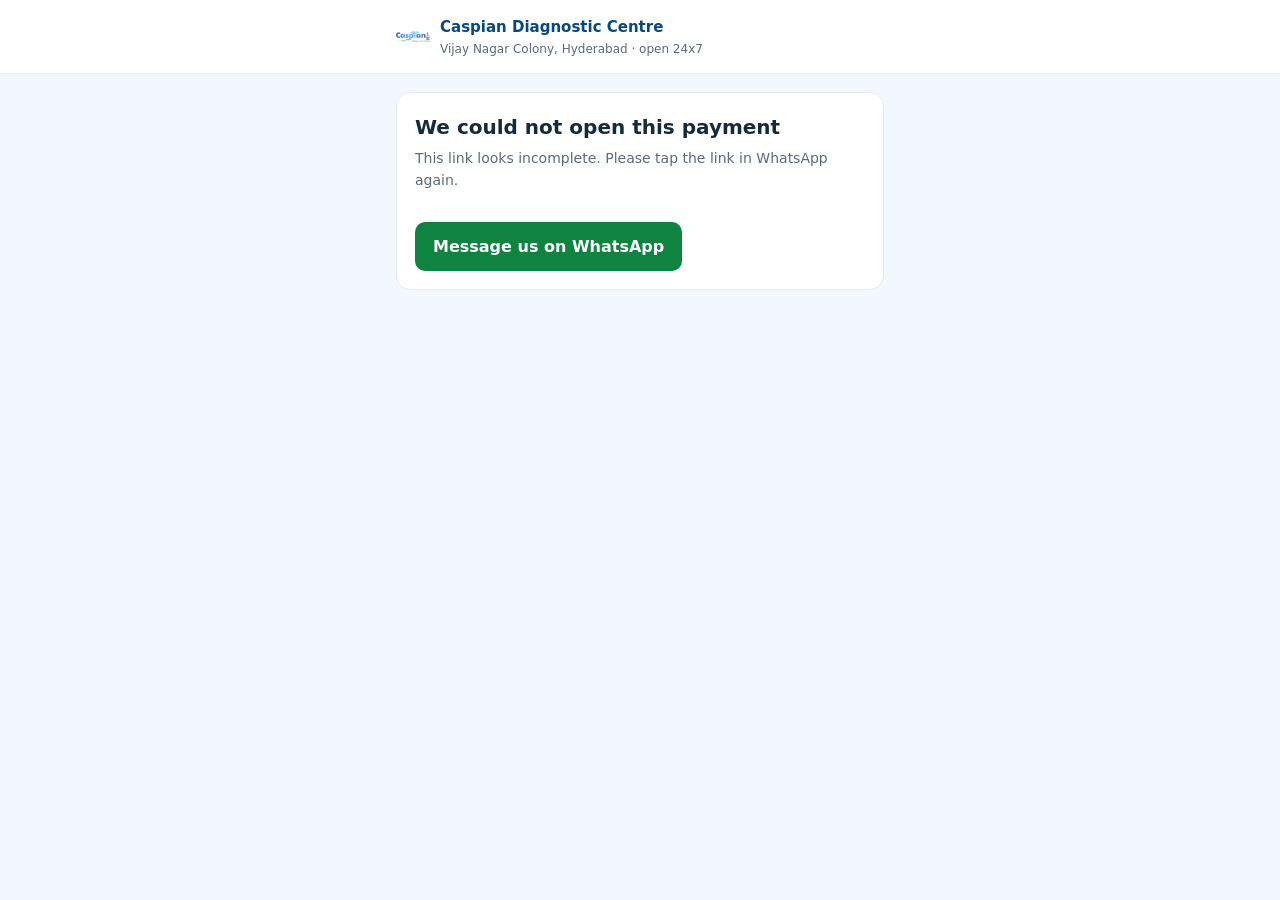
<file: pay.html>
<!DOCTYPE html><html lang="en"><head><meta charset="UTF-8">
<meta name="viewport" content="width=device-width, initial-scale=1.0">
<title>Pay for your booking · Caspian Diagnostic Centre</title>
<meta name="robots" content="noindex">
<link rel="icon" href="/favicon.svg">
<style>
:root{--blue:#0A5C9E;--blue-dark:#08487d;--coral:#F25C54;--ink:#152b3c;--muted:#5b6b7a;--line:#e3ecf3;--bg:#f2f8fd;--ok:#0f8440}
*{box-sizing:border-box;margin:0;padding:0}
body{font-family:'Segoe UI',system-ui,-apple-system,Roboto,Arial,sans-serif;color:var(--ink);line-height:1.6;background:var(--bg);min-height:100vh}
header{background:#fff;border-bottom:1px solid var(--line)}
header .w{max-width:520px;margin:0 auto;padding:14px 16px;display:flex;align-items:center;gap:10px}
header img{width:34px;height:34px;object-fit:contain}
header b{font-size:15px;color:var(--blue-dark)}
header span{display:block;font-size:12px;color:var(--muted);font-weight:400}
main{max-width:520px;margin:0 auto;padding:18px 16px 40px}
.card{background:#fff;border:1px solid var(--line);border-radius:14px;padding:18px}
h1{font-size:20px;margin-bottom:4px}
.sub{color:var(--muted);font-size:14px;margin-bottom:14px}
.row{display:flex;justify-content:space-between;gap:12px;padding:8px 0;border-bottom:1px solid var(--line);font-size:15px}
.row:last-child{border-bottom:0}
.row .p{white-space:nowrap;font-variant-numeric:tabular-nums}
.tot{font-weight:700;font-size:17px;border-top:2px solid var(--ink);margin-top:4px}
.meta{margin-top:14px;font-size:14px;color:var(--muted)}
.meta div{margin:2px 0}
.meta b{color:var(--ink);font-weight:600}
button{width:100%;margin-top:18px;border:0;border-radius:10px;background:var(--blue);color:#fff;font-size:17px;font-weight:600;padding:15px;cursor:pointer}
button:disabled{opacity:.6;cursor:wait}
.fine{font-size:12.5px;color:var(--muted);margin-top:10px;text-align:center}
.msg{margin-top:12px;font-size:14px;color:#a33}
.done{text-align:center}
.done .tick{width:56px;height:56px;border-radius:50%;background:var(--ok);color:#fff;font-size:30px;line-height:56px;margin:4px auto 10px}
.wa{display:inline-block;margin-top:16px;background:var(--ok);color:#fff;border-radius:10px;padding:12px 18px;text-decoration:none;font-weight:600}
.skel{color:var(--muted)}
</style></head><body>
<header><div class="w"><img src="/logo.webp" alt=""><div><b>Caspian Diagnostic Centre</b><span>Vijay Nagar Colony, Hyderabad · open 24x7</span></div></div></header>
<main><div class="card" id="box"><p class="skel">Loading your booking…</p></div></main>
<script>
(function(){
  var box = document.getElementById('box');
  var WA = 'https://wa.me/919059341154';
  var o = new URLSearchParams(location.search).get('o') || '';
  function esc(s){return String(s==null?'':s).replace(/[&<>"]/g,function(c){return {'&':'&amp;','<':'&lt;','>':'&gt;','"':'&quot;'}[c];});}
  function rs(n){return '₹' + Number(n).toLocaleString('en-IN');}
  function api(b){return fetch('/api/pay',{method:'POST',headers:{'Content-Type':'application/json'},body:JSON.stringify(b)}).then(function(r){return r.json();});}
  function done(bill){
    box.innerHTML = '<div class="done"><div class="tick" aria-hidden="true">✓</div><h1>Payment received</h1>'
      + '<p class="sub">' + (bill ? 'Your booking is confirmed. Bill number <b>' + esc(bill) + '</b>.' : 'Your booking is being confirmed now.')
      + ' We will message you on WhatsApp with the details.</p><a class="wa" href="' + WA + '">Back to WhatsApp</a></div>';
  }
  function fail(t){ box.innerHTML = '<h1>We could not open this payment</h1><p class="sub">' + esc(t) + '</p><a class="wa" href="' + WA + '">Message us on WhatsApp</a>'; }
  if (!/^order_[A-Za-z0-9]{6,40}$/.test(o)) return fail('This link looks incomplete. Please tap the link in WhatsApp again.');
  api({action:'wa_info', orderId:o}).then(function(d){
    if (!d || !d.ok) return fail((d && d.error) || 'Please try again.');
    if (d.paid) return done(d.billId);
    var rows = d.items.map(function(i){return '<div class="row"><span>' + esc(i.name) + '</span><span class="p">' + rs(i.price) + '</span></div>';}).join('');
    if (d.visitCharge > 0) rows += '<div class="row"><span>Home visit charge</span><span class="p">' + rs(d.visitCharge) + '</span></div>';
    rows += '<div class="row tot"><span>Total</span><span class="p">' + rs(d.amount/100) + '</span></div>';
    var when = d.dateTime ? new Date(d.dateTime + ':00+05:30').toLocaleString('en-IN',{weekday:'short',day:'numeric',month:'short',hour:'numeric',minute:'2-digit',timeZone:'Asia/Kolkata'}) : '';
    box.innerHTML = '<h1>Pay for your booking</h1><p class="sub">For ' + esc(d.name) + '</p>' + rows
      + '<div class="meta"><div><b>' + (d.mode === 'home' ? 'Home collection' : 'At the centre') + '</b>' + (when ? ', from ' + esc(when) : '') + '</div>'
      + (d.address ? '<div>' + esc(d.address) + '</div>' : '') + '</div>'
      + '<button id="pay">Pay ' + rs(d.amount/100) + '</button><p class="msg" id="msg" role="alert"></p>'
      + '<p class="fine">Secure payment by Razorpay: UPI, card or netbanking. Caspian Lifesciences Pvt. Ltd.</p>';
    var btn = document.getElementById('pay'), msg = document.getElementById('msg');
    btn.onclick = function(){
      btn.disabled = true; msg.textContent = '';
      var s = document.createElement('script'); s.src = 'https://checkout.razorpay.com/v1/checkout.js';
      s.onerror = function(){ btn.disabled = false; msg.textContent = 'Payment page did not load. Check your internet and try again.'; };
      s.onload = function(){
        var rz = new window.Razorpay({
          key: d.keyId, order_id: d.orderId, amount: d.amount, currency: 'INR', name: 'Caspian Diagnostic Centre',
          description: 'Lab booking', prefill: { name: d.name, contact: d.mobile ? '+91' + d.mobile : '' }, theme: { color: '#0A5C9E' },
          handler: function(r){
            box.innerHTML = '<p class="skel">Confirming your payment…</p>';
            api({action:'confirm', razorpay_order_id:r.razorpay_order_id, razorpay_payment_id:r.razorpay_payment_id, razorpay_signature:r.razorpay_signature})
              .then(function(c){ done(c && c.billId); }).catch(function(){ done(null); });
          },
          modal: { ondismiss: function(){ btn.disabled = false; msg.textContent = 'Payment not completed. Tap Pay to try again.'; } }
        });
        rz.open();
      };
      document.head.appendChild(s);
    };
  }).catch(function(){ fail('Please check your internet and try again.'); });
})();
</script>
<script src=https://www.caspianhealthcare.in/forms-capture.js defer></script>
</body></html>
</file>
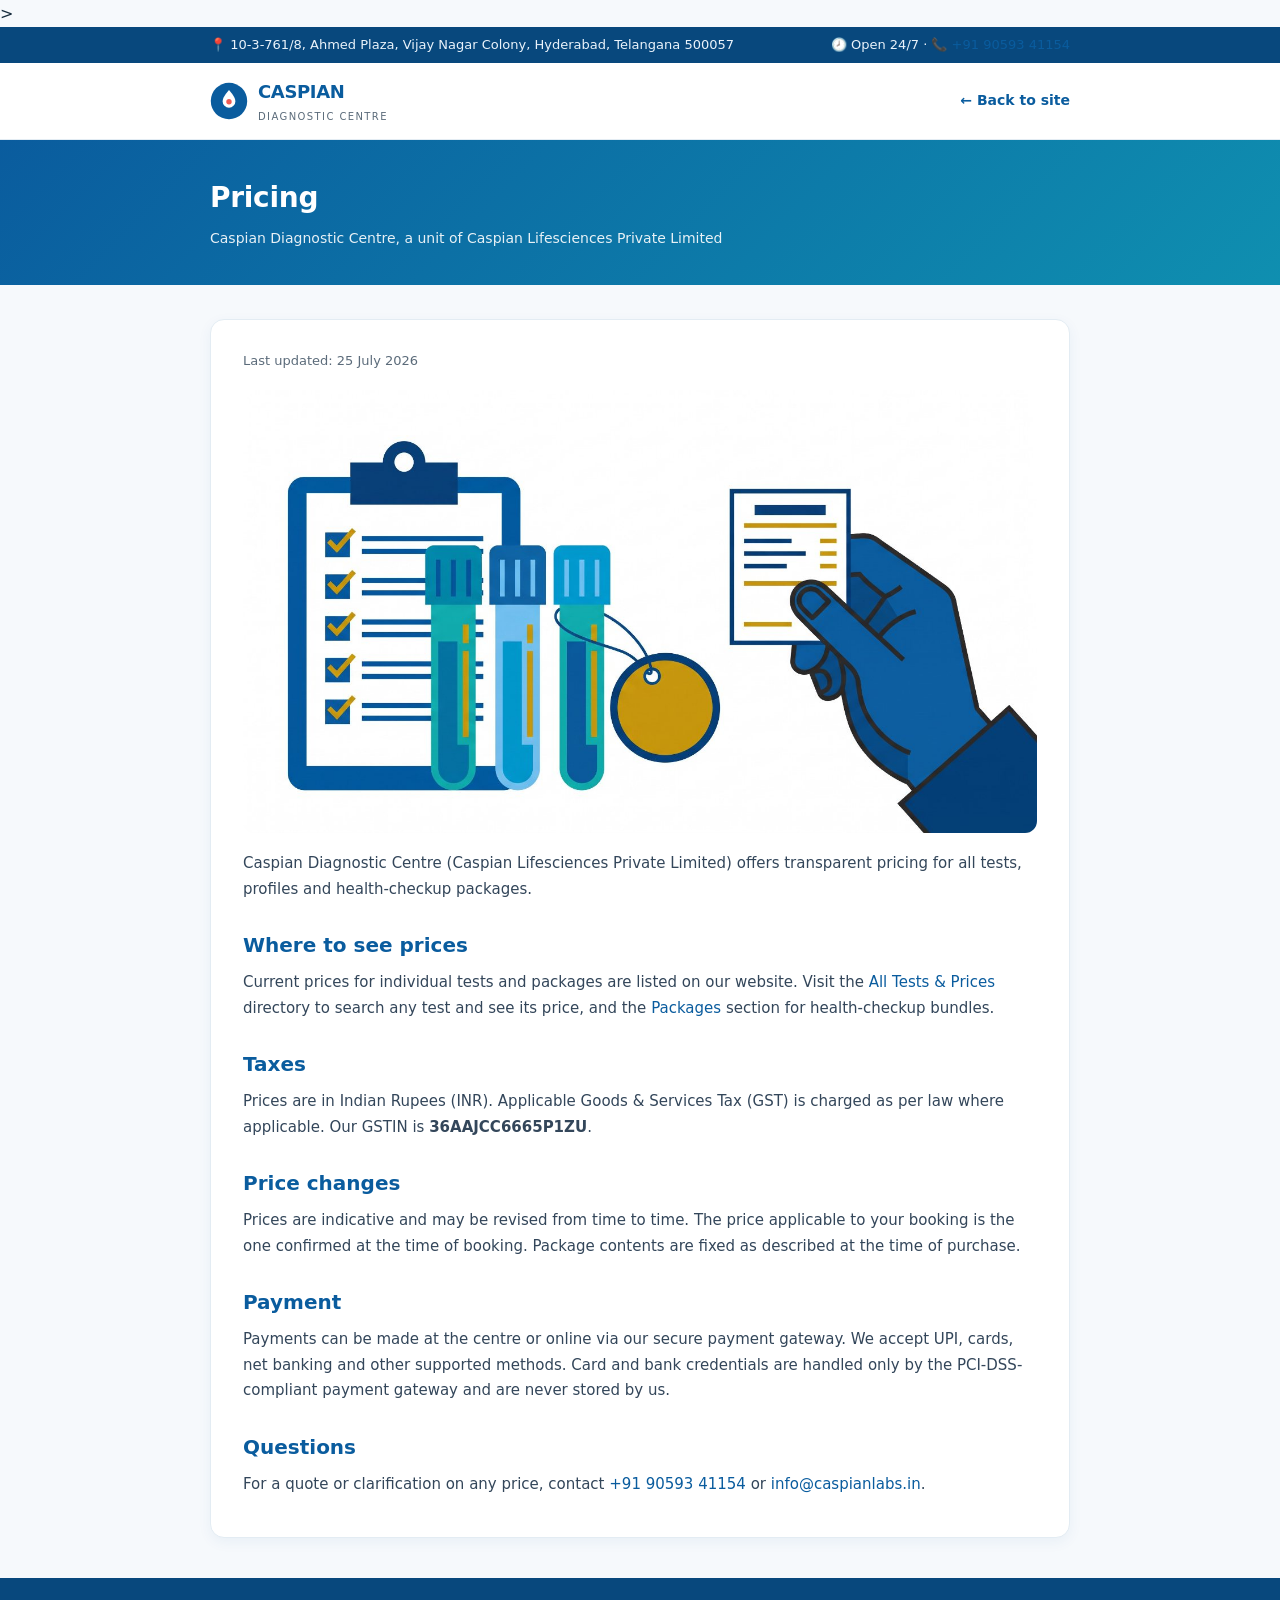
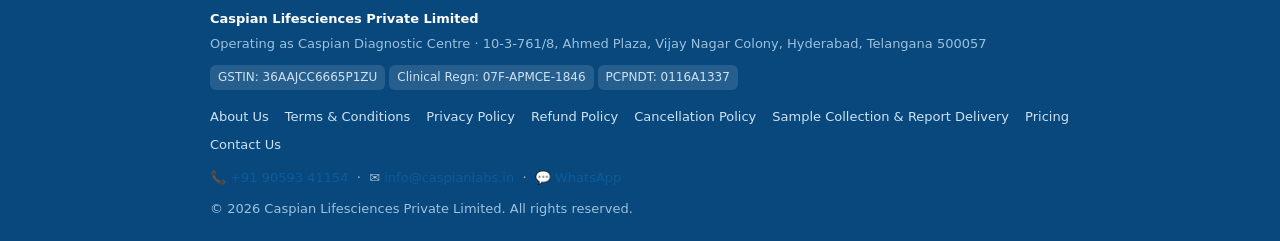
<file: pricing.html>
<!DOCTYPE html><html lang="en"><head><meta charset="UTF-8">
<meta name="viewport" content="width=device-width, initial-scale=1.0">
<title>Pricing · Caspian Diagnostic Centre</title>
<meta name="description" content="Pricing: Caspian Diagnostic Centre, a unit of Caspian Lifesciences Private Limited, Hyderabad.">
<link rel="canonical" href="https://www.caspianlabs.in/pricing.html"
<meta property="og:type" content="website">
<meta property="og:site_name" content="Caspian Diagnostic Centre">
<meta property="og:title" content="Pricing · Caspian Diagnostic Centre">
<meta property="og:description" content="Pricing: Caspian Diagnostic Centre, a unit of Caspian Lifesciences Private Limited, Hyderabad.">
<meta property="og:url" content="https://www.caspianlabs.in/pricing.html">
<meta property="og:image" content="https://www.caspianlabs.in/ogimage.png">
<meta property="og:image:width" content="1200">
<meta property="og:image:height" content="630">
<meta name="twitter:card" content="summary_large_image">>
<style>
:root{--blue:#0A5C9E;--blue-dark:#08487d;--teal:#F25C54;--ink:#152b3c;--muted:#5b6b7a;--line:#e3ecf3;--bg:#f6f9fc}
*{box-sizing:border-box;margin:0;padding:0}
body{font-family:'Segoe UI',system-ui,-apple-system,Roboto,Arial,sans-serif;color:var(--ink);line-height:1.7;background:var(--bg)}
a{color:var(--blue);text-decoration:none}a:hover{text-decoration:underline}
.top{background:var(--blue-dark);color:#eaf3fb;font-size:13px;padding:7px 0}
.top .w{max-width:900px;margin:0 auto;padding:0 20px;display:flex;justify-content:space-between;gap:12px;flex-wrap:wrap}
header{background:#fff;border-bottom:1px solid var(--line);position:sticky;top:0;z-index:10}
header .w{max-width:900px;margin:0 auto;padding:14px 20px;display:flex;align-items:center;justify-content:space-between;gap:12px}
.brand{display:flex;align-items:center;gap:10px}
.brand b{color:var(--blue);font-size:18px;font-weight:800;letter-spacing:-.02em}
.brand span{font-size:10px;color:var(--muted);letter-spacing:.14em;text-transform:uppercase;display:block}
.home{font-size:14px;font-weight:600}
.hero{background:linear-gradient(135deg,var(--blue),#0f8fb0);color:#fff;padding:34px 0}
.hero .w{max-width:900px;margin:0 auto;padding:0 20px}
.hero h1{font-size:28px;letter-spacing:-.01em}
.hero p{opacity:.9;font-size:14px;margin-top:6px}
main{max-width:900px;margin:0 auto;padding:34px 20px 10px}
.card{background:#fff;border:1px solid var(--line);border-radius:14px;padding:30px 32px;box-shadow:0 4px 14px rgba(10,92,158,.06)}
main h2{color:var(--blue);font-size:20px;margin:26px 0 8px}
main h2:first-child{margin-top:0}
main p,main li{color:#33465a;font-size:15px;margin-bottom:10px}
main ul{padding-left:22px;margin-bottom:10px}
main li{margin-bottom:6px}
.upd{color:var(--muted);font-size:13px;margin-bottom:18px}
.box{background:#eaf3fb;border:1px solid #cfe1f1;border-radius:10px;padding:14px 18px;margin:16px 0;font-size:14px}
table.kv{width:100%;border-collapse:collapse;margin:10px 0}
table.kv td{border:1px solid var(--line);padding:9px 12px;font-size:14px;vertical-align:top}
table.kv td:first-child{background:#f2f8fd;font-weight:600;width:38%;color:var(--ink)}
footer{background:var(--blue-dark);color:#cde2f2;margin-top:30px;padding:30px 0 22px;font-size:13px}
footer .w{max-width:900px;margin:0 auto;padding:0 20px}
footer .legal{color:#fff;font-weight:700;margin-bottom:4px}
footer .links{display:flex;flex-wrap:wrap;gap:6px 16px;margin:14px 0 12px}
footer .links a{color:#cde2f2}
footer .fine{color:#9cc0dd;line-height:1.6}
.pill{display:inline-block;background:rgba(255,255,255,.12);border-radius:6px;padding:2px 8px;margin:2px 4px 2px 0;font-size:12px}
</style></head><body>
<div class="top"><div class="w"><span>📍 10-3-761/8, Ahmed Plaza, Vijay Nagar Colony, Hyderabad, Telangana 500057</span><span>🕗 Open 24/7 · 📞 <a href="tel:+919059341154">+91 90593 41154</a></span></div></div>
<header><div class="w">
  <a class="brand" href="index.html"><svg width="38" height="38" viewBox="0 0 48 48"><circle cx="24" cy="24" r="23" fill="#0A5C9E"/><path d="M24 10c5 6 8 10 8 14.5A8 8 0 0 1 16 24.5C16 20 19 16 24 10Z" fill="#fff"/><circle cx="24" cy="25" r="3.4" fill="#F25C54"/></svg><span><b>Caspian</b><span>Diagnostic Centre</span></span></a>
  <a class="home" href="index.html">&larr; Back to site</a>
</div></header>
<div class="hero"><div class="w"><h1>Pricing</h1><p>Caspian Diagnostic Centre, a unit of Caspian Lifesciences Private Limited</p></div></div>
<main><div class="card"><div class="upd">Last updated: 25 July 2026</div>

<figure style="margin:0 0 18px"><img src="/illus/pricing.jpg" alt="Illustration: a checklist, sample tubes, a price tag and a clear receipt" width="1400" height="781" decoding="async" style="width:100%;height:auto;border-radius:12px;display:block"></figure>

<p>Caspian Diagnostic Centre (Caspian Lifesciences Private Limited) offers transparent pricing for all tests, profiles and health-checkup packages.</p>
<h2>Where to see prices</h2>
<p>Current prices for individual tests and packages are listed on our website. Visit the <a href="index.html#all-tests">All Tests &amp; Prices</a> directory to search any test and see its price, and the <a href="index.html#packages">Packages</a> section for health-checkup bundles.</p>
<h2>Taxes</h2>
<p>Prices are in Indian Rupees (INR). Applicable Goods &amp; Services Tax (GST) is charged as per law where applicable. Our GSTIN is <b>36AAJCC6665P1ZU</b>.</p>
<h2>Price changes</h2>
<p>Prices are indicative and may be revised from time to time. The price applicable to your booking is the one confirmed at the time of booking. Package contents are fixed as described at the time of purchase.</p>
<h2>Payment</h2>
<p>Payments can be made at the centre or online via our secure payment gateway. We accept UPI, cards, net banking and other supported methods. Card and bank credentials are handled only by the PCI-DSS-compliant payment gateway and are never stored by us.</p>
<h2>Questions</h2>
<p>For a quote or clarification on any price, contact <a href="tel:+919059341154">+91 90593 41154</a> or <a href="mailto:info@caspianlabs.in">info@caspianlabs.in</a>.</p>

</div></main>
<footer><div class="w">
  <div class="legal">Caspian Lifesciences Private Limited</div>
  <div class="fine">Operating as Caspian Diagnostic Centre · 10-3-761/8, Ahmed Plaza, Vijay Nagar Colony, Hyderabad, Telangana 500057</div>
  <div style="margin-top:8px">
    <span class="pill">GSTIN: 36AAJCC6665P1ZU</span><span class="pill">Clinical Regn: 07F-APMCE-1846</span><span class="pill">PCPNDT: 0116A1337</span>
  </div>
  <div class="links"><a href="about.html">About Us</a><a href="terms.html">Terms & Conditions</a><a href="privacy.html">Privacy Policy</a><a href="refund.html">Refund Policy</a><a href="cancellation.html">Cancellation Policy</a><a href="shipping.html">Sample Collection &amp; Report Delivery</a><a href="pricing.html">Pricing</a><a href="contact.html">Contact Us</a></div>
  <div class="fine">📞 <a href="tel:+919059341154">+91 90593 41154</a> &nbsp;·&nbsp; ✉️ <a href="mailto:info@caspianlabs.in">info@caspianlabs.in</a> &nbsp;·&nbsp; 💬 <a href="https://wa.me/919059341154">WhatsApp</a></div>
  <div class="fine" style="margin-top:10px">© 2026 Caspian Lifesciences Private Limited. All rights reserved.</div>
</div></footer>
<script src="/assets/clarity.js?v=1" defer></script>
<script src=https://www.caspianhealthcare.in/forms-capture.js defer></script>
</body></html>
</file>
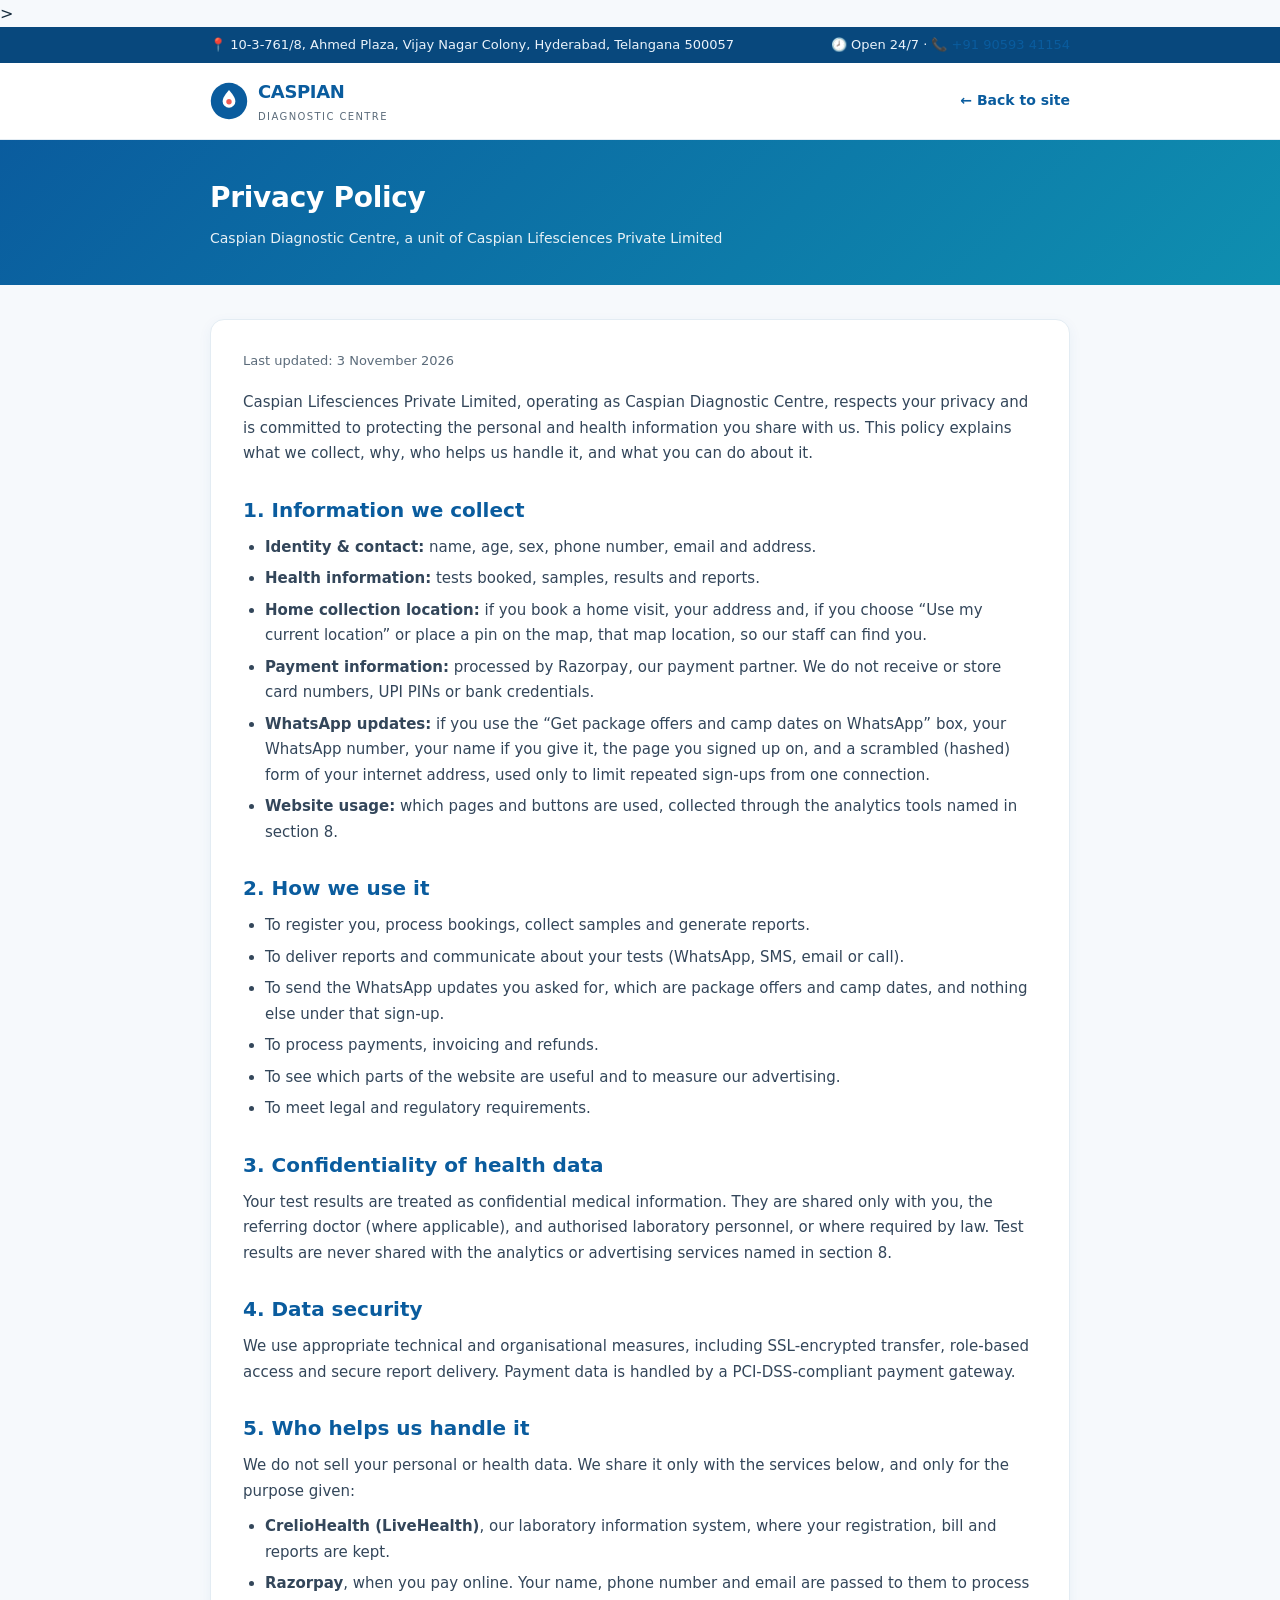
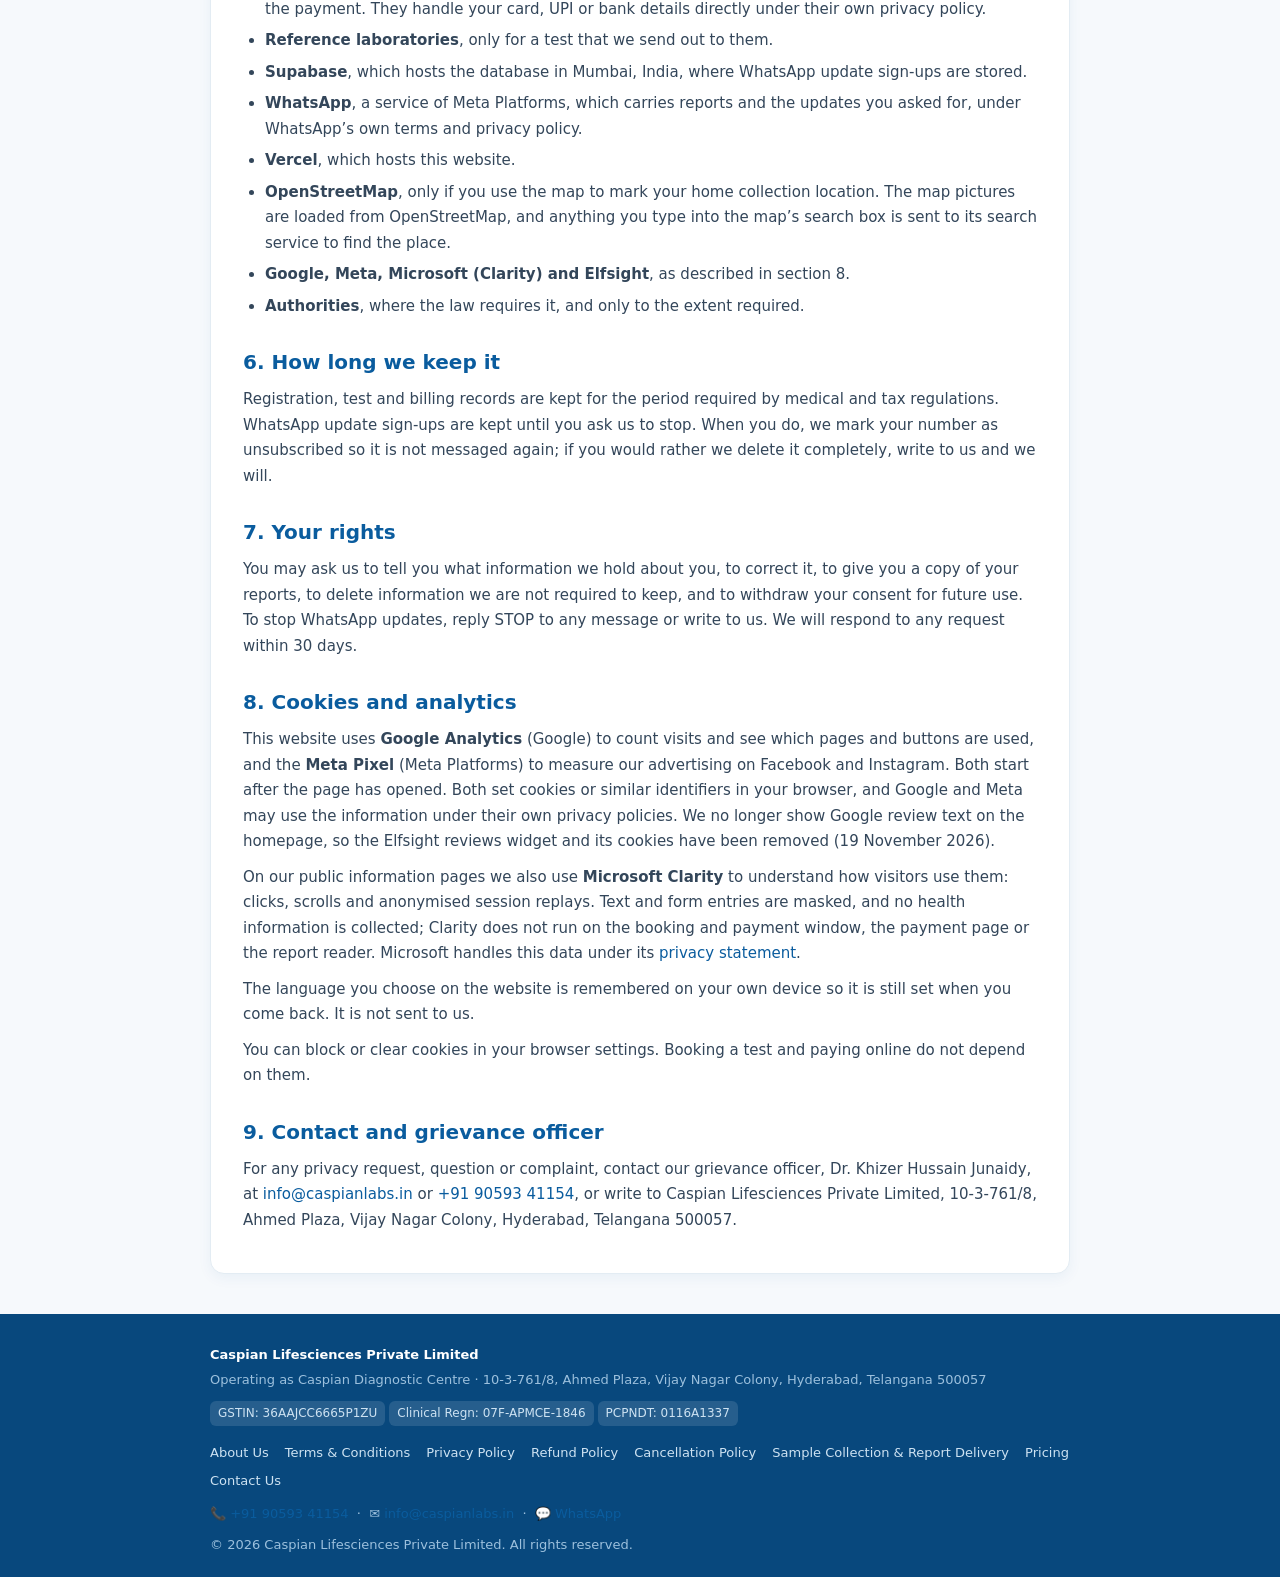
<file: privacy.html>
<!DOCTYPE html><html lang="en"><head><meta charset="UTF-8">
<meta name="viewport" content="width=device-width, initial-scale=1.0">
<title>Privacy Policy · Caspian Diagnostic Centre</title>
<meta name="description" content="Privacy Policy: Caspian Diagnostic Centre, a unit of Caspian Lifesciences Private Limited, Hyderabad.">
<link rel="canonical" href="https://www.caspianlabs.in/privacy.html"
<meta property="og:type" content="website">
<meta property="og:site_name" content="Caspian Diagnostic Centre">
<meta property="og:title" content="Privacy Policy · Caspian Diagnostic Centre">
<meta property="og:description" content="Privacy Policy: Caspian Diagnostic Centre, a unit of Caspian Lifesciences Private Limited, Hyderabad.">
<meta property="og:url" content="https://www.caspianlabs.in/privacy.html">
<meta property="og:image" content="https://www.caspianlabs.in/ogimage.png">
<meta property="og:image:width" content="1200">
<meta property="og:image:height" content="630">
<meta name="twitter:card" content="summary_large_image">>
<!--
  Updated 11 September 2026. The July version said "basic analytics" and
  named no service. The site actually runs Google Analytics 4 and the Meta
  Pixel (both set cookies), the Elfsight reviews widget, CrelioHealth for
  bookings and reports, Razorpay for payment, OpenStreetMap for the map pin,
  and, since 5 September, a WhatsApp sign-up box whose consent line links
  here. This page now names each of them. If a tracker or service is added
  or removed in index.html, change sections 5 and 8 in the same commit.
  Every "Reply STOP" in the sign-up box needs a person to mark that number
  unsubscribed in the subscribers dashboard.
-->
<style>
:root{--blue:#0A5C9E;--blue-dark:#08487d;--teal:#F25C54;--ink:#152b3c;--muted:#5b6b7a;--line:#e3ecf3;--bg:#f6f9fc}
*{box-sizing:border-box;margin:0;padding:0}
body{font-family:'Segoe UI',system-ui,-apple-system,Roboto,Arial,sans-serif;color:var(--ink);line-height:1.7;background:var(--bg)}
a{color:var(--blue);text-decoration:none}a:hover{text-decoration:underline}
.top{background:var(--blue-dark);color:#eaf3fb;font-size:13px;padding:7px 0}
.top .w{max-width:900px;margin:0 auto;padding:0 20px;display:flex;justify-content:space-between;gap:12px;flex-wrap:wrap}
header{background:#fff;border-bottom:1px solid var(--line);position:sticky;top:0;z-index:10}
header .w{max-width:900px;margin:0 auto;padding:14px 20px;display:flex;align-items:center;justify-content:space-between;gap:12px}
.brand{display:flex;align-items:center;gap:10px}
.brand b{color:var(--blue);font-size:18px;font-weight:800;letter-spacing:-.02em}
.brand span{font-size:10px;color:var(--muted);letter-spacing:.14em;text-transform:uppercase;display:block}
.home{font-size:14px;font-weight:600}
.hero{background:linear-gradient(135deg,var(--blue),#0f8fb0);color:#fff;padding:34px 0}
.hero .w{max-width:900px;margin:0 auto;padding:0 20px}
.hero h1{font-size:28px;letter-spacing:-.01em}
.hero p{opacity:.9;font-size:14px;margin-top:6px}
main{max-width:900px;margin:0 auto;padding:34px 20px 10px}
.card{background:#fff;border:1px solid var(--line);border-radius:14px;padding:30px 32px;box-shadow:0 4px 14px rgba(10,92,158,.06)}
main h2{color:var(--blue);font-size:20px;margin:26px 0 8px}
main h2:first-child{margin-top:0}
main p,main li{color:#33465a;font-size:15px;margin-bottom:10px}
main ul{padding-left:22px;margin-bottom:10px}
main li{margin-bottom:6px}
.upd{color:var(--muted);font-size:13px;margin-bottom:18px}
.box{background:#eaf3fb;border:1px solid #cfe1f1;border-radius:10px;padding:14px 18px;margin:16px 0;font-size:14px}
table.kv{width:100%;border-collapse:collapse;margin:10px 0}
table.kv td{border:1px solid var(--line);padding:9px 12px;font-size:14px;vertical-align:top}
table.kv td:first-child{background:#f2f8fd;font-weight:600;width:38%;color:var(--ink)}
footer{background:var(--blue-dark);color:#cde2f2;margin-top:30px;padding:30px 0 22px;font-size:13px}
footer .w{max-width:900px;margin:0 auto;padding:0 20px}
footer .legal{color:#fff;font-weight:700;margin-bottom:4px}
footer .links{display:flex;flex-wrap:wrap;gap:6px 16px;margin:14px 0 12px}
footer .links a{color:#cde2f2}
footer .fine{color:#9cc0dd;line-height:1.6}
.pill{display:inline-block;background:rgba(255,255,255,.12);border-radius:6px;padding:2px 8px;margin:2px 4px 2px 0;font-size:12px}
</style></head><body>
<div class="top"><div class="w"><span>📍 10-3-761/8, Ahmed Plaza, Vijay Nagar Colony, Hyderabad, Telangana 500057</span><span>🕗 Open 24/7 · 📞 <a href="tel:+919059341154">+91 90593 41154</a></span></div></div>
<header><div class="w">
  <a class="brand" href="index.html"><svg width="38" height="38" viewBox="0 0 48 48"><circle cx="24" cy="24" r="23" fill="#0A5C9E"/><path d="M24 10c5 6 8 10 8 14.5A8 8 0 0 1 16 24.5C16 20 19 16 24 10Z" fill="#fff"/><circle cx="24" cy="25" r="3.4" fill="#F25C54"/></svg><span><b>Caspian</b><span>Diagnostic Centre</span></span></a>
  <a class="home" href="index.html">&larr; Back to site</a>
</div></header>
<div class="hero"><div class="w"><h1>Privacy Policy</h1><p>Caspian Diagnostic Centre, a unit of Caspian Lifesciences Private Limited</p></div></div>
<main><div class="card"><div class="upd">Last updated: 3 November 2026</div>

<p>Caspian Lifesciences Private Limited, operating as Caspian Diagnostic Centre, respects your privacy and is committed to protecting the personal and health information you share with us. This policy explains what we collect, why, who helps us handle it, and what you can do about it.</p>

<h2>1. Information we collect</h2>
<ul>
<li><b>Identity &amp; contact:</b> name, age, sex, phone number, email and address.</li>
<li><b>Health information:</b> tests booked, samples, results and reports.</li>
<li><b>Home collection location:</b> if you book a home visit, your address and, if you choose &ldquo;Use my current location&rdquo; or place a pin on the map, that map location, so our staff can find you.</li>
<li><b>Payment information:</b> processed by Razorpay, our payment partner. We do not receive or store card numbers, UPI PINs or bank credentials.</li>
<li><b>WhatsApp updates:</b> if you use the &ldquo;Get package offers and camp dates on WhatsApp&rdquo; box, your WhatsApp number, your name if you give it, the page you signed up on, and a scrambled (hashed) form of your internet address, used only to limit repeated sign-ups from one connection.</li>
<li><b>Website usage:</b> which pages and buttons are used, collected through the analytics tools named in section 8.</li>
</ul>

<h2>2. How we use it</h2>
<ul>
<li>To register you, process bookings, collect samples and generate reports.</li>
<li>To deliver reports and communicate about your tests (WhatsApp, SMS, email or call).</li>
<li>To send the WhatsApp updates you asked for, which are package offers and camp dates, and nothing else under that sign-up.</li>
<li>To process payments, invoicing and refunds.</li>
<li>To see which parts of the website are useful and to measure our advertising.</li>
<li>To meet legal and regulatory requirements.</li>
</ul>

<h2>3. Confidentiality of health data</h2>
<p>Your test results are treated as confidential medical information. They are shared only with you, the referring doctor (where applicable), and authorised laboratory personnel, or where required by law. Test results are never shared with the analytics or advertising services named in section 8.</p>

<h2>4. Data security</h2>
<p>We use appropriate technical and organisational measures, including SSL-encrypted transfer, role-based access and secure report delivery. Payment data is handled by a PCI-DSS-compliant payment gateway.</p>

<h2>5. Who helps us handle it</h2>
<p>We do not sell your personal or health data. We share it only with the services below, and only for the purpose given:</p>
<ul>
<li><b>CrelioHealth (LiveHealth)</b>, our laboratory information system, where your registration, bill and reports are kept.</li>
<li><b>Razorpay</b>, when you pay online. Your name, phone number and email are passed to them to process the payment. They handle your card, UPI or bank details directly under their own privacy policy.</li>
<li><b>Reference laboratories</b>, only for a test that we send out to them.</li>
<li><b>Supabase</b>, which hosts the database in Mumbai, India, where WhatsApp update sign-ups are stored.</li>
<li><b>WhatsApp</b>, a service of Meta Platforms, which carries reports and the updates you asked for, under WhatsApp&rsquo;s own terms and privacy policy.</li>
<li><b>Vercel</b>, which hosts this website.</li>
<li><b>OpenStreetMap</b>, only if you use the map to mark your home collection location. The map pictures are loaded from OpenStreetMap, and anything you type into the map&rsquo;s search box is sent to its search service to find the place.</li>
<li><b>Google, Meta, Microsoft (Clarity) and Elfsight</b>, as described in section 8.</li>
<li><b>Authorities</b>, where the law requires it, and only to the extent required.</li>
</ul>

<h2>6. How long we keep it</h2>
<p>Registration, test and billing records are kept for the period required by medical and tax regulations. WhatsApp update sign-ups are kept until you ask us to stop. When you do, we mark your number as unsubscribed so it is not messaged again; if you would rather we delete it completely, write to us and we will.</p>

<h2>7. Your rights</h2>
<p>You may ask us to tell you what information we hold about you, to correct it, to give you a copy of your reports, to delete information we are not required to keep, and to withdraw your consent for future use. To stop WhatsApp updates, reply STOP to any message or write to us. We will respond to any request within 30 days.</p>

<h2>8. Cookies and analytics</h2>
<p>This website uses <b>Google Analytics</b> (Google) to count visits and see which pages and buttons are used, and the <b>Meta Pixel</b> (Meta Platforms) to measure our advertising on Facebook and Instagram. Both start after the page has opened. Both set cookies or similar identifiers in your browser, and Google and Meta may use the information under their own privacy policies. We no longer show Google review text on the homepage, so the Elfsight reviews widget and its cookies have been removed (19 November 2026).</p>
<p>On our public information pages we also use <b>Microsoft Clarity</b> to understand how visitors use them: clicks, scrolls and anonymised session replays. Text and form entries are masked, and no health information is collected; Clarity does not run on the booking and payment window, the payment page or the report reader. Microsoft handles this data under its <a href="https://privacy.microsoft.com/privacystatement" target="_blank" rel="noopener">privacy statement</a>.</p>
<p>The language you choose on the website is remembered on your own device so it is still set when you come back. It is not sent to us.</p>
<p>You can block or clear cookies in your browser settings. Booking a test and paying online do not depend on them.</p>

<h2>9. Contact and grievance officer</h2>
<p>For any privacy request, question or complaint, contact our grievance officer, Dr. Khizer Hussain Junaidy, at <a href="mailto:info@caspianlabs.in">info@caspianlabs.in</a> or <a href="tel:+919059341154">+91 90593 41154</a>, or write to Caspian Lifesciences Private Limited, 10-3-761/8, Ahmed Plaza, Vijay Nagar Colony, Hyderabad, Telangana 500057.</p>

</div></main>
<footer><div class="w">
  <div class="legal">Caspian Lifesciences Private Limited</div>
  <div class="fine">Operating as Caspian Diagnostic Centre · 10-3-761/8, Ahmed Plaza, Vijay Nagar Colony, Hyderabad, Telangana 500057</div>
  <div style="margin-top:8px">
    <span class="pill">GSTIN: 36AAJCC6665P1ZU</span><span class="pill">Clinical Regn: 07F-APMCE-1846</span><span class="pill">PCPNDT: 0116A1337</span>
  </div>
  <div class="links"><a href="about.html">About Us</a><a href="terms.html">Terms & Conditions</a><a href="privacy.html">Privacy Policy</a><a href="refund.html">Refund Policy</a><a href="cancellation.html">Cancellation Policy</a><a href="shipping.html">Sample Collection &amp; Report Delivery</a><a href="pricing.html">Pricing</a><a href="contact.html">Contact Us</a></div>
  <div class="fine">📞 <a href="tel:+919059341154">+91 90593 41154</a> &nbsp;·&nbsp; ✉️ <a href="mailto:info@caspianlabs.in">info@caspianlabs.in</a> &nbsp;·&nbsp; 💬 <a href="https://wa.me/919059341154">WhatsApp</a></div>
  <div class="fine" style="margin-top:10px">© 2026 Caspian Lifesciences Private Limited. All rights reserved.</div>
</div></footer>
<script src="/assets/clarity.js?v=1" defer></script>
<script src=https://www.caspianhealthcare.in/forms-capture.js defer></script>
</body></html>
</file>
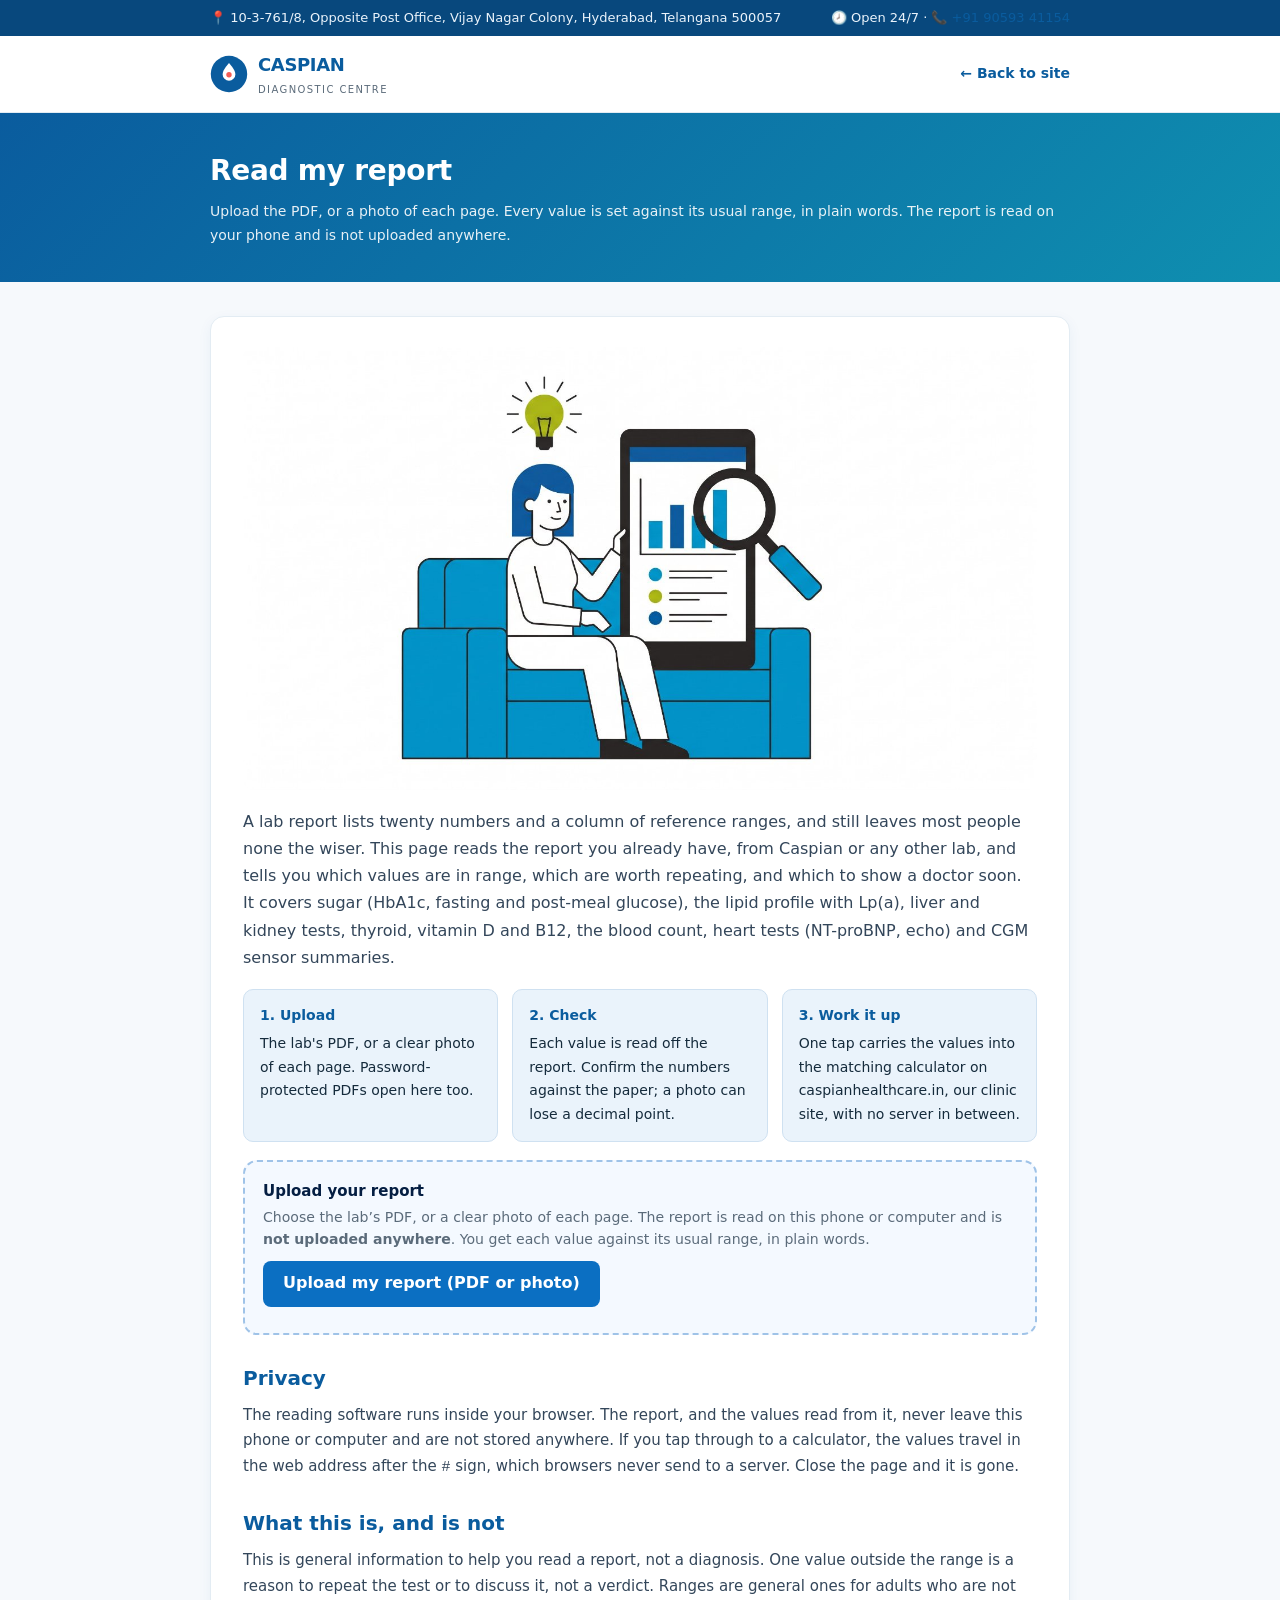
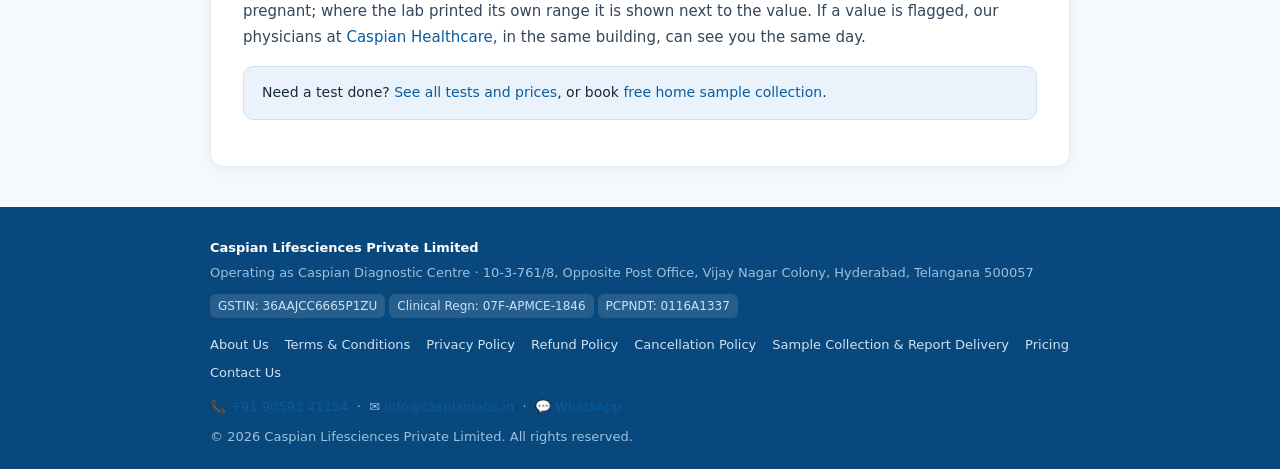
<file: read-my-report.html>
<!DOCTYPE html><html lang="en"><head><meta charset="UTF-8">
<meta name="viewport" content="width=device-width, initial-scale=1.0">
<title>Read My Report · Caspian Diagnostic Centre</title>
<meta name="description" content="Upload your lab report (PDF or photo) and read each value against its usual range in plain words. Read on your phone, nothing is uploaded. Caspian Diagnostic Centre, Hyderabad.">
<link rel="canonical" href="https://www.caspianlabs.in/read-my-report">
<meta property="og:title" content="Read my report | Caspian Diagnostic Centre">
<meta property="og:description" content="Upload your lab report and read each value against its usual range, in plain words. Nothing leaves your phone.">
<meta property="og:url" content="https://www.caspianlabs.in/read-my-report">
<meta property="og:image" content="https://www.caspianlabs.in/ogimage.png">
<meta name="twitter:card" content="summary_large_image">
<style>
:root{--blue:#0A5C9E;--blue-dark:#08487d;--teal:#F25C54;--ink:#152b3c;--muted:#5b6b7a;--line:#e3ecf3;--bg:#f6f9fc}
*{box-sizing:border-box;margin:0;padding:0}
body{font-family:'Segoe UI',system-ui,-apple-system,Roboto,Arial,sans-serif;color:var(--ink);line-height:1.7;background:var(--bg)}
a{color:var(--blue);text-decoration:none}a:hover{text-decoration:underline}
.top{background:var(--blue-dark);color:#eaf3fb;font-size:13px;padding:7px 0}
.top .w{max-width:900px;margin:0 auto;padding:0 20px;display:flex;justify-content:space-between;gap:12px;flex-wrap:wrap}
header{background:#fff;border-bottom:1px solid var(--line);position:sticky;top:0;z-index:10}
header .w{max-width:900px;margin:0 auto;padding:14px 20px;display:flex;align-items:center;justify-content:space-between;gap:12px}
.brand{display:flex;align-items:center;gap:10px}
.brand b{color:var(--blue);font-size:18px;font-weight:800;letter-spacing:-.02em}
.brand span{font-size:10px;color:var(--muted);letter-spacing:.14em;text-transform:uppercase;display:block}
.home{font-size:14px;font-weight:600}
.hero{background:linear-gradient(135deg,var(--blue),#0f8fb0);color:#fff;padding:34px 0}
.hero .w{max-width:900px;margin:0 auto;padding:0 20px}
.hero h1{font-size:28px;letter-spacing:-.01em}
.hero p{opacity:.9;font-size:14px;margin-top:6px}
main{max-width:900px;margin:0 auto;padding:34px 20px 10px}
.card{background:#fff;border:1px solid var(--line);border-radius:14px;padding:30px 32px;box-shadow:0 4px 14px rgba(10,92,158,.06)}
main h2{color:var(--blue);font-size:20px;margin:26px 0 8px}
main h2:first-child{margin-top:0}
main p,main li{color:#33465a;font-size:15px;margin-bottom:10px}
main ul{padding-left:22px;margin-bottom:10px}
main li{margin-bottom:6px}
.upd{color:var(--muted);font-size:13px;margin-bottom:18px}
.box{background:#eaf3fb;border:1px solid #cfe1f1;border-radius:10px;padding:14px 18px;margin:16px 0;font-size:14px}
table.kv{width:100%;border-collapse:collapse;margin:10px 0}
table.kv td{border:1px solid var(--line);padding:9px 12px;font-size:14px;vertical-align:top}
table.kv td:first-child{background:#f2f8fd;font-weight:600;width:38%;color:var(--ink)}
footer{background:var(--blue-dark);color:#cde2f2;margin-top:30px;padding:30px 0 22px;font-size:13px}
footer .w{max-width:900px;margin:0 auto;padding:0 20px}
footer .legal{color:#fff;font-weight:700;margin-bottom:4px}
footer .links{display:flex;flex-wrap:wrap;gap:6px 16px;margin:14px 0 12px}
footer .links a{color:#cde2f2}
footer .fine{color:#9cc0dd;line-height:1.6}
.pill{display:inline-block;background:rgba(255,255,255,.12);border-radius:6px;padding:2px 8px;margin:2px 4px 2px 0;font-size:12px}
main .lead{font-size:16px}
.steps{display:grid;grid-template-columns:repeat(3,1fr);gap:14px;margin:18px 0}
.steps div{background:#eaf3fb;border:1px solid #cfe1f1;border-radius:10px;padding:14px 16px;font-size:14px}
.steps b{display:block;color:var(--blue);margin-bottom:4px}
@media(max-width:700px){.steps{grid-template-columns:1fr}}
</style>
<script type="application/ld+json">{"@context":"https://schema.org","@type":"WebPage","name":"Read my report","description":"Upload your lab report (PDF or photo) and read each value against its usual range in plain words. Read on your phone, nothing is uploaded.","url":"https://www.caspianlabs.in/read-my-report","inLanguage":"en-IN","publisher":{"@type":"Organization","name":"Caspian Diagnostic Centre"}}</script>
</head><body>
<div class="top"><div class="w"><span>📍 10-3-761/8, Opposite Post Office, Vijay Nagar Colony, Hyderabad, Telangana 500057</span><span>🕗 Open 24/7 · 📞 <a href="tel:+919059341154">+91 90593 41154</a></span></div></div>
<header><div class="w">
  <a class="brand" href="index.html"><svg width="38" height="38" viewBox="0 0 48 48"><circle cx="24" cy="24" r="23" fill="#0A5C9E"/><path d="M24 10c5 6 8 10 8 14.5A8 8 0 0 1 16 24.5C16 20 19 16 24 10Z" fill="#fff"/><circle cx="24" cy="25" r="3.4" fill="#F25C54"/></svg><span><b>Caspian</b><span>Diagnostic Centre</span></span></a>
  <a class="home" href="index.html">&larr; Back to site</a>
</div></header>
<div class="hero"><div class="w"><h1>Read my report</h1><p>Upload the PDF, or a photo of each page. Every value is set against its usual range, in plain words. The report is read on your phone and is not uploaded anywhere.</p></div></div>
<main><div class="card">
<figure style="margin:0 0 18px"><img src="/illus/read-my-report.jpg" alt="Illustration: a person on a sofa reading their lab report on a phone, with a magnifying glass over it" width="1400" height="781" decoding="async" style="width:100%;height:auto;border-radius:12px;display:block"></figure>
<p class="lead">A lab report lists twenty numbers and a column of reference ranges, and still leaves most people none the wiser. This page reads the report you already have, from Caspian or any other lab, and tells you which values are in range, which are worth repeating, and which to show a doctor soon. It covers sugar (HbA1c, fasting and post-meal glucose), the lipid profile with Lp(a), liver and kidney tests, thyroid, vitamin D and B12, the blood count, heart tests (NT-proBNP, echo) and CGM sensor summaries.</p>
<div class="steps">
<div><b>1. Upload</b>The lab's PDF, or a clear photo of each page. Password-protected PDFs open here too.</div>
<div><b>2. Check</b>Each value is read off the report. Confirm the numbers against the paper; a photo can lose a decimal point.</div>
<div><b>3. Work it up</b>One tap carries the values into the matching calculator on caspianhealthcare.in, our clinic site, with no server in between.</div>
</div>
<div id="rrMount"></div>
<h2>Privacy</h2>
<p>The reading software runs inside your browser. The report, and the values read from it, never leave this phone or computer and are not stored anywhere. If you tap through to a calculator, the values travel in the web address after the <code>#</code> sign, which browsers never send to a server. Close the page and it is gone.</p>
<h2>What this is, and is not</h2>
<p>This is general information to help you read a report, not a diagnosis. One value outside the range is a reason to repeat the test or to discuss it, not a verdict. Ranges are general ones for adults who are not pregnant; where the lab printed its own range it is shown next to the value. If a value is flagged, our physicians at <a href="https://www.caspianhealthcare.in/book">Caspian Healthcare</a>, in the same building, can see you the same day.</p>
<div class="box">Need a test done? <a href="/tests">See all tests and prices</a>, or book <a href="/home-sample-collection-hyderabad">free home sample collection</a>.</div>
</div></main>
<footer><div class="w">
  <div class="legal">Caspian Lifesciences Private Limited</div>
  <div class="fine">Operating as Caspian Diagnostic Centre · 10-3-761/8, Opposite Post Office, Vijay Nagar Colony, Hyderabad, Telangana 500057</div>
  <div style="margin-top:8px">
    <span class="pill">GSTIN: 36AAJCC6665P1ZU</span><span class="pill">Clinical Regn: 07F-APMCE-1846</span><span class="pill">PCPNDT: 0116A1337</span>
  </div>
  <div class="links"><a href="about.html">About Us</a><a href="terms.html">Terms & Conditions</a><a href="privacy.html">Privacy Policy</a><a href="refund.html">Refund Policy</a><a href="cancellation.html">Cancellation Policy</a><a href="shipping.html">Sample Collection &amp; Report Delivery</a><a href="pricing.html">Pricing</a><a href="contact.html">Contact Us</a></div>
  <div class="fine">📞 <a href="tel:+919059341154">+91 90593 41154</a> &nbsp;·&nbsp; ✉️ <a href="mailto:info@caspianlabs.in">info@caspianlabs.in</a> &nbsp;·&nbsp; 💬 <a href="https://wa.me/919059341154">WhatsApp</a></div>
  <div class="fine" style="margin-top:10px">© 2026 Caspian Lifesciences Private Limited. All rights reserved.</div>
</div></footer>
<script src="/assets/report-reader.js"></script>
<script src="/assets/report-explain.js"></script>
<script>(function(){ if (window.ReportExplain) ReportExplain.mount('#rrMount', { tools: 'https://www.caspianhealthcare.in', title: 'Upload your report' }); })();</script>
<script src=https://www.caspianhealthcare.in/forms-capture.js defer></script>
</body></html>
</file>
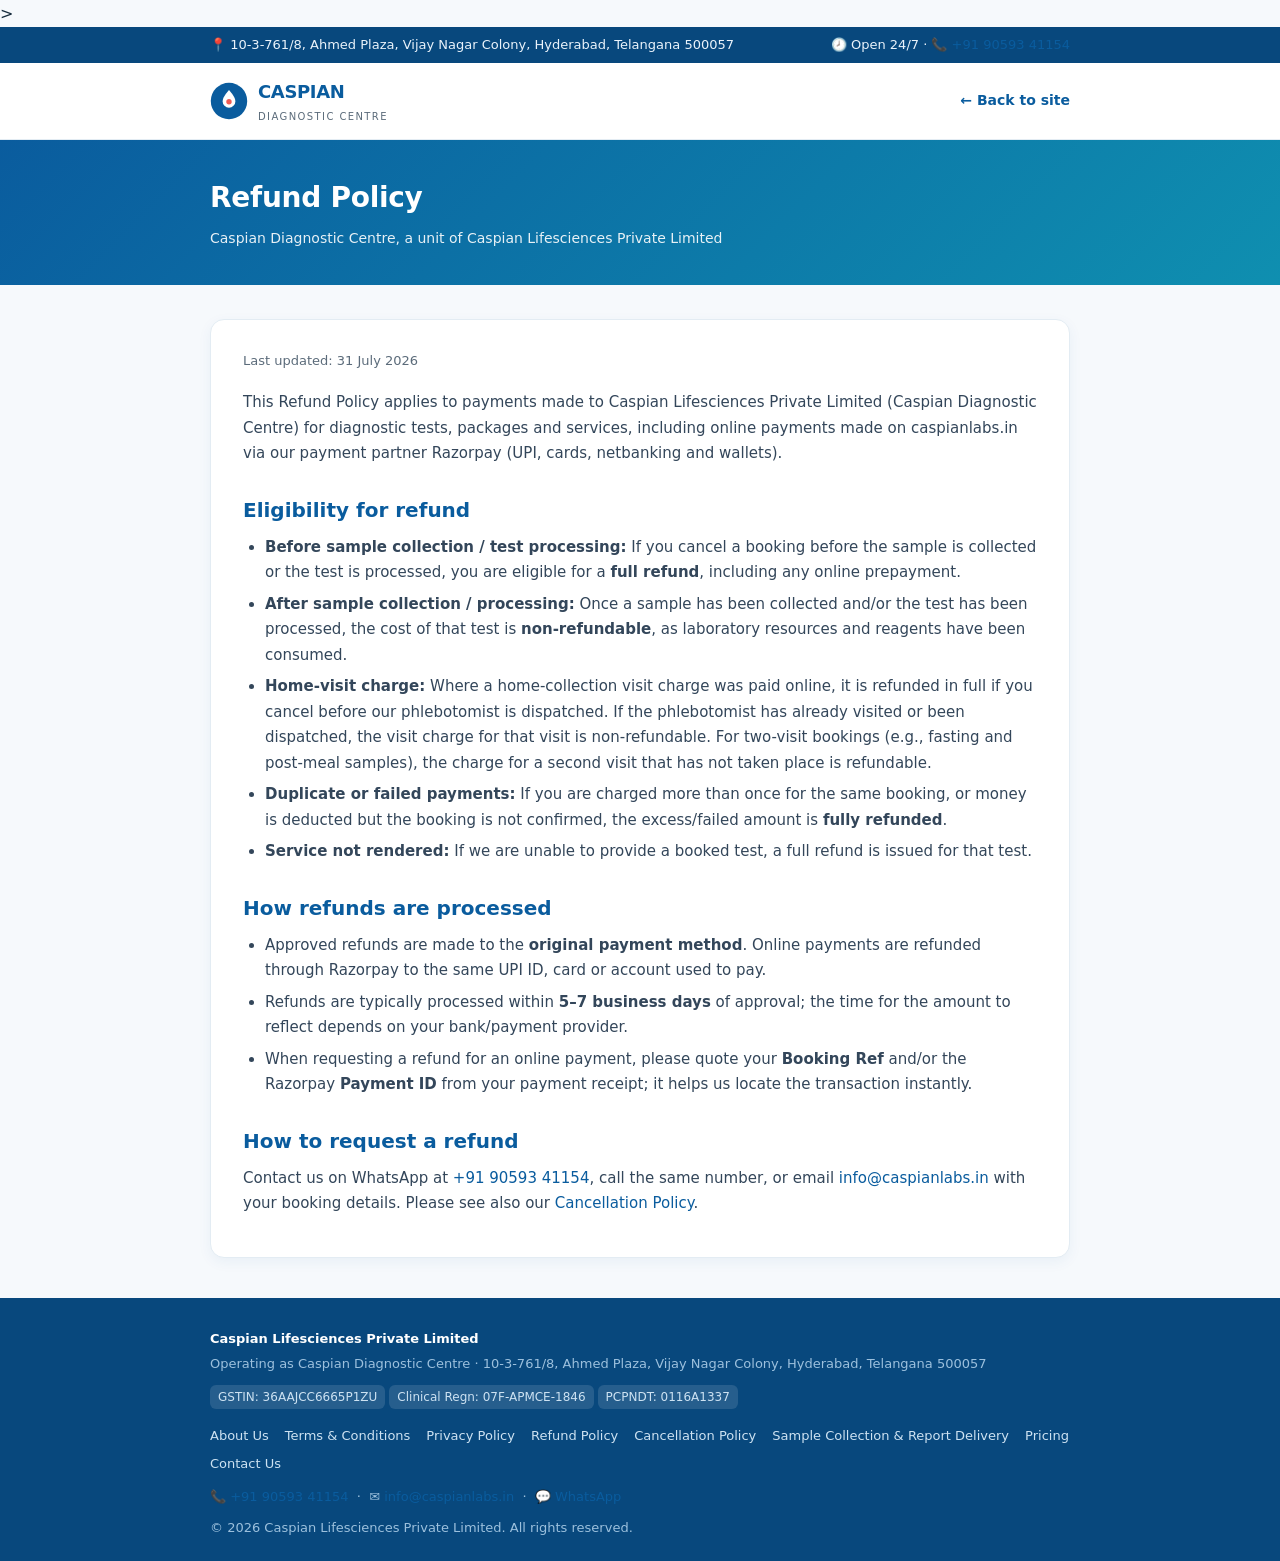
<file: refund.html>
<!DOCTYPE html><html lang="en"><head><meta charset="UTF-8">
<meta name="viewport" content="width=device-width, initial-scale=1.0">
<title>Refund Policy · Caspian Diagnostic Centre</title>
<meta name="description" content="Refund Policy: Caspian Diagnostic Centre, a unit of Caspian Lifesciences Private Limited, Hyderabad.">
<link rel="canonical" href="https://www.caspianlabs.in/refund.html"
<meta property="og:type" content="website">
<meta property="og:site_name" content="Caspian Diagnostic Centre">
<meta property="og:title" content="Refund Policy · Caspian Diagnostic Centre">
<meta property="og:description" content="Refund Policy: Caspian Diagnostic Centre, a unit of Caspian Lifesciences Private Limited, Hyderabad.">
<meta property="og:url" content="https://www.caspianlabs.in/refund.html">
<meta property="og:image" content="https://www.caspianlabs.in/ogimage.png">
<meta property="og:image:width" content="1200">
<meta property="og:image:height" content="630">
<meta name="twitter:card" content="summary_large_image">>
<style>
:root{--blue:#0A5C9E;--blue-dark:#08487d;--teal:#F25C54;--ink:#152b3c;--muted:#5b6b7a;--line:#e3ecf3;--bg:#f6f9fc}
*{box-sizing:border-box;margin:0;padding:0}
body{font-family:'Segoe UI',system-ui,-apple-system,Roboto,Arial,sans-serif;color:var(--ink);line-height:1.7;background:var(--bg)}
a{color:var(--blue);text-decoration:none}a:hover{text-decoration:underline}
.top{background:var(--blue-dark);color:#eaf3fb;font-size:13px;padding:7px 0}
.top .w{max-width:900px;margin:0 auto;padding:0 20px;display:flex;justify-content:space-between;gap:12px;flex-wrap:wrap}
header{background:#fff;border-bottom:1px solid var(--line);position:sticky;top:0;z-index:10}
header .w{max-width:900px;margin:0 auto;padding:14px 20px;display:flex;align-items:center;justify-content:space-between;gap:12px}
.brand{display:flex;align-items:center;gap:10px}
.brand b{color:var(--blue);font-size:18px;font-weight:800;letter-spacing:-.02em}
.brand span{font-size:10px;color:var(--muted);letter-spacing:.14em;text-transform:uppercase;display:block}
.home{font-size:14px;font-weight:600}
.hero{background:linear-gradient(135deg,var(--blue),#0f8fb0);color:#fff;padding:34px 0}
.hero .w{max-width:900px;margin:0 auto;padding:0 20px}
.hero h1{font-size:28px;letter-spacing:-.01em}
.hero p{opacity:.9;font-size:14px;margin-top:6px}
main{max-width:900px;margin:0 auto;padding:34px 20px 10px}
.card{background:#fff;border:1px solid var(--line);border-radius:14px;padding:30px 32px;box-shadow:0 4px 14px rgba(10,92,158,.06)}
main h2{color:var(--blue);font-size:20px;margin:26px 0 8px}
main h2:first-child{margin-top:0}
main p,main li{color:#33465a;font-size:15px;margin-bottom:10px}
main ul{padding-left:22px;margin-bottom:10px}
main li{margin-bottom:6px}
.upd{color:var(--muted);font-size:13px;margin-bottom:18px}
.box{background:#eaf3fb;border:1px solid #cfe1f1;border-radius:10px;padding:14px 18px;margin:16px 0;font-size:14px}
table.kv{width:100%;border-collapse:collapse;margin:10px 0}
table.kv td{border:1px solid var(--line);padding:9px 12px;font-size:14px;vertical-align:top}
table.kv td:first-child{background:#f2f8fd;font-weight:600;width:38%;color:var(--ink)}
footer{background:var(--blue-dark);color:#cde2f2;margin-top:30px;padding:30px 0 22px;font-size:13px}
footer .w{max-width:900px;margin:0 auto;padding:0 20px}
footer .legal{color:#fff;font-weight:700;margin-bottom:4px}
footer .links{display:flex;flex-wrap:wrap;gap:6px 16px;margin:14px 0 12px}
footer .links a{color:#cde2f2}
footer .fine{color:#9cc0dd;line-height:1.6}
.pill{display:inline-block;background:rgba(255,255,255,.12);border-radius:6px;padding:2px 8px;margin:2px 4px 2px 0;font-size:12px}
</style></head><body>
<div class="top"><div class="w"><span>📍 10-3-761/8, Ahmed Plaza, Vijay Nagar Colony, Hyderabad, Telangana 500057</span><span>🕗 Open 24/7 · 📞 <a href="tel:+919059341154">+91 90593 41154</a></span></div></div>
<header><div class="w">
  <a class="brand" href="index.html"><svg width="38" height="38" viewBox="0 0 48 48"><circle cx="24" cy="24" r="23" fill="#0A5C9E"/><path d="M24 10c5 6 8 10 8 14.5A8 8 0 0 1 16 24.5C16 20 19 16 24 10Z" fill="#fff"/><circle cx="24" cy="25" r="3.4" fill="#F25C54"/></svg><span><b>Caspian</b><span>Diagnostic Centre</span></span></a>
  <a class="home" href="index.html">&larr; Back to site</a>
</div></header>
<div class="hero"><div class="w"><h1>Refund Policy</h1><p>Caspian Diagnostic Centre, a unit of Caspian Lifesciences Private Limited</p></div></div>
<main><div class="card"><div class="upd">Last updated: 31 July 2026</div>

<p>This Refund Policy applies to payments made to Caspian Lifesciences Private Limited (Caspian Diagnostic Centre) for diagnostic tests, packages and services, including online payments made on caspianlabs.in via our payment partner Razorpay (UPI, cards, netbanking and wallets).</p>
<h2>Eligibility for refund</h2>
<ul><li><b>Before sample collection / test processing:</b> If you cancel a booking before the sample is collected or the test is processed, you are eligible for a <b>full refund</b>, including any online prepayment.</li><li><b>After sample collection / processing:</b> Once a sample has been collected and/or the test has been processed, the cost of that test is <b>non-refundable</b>, as laboratory resources and reagents have been consumed.</li><li><b>Home-visit charge:</b> Where a home-collection visit charge was paid online, it is refunded in full if you cancel before our phlebotomist is dispatched. If the phlebotomist has already visited or been dispatched, the visit charge for that visit is non-refundable. For two-visit bookings (e.g., fasting and post-meal samples), the charge for a second visit that has not taken place is refundable.</li><li><b>Duplicate or failed payments:</b> If you are charged more than once for the same booking, or money is deducted but the booking is not confirmed, the excess/failed amount is <b>fully refunded</b>.</li><li><b>Service not rendered:</b> If we are unable to provide a booked test, a full refund is issued for that test.</li></ul>
<h2>How refunds are processed</h2>
<ul><li>Approved refunds are made to the <b>original payment method</b>. Online payments are refunded through Razorpay to the same UPI ID, card or account used to pay.</li><li>Refunds are typically processed within <b>5–7 business days</b> of approval; the time for the amount to reflect depends on your bank/payment provider.</li><li>When requesting a refund for an online payment, please quote your <b>Booking Ref</b> and/or the Razorpay <b>Payment ID</b> from your payment receipt; it helps us locate the transaction instantly.</li></ul>
<h2>How to request a refund</h2>
<p>Contact us on WhatsApp at <a href="tel:+919059341154">+91 90593 41154</a>, call the same number, or email <a href="mailto:info@caspianlabs.in">info@caspianlabs.in</a> with your booking details. Please see also our <a href="cancellation.html">Cancellation Policy</a>.</p>

</div></main>
<footer><div class="w">
  <div class="legal">Caspian Lifesciences Private Limited</div>
  <div class="fine">Operating as Caspian Diagnostic Centre · 10-3-761/8, Ahmed Plaza, Vijay Nagar Colony, Hyderabad, Telangana 500057</div>
  <div style="margin-top:8px">
    <span class="pill">GSTIN: 36AAJCC6665P1ZU</span><span class="pill">Clinical Regn: 07F-APMCE-1846</span><span class="pill">PCPNDT: 0116A1337</span>
  </div>
  <div class="links"><a href="about.html">About Us</a><a href="terms.html">Terms & Conditions</a><a href="privacy.html">Privacy Policy</a><a href="refund.html">Refund Policy</a><a href="cancellation.html">Cancellation Policy</a><a href="shipping.html">Sample Collection &amp; Report Delivery</a><a href="pricing.html">Pricing</a><a href="contact.html">Contact Us</a></div>
  <div class="fine">📞 <a href="tel:+919059341154">+91 90593 41154</a> &nbsp;·&nbsp; ✉️ <a href="mailto:info@caspianlabs.in">info@caspianlabs.in</a> &nbsp;·&nbsp; 💬 <a href="https://wa.me/919059341154">WhatsApp</a></div>
  <div class="fine" style="margin-top:10px">© 2026 Caspian Lifesciences Private Limited. All rights reserved.</div>
</div></footer>
<script src="/assets/clarity.js?v=1" defer></script>
<script src=https://www.caspianhealthcare.in/forms-capture.js defer></script>
</body></html>
</file>
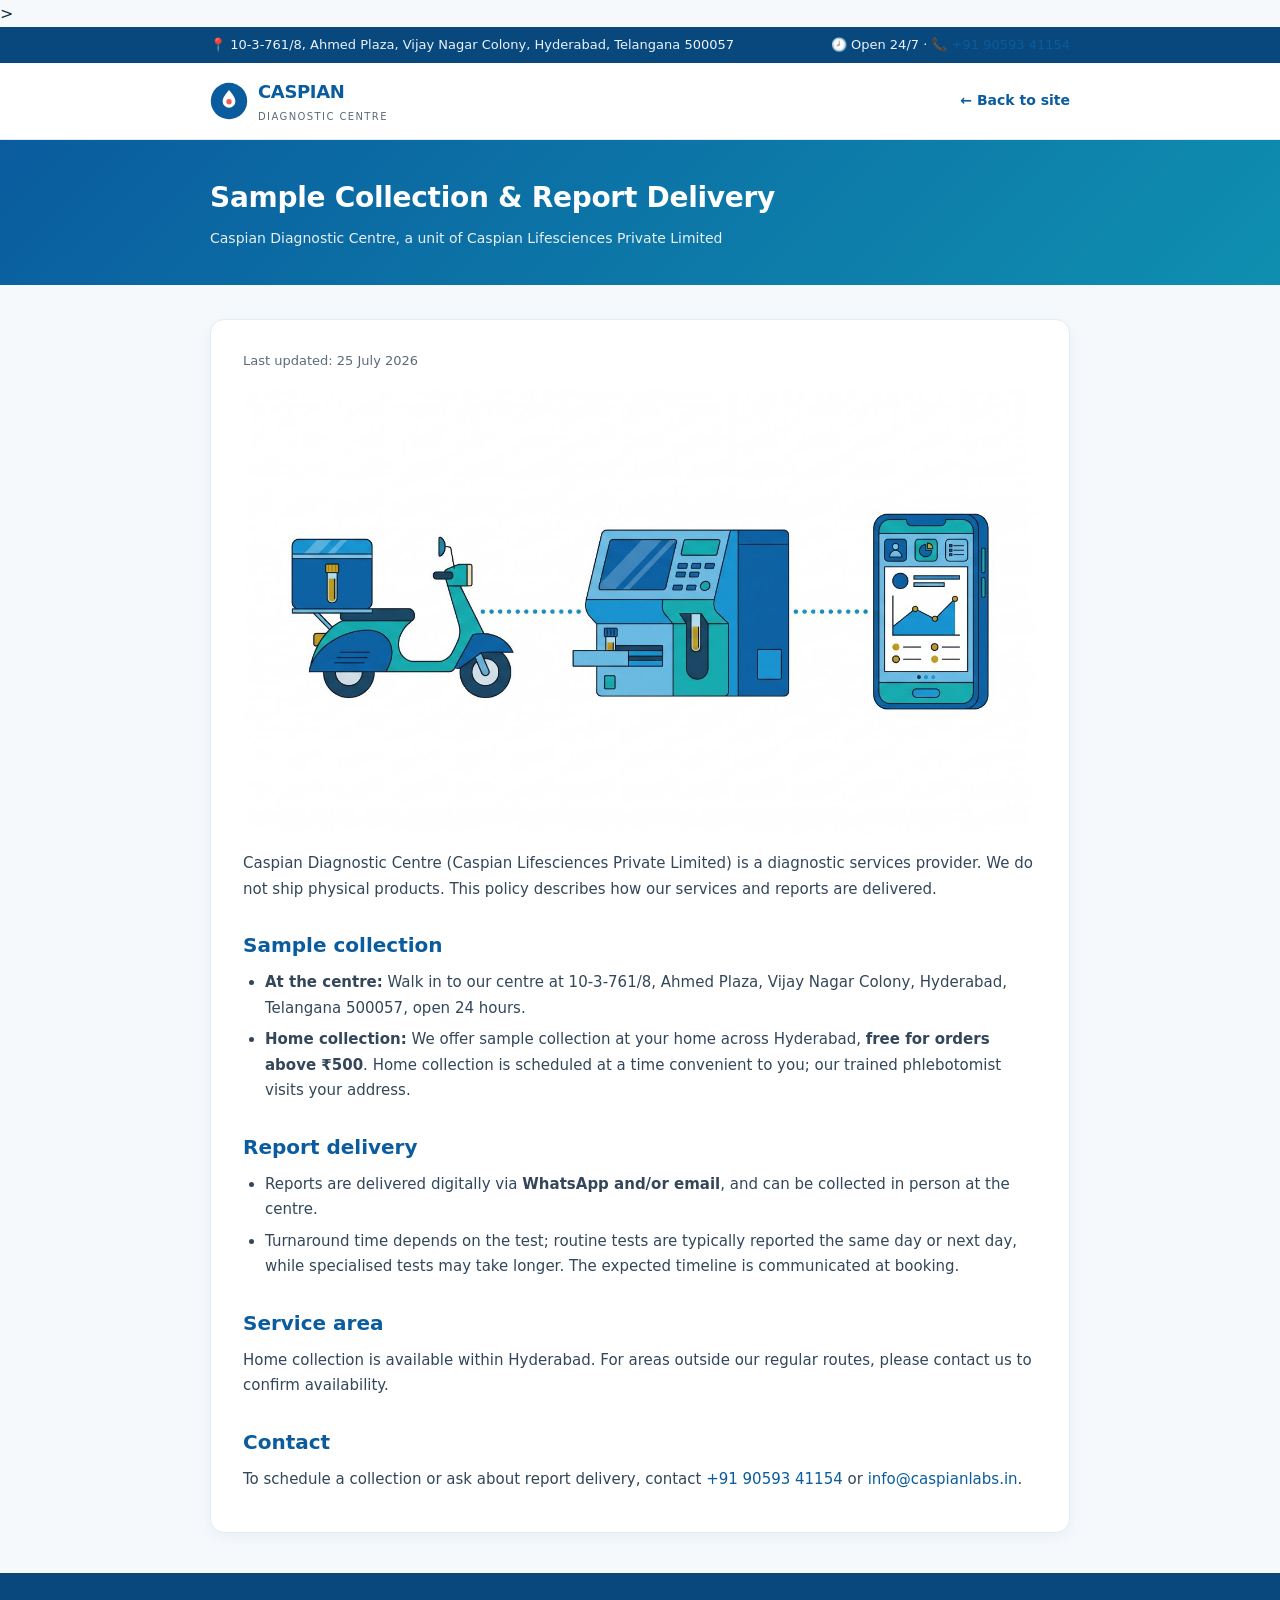
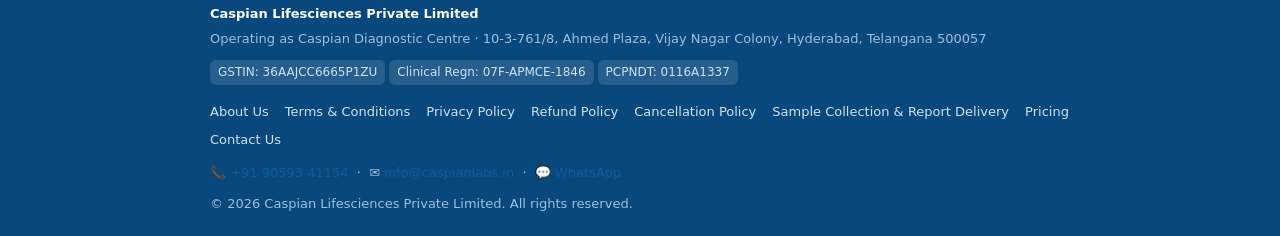
<file: shipping.html>
<!DOCTYPE html><html lang="en"><head><meta charset="UTF-8">
<meta name="viewport" content="width=device-width, initial-scale=1.0">
<title>Sample Collection & Report Delivery · Caspian Diagnostic Centre</title>
<meta name="description" content="Sample Collection & Report Delivery: how samples are collected and reports are delivered by Caspian Diagnostic Centre, a unit of Caspian Lifesciences Private Limited, Hyderabad.">
<link rel="canonical" href="https://www.caspianlabs.in/shipping.html"
<meta property="og:type" content="website">
<meta property="og:site_name" content="Caspian Diagnostic Centre">
<meta property="og:title" content="Sample Collection & Report Delivery · Caspian Diagnostic Centre">
<meta property="og:description" content="Sample Collection & Report Delivery: how samples are collected and reports are delivered by Caspian Diagnostic Centre, a unit of Caspian Lifesciences Private Limited, Hyderabad.">
<meta property="og:url" content="https://www.caspianlabs.in/shipping.html">
<meta property="og:image" content="https://www.caspianlabs.in/ogimage.png">
<meta property="og:image:width" content="1200">
<meta property="og:image:height" content="630">
<meta name="twitter:card" content="summary_large_image">>
<style>
:root{--blue:#0A5C9E;--blue-dark:#08487d;--teal:#F25C54;--ink:#152b3c;--muted:#5b6b7a;--line:#e3ecf3;--bg:#f6f9fc}
*{box-sizing:border-box;margin:0;padding:0}
body{font-family:'Segoe UI',system-ui,-apple-system,Roboto,Arial,sans-serif;color:var(--ink);line-height:1.7;background:var(--bg)}
a{color:var(--blue);text-decoration:none}a:hover{text-decoration:underline}
.top{background:var(--blue-dark);color:#eaf3fb;font-size:13px;padding:7px 0}
.top .w{max-width:900px;margin:0 auto;padding:0 20px;display:flex;justify-content:space-between;gap:12px;flex-wrap:wrap}
header{background:#fff;border-bottom:1px solid var(--line);position:sticky;top:0;z-index:10}
header .w{max-width:900px;margin:0 auto;padding:14px 20px;display:flex;align-items:center;justify-content:space-between;gap:12px}
.brand{display:flex;align-items:center;gap:10px}
.brand b{color:var(--blue);font-size:18px;font-weight:800;letter-spacing:-.02em}
.brand span{font-size:10px;color:var(--muted);letter-spacing:.14em;text-transform:uppercase;display:block}
.home{font-size:14px;font-weight:600}
.hero{background:linear-gradient(135deg,var(--blue),#0f8fb0);color:#fff;padding:34px 0}
.hero .w{max-width:900px;margin:0 auto;padding:0 20px}
.hero h1{font-size:28px;letter-spacing:-.01em}
.hero p{opacity:.9;font-size:14px;margin-top:6px}
main{max-width:900px;margin:0 auto;padding:34px 20px 10px}
.card{background:#fff;border:1px solid var(--line);border-radius:14px;padding:30px 32px;box-shadow:0 4px 14px rgba(10,92,158,.06)}
main h2{color:var(--blue);font-size:20px;margin:26px 0 8px}
main h2:first-child{margin-top:0}
main p,main li{color:#33465a;font-size:15px;margin-bottom:10px}
main ul{padding-left:22px;margin-bottom:10px}
main li{margin-bottom:6px}
.upd{color:var(--muted);font-size:13px;margin-bottom:18px}
.box{background:#eaf3fb;border:1px solid #cfe1f1;border-radius:10px;padding:14px 18px;margin:16px 0;font-size:14px}
table.kv{width:100%;border-collapse:collapse;margin:10px 0}
table.kv td{border:1px solid var(--line);padding:9px 12px;font-size:14px;vertical-align:top}
table.kv td:first-child{background:#f2f8fd;font-weight:600;width:38%;color:var(--ink)}
footer{background:var(--blue-dark);color:#cde2f2;margin-top:30px;padding:30px 0 22px;font-size:13px}
footer .w{max-width:900px;margin:0 auto;padding:0 20px}
footer .legal{color:#fff;font-weight:700;margin-bottom:4px}
footer .links{display:flex;flex-wrap:wrap;gap:6px 16px;margin:14px 0 12px}
footer .links a{color:#cde2f2}
footer .fine{color:#9cc0dd;line-height:1.6}
.pill{display:inline-block;background:rgba(255,255,255,.12);border-radius:6px;padding:2px 8px;margin:2px 4px 2px 0;font-size:12px}
</style></head><body>
<div class="top"><div class="w"><span>📍 10-3-761/8, Ahmed Plaza, Vijay Nagar Colony, Hyderabad, Telangana 500057</span><span>🕗 Open 24/7 · 📞 <a href="tel:+919059341154">+91 90593 41154</a></span></div></div>
<header><div class="w">
  <a class="brand" href="index.html"><svg width="38" height="38" viewBox="0 0 48 48"><circle cx="24" cy="24" r="23" fill="#0A5C9E"/><path d="M24 10c5 6 8 10 8 14.5A8 8 0 0 1 16 24.5C16 20 19 16 24 10Z" fill="#fff"/><circle cx="24" cy="25" r="3.4" fill="#F25C54"/></svg><span><b>Caspian</b><span>Diagnostic Centre</span></span></a>
  <a class="home" href="index.html">&larr; Back to site</a>
</div></header>
<div class="hero"><div class="w"><h1>Sample Collection &amp; Report Delivery</h1><p>Caspian Diagnostic Centre, a unit of Caspian Lifesciences Private Limited</p></div></div>
<main><div class="card"><div class="upd">Last updated: 25 July 2026</div>

<figure style="margin:0 0 18px"><img src="/illus/sample-journey.jpg" alt="Illustration: a sample travels by scooter in a cool box to the lab analyser, and the report reaches your phone" width="1400" height="781" decoding="async" style="width:100%;height:auto;border-radius:12px;display:block"></figure>

<p>Caspian Diagnostic Centre (Caspian Lifesciences Private Limited) is a diagnostic services provider. We do not ship physical products. This policy describes how our services and reports are delivered.</p>
<h2>Sample collection</h2>
<ul><li><b>At the centre:</b> Walk in to our centre at 10-3-761/8, Ahmed Plaza, Vijay Nagar Colony, Hyderabad, Telangana 500057, open 24 hours.</li><li><b>Home collection:</b> We offer sample collection at your home across Hyderabad, <b>free for orders above &#8377;500</b>. Home collection is scheduled at a time convenient to you; our trained phlebotomist visits your address.</li></ul>
<h2>Report delivery</h2>
<ul><li>Reports are delivered digitally via <b>WhatsApp and/or email</b>, and can be collected in person at the centre.</li><li>Turnaround time depends on the test; routine tests are typically reported the same day or next day, while specialised tests may take longer. The expected timeline is communicated at booking.</li></ul>
<h2>Service area</h2>
<p>Home collection is available within Hyderabad. For areas outside our regular routes, please contact us to confirm availability.</p>
<h2>Contact</h2>
<p>To schedule a collection or ask about report delivery, contact <a href="tel:+919059341154">+91 90593 41154</a> or <a href="mailto:info@caspianlabs.in">info@caspianlabs.in</a>.</p>

</div></main>
<footer><div class="w">
  <div class="legal">Caspian Lifesciences Private Limited</div>
  <div class="fine">Operating as Caspian Diagnostic Centre · 10-3-761/8, Ahmed Plaza, Vijay Nagar Colony, Hyderabad, Telangana 500057</div>
  <div style="margin-top:8px">
    <span class="pill">GSTIN: 36AAJCC6665P1ZU</span><span class="pill">Clinical Regn: 07F-APMCE-1846</span><span class="pill">PCPNDT: 0116A1337</span>
  </div>
  <div class="links"><a href="about.html">About Us</a><a href="terms.html">Terms & Conditions</a><a href="privacy.html">Privacy Policy</a><a href="refund.html">Refund Policy</a><a href="cancellation.html">Cancellation Policy</a><a href="shipping.html">Sample Collection &amp; Report Delivery</a><a href="pricing.html">Pricing</a><a href="contact.html">Contact Us</a></div>
  <div class="fine">📞 <a href="tel:+919059341154">+91 90593 41154</a> &nbsp;·&nbsp; ✉️ <a href="mailto:info@caspianlabs.in">info@caspianlabs.in</a> &nbsp;·&nbsp; 💬 <a href="https://wa.me/919059341154">WhatsApp</a></div>
  <div class="fine" style="margin-top:10px">© 2026 Caspian Lifesciences Private Limited. All rights reserved.</div>
</div></footer>
<script src="/assets/clarity.js?v=1" defer></script>
<script src=https://www.caspianhealthcare.in/forms-capture.js defer></script>
</body></html>
</file>
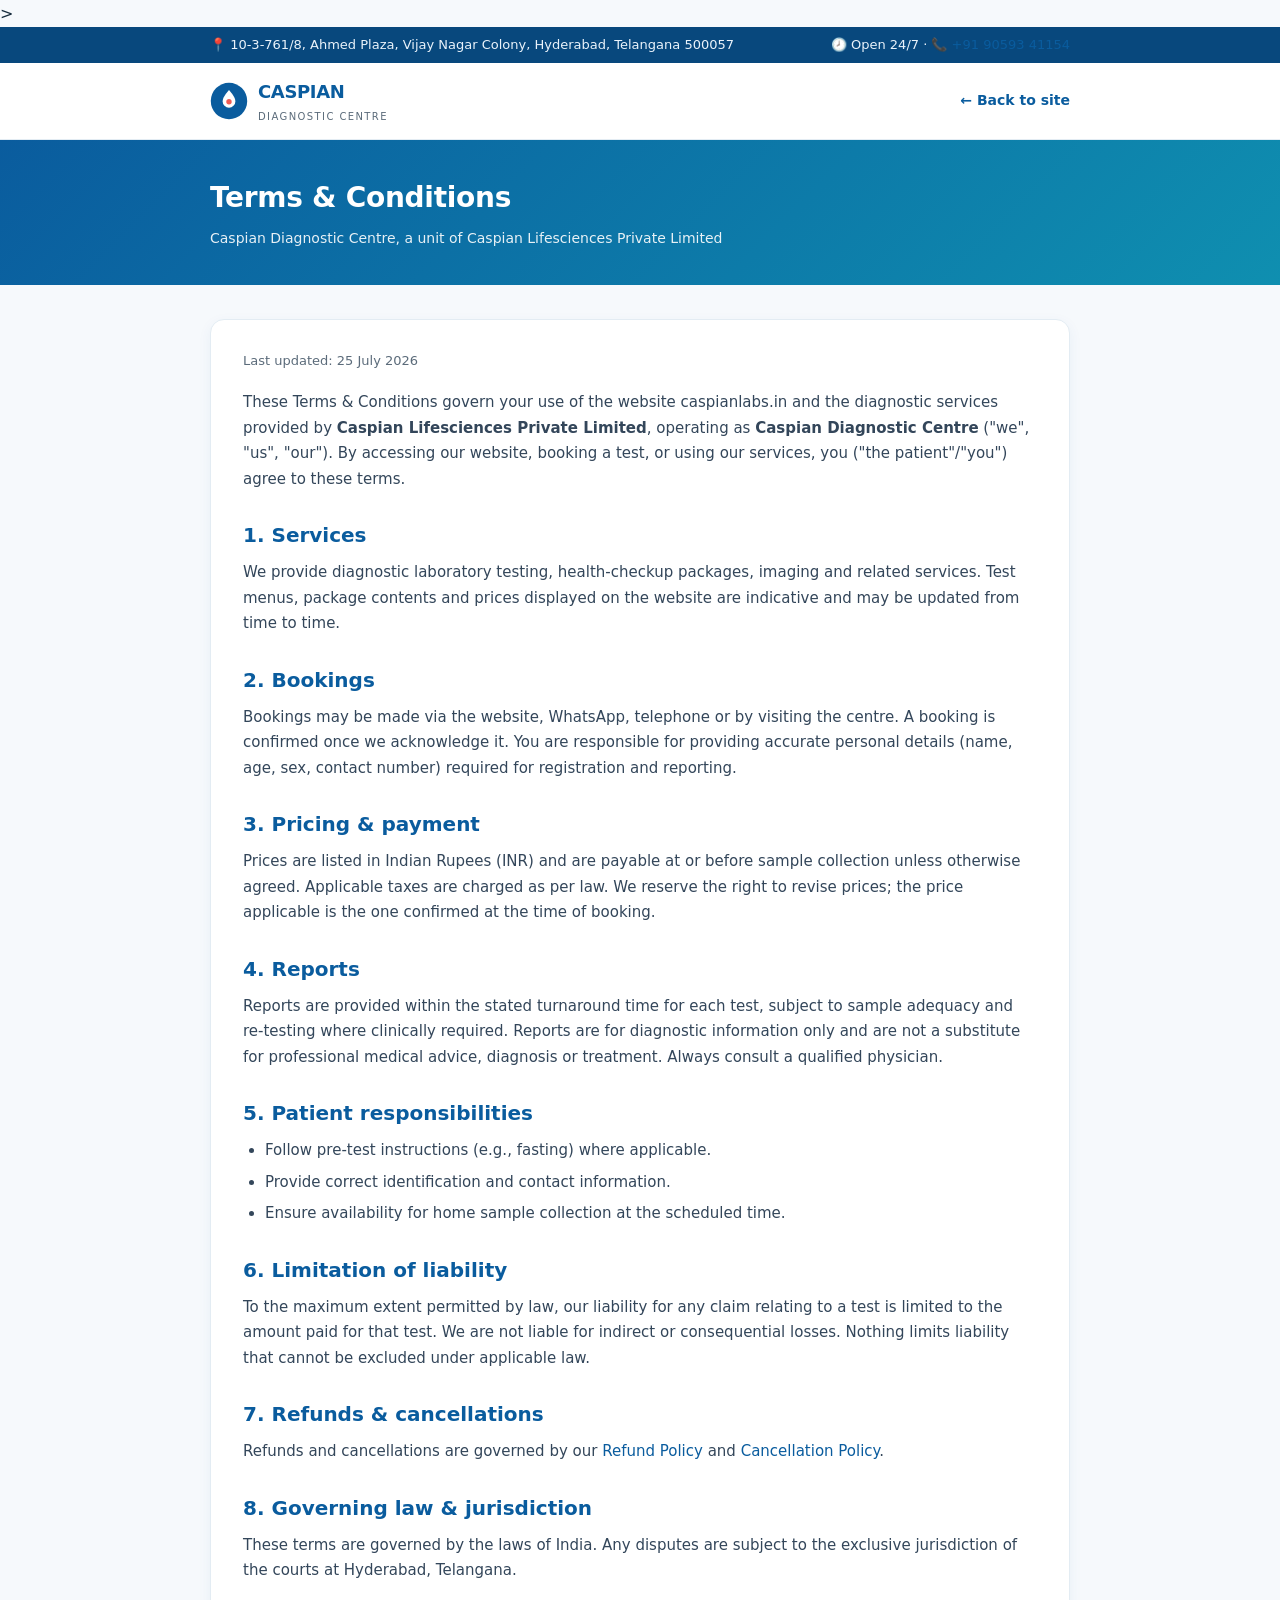
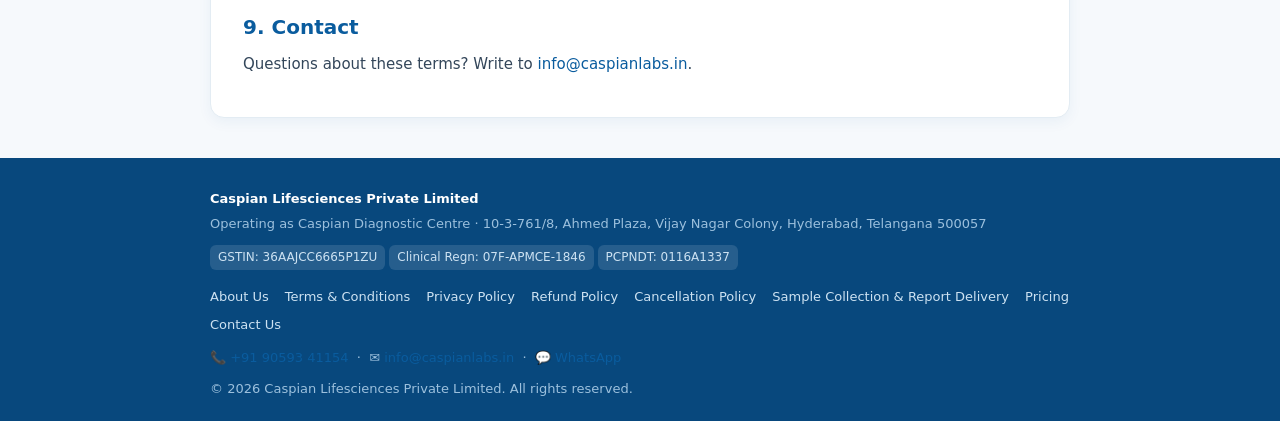
<file: terms.html>
<!DOCTYPE html><html lang="en"><head><meta charset="UTF-8">
<meta name="viewport" content="width=device-width, initial-scale=1.0">
<title>Terms & Conditions · Caspian Diagnostic Centre</title>
<meta name="description" content="Terms & Conditions: Caspian Diagnostic Centre, a unit of Caspian Lifesciences Private Limited, Hyderabad.">
<link rel="canonical" href="https://www.caspianlabs.in/terms.html"
<meta property="og:type" content="website">
<meta property="og:site_name" content="Caspian Diagnostic Centre">
<meta property="og:title" content="Terms & Conditions · Caspian Diagnostic Centre">
<meta property="og:description" content="Terms & Conditions: Caspian Diagnostic Centre, a unit of Caspian Lifesciences Private Limited, Hyderabad.">
<meta property="og:url" content="https://www.caspianlabs.in/terms.html">
<meta property="og:image" content="https://www.caspianlabs.in/ogimage.png">
<meta property="og:image:width" content="1200">
<meta property="og:image:height" content="630">
<meta name="twitter:card" content="summary_large_image">>
<style>
:root{--blue:#0A5C9E;--blue-dark:#08487d;--teal:#F25C54;--ink:#152b3c;--muted:#5b6b7a;--line:#e3ecf3;--bg:#f6f9fc}
*{box-sizing:border-box;margin:0;padding:0}
body{font-family:'Segoe UI',system-ui,-apple-system,Roboto,Arial,sans-serif;color:var(--ink);line-height:1.7;background:var(--bg)}
a{color:var(--blue);text-decoration:none}a:hover{text-decoration:underline}
.top{background:var(--blue-dark);color:#eaf3fb;font-size:13px;padding:7px 0}
.top .w{max-width:900px;margin:0 auto;padding:0 20px;display:flex;justify-content:space-between;gap:12px;flex-wrap:wrap}
header{background:#fff;border-bottom:1px solid var(--line);position:sticky;top:0;z-index:10}
header .w{max-width:900px;margin:0 auto;padding:14px 20px;display:flex;align-items:center;justify-content:space-between;gap:12px}
.brand{display:flex;align-items:center;gap:10px}
.brand b{color:var(--blue);font-size:18px;font-weight:800;letter-spacing:-.02em}
.brand span{font-size:10px;color:var(--muted);letter-spacing:.14em;text-transform:uppercase;display:block}
.home{font-size:14px;font-weight:600}
.hero{background:linear-gradient(135deg,var(--blue),#0f8fb0);color:#fff;padding:34px 0}
.hero .w{max-width:900px;margin:0 auto;padding:0 20px}
.hero h1{font-size:28px;letter-spacing:-.01em}
.hero p{opacity:.9;font-size:14px;margin-top:6px}
main{max-width:900px;margin:0 auto;padding:34px 20px 10px}
.card{background:#fff;border:1px solid var(--line);border-radius:14px;padding:30px 32px;box-shadow:0 4px 14px rgba(10,92,158,.06)}
main h2{color:var(--blue);font-size:20px;margin:26px 0 8px}
main h2:first-child{margin-top:0}
main p,main li{color:#33465a;font-size:15px;margin-bottom:10px}
main ul{padding-left:22px;margin-bottom:10px}
main li{margin-bottom:6px}
.upd{color:var(--muted);font-size:13px;margin-bottom:18px}
.box{background:#eaf3fb;border:1px solid #cfe1f1;border-radius:10px;padding:14px 18px;margin:16px 0;font-size:14px}
table.kv{width:100%;border-collapse:collapse;margin:10px 0}
table.kv td{border:1px solid var(--line);padding:9px 12px;font-size:14px;vertical-align:top}
table.kv td:first-child{background:#f2f8fd;font-weight:600;width:38%;color:var(--ink)}
footer{background:var(--blue-dark);color:#cde2f2;margin-top:30px;padding:30px 0 22px;font-size:13px}
footer .w{max-width:900px;margin:0 auto;padding:0 20px}
footer .legal{color:#fff;font-weight:700;margin-bottom:4px}
footer .links{display:flex;flex-wrap:wrap;gap:6px 16px;margin:14px 0 12px}
footer .links a{color:#cde2f2}
footer .fine{color:#9cc0dd;line-height:1.6}
.pill{display:inline-block;background:rgba(255,255,255,.12);border-radius:6px;padding:2px 8px;margin:2px 4px 2px 0;font-size:12px}
</style></head><body>
<div class="top"><div class="w"><span>📍 10-3-761/8, Ahmed Plaza, Vijay Nagar Colony, Hyderabad, Telangana 500057</span><span>🕗 Open 24/7 · 📞 <a href="tel:+919059341154">+91 90593 41154</a></span></div></div>
<header><div class="w">
  <a class="brand" href="index.html"><svg width="38" height="38" viewBox="0 0 48 48"><circle cx="24" cy="24" r="23" fill="#0A5C9E"/><path d="M24 10c5 6 8 10 8 14.5A8 8 0 0 1 16 24.5C16 20 19 16 24 10Z" fill="#fff"/><circle cx="24" cy="25" r="3.4" fill="#F25C54"/></svg><span><b>Caspian</b><span>Diagnostic Centre</span></span></a>
  <a class="home" href="index.html">&larr; Back to site</a>
</div></header>
<div class="hero"><div class="w"><h1>Terms & Conditions</h1><p>Caspian Diagnostic Centre, a unit of Caspian Lifesciences Private Limited</p></div></div>
<main><div class="card"><div class="upd">Last updated: 25 July 2026</div>

<p>These Terms &amp; Conditions govern your use of the website caspianlabs.in and the diagnostic services provided by <b>Caspian Lifesciences Private Limited</b>, operating as <b>Caspian Diagnostic Centre</b> ("we", "us", "our"). By accessing our website, booking a test, or using our services, you ("the patient"/"you") agree to these terms.</p>
<h2>1. Services</h2>
<p>We provide diagnostic laboratory testing, health-checkup packages, imaging and related services. Test menus, package contents and prices displayed on the website are indicative and may be updated from time to time.</p>
<h2>2. Bookings</h2>
<p>Bookings may be made via the website, WhatsApp, telephone or by visiting the centre. A booking is confirmed once we acknowledge it. You are responsible for providing accurate personal details (name, age, sex, contact number) required for registration and reporting.</p>
<h2>3. Pricing &amp; payment</h2>
<p>Prices are listed in Indian Rupees (INR) and are payable at or before sample collection unless otherwise agreed. Applicable taxes are charged as per law. We reserve the right to revise prices; the price applicable is the one confirmed at the time of booking.</p>
<h2>4. Reports</h2>
<p>Reports are provided within the stated turnaround time for each test, subject to sample adequacy and re-testing where clinically required. Reports are for diagnostic information only and are not a substitute for professional medical advice, diagnosis or treatment. Always consult a qualified physician.</p>
<h2>5. Patient responsibilities</h2>
<ul><li>Follow pre-test instructions (e.g., fasting) where applicable.</li><li>Provide correct identification and contact information.</li><li>Ensure availability for home sample collection at the scheduled time.</li></ul>
<h2>6. Limitation of liability</h2>
<p>To the maximum extent permitted by law, our liability for any claim relating to a test is limited to the amount paid for that test. We are not liable for indirect or consequential losses. Nothing limits liability that cannot be excluded under applicable law.</p>
<h2>7. Refunds &amp; cancellations</h2>
<p>Refunds and cancellations are governed by our <a href="refund.html">Refund Policy</a> and <a href="cancellation.html">Cancellation Policy</a>.</p>
<h2>8. Governing law &amp; jurisdiction</h2>
<p>These terms are governed by the laws of India. Any disputes are subject to the exclusive jurisdiction of the courts at Hyderabad, Telangana.</p>
<h2>9. Contact</h2>
<p>Questions about these terms? Write to <a href="mailto:info@caspianlabs.in">info@caspianlabs.in</a>.</p>

</div></main>
<footer><div class="w">
  <div class="legal">Caspian Lifesciences Private Limited</div>
  <div class="fine">Operating as Caspian Diagnostic Centre · 10-3-761/8, Ahmed Plaza, Vijay Nagar Colony, Hyderabad, Telangana 500057</div>
  <div style="margin-top:8px">
    <span class="pill">GSTIN: 36AAJCC6665P1ZU</span><span class="pill">Clinical Regn: 07F-APMCE-1846</span><span class="pill">PCPNDT: 0116A1337</span>
  </div>
  <div class="links"><a href="about.html">About Us</a><a href="terms.html">Terms & Conditions</a><a href="privacy.html">Privacy Policy</a><a href="refund.html">Refund Policy</a><a href="cancellation.html">Cancellation Policy</a><a href="shipping.html">Sample Collection &amp; Report Delivery</a><a href="pricing.html">Pricing</a><a href="contact.html">Contact Us</a></div>
  <div class="fine">📞 <a href="tel:+919059341154">+91 90593 41154</a> &nbsp;·&nbsp; ✉️ <a href="mailto:info@caspianlabs.in">info@caspianlabs.in</a> &nbsp;·&nbsp; 💬 <a href="https://wa.me/919059341154">WhatsApp</a></div>
  <div class="fine" style="margin-top:10px">© 2026 Caspian Lifesciences Private Limited. All rights reserved.</div>
</div></footer>
<script src="/assets/clarity.js?v=1" defer></script>
<script src=https://www.caspianhealthcare.in/forms-capture.js defer></script>
</body></html>
</file>
<file: assets/t2r.css>
/* Signature scroll moment (Nov 2026): "From a tube to a report you can understand".
   A sample tube on a lab bench; on scroll its label peels away and unfolds into a sample
   smart report card, then the booking button. Everything is scoped under .t2r.
   Default (no JS, or reduced motion) is a flat, readable layout. JS adds .t2r-on to animate. */
.t2r{--hdr:66px;--bar:0px;--ok:#0c776e;--ok-bg:#e3f3f1;--warn:#8f6410;--warn-bg:#fbf0dc;--high:#ad4c3f;--high-bg:#fde8e6;
  position:relative;background:var(--blue-800,#063a66);color:#fff}
.t2r *{box-sizing:border-box}
/* The site sets overflow-x:hidden on html AND body, which turns body into a scroll container and
   stops every position:sticky on the page (the nav's too). clip hides sideways overflow the same
   way without that side effect. Older browsers keep hidden, and t2r.js then keeps the flat layout. */
@supports (overflow-x:clip){html,body{overflow-x:clip}}

/* ---------- flat layout (default) ---------- */
.t2r-stage{position:relative;max-width:1160px;margin:0 auto;padding:40px 22px 56px;display:grid;grid-template-columns:1fr 1fr;gap:28px;align-items:center}
.t2r-photo{margin:0;position:relative;border-radius:16px;overflow:hidden;grid-column:1;grid-row:2}
.t2r-photo img{display:block;width:100%;height:340px;object-fit:cover}
.t2r-photo figcaption{position:absolute;left:10px;bottom:8px;font-size:11.5px;color:#fff;background:rgba(6,58,102,.72);padding:3px 8px;border-radius:6px;letter-spacing:.02em}
.t2r-shade,.t2r-label,.t2r-hint,.t2r-skip,.t2r-replay,.t2r-prog,.t2r-crease{display:none}
.t2r-intro{grid-column:2;grid-row:2}
.t2r-eyebrow{color:#ffb4ae;font-weight:700;font-size:13px;letter-spacing:.14em;text-transform:uppercase;margin-bottom:10px}
.t2r-intro h2{font-size:clamp(28px,3.6vw,44px);line-height:1.15;margin:0 0 14px;color:#fff;letter-spacing:-.015em}
.t2r-intro p{margin:0;font-size:17px;line-height:1.6;color:#dbeafe;max-width:520px}
.t2r-cardwrap{grid-column:1 / -1;display:flex;justify-content:center}

/* ---------- first frame: the page's H1 and actions (v2, Nov 2026) ---------- */
.t2r-hero{grid-column:1 / -1;grid-row:auto;order:-1;max-width:640px}
.t2r-h1{font-size:clamp(28px,3.4vw,44px);line-height:1.15;margin:0 0 12px;color:#fff;letter-spacing:-.015em}
.t2r-sub{margin:0 0 18px;font-size:16px;line-height:1.5;color:#dbeafe}
.t2r-acts{display:flex;flex-wrap:wrap;gap:10px}
.t2r-acts .btn{position:relative;z-index:1;width:auto}
.t2r-call{background:rgba(255,255,255,.12);color:#fff;border-color:rgba(255,255,255,.7)}
.t2r-call:hover{background:rgba(255,255,255,.24)}
.t2r-acts .btn:focus-visible,.t2r-skip:focus-visible,.t2r-replay:focus-visible,.t2r-alt:focus-visible{outline:3px solid #ffd166;outline-offset:3px}
.t2r-cta .btn:focus-visible{outline:3px solid var(--blue,#0A5C9E);outline-offset:3px}


/* ---------- the report card ---------- */
.t2r-card{position:relative;width:min(560px,100%);background:#fff;color:var(--ink,#152b3c);border-radius:16px;box-shadow:0 24px 60px rgba(0,0,0,.35);overflow:hidden;text-align:left}
.t2r-head{display:flex;align-items:center;gap:12px;height:62px;padding:0 16px;background:#fff;border-bottom:2px solid var(--blue,#0A5C9E)}
.t2r-logo{width:92px;height:34px;flex:0 0 92px;background:var(--logo) left center/contain no-repeat}
.t2r-ht{flex:1;min-width:0;line-height:1.2}
.t2r-ht b{display:block;font-size:14px;color:var(--blue,#0A5C9E)}
.t2r-ht span{font-size:12px;color:var(--muted,#5b6b7a)}
.t2r-code{flex:0 0 64px;height:30px;background:repeating-linear-gradient(90deg,#152b3c 0 2px,transparent 2px 4px,#152b3c 4px 5px,transparent 5px 8px,#152b3c 8px 11px,transparent 11px 12px)}
.t2r-body{padding:14px 18px 18px}
.t2r-sample{display:flex;flex-wrap:wrap;align-items:center;justify-content:space-between;gap:6px 10px;margin-bottom:10px}
.t2r-badge{display:inline-block;font-size:12.5px;font-weight:800;color:var(--high);background:var(--high-bg);border:1.5px dashed var(--high);border-radius:8px;padding:4px 9px;letter-spacing:.01em}
.t2r-who{font-size:12px;color:var(--muted,#5b6b7a)}
.t2r-legend{display:flex;flex-wrap:wrap;gap:4px 14px;margin:0 0 6px;padding:0;list-style:none;font-size:12px;color:var(--muted,#5b6b7a)}
.t2r-legend li{display:inline-flex;align-items:center;gap:6px}
.t2r-legend i{width:12px;height:8px;border-radius:3px;display:inline-block}
.t2r-rows{list-style:none;margin:0;padding:0}
.t2r-row{padding:11px 0;border-top:1px solid var(--line,#e3ecf3)}
.t2r-rtop{display:flex;justify-content:space-between;align-items:baseline;gap:10px}
.t2r-name{font-weight:700;font-size:14.5px;line-height:1.3}
.t2r-name small{display:block;font-weight:500;font-size:12px;color:var(--muted,#5b6b7a)}
.t2r-val{font-weight:800;font-size:18px;white-space:nowrap}
.t2r-val small{font-weight:600;font-size:12px;color:var(--muted,#5b6b7a)}
.t2r-bar{position:relative;display:flex;gap:2px;height:9px;margin:8px 0 7px;border-radius:5px;overflow:visible}
.t2r-bar i{display:block;height:100%}
.t2r-bar i:first-child{border-radius:5px 0 0 5px}.t2r-bar i:last-of-type{border-radius:0 5px 5px 0}
.b-ok{background:#7cc7bd}.b-warn{background:#f0c56c}.b-high{background:#f59a93}
.t2r-legend .b-ok{background:#7cc7bd}.t2r-legend .b-warn{background:#f0c56c}.t2r-legend .b-high{background:#f59a93}
.t2r-pin{position:absolute;top:-5px;left:calc(var(--pos) * 100%);width:4px;height:19px;margin-left:-2px;border-radius:3px;background:var(--ink,#152b3c);box-shadow:0 0 0 2px #fff}
.t2r-rbot{font-size:13.5px;line-height:1.45;color:#33475a}
.t2r-tag{display:inline-block;font-size:11.5px;font-weight:800;border-radius:6px;padding:1px 7px;margin-right:6px;vertical-align:1px}
.t2r-ok .t2r-tag{color:var(--ok);background:var(--ok-bg)}
.t2r-warn .t2r-tag{color:var(--warn);background:var(--warn-bg)}
.t2r-high .t2r-tag{color:var(--high);background:var(--high-bg)}
.t2r-note{font-size:12px;line-height:1.5;color:var(--muted,#5b6b7a);margin:8px 0 12px;padding-top:10px;border-top:1px solid var(--line,#e3ecf3)}
.t2r-cta{display:flex;flex-wrap:wrap;align-items:center;gap:8px 16px}
.t2r-cta .btn{position:relative}
.t2r-cta .t2r-alt{position:relative;font-size:14px;font-weight:600;color:var(--blue,#0A5C9E);text-decoration:underline;text-underline-offset:3px}

@media(max-width:760px){
  .t2r-stage{grid-template-columns:1fr;padding:28px 16px 40px;gap:20px}
  .t2r-photo,.t2r-intro{grid-column:1;grid-row:auto}
  .t2r-photo img{height:260px}
  .t2r-intro p{font-size:15.5px}
}
@media(max-width:420px){
  .t2r-body{padding:12px 14px 14px}
  .t2r-name{font-size:13.5px}.t2r-val{font-size:16px}.t2r-rbot{font-size:13px}
  .t2r-logo{width:78px;flex-basis:78px}.t2r-code{flex-basis:46px}
}

/* ---------- animated mode ---------- */
.t2r.t2r-on{height:360vh}
@media(max-width:760px){.t2r.t2r-on{height:380vh}}
.t2r-on .t2r-stage{position:sticky;top:var(--hdr);height:calc(100vh - var(--hdr));height:calc(100dvh - var(--hdr));max-width:none;margin:0;padding:0;display:block;overflow:hidden;background:#0b2033}
.t2r-on .t2r-photo{position:absolute;inset:0;border-radius:0;overflow:hidden}
.t2r-on .t2r-photo img{transform:scale(var(--zoom,1));transform-origin:40% 70%}
.t2r-on .t2r-photo img{height:100%}
.t2r-on .t2r-photo figcaption{left:12px;top:10px;bottom:auto;z-index:6}
.t2r-on .t2r-shade{display:block;position:absolute;inset:0;pointer-events:none;background:rgba(6,40,70,var(--dim,0))}
.t2r-on .t2r-shade::before{content:"";position:absolute;inset:0;opacity:var(--scrim,1);
  background:linear-gradient(270deg,rgba(6,58,102,.92) 0%,rgba(6,58,102,.8) 42%,rgba(6,58,102,0) 64%)}
.t2r-on .t2r-intro{position:absolute;z-index:3;right:max(4vw,22px);top:50%;width:min(440px,36vw);transform:translateY(calc(-50% + var(--introy,0px)));opacity:var(--introo,0);visibility:var(--introv,hidden)}
.t2r-on .t2r-hero{position:absolute;z-index:8;right:max(4vw,22px);top:50%;width:min(520px,40vw);max-width:none;transform:translateY(calc(-50% + var(--heroy,0px)));opacity:var(--heroo,1);visibility:var(--herov,visible)}
.t2r-on .t2r-hero .t2r-sub{text-shadow:0 1px 2px rgba(0,0,0,.25)}
.t2r-on .t2r-hint{display:flex;align-items:center;gap:8px;margin-top:22px;font-size:13px;font-weight:700;letter-spacing:.14em;text-transform:uppercase;color:#fff;opacity:var(--hint,1)}
.t2r-on .t2r-hint::after{content:"";width:2px;height:26px;background:linear-gradient(#fff,rgba(255,255,255,0));animation:t2rhint 1.6s ease-in-out infinite}
@keyframes t2rhint{0%,100%{transform:translateY(-4px);opacity:.5}50%{transform:translateY(4px);opacity:1}}
.t2r-on .t2r-skip{display:block;position:absolute;z-index:20;right:12px;top:8px;color:#fff;font-size:12px;font-weight:700;letter-spacing:.14em;text-transform:uppercase;padding:8px 10px;background:rgba(6,58,102,.55);border-radius:8px}
.t2r-on .t2r-skip:hover,.t2r-on .t2r-skip:focus-visible{background:rgba(6,58,102,.9);text-decoration:underline}
.t2r-replay{font:inherit;cursor:pointer;border:0}
.t2r-on .t2r-prog{display:block;position:absolute;z-index:19;left:0;top:0;height:3px;width:100%;background:var(--teal,#F25C54);transform-origin:0 50%;transform:scaleX(var(--p,0))}

/* the label that peels off the tube */
.t2r-on .t2r-label{display:block;position:absolute;left:0;top:0;z-index:4;pointer-events:none;transform-origin:50% 50%;perspective:700px;will-change:transform}
.t2r-lab-in{position:absolute;inset:0;transform-origin:0 50%;transform:rotateY(var(--peel,0deg));border-radius:6px;overflow:hidden;
  box-shadow:0 calc(var(--lift,0) * 18px) calc(var(--lift,0) * 30px + 2px) rgba(0,0,0,calc(.18 + var(--lift,0) * .3))}
.t2r-lab-in .t2r-head{height:100%;border-bottom:0}
.t2r-lab-in .t2r-ht,.t2r-lab-in .t2r-logo{opacity:var(--labtxt,0)}
.t2r-lab-in::after{content:"";position:absolute;inset:0;pointer-events:none;
  background:linear-gradient(90deg,rgba(0,0,0,.12),transparent 30%,transparent 62%,rgba(255,255,255,.55) 78%,rgba(0,0,0,.16));opacity:var(--curl,.6)}
.t2r-lab-stripe{position:absolute;left:0;right:0;bottom:0;height:5px;background:var(--blue,#0A5C9E)}

.t2r-on .t2r-cardwrap{position:absolute;z-index:5;left:0;right:0;top:44px;bottom:var(--bar);display:flex;align-items:center;justify-content:center;padding:4px 16px 12px;pointer-events:none}
.t2r-on .t2r-card{pointer-events:auto;visibility:var(--cardv,hidden);clip-path:inset(0 0 var(--clipb,100%) 0 round 16px);-webkit-clip-path:inset(0 0 var(--clipb,100%) 0 round 16px)}
.t2r-on .t2r-crease{display:block;position:absolute;left:0;right:0;height:26px;margin-top:-13px;top:var(--crease,62px);pointer-events:none;opacity:var(--creaseo,0);
  background:linear-gradient(rgba(10,92,158,0),rgba(10,92,158,.16) 48%,rgba(21,43,60,.28) 50%,rgba(10,92,158,0))}
.t2r-on .t2r-row{opacity:var(--k,0);transform:translateY(calc((1 - var(--k,0)) * 10px))}
.t2r-on .t2r-note,.t2r-on .t2r-cta{opacity:var(--ctao,0);transform:translateY(calc((1 - var(--ctao,0)) * 8px))}
.t2r-on .t2r-cta{visibility:var(--ctav,hidden)}

@media(max-width:760px){
  .t2r-on .t2r-shade::before{background:linear-gradient(180deg,rgba(6,58,102,.95) 0%,rgba(6,58,102,.86) 38%,rgba(6,58,102,0) 60%)}
  .t2r-on .t2r-intro{left:16px;right:16px;top:50px;width:auto;transform:translateY(var(--introy,0px))}
  .t2r-on .t2r-hero{left:16px;right:16px;top:46px;width:auto;transform:translateY(var(--heroy,0px))}
  .t2r-on .t2r-h1{font-size:25px;margin-bottom:10px}
  .t2r-on .t2r-sub{font-size:14.5px;margin-bottom:14px}
  .t2r-acts{gap:8px}
  .t2r-acts .btn{padding:11px 16px;font-size:14.5px}
  .t2r-on .t2r-intro h2{font-size:28px;margin-bottom:10px}
  .t2r-on .t2r-intro p{font-size:15px}
  .t2r-on .t2r-hint{margin-top:12px}
  .t2r-on .t2r-cardwrap{padding:2px 12px 10px}
}
/* short screens: tighten the card so it fits without scrolling inside */
@media(max-height:760px){
  .t2r-on .t2r-head{height:52px}
  .t2r-on .t2r-body{padding:10px 14px 12px}
  .t2r-on .t2r-row{padding:7px 0}
  .t2r-on .t2r-bar{margin:6px 0 5px;height:8px}
  .t2r-on .t2r-rbot{font-size:12.5px;line-height:1.4}
  .t2r-on .t2r-note{margin:6px 0 8px;padding-top:7px;font-size:11.5px}
  .t2r-on .t2r-sample{margin-bottom:6px}
  .t2r-on .t2r-cta .btn{padding:10px 18px;font-size:14px}
}
@media(max-height:620px){
  .t2r-on .t2r-legend,.t2r-on .t2r-who{display:none}
  .t2r-on .t2r-rbot{font-size:12px}
}

/* added by t2r.js when the full card would not fit the screen: compact, then scaled if still needed */
:is(.t2r-on,.t2r-seen) .t2r-tight .t2r-head{height:48px}
:is(.t2r-on,.t2r-seen) .t2r-tight .t2r-body{padding:8px 14px 10px}
:is(.t2r-on,.t2r-seen) .t2r-tight .t2r-legend,:is(.t2r-on,.t2r-seen) .t2r-tight .t2r-who{display:none}
:is(.t2r-on,.t2r-seen) .t2r-tight .t2r-name small{display:inline;font-size:11.5px}
:is(.t2r-on,.t2r-seen) .t2r-tight .t2r-name small::before{content:" \00b7  "}
:is(.t2r-on,.t2r-seen) .t2r-tight .t2r-sample{margin-bottom:2px}
:is(.t2r-on,.t2r-seen) .t2r-tight .t2r-row{padding:6px 0}
:is(.t2r-on,.t2r-seen) .t2r-tight .t2r-bar{margin:5px 0 4px;height:7px}
:is(.t2r-on,.t2r-seen) .t2r-tight .t2r-name{font-size:13px}:is(.t2r-on,.t2r-seen) .t2r-tight .t2r-val{font-size:15px}
:is(.t2r-on,.t2r-seen) .t2r-tight .t2r-rbot{font-size:12.5px;line-height:1.35}
:is(.t2r-on,.t2r-seen) .t2r-tight .t2r-note{margin:5px 0 7px;padding-top:6px;font-size:11px;line-height:1.4}
:is(.t2r-on,.t2r-seen) .t2r-tight .t2r-cta .btn{padding:9px 16px;font-size:14px}
:is(.t2r-on,.t2r-seen) .t2r-tight .t2r-cta .t2r-alt{font-size:13px}
.t2r-on .t2r-card{transform-origin:50% 50%;transform:scale(var(--fit,1))}
@media(max-width:640px){.t2r-on .t2r-cta{padding-right:62px}}

/* ---------- return visit (sig-seen-labs set): the end state as one screen, no scroll travel ---------- */
.t2r.t2r-seen{height:auto}
.t2r-seen .t2r-stage{max-width:none;margin:0;min-height:calc(100vh - var(--hdr));min-height:calc(100svh - var(--hdr));padding:56px max(4vw,22px) 40px;
  grid-template-columns:minmax(0,560px) minmax(0,520px);justify-content:center;gap:28px 56px;overflow:hidden;background:#0b2033}
.t2r-seen .t2r-photo{position:absolute;inset:0;border-radius:0;grid-column:auto;grid-row:auto}
.t2r-seen .t2r-photo img{height:100%}
.t2r-seen .t2r-photo figcaption{left:12px;top:10px;bottom:auto;z-index:6}
.t2r-seen .t2r-shade{display:block;position:absolute;inset:0;pointer-events:none;background:rgba(6,40,70,.72)}
.t2r-seen .t2r-intro{display:none}
.t2r-seen .t2r-hero{position:relative;z-index:8;grid-column:2;grid-row:1;order:0;align-self:center}
.t2r-seen .t2r-cardwrap{position:relative;z-index:5;grid-column:1;grid-row:1}
.t2r-seen .t2r-replay{display:block;position:absolute;z-index:20;right:12px;top:8px;color:#fff;font-size:12px;font-weight:700;letter-spacing:.14em;text-transform:uppercase;padding:8px 12px;background:rgba(6,58,102,.75);border-radius:8px}
.t2r-seen .t2r-replay:hover{background:rgba(6,58,102,.95);text-decoration:underline}
@media(max-width:900px){
  .t2r-seen .t2r-stage{grid-template-columns:1fr;padding:48px 16px 28px;gap:20px}
  .t2r-seen .t2r-hero{grid-column:1;grid-row:1}
  .t2r-seen .t2r-cardwrap{grid-column:1;grid-row:2}
  .t2r-seen .t2r-h1{font-size:25px;margin-bottom:10px}
  .t2r-seen .t2r-sub{font-size:14.5px;margin-bottom:14px}
}
</file>
